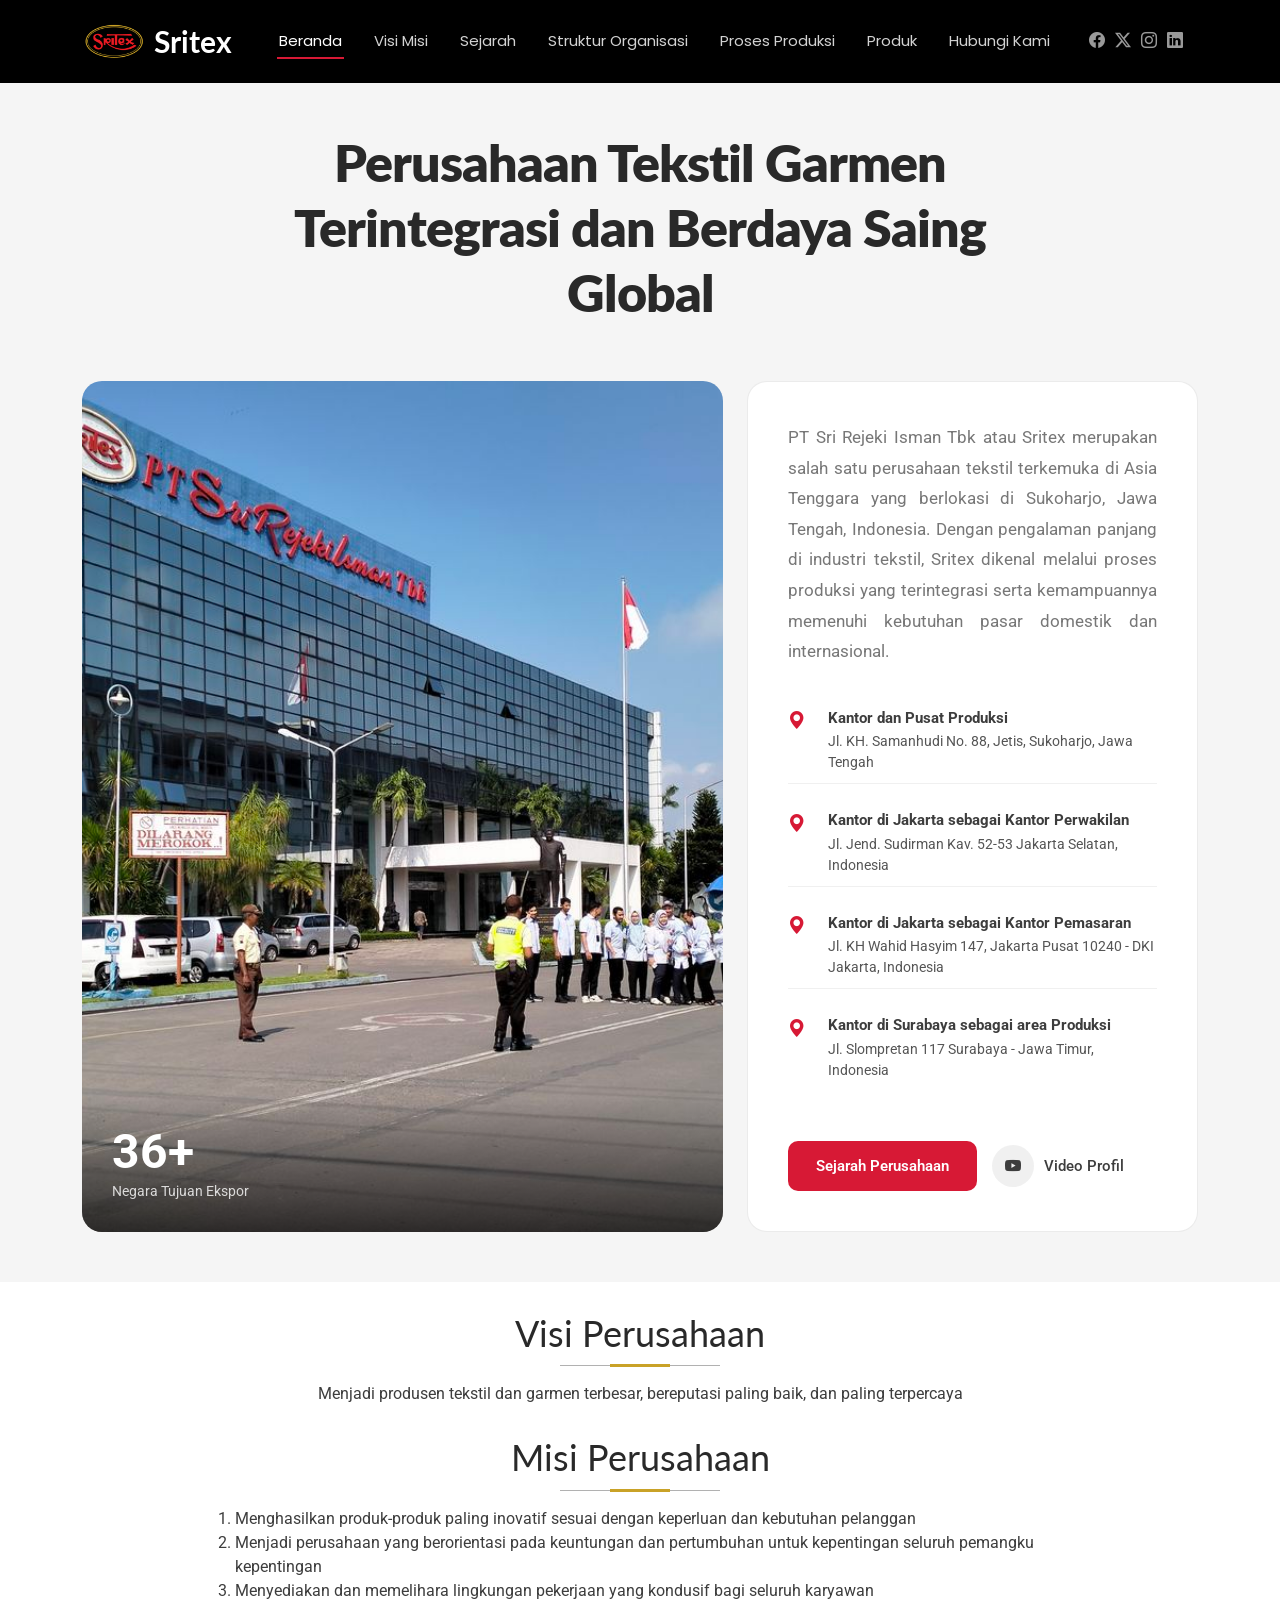
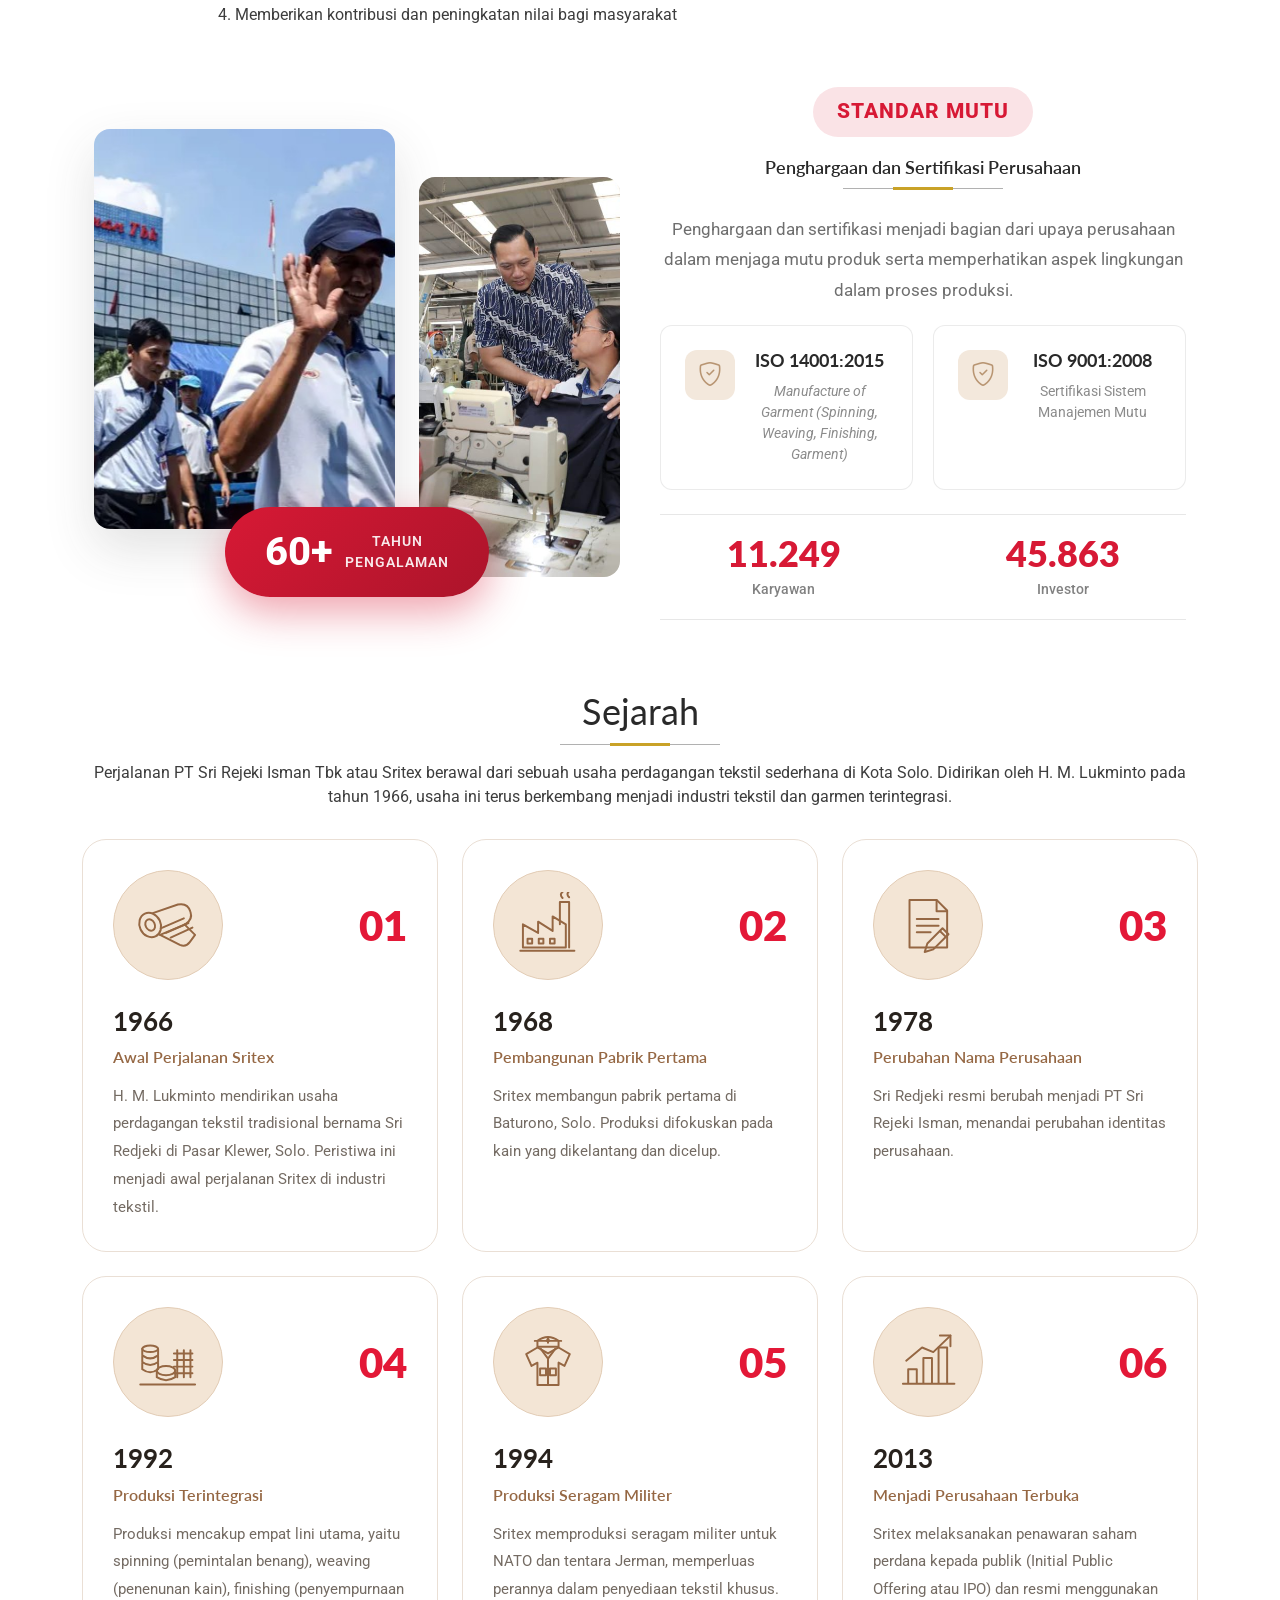
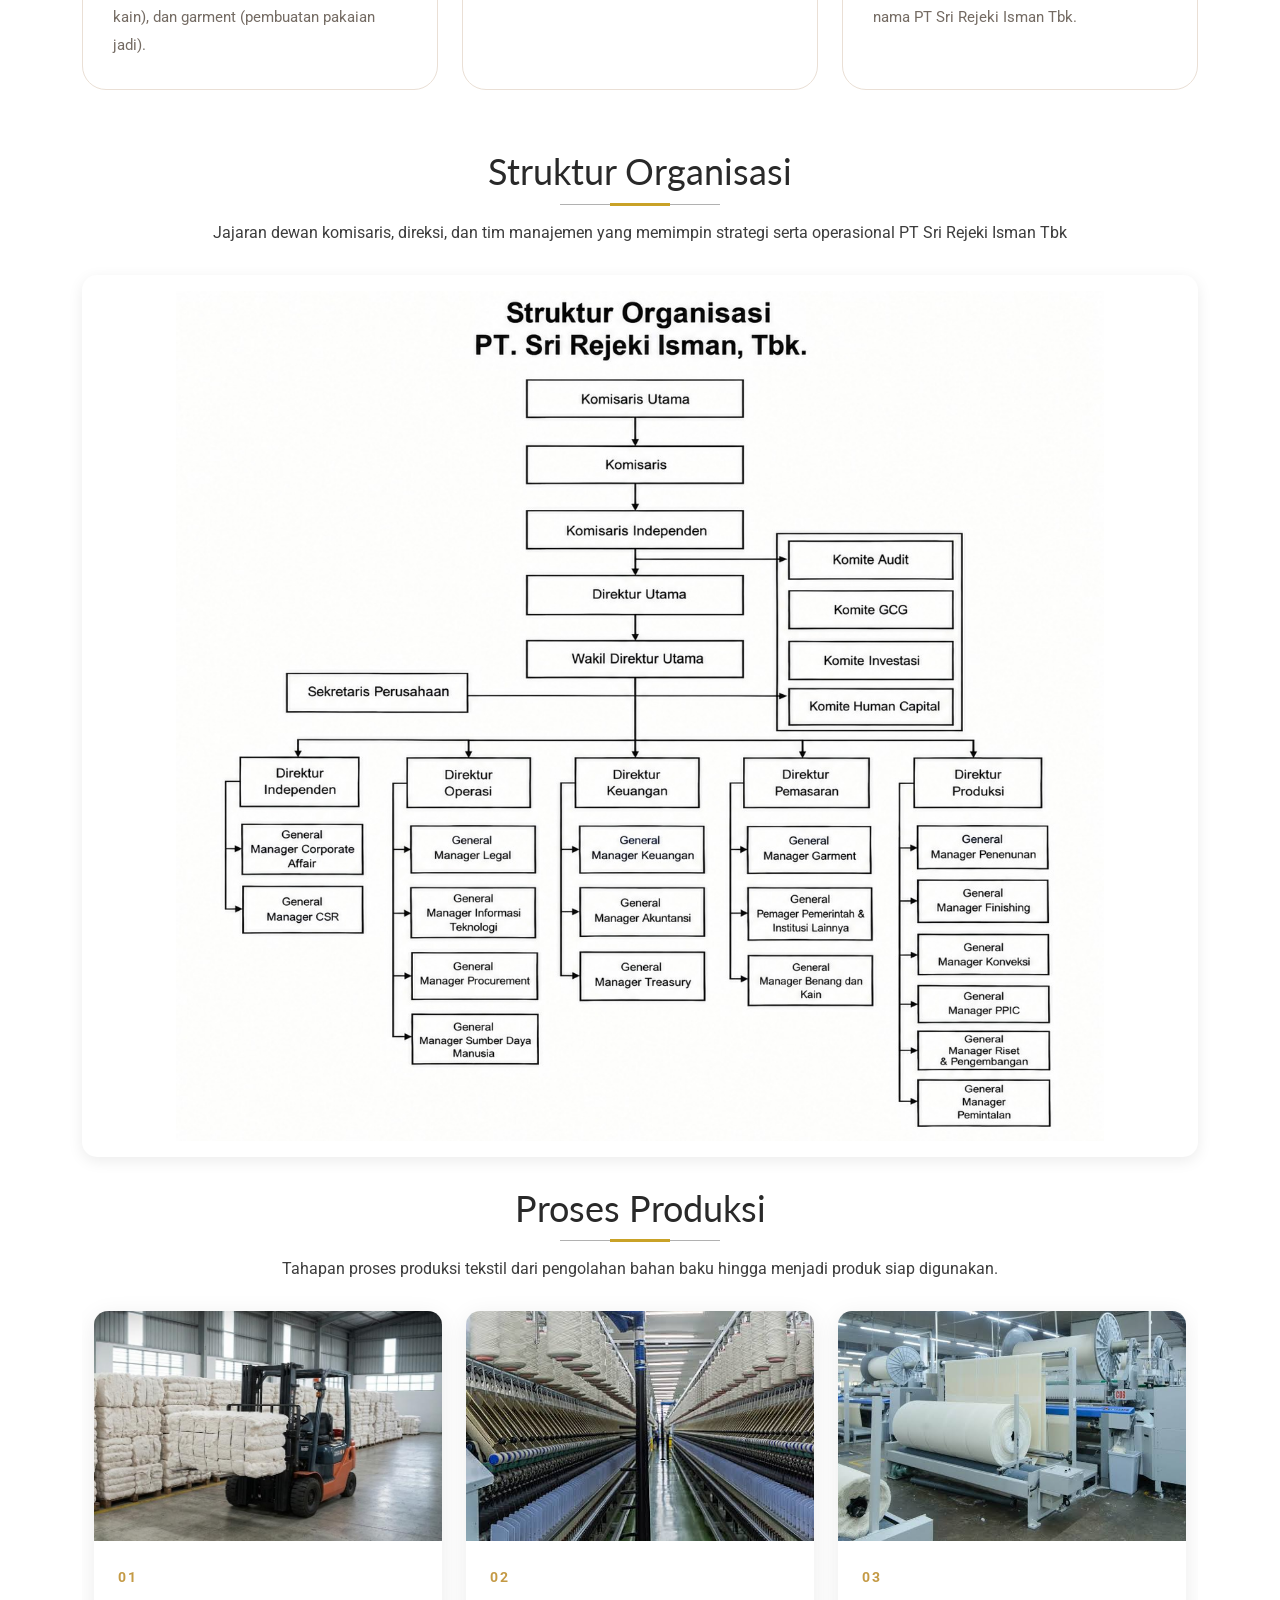
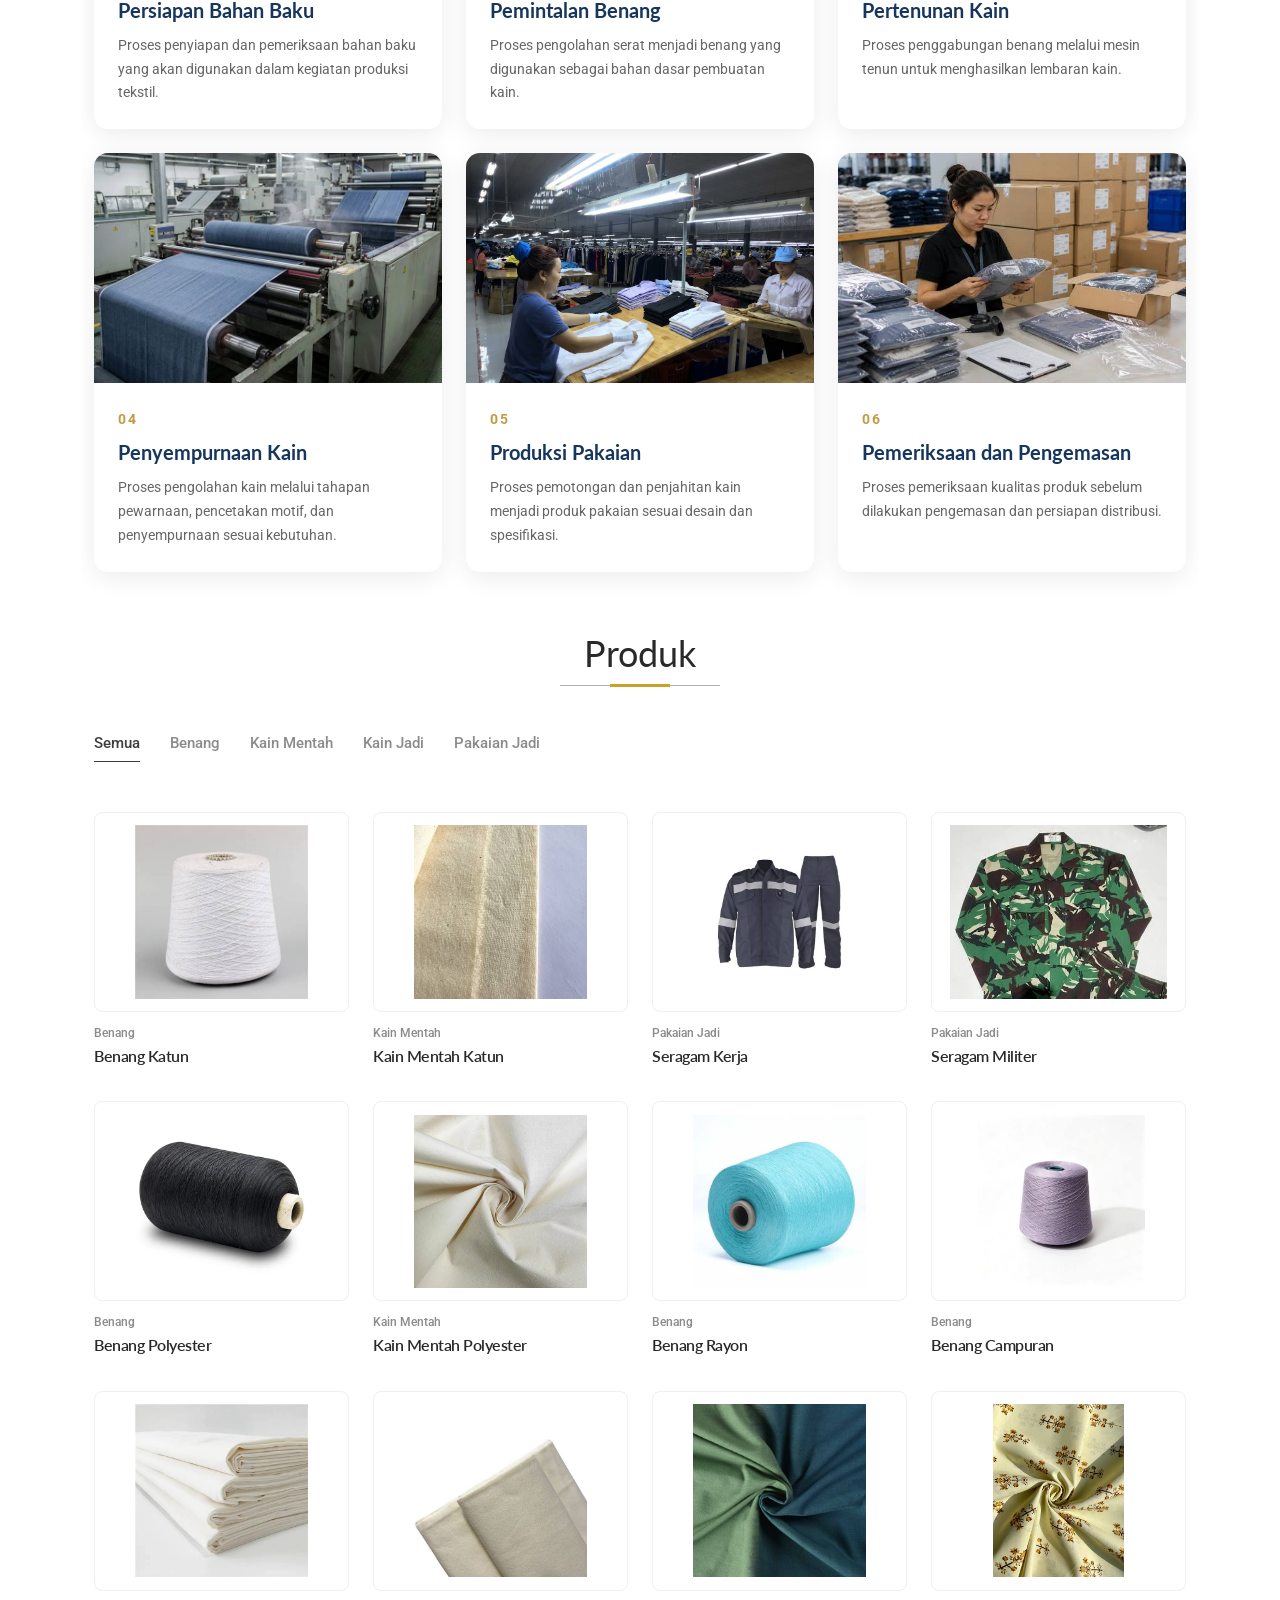
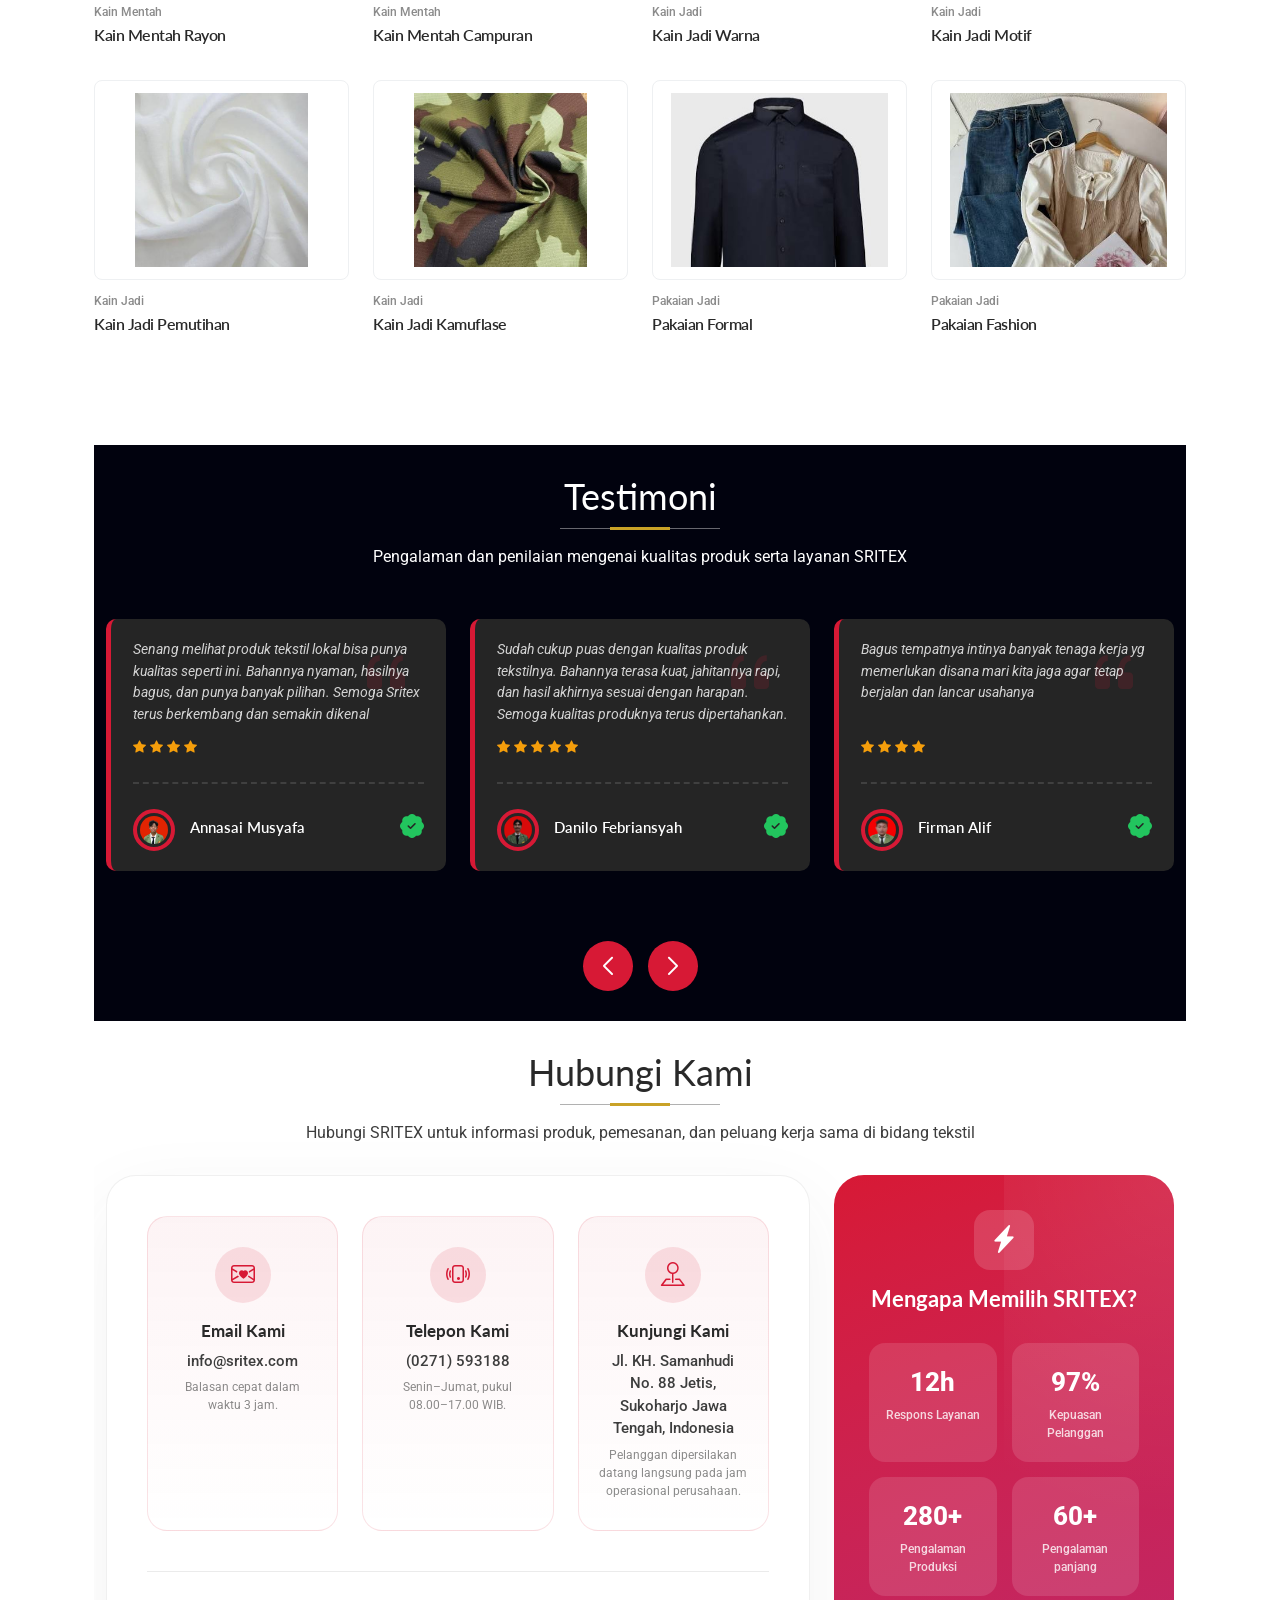
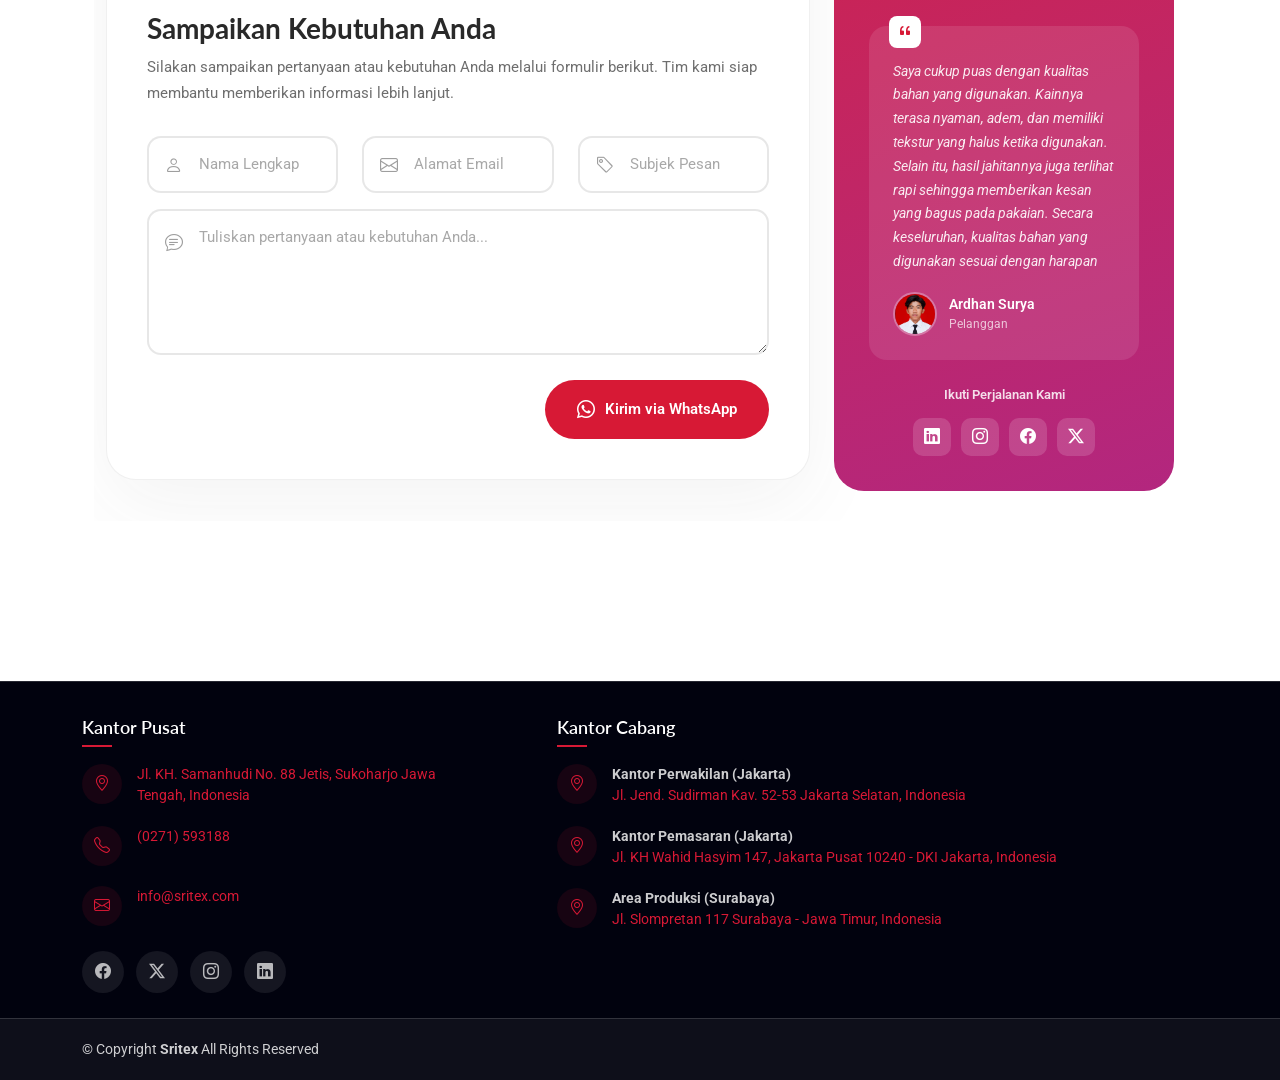
<file: index.html>
<!DOCTYPE html>
<html lang="en">

<head>
  <meta charset="utf-8">
  <meta content="width=device-width, initial-scale=1.0" name="viewport">
  <title>PT Sri Rejeki Isman Tbk | Profil Perusahaan</title>
  <meta name="description" content="">
  <meta name="keywords" content="">

  <!-- Favicons -->
  <link href="assets/img/LOGO SRITEX.png" rel="icon">
  <link href="assets/img/LOGO SRITEX.png" rel="apple-touch-icon">

  <!-- Fonts -->
  <link href="https://fonts.googleapis.com" rel="preconnect">
  <link href="https://fonts.gstatic.com" rel="preconnect" crossorigin>
  <link href="https://fonts.googleapis.com/css2?family=Roboto:ital,wght@0,100;0,300;0,400;0,500;0,700;0,900;1,100;1,300;1,400;1,500;1,700;1,900&family=Lato:ital,wght@0,100;0,300;0,400;0,700;0,900;1,100;1,300;1,400;1,700;1,900&family=Poppins:ital,wght@0,100;0,200;0,300;0,400;0,500;0,600;0,700;0,800;0,900;1,100;1,200;1,300;1,400;1,500;1,600;1,700;1,800;1,900&display=swap" rel="stylesheet">

  <!-- Vendor CSS Files -->
  <link href="assets/vendor/bootstrap/css/bootstrap.min.css" rel="stylesheet">
  <link href="assets/vendor/bootstrap-icons/bootstrap-icons.css" rel="stylesheet">
  <link href="assets/vendor/aos/aos.css" rel="stylesheet">
  <link href="assets/vendor/glightbox/css/glightbox.min.css" rel="stylesheet">
  <link href="assets/vendor/swiper/swiper-bundle.min.css" rel="stylesheet">

  <!-- Main CSS File -->
  <link href="assets/css/main.css" rel="stylesheet">

  <!-- =======================================================
  * Template Name: Creativo
  * Template URL: https://bootstrapmade.com/creativo-bootstrap-creative-agency-template/
  * Updated: Mar 23 2026 with Bootstrap v5.3.8
  * Author: BootstrapMade.com
  * License: https://bootstrapmade.com/license/
  ======================================================== -->
</head>

<body class="index-page">

  <header id="header" class="header d-flex align-items-center fixed-top">
    <div class="container position-relative d-flex align-items-center justify-content-between">

      <a href="index.html" class="logo d-flex align-items-center me-auto me-xl-0">
  <img src="assets/img/LOGO SRITEX.png" alt="Logo Sritex">
  <h1 class="sitename">Sritex</h1>
</a>

      <nav id="navmenu" class="navmenu">
        <ul>
          <li><a href="#beranda" class="active">Beranda</a></li>
          <li><a href="#visi-misi">Visi Misi</a></li>
          <li><a href="#sejarah">Sejarah</a></li>
             <li><a href="#struktur-organisasi">Struktur Organisasi</a></li>
         <li><a href="#proses-produksi">Proses Produksi</a></li>  
         <li><a href="#produk">Produk</a></li>
          <li><a href="#Kontak">Hubungi Kami</a></li>
        </ul>
        <i class="mobile-nav-toggle d-xl-none bi bi-list"></i>
      </nav>

     
<div class="header-social-links">
 <div class="social-links">
  <a href="https://www.facebook.com/sritex.indonesia/" target="_blank" rel="noopener noreferrer" aria-label="Facebook Sritex">
    <i class="bi bi-facebook"></i>
  </a>

  <a href="https://x.com/SritexIndonesia" target="_blank" rel="noopener noreferrer" aria-label="X Sritex">
    <i class="bi bi-twitter-x"></i>
  </a>

  <a href="https://www.instagram.com/sritexindonesia/" target="_blank" rel="noopener noreferrer" aria-label="Instagram Sritex">
    <i class="bi bi-instagram"></i>
  </a>

  <a href="https://www.linkedin.com/company/sritex/" target="_blank" rel="noopener noreferrer" aria-label="LinkedIn Sritex">
    <i class="bi bi-linkedin"></i>
  </a>
</div>


    </div>
  </header>

  <main class="main">

    <!-- Beranda Section -->
    <section id="beranda" class="hero section light-background">

      <div class="container">

        <div class="row">

          <div class="col-12" data-aos="fade-down">

            <div class="hero-header">
              <h1>Perusahaan Tekstil Garmen Terintegrasi dan Berdaya Saing Global <span class="highlight"></span></h1>
            </div>

          </div><!-- End Header Column -->

        </div>

        <div class="row g-4 mt-4">

          <div class="col-lg-7" data-aos="fade-up" data-aos-delay="100">

            <div class="media-block">
              <img src="assets/img/about/img1.jpg" alt="Creative Digital Solutions" class="img-fluid">
              <div class="overlay-content">
                <div class="stats-item">
                  <span class="number">36+</span>
                  <span class="label">Negara Tujuan Ekspor</span>
                </div>
              </div>
            </div>

          </div><!-- End Media Column -->

          <div class="col-lg-5" data-aos="fade-up" data-aos-delay="200">

            <div class="info-block">
              <p class="lead-text">PT Sri Rejeki Isman Tbk atau Sritex merupakan salah satu perusahaan tekstil terkemuka di Asia Tenggara yang berlokasi di Sukoharjo, Jawa Tengah, Indonesia. Dengan pengalaman panjang di industri tekstil, Sritex dikenal melalui proses produksi yang terintegrasi serta kemampuannya memenuhi kebutuhan pasar domestik dan internasional.</p>

              <ul class="feature-list">
                <li style="display: flex; align-items: flex-start; margin-bottom: 15px;">
  <a href="https://www.google.com/maps/place/PT.+Sri+Rejeki+Isman+Tbk/@-7.6928,110.8273252,346m/data=!3m2!1e3!4b1!4m6!3m5!1s0x2e7a1687a439ba9f:0xd250127b59dade69!8m2!3d-7.6928015!4d110.8280299!16s%2Fg%2F1tz274cr" target="_blank" rel="noopener noreferrer" style="color: #ce1212; margin-right: 10px; font-size: 18px; text-decoration: none;">
    <i class="bi bi-geo-alt-fill"></i>
  </a>
  <div>
    <strong>Kantor dan Pusat Produksi</strong>
    <p style="font-weight: normal; font-size: 14px; color: #555; margin: 2px 0 0 0;">
      <a href="https://www.google.com/maps/place/PT.+Sri+Rejeki+Isman+Tbk/@-7.6928,110.8273252,346m/data=!3m2!1e3!4b1!4m6!3m5!1s0x2e7a1687a439ba9f:0xd250127b59dade69!8m2!3d-7.6928015!4d110.8280299!16s%2Fg%2F1tz274cr" target="_blank" rel="noopener noreferrer" style="color: inherit; text-decoration: none;">
        Jl. KH. Samanhudi No. 88, Jetis, Sukoharjo, Jawa Tengah
      </a>
    </p>
  </div>
</li>

<li style="display: flex; align-items: flex-start; margin-bottom: 15px;">
  <a href="https://www.google.com/maps/place/Jl.+Jend.+Sudirman+kav+52-53,+RT.5%2FRW.3,+Senayan,+Kec.+Kby.+Baru,+Kota+Jakarta+Selatan,+Daerah+Khusus+Ibukota+Jakarta+12190/@-6.2247285,106.8107518,182m/data=!3m1!1e3!4m18!1m11!3m10!1s0x2e69f1513c917d01:0x7410034730367e7f!2sJl.+Jend.+Sudirman+kav+52-53,+RT.5%2FRW.3,+Senayan,+Kec.+Kby.+Baru,+Kota+Jakarta+Selatan,+Daerah+Khusus+Ibukota+Jakarta+12190!3b1!8m2!3d-6.2247181!4d106.8106879!10e5!14m1!1BCgIgAQ!16s%2Fg%2F11fpkm5pgk!3m5!1s0x2e69f1513c917d01:0x7410034730367e7f!8m2!3d-6.2247181!4d106.8106879!16s%2Fg%2F11fpkm5pgk" target="_blank" rel="noopener noreferrer" style="color: #ce1212; margin-right: 10px; font-size: 18px; text-decoration: none;">
    <i class="bi bi-geo-alt-fill"></i>
  </a>
  <div>
    <strong>Kantor di Jakarta sebagai Kantor Perwakilan</strong>
    <p style="font-weight: normal; font-size: 14px; color: #555; margin: 2px 0 0 0;">
      <a href="https://www.google.com/maps/place/Jl.+Jend.+Sudirman+kav+52-53,+RT.5%2FRW.3,+Senayan,+Kec.+Kby.+Baru,+Kota+Jakarta+Selatan,+Daerah+Khusus+Ibukota+Jakarta+12190/@-6.2247285,106.8107518,182m/data=!3m1!1e3!4m18!1m11!3m10!1s0x2e69f1513c917d01:0x7410034730367e7f!2sJl.+Jend.+Sudirman+kav+52-53,+RT.5%2FRW.3,+Senayan,+Kec.+Kby.+Baru,+Kota+Jakarta+Selatan,+Daerah+Khusus+Ibukota+Jakarta+12190!3b1!8m2!3d-6.2247181!4d106.8106879!10e5!14m1!1BCgIgAQ!16s%2Fg%2F11fpkm5pgk!3m5!1s0x2e69f1513c917d01:0x7410034730367e7f!8m2!3d-6.2247181!4d106.8106879!16s%2Fg%2F11fpkm5pgk" target="_blank" rel="noopener noreferrer" style="color: inherit; text-decoration: none;">
        Jl. Jend. Sudirman Kav. 52-53 Jakarta Selatan, Indonesia
      </a>
    </p>
  </div>
</li>

<li style="display: flex; align-items: flex-start; margin-bottom: 15px;">
  <a href="https://www.google.com/maps/place/Jl.+K.H.+Wahid+Hasyim+No.147,+RT.10,+Kb.+Kacang,+Kecamatan+Tanah+Abang,+Kota+Jakarta+Pusat,+Daerah+Khusus+Ibukota+Jakarta+10240/@-6.1874044,106.8173322,17z/data=!3m1!4b1!4m6!3m5!1s0x2e69f427dad26f2f:0xf93ef3b245a1ddee!8m2!3d-6.1874097!4d106.8199071!16s%2Fg%2F11wb1ky9gv" target="_blank" rel="noopener noreferrer" style="color: #ce1212; margin-right: 10px; font-size: 18px; text-decoration: none;">
    <i class="bi bi-geo-alt-fill"></i>
  </a>
  <div>
    <strong>Kantor di Jakarta sebagai Kantor Pemasaran</strong>
    <p style="font-weight: normal; font-size: 14px; color: #555; margin: 2px 0 0 0;">
      <a href="https://www.google.com/maps/place/Jl.+K.H.+Wahid+Hasyim+No.147,+RT.10,+Kb.+Kacang,+Kecamatan+Tanah+Abang,+Kota+Jakarta+Pusat,+Daerah+Khusus+Ibukota+Jakarta+10240/@-6.1874044,106.8173322,17z/data=!3m1!4b1!4m6!3m5!1s0x2e69f427dad26f2f:0xf93ef3b245a1ddee!8m2!3d-6.1874097!4d106.8199071!16s%2Fg%2F11wb1ky9gv" target="_blank" rel="noopener noreferrer" style="color: inherit; text-decoration: none;">
        Jl. KH Wahid Hasyim 147, Jakarta Pusat 10240 - DKI Jakarta, Indonesia
      </a>
    </p>
  </div>
</li>

<li style="display: flex; align-items: flex-start; margin-bottom: 15px;">
  <a href="https://www.google.com/maps/place/Jl.+Slompretan+No.117,+RT.003%2FRW.01,+Bongkaran,+Kec.+Pabean+Cantian,+Surabaya,+Jawa+Timur+60161/@-7.2374794,112.738287,17z/data=!4m6!3m5!1s0x2dd7f917923de5ed:0x9c36b107b22c817d!8m2!3d-7.2374847!4d112.7408619!16s%2Fg%2F11nnks_srg" target="_blank" rel="noopener noreferrer" style="color: #ce1212; margin-right: 10px; font-size: 18px; text-decoration: none;">
    <i class="bi bi-geo-alt-fill"></i>
  </a>
  <div>
    <strong>Kantor di Surabaya sebagai area Produksi</strong>
    <p style="font-weight: normal; font-size: 14px; color: #555; margin: 2px 0 0 0;">
      <a href="https://www.google.com/maps/place/Jl.+Slompretan+No.117,+RT.003%2FRW.01,+Bongkaran,+Kec.+Pabean+Cantian,+Surabaya,+Jawa+Timur+60161/@-7.2374794,112.738287,17z/data=!4m6!3m5!1s0x2dd7f917923de5ed:0x9c36b107b22c817d!8m2!3d-7.2374847!4d112.7408619!16s%2Fg%2F11nnks_srg" target="_blank" rel="noopener noreferrer" style="color: inherit; text-decoration: none;">
        Jl. Slompretan 117 Surabaya - Jawa Timur, Indonesia
      </a>
    </p>
  </div>
</li>
              </ul>

              <div class="action-row" style="display: flex; align-items: center; gap: 15px; flex-wrap: nowrap;">
  <a href="#sejarah" class="btn-get-started">Sejarah Perusahaan</a>
  <a href="https://www.youtube.com/watch?v=KuWUPqxIbQw&t=13s" target="_blank" rel="noopener noreferrer" class="btn-contact" style="margin: 0; white-space: nowrap;">
    <i class="bi bi-youtube"></i>
    <span>Video Profil</span>
  </a>
</div>
            </div>

          </div><!-- End Info Column -->

        </div>

      </div>

    </section><!-- /Hero Section -->

    <!-- Visi Misi Section -->
    <section id="visi-misi" class="about section">

      <!-- Section Title -->
      <div class="container section-title" data-aos="fade-up">
        <h2>Visi Perusahaan</h2>
        <p>Menjadi produsen tekstil dan garmen terbesar, bereputasi paling baik, dan paling terpercaya</p>

        <h2>Misi Perusahaan</h2>
        <ol style="text-align: left; max-width: 850px; margin: 0 auto; padding-left: 20px;">
          <li>Menghasilkan produk-produk paling inovatif sesuai dengan keperluan dan kebutuhan pelanggan</li>
          <li>Menjadi perusahaan yang berorientasi pada keuntungan dan pertumbuhan untuk kepentingan seluruh pemangku kepentingan</li>
          <li>Menyediakan dan memelihara lingkungan pekerjaan yang kondusif bagi seluruh karyawan</li>
          <li>Memberikan kontribusi dan peningkatan nilai bagi masyarakat</li>
        </ol>

      <div class="container" data-aos="fade-up" data-aos-delay="100">

        <div class="about-wrapper">

          <div class="image-gallery" data-aos="zoom-in" data-aos-delay="200">
            <div class="gallery-grid">
              <div class="gallery-item main-image">
                <img src="assets/img/about/about-14.jpg" alt="Professional team collaboration" class="img-fluid" loading="lazy">
              </div>
              <div class="gallery-item side-image">
                <img src="assets/img/about/about-square-12.jpg" alt="Creative workspace environment" class="img-fluid" loading="lazy">
              </div>
            </div>
            <div class="experience-badge">
              <div class="badge-inner">
                <span class="number">60+</span>
                <span class="label">TAHUN PENGALAMAN</span>
              </div>
            </div>
          </div>

          <div class="info-panel" data-aos="fade-up" data-aos-delay="300">

            <div class="panel-header">
  <span class="tagline" style="font-size: 1.3rem; font-weight: 800; padding: 0.6rem 1.5rem;">STANDAR MUTU</span>
  <h2 style="font-size: 1.1rem; font-weight: 600;">Penghargaan dan Sertifikasi Perusahaan</h2>
</div>

            <p class="description">
              Penghargaan dan sertifikasi menjadi bagian dari upaya perusahaan dalam menjaga mutu produk serta memperhatikan aspek lingkungan dalam proses produksi.
            </p>

            <div class="highlights-row">
              <div class="highlight-box" data-aos="fade-up" data-aos-delay="350">
                <div class="icon-wrap">
                  <i class="bi bi-shield-check"></i>
                </div>
                <div class="highlight-content">
                  <h4>ISO 14001:2015</h4>
                  <p><em>Manufacture of Garment (Spinning, Weaving, Finishing, Garment)</em></p>
                </div>
              </div>
              <div class="highlight-box" data-aos="fade-up" data-aos-delay="400">
                <div class="icon-wrap">
                 <i class="bi bi-shield-check"></i>
                </div>
                <div class="highlight-content">
                  <h4>ISO 9001:2008</h4>
                  <p>Sertifikasi Sistem Manajemen Mutu</p>
                </div>
              </div>
            </div>

            <div class="stats-row" data-aos="fade-up" data-aos-delay="450">
              <div class="stat-block">
                <h3>11.249</h3>
                <span>Karyawan</span>
              </div>
              <div class="stat-block">
                <h3>45.863</h3>
                <span>Investor</span>
              </div>
              </div>
            </div>

           

          </div>

        </div>

      </div>

    </section><!-- /Tentang Section -->

    
<!-- Sejarah Section -->
<section id="sejarah" class="services section history-section">

  <div class="container section-title" data-aos="fade-up">
    <h2>Sejarah</h2>
    <p>
      Perjalanan PT Sri Rejeki Isman Tbk atau Sritex berawal dari
      sebuah usaha perdagangan tekstil sederhana di Kota Solo.
      Didirikan oleh H. M. Lukminto pada tahun 1966, usaha ini terus
      berkembang menjadi industri tekstil dan garmen terintegrasi.
    </p>
  </div>

  <div class="container">
    <div class="row g-4">

      <!-- 1966 -->
      <div class="col-lg-4 col-md-6">
        <article class="service-card history-card">
          <div class="card-header">
            <div class="history-icon">
              <svg viewBox="0 0 100 100" fill="none">
                <g stroke="currentColor" stroke-width="3"
                   stroke-linecap="round" stroke-linejoin="round">
                  <ellipse cx="23" cy="50" rx="16" ry="19"
                    transform="rotate(-25 23 50)"/>
                  <ellipse cx="23" cy="50" rx="7" ry="9"
                    transform="rotate(-25 23 50)"/>
                  <path d="M27 32 65 19Q80 16 84 30Q88 42 76 49L38 65"/>
                  <path d="M38 65 68 80Q77 84 83 76L91 65 75 49"/>
                  <path d="M39 55 74 40M47 62 81 47M54 69 87 54"/>
                </g>
              </svg>
            </div>
            <span class="service-num">01</span>
          </div>
          <div class="card-body">
            <h4>1966</h4>
            <h5>Awal Perjalanan Sritex</h5>
            <p>H. M. Lukminto mendirikan usaha perdagangan tekstil tradisional bernama Sri Redjeki di Pasar Klewer, Solo. Peristiwa ini menjadi awal perjalanan Sritex di industri tekstil.</p>
          </div>
        </article>
      </div>

      <!-- 1968 -->
      <div class="col-lg-4 col-md-6">
        <article class="service-card history-card">
          <div class="card-header">
            <div class="history-icon">
              <svg viewBox="0 0 100 100" fill="none">
                <g stroke="currentColor" stroke-width="3"
                   stroke-linecap="round" stroke-linejoin="round">
                  <path d="M12 84V49L35 62V45L57 59V37L77 49V84Z"/>
                  <path d="M68 49V15H82V84"/>
                  <path d="M19 71h7v7h-7zM36 71h7v7h-7zM53 71h7v7h-7z"/>
                  <path d="M8 89H90"/>
                  <path d="M72 9q-5-5 0-9M82 8q-5-5 0-9"/>
                </g>
              </svg>
            </div>
            <span class="service-num">02</span>
          </div>
          <div class="card-body">
            <h4>1968</h4>
            <h5>Pembangunan Pabrik Pertama</h5>
            <p>Sritex membangun pabrik pertama di Baturono, Solo. Produksi difokuskan pada kain yang dikelantang dan dicelup.</p>
          </div>
        </article>
      </div>

      <!-- 1978 -->
      <div class="col-lg-4 col-md-6">
        <article class="service-card history-card">
          <div class="card-header">
            <div class="history-icon">
              <svg viewBox="0 0 100 100" fill="none">
                <g stroke="currentColor" stroke-width="3"
                   stroke-linecap="round" stroke-linejoin="round">
                  <path d="M22 12H63L79 28V84H22Z"/>
                  <path d="M63 12V29H79"/>
                  <path d="M33 41H66M33 51H66M33 61H54"/>
                  <path d="m49 78 23-23 9 9-23 23-13 4z"/>
                  <path d="m68 59 9 9"/>
                </g>
              </svg>
            </div>
            <span class="service-num">03</span>
          </div>
          <div class="card-body">
            <h4>1978</h4>
            <h5>Perubahan Nama Perusahaan</h5>
            <p>Sri Redjeki resmi berubah menjadi PT Sri Rejeki Isman, menandai perubahan identitas perusahaan.</p>
          </div>
        </article>
      </div>

      <!-- 1992 -->
      <div class="col-lg-4 col-md-6">
        <article class="service-card history-card">
          <div class="card-header">
            <div class="history-icon">
              <svg viewBox="0 0 100 100" fill="none">
                <g stroke="currentColor" stroke-width="3"
                   stroke-linecap="round" stroke-linejoin="round">
                  <ellipse cx="23" cy="30" rx="12" ry="5"/>
                  <path d="M11 30V61Q23 70 35 61V30M11 40Q23 49 35 40M11 50Q23 59 35 50"/>
                  <ellipse cx="47" cy="63" rx="14" ry="7"/>
                  <path d="M33 63V73Q47 82 61 73V63"/>
                  <path d="M59 37H87M59 47H87M59 57H87M59 67H87"/>
                  <path d="M64 32V73M74 32V73M84 32V73M8 84H91"/>
                </g>
              </svg>
            </div>
            <span class="service-num">04</span>
          </div>
          <div class="card-body">
            <h4>1992</h4>
            <h5>Produksi Terintegrasi</h5>
            <p>Produksi mencakup empat lini utama, yaitu spinning (pemintalan benang), weaving (penenunan kain), finishing (penyempurnaan kain), dan garment (pembuatan pakaian jadi).</p>
          </div>
        </article>
      </div>

      <!-- 1994 -->
      <div class="col-lg-4 col-md-6">
        <article class="service-card history-card">
          <div class="card-header">
            <div class="history-icon">
              <svg viewBox="0 0 100 100" fill="none">
                <g stroke="currentColor" stroke-width="3"
                   stroke-linecap="round" stroke-linejoin="round">
                  <path d="m34 28 16 9 16-9 17 10-8 18-9-5v34H34V51l-9 5-8-18z"/>
                  <path d="m39 30 11 15 11-15M50 45v40"/>
                  <path d="M38 60h9v10h-9zM53 60h9v10h-9z"/>
                  <path d="M34 18q16-12 32 0v9H34zM30 18h40M50 13v8"/>
                  <path d="m50 15 2 3h-4z"/>
                </g>
              </svg>
            </div>
            <span class="service-num">05</span>
          </div>
          <div class="card-body">
            <h4>1994</h4>
            <h5>Produksi Seragam Militer</h5>
            <p>Sritex memproduksi seragam militer untuk NATO dan tentara Jerman, memperluas perannya dalam penyediaan tekstil khusus.</p>
          </div>
        </article>
      </div>

      <!-- 2013 -->
      <div class="col-lg-4 col-md-6">
        <article class="service-card history-card">
          <div class="card-header">
            <div class="history-icon">
              <svg viewBox="0 0 100 100" fill="none">
                <g stroke="currentColor" stroke-width="3"
                   stroke-linecap="round" stroke-linejoin="round">
                  <path d="M12 83H90M20 83V61H33V83M43 83V44H56V83M66 83V28H79V83"/>
                  <path d="m17 48 24-20 17 7 26-25"/>
                  <path d="M68 10H84V26"/>
                </g>
              </svg>
            </div>
            <span class="service-num">06</span>
          </div>
          <div class="card-body">
            <h4>2013</h4>
            <h5>Menjadi Perusahaan Terbuka</h5>
            <p>Sritex melaksanakan penawaran saham perdana kepada publik (Initial Public Offering atau IPO) dan resmi menggunakan nama PT Sri Rejeki Isman Tbk.</p>
          </div>
        </article>
      </div>

    </div>
  </div>
</section>
<!-- /Sejarah Section -->

    
       <!-- Struktur Organisasi Section -->
    <section id="struktur-organisasi" class="team section">

      <!-- Section Title -->
      <div class="container section-title" data-aos="fade-up">
        <h2>Struktur Organisasi</h2>
        <p>Jajaran dewan komisaris, direksi, dan tim manajemen yang memimpin strategi serta operasional PT Sri Rejeki Isman Tbk</p>
      </div><!-- End Section Title -->

      <div class="container" data-aos="fade-up" data-aos-delay="100">

        <div class="row g-4 justify-content-center">

          <div class="col-12" data-aos="fade-up">
  <div class="team-card p-3 text-center" style="background: #ffffff; border-radius: 15px; box-shadow: 0 4px 15px rgba(0,0,0,0.08);">
    <img src="assets/img/STRUKTUR ORGANISASI.jpeg" alt="Struktur Organisasi PT Sri Rejeki Isman Tbk" class="img-fluid" style="width: 100%; max-height: 850px; object-fit: contain; border-radius: 10px;">

  </div>
</div>
</div>     
<!-- Process Production Section -->
<section id="proses-produksi" class="services section">

  <!-- Section Title -->
  <div class="container section-title" data-aos="fade-up">
    <h2>Proses Produksi</h2>
    <p>Tahapan proses produksi tekstil dari pengolahan bahan baku hingga menjadi produk siap digunakan.</p>
  </div>

  <div class="container">
    <div class="row gy-4">

      <!-- Tahap 1 -->
      <div class="col-lg-4 col-md-6" data-aos="fade-up">
        <div class="process-card">
          <div class="process-image">
            <img src="assets/img/persiapan bahan baku(1).jpeg" alt="Persiapan Bahan Baku">
          </div>
          <div class="process-content">
            <span class="process-number">01</span>
            <h3>Persiapan Bahan Baku</h3>
            <p>Proses penyiapan dan pemeriksaan bahan baku yang akan digunakan dalam kegiatan produksi tekstil.</p>
          </div>
        </div>
      </div>

      <!-- Tahap 2 -->
      <div class="col-lg-4 col-md-6" data-aos="fade-up" data-aos-delay="100">
        <div class="process-card">
          <div class="process-image">
            <img src="assets/img/pemintalan benang 1.jpeg" alt="Pemintalan Benang">
          </div>
          <div class="process-content">
            <span class="process-number">02</span>
            <h3>Pemintalan Benang</h3>
            <p>Proses pengolahan serat menjadi benang yang digunakan sebagai bahan dasar pembuatan kain.</p>
          </div>
        </div>
      </div>

      <!-- Tahap 3 -->
      <div class="col-lg-4 col-md-6" data-aos="fade-up" data-aos-delay="200">
        <div class="process-card">
          <div class="process-image">
            <img src="assets/img/pertenunan kaun.jpeg" alt="Pertenunan Kain">
          </div>
          <div class="process-content">
            <span class="process-number">03</span>
            <h3>Pertenunan Kain</h3>
            <p>Proses penggabungan benang melalui mesin tenun untuk menghasilkan lembaran kain.</p>
          </div>
        </div>
      </div>

      <!-- Tahap 4 -->
      <div class="col-lg-4 col-md-6" data-aos="fade-up">
        <div class="process-card">
          <div class="process-image">
            <img src="assets/img/penyempurnaan kain 1(1).jpeg" alt="Penyempurnaan Kain">
          </div>
          <div class="process-content">
            <span class="process-number">04</span>
            <h3>Penyempurnaan Kain</h3>
            <p>Proses pengolahan kain melalui tahapan pewarnaan, pencetakan motif, dan penyempurnaan sesuai kebutuhan.</p>
          </div>
        </div>
      </div>

      <!-- Tahap 5 -->
      <div class="col-lg-4 col-md-6" data-aos="fade-up" data-aos-delay="100">
        <div class="process-card">
          <div class="process-image">
            <img src="assets/img/produksi kain.jpeg" alt="Produksi Pakaian">
          </div>
          <div class="process-content">
            <span class="process-number">05</span>
            <h3>Produksi Pakaian</h3>
            <p>Proses pemotongan dan penjahitan kain menjadi produk pakaian sesuai desain dan spesifikasi.</p>
          </div>
        </div>
      </div>

      <!-- Tahap 6 -->
      <div class="col-lg-4 col-md-6" data-aos="fade-up" data-aos-delay="200">
        <div class="process-card">
          <div class="process-image">
            <img src="assets/img/pemeriksaan dan pengemasan.jpeg" alt="Pemeriksaan dan Pengemasan">
          </div>
          <div class="process-content">
            <span class="process-number">06</span>
            <h3>Pemeriksaan dan Pengemasan</h3>
            <p>Proses pemeriksaan kualitas produk sebelum dilakukan pengemasan dan persiapan distribusi.</p>
          </div>
        </div>
      </div>

    </div>
  </div>
</section>
<!-- /Process Production Section -->

    <!-- Produk Section -->
    <section id="produk" class="portfolio section">

      <!-- Section Title -->
      <div class="container section-title" data-aos="fade-up">
        <h2>Produk</h2>
        
      </div><!-- End Section Title -->

      <div class="container">

        <div class="isotope-layout" data-default-filter="*" data-layout="masonry" data-sort="original-order">

          <div class="filter-header" data-aos="fade-up" data-aos-delay="100">
           <ul class="portfolio-filters isotope-filters">
  <li data-filter="*" class="filter-active">Semua</li>
  <li data-filter=".filter-web">Benang</li>
  <li data-filter=".filter-branding">Kain Mentah</li>
  <li data-filter=".filter-kain-jadi">Kain Jadi</li>
  <li data-filter=".filter-campaign">Pakaian Jadi</li>
</ul>
          </div><!-- End Filter Header -->

          <div class="row g-4 isotope-container" data-aos="fade-up" data-aos-delay="200">

            <div class="col-lg-6 col-md-6 portfolio-item isotope-item filter-web">
              <div class="portfolio-card">
                <div class="portfolio-image">
                  <img src="assets/img/portfolio/BENANG KATUN.jpg" class="img-fluid" alt="" loading="lazy">
                  <div class="portfolio-overlay">
                    <div class="overlay-actions">
                      <a href="assets/img/portfolio/BENANG KATUN.jpg" title="Benang Katun" data-gallery="portfolio-gallery-web" class="glightbox action-btn"><i class="bi bi-arrows-fullscreen"></i></a>
                      <a href="terms.html#benang-katun" title="Detail Produk" class="action-btn"><i class="bi bi-arrow-right"></i></a>
                    </div>
                  </div>
                </div>
                <div class="portfolio-content">
                  <span class="portfolio-category">Benang</span>
                  <h4 class="portfolio-title">Benang Katun</h4>
                </div>
              </div>
            </div><!-- End Portfolio Item -->

            <div class="col-lg-6 col-md-6 portfolio-item isotope-item filter-branding">
              <div class="portfolio-card">
                <div class="portfolio-image">
                  <img src="assets/img/portfolio/KAIN MENTAH KATUN.jpg" class="img-fluid" alt="" loading="lazy">
                  <div class="portfolio-overlay">
                    <div class="overlay-actions">
                      <a href="assets/img/portfolio/KAIN MENTAH KATUN.jpg" title="Kain Mentah Katun" data-gallery="portfolio-gallery-branding" class="glightbox action-btn"><i class="bi bi-arrows-fullscreen"></i></a>
                      <a href="terms.html#kain-mentah-katun" title="Detail Produk" class="action-btn"><i class="bi bi-arrow-right"></i></a>
                    </div>
                  </div>
                </div>
                <div class="portfolio-content">
                  <span class="portfolio-category">Kain Mentah</span>
                  <h4 class="portfolio-title">Kain Mentah Katun</h4>
                </div>
              </div>
            </div><!-- End Portfolio Item -->

           <!-- Seragam Kerja -->
<div class="col-lg-6 col-md-6 portfolio-item isotope-item filter-campaign">
  <div class="portfolio-card">
    <div class="portfolio-image">
      <img src="assets/img/portfolio/SERAGAM KERJA.jpg" class="img-fluid" alt="" loading="lazy">
      <div class="portfolio-overlay">
        <div class="overlay-actions">
          <a href="assets/img/portfolio/SERAGAM KERJA.jpg" title="Seragam Kerja" data-gallery="portfolio-gallery-campaign" class="glightbox action-btn"><i class="bi bi-arrows-fullscreen"></i></a>
          <a href="terms.html#seragam-kerja" title="Detail Produk" class="action-btn"><i class="bi bi-arrow-right"></i></a>
        </div>
      </div>
    </div>
    <div class="portfolio-content">
      <span class="portfolio-category">Pakaian Jadi</span>
      <h4 class="portfolio-title">Seragam Kerja</h4>
    </div>
  </div>
</div><!-- End Portfolio Item -->

<!-- Seragam Militer -->
<div class="col-lg-6 col-md-6 portfolio-item isotope-item filter-campaign">
  <div class="portfolio-card">
    <div class="portfolio-image">
      <img src="assets/img/portfolio/SERAGAM MILITER.jpg" class="img-fluid" alt="" loading="lazy">
      <div class="portfolio-overlay">
        <div class="overlay-actions">
          <a href="assets/img/portfolio/SERAGAM MILITER.jpg" title="Seragam Militer" data-gallery="portfolio-gallery-campaign" class="glightbox action-btn"><i class="bi bi-arrows-fullscreen"></i></a>
          <a href="terms.html#seragam-militer" title="Detail Produk" class="action-btn"><i class="bi bi-arrow-right"></i></a>
        </div>
      </div>
    </div>
    <div class="portfolio-content">
      <span class="portfolio-category">Pakaian Jadi</span>
      <h4 class="portfolio-title">Seragam Militer</h4>
    </div>
  </div>
</div><!-- End Portfolio Item -->
           

            <div class="col-lg-6 col-md-6 portfolio-item isotope-item filter-web">
              <div class="portfolio-card">
                <div class="portfolio-image">
                  <img src="assets/img/portfolio/BENANG POLIESTER.webp" class="img-fluid" alt="" loading="lazy">
                  <div class="portfolio-overlay">
                    <div class="overlay-actions">
                      <a href="assets/img/portfolio/BENANG POLIESTER.webp" title="Benang Polyester" data-gallery="portfolio-gallery-web" class="glightbox action-btn"><i class="bi bi-arrows-fullscreen"></i></a>
                      <a href="terms.html#benang-polyester" title="Detail Produk" class="action-btn"><i class="bi bi-arrow-right"></i></a>
                    </div>
                  </div>
                </div>
                <div class="portfolio-content">
                  <span class="portfolio-category">Benang</span>
                  <h4 class="portfolio-title">Benang Polyester</h4>
                </div>
              </div>
            </div><!-- End Portfolio Item -->

            <div class="col-lg-6 col-md-6 portfolio-item isotope-item filter-branding">
              <div class="portfolio-card">
                <div class="portfolio-image">
                  <img src="assets/img/portfolio/KAIN MENTAH POLYSTER.jpg" class="img-fluid" alt="" loading="lazy">
                  <div class="portfolio-overlay">
                    <div class="overlay-actions">
                      <a href="assets/img/portfolio/KAIN MENTAH POLYSTER.jpg" title="Kain Mentah Polyester" data-gallery="portfolio-gallery-branding" class="glightbox action-btn"><i class="bi bi-arrows-fullscreen"></i></a>
                      <a href="terms.html#kain-mentah-polyester" title="Detail Produk" class="action-btn"><i class="bi bi-arrow-right"></i></a>
                    </div>
                  </div>
                </div>
                <div class="portfolio-content">
                  <span class="portfolio-category">Kain Mentah</span>
                  <h4 class="portfolio-title">Kain Mentah Polyester</h4>
                </div>
              </div>
            </div><!-- End Portfolio Item -->


<!-- BENANG 3 -->
<div class="col-lg-6 col-md-6 portfolio-item isotope-item filter-web">
  <div class="portfolio-card">
    <div class="portfolio-image">
      <img src="assets/img/portfolio/BENANG RAYON.jpg" class="img-fluid" alt="">
      <div class="portfolio-overlay">
        <div class="overlay-actions">
          <a href="assets/img/portfolio/BENANG RAYON.jpg" title="Benang Rayon" data-gallery="portfolio-gallery-web" class="glightbox action-btn"><i class="bi bi-arrows-fullscreen"></i></a>
         <a href="terms.html#benang-rayon" title="Detail Produk" class="action-btn"><i class="bi bi-arrow-right"></i></a>
        </div>
      </div>
    </div>
    <div class="portfolio-content">
      <span class="portfolio-category">Benang</span>
      <h4 class="portfolio-title">Benang Rayon</h4>
    </div>
  </div>
</div><!-- End Portfolio Item -->

<!-- BENANG 4 -->
<div class="col-lg-6 col-md-6 portfolio-item isotope-item filter-web">
  <div class="portfolio-card">
    <div class="portfolio-image">
      <img src="assets/img/portfolio/BENANG CAMPURAN.jpg" class="img-fluid" alt="">
      <div class="portfolio-overlay">
        <div class="overlay-actions">
          <a href="assets/img/portfolio/BENANG CAMPURAN.jpg" title="Benang Campuran" data-gallery="portfolio-gallery-web" class="glightbox action-btn"><i class="bi bi-arrows-fullscreen"></i></a>
         <a href="terms.html#benang-campuran" title="Detail Produk" class="action-btn"><i class="bi bi-arrow-right"></i></a>
        </div>
      </div>
    </div>
    <div class="portfolio-content">
      <span class="portfolio-category">Benang</span>
      <h4 class="portfolio-title">Benang Campuran</h4>
    </div>
  </div>
</div><!-- End Portfolio Item -->

<!-- KAIN MENTAH 3 -->
<div class="col-lg-6 col-md-6 portfolio-item isotope-item filter-branding">
  <div class="portfolio-card">
    <div class="portfolio-image">
      <img src="assets/img/portfolio/KAIN MENTAH RAYON.jpg" class="img-fluid" alt="">
      <div class="portfolio-overlay">
        <div class="overlay-actions">
          <a href="assets/img/portfolio/KAIN MENTAH RAYON.jpg" title="Kain Mentah Rayon" data-gallery="portfolio-gallery-branding" class="glightbox action-btn"><i class="bi bi-arrows-fullscreen"></i></a>
        <a href="terms.html#kain-mentah-rayon" title="Detail Produk" class="action-btn"><i class="bi bi-arrow-right"></i></a>
        </div>
      </div>
    </div>
    <div class="portfolio-content">
      <span class="portfolio-category">Kain Mentah</span>
      <h4 class="portfolio-title">Kain Mentah Rayon</h4>
    </div>
  </div>
</div><!-- End Portfolio Item -->

<!-- KAIN MENTAH 4 -->
<div class="col-lg-6 col-md-6 portfolio-item isotope-item filter-branding">
  <div class="portfolio-card">
    <div class="portfolio-image">
      <img src="assets/img/portfolio/KAIN MENTAH CAMPURAN.jpg" class="img-fluid" alt="">
      <div class="portfolio-overlay">
        <div class="overlay-actions">
          <a href="assets/img/portfolio/KAIN MENTAH CAMPURAN.jpg" title="Kain Mentah Campuran" data-gallery="portfolio-gallery-branding" class="glightbox action-btn"><i class="bi bi-arrows-fullscreen"></i></a>
        <a href="terms.html#kain-mentah-campuran" title="Detail Produk" class="action-btn"><i class="bi bi-arrow-right"></i></a>
        </div>
      </div>
    </div>
    <div class="portfolio-content">
      <span class="portfolio-category">Kain Mentah</span>
      <h4 class="portfolio-title">Kain Mentah Campuran</h4>
    </div>
  </div>
</div><!-- End Portfolio Item -->

<!-- KAIN JADI 1 -->
<div class="col-lg-6 col-md-6 portfolio-item isotope-item filter-kain-jadi">
  <div class="portfolio-card">
    <div class="portfolio-image">
      <img src="assets/img/portfolio/KAIN JADI WARNA.jpg" class="img-fluid" alt="">
      <div class="portfolio-overlay">
        <div class="overlay-actions">
          <a href="assets/img/portfolio/KAIN JADI WARNA.jpg" title="Kain Jadi Warna" data-gallery="portfolio-gallery-kain-jadi" class="glightbox action-btn"><i class="bi bi-arrows-fullscreen"></i></a>
       <a href="terms.html#kain-jadi-warna" title="Detail Produk" class="action-btn"><i class="bi bi-arrow-right"></i></a>
        </div>
      </div>
    </div>
    <div class="portfolio-content">
      <span class="portfolio-category">Kain Jadi</span>
      <h4 class="portfolio-title">Kain Jadi Warna</h4>
    </div>
  </div>
</div><!-- End Portfolio Item -->

<!-- KAIN JADI 2 -->
<div class="col-lg-6 col-md-6 portfolio-item isotope-item filter-kain-jadi">
  <div class="portfolio-card">
    <div class="portfolio-image">
      <img src="assets/img/portfolio/KAIN JADI MOTIF.jpg" class="img-fluid" alt="">
      <div class="portfolio-overlay">
        <div class="overlay-actions">
          <a href="assets/img/portfolio/KAIN JADI MOTIF.jpg" title="Kain Jadi Motif" data-gallery="portfolio-gallery-kain-jadi" class="glightbox action-btn"><i class="bi bi-arrows-fullscreen"></i></a>
        <a href="terms.html#kain-jadi-motif" title="Detail Produk" class="action-btn"><i class="bi bi-arrow-right"></i></a>
        </div>
      </div>
    </div>
    <div class="portfolio-content">
      <span class="portfolio-category">Kain Jadi</span>
      <h4 class="portfolio-title">Kain Jadi Motif</h4>
    </div>
  </div>
</div><!-- End Portfolio Item -->

<!-- KAIN JADI 3 -->
<div class="col-lg-6 col-md-6 portfolio-item isotope-item filter-kain-jadi">
  <div class="portfolio-card">
    <div class="portfolio-image">
      <img src="assets/img/portfolio/KAIN JADI PEMUTIHAN.jpg" class="img-fluid" alt="">
      <div class="portfolio-overlay">
        <div class="overlay-actions">
          <a href="assets/img/portfolio/KAIN JADI PEMUTIHAN.jpg" title="Kain Jadi Pemutihan" data-gallery="portfolio-gallery-kain-jadi" class="glightbox action-btn"><i class="bi bi-arrows-fullscreen"></i></a>
        <a href="terms.html#kain-jadi-pemutihan" title="Detail Produk" class="action-btn"><i class="bi bi-arrow-right"></i></a>
        </div>
      </div>
    </div>
    <div class="portfolio-content">
      <span class="portfolio-category">Kain Jadi</span>
      <h4 class="portfolio-title">Kain Jadi Pemutihan</h4>
    </div>
  </div>
</div><!-- End Portfolio Item -->

<!-- KAIN JADI 4 -->
<div class="col-lg-6 col-md-6 portfolio-item isotope-item filter-kain-jadi">
  <div class="portfolio-card">
    <div class="portfolio-image">
      <img src="assets/img/portfolio/KAIN JADI KAMUFLASE.jpg" class="img-fluid" alt="">
      <div class="portfolio-overlay">
        <div class="overlay-actions">
          <a href="assets/img/portfolio/KAIN JADI KAMUFLASE.jpg" title="Kain Jadi Kamuflase" data-gallery="portfolio-gallery-kain-jadi" class="glightbox action-btn"><i class="bi bi-arrows-fullscreen"></i></a>
        <a href="terms.html#kain-jadi-kamuflase" title="Detail Produk" class="action-btn"><i class="bi bi-arrow-right"></i></a>
        </div>
      </div>
    </div>
    <div class="portfolio-content">
      <span class="portfolio-category">Kain Jadi</span>
      <h4 class="portfolio-title">Kain Jadi Kamuflase</h4>
    </div>
  </div>
</div><!-- End Portfolio Item -->

<!-- PAKAIAN JADI 3 -->
<div class="col-lg-6 col-md-6 portfolio-item isotope-item filter-campaign">
  <div class="portfolio-card">
    <div class="portfolio-image">
      <img src="assets/img/portfolio/PAKAIAN FORMAL.jpg" class="img-fluid" alt="">
      <div class="portfolio-overlay">
        <div class="overlay-actions">
          <a href="assets/img/portfolio/PAKAIAN FORMAL.jpg" title="Pakaian Formal" data-gallery="portfolio-gallery-campaign" class="glightbox action-btn"><i class="bi bi-arrows-fullscreen"></i></a>
       <a href="terms.html#pakaian-formal" title="Detail Produk" class="action-btn"><i class="bi bi-arrow-right"></i></a>
        </div>
      </div>
    </div>
    <div class="portfolio-content">
      <span class="portfolio-category">Pakaian Jadi</span>
      <h4 class="portfolio-title">Pakaian Formal</h4>
    </div>
  </div>
</div><!-- End Portfolio Item -->

<!-- PAKAIAN JADI 4 -->
<div class="col-lg-6 col-md-6 portfolio-item isotope-item filter-campaign">
  <div class="portfolio-card">
    <div class="portfolio-image">
      <img src="assets/img/portfolio/PAKAIAN FASHION.jpg" class="img-fluid" alt="">
      <div class="portfolio-overlay">
        <div class="overlay-actions">
          <a href="assets/img/portfolio/PAKAIAN FASHION.jpg" title="Pakaian Fashion" data-gallery="portfolio-gallery-campaign" class="glightbox action-btn"><i class="bi bi-arrows-fullscreen"></i></a>
       <a href="terms.html#pakaian-fashion" title="Detail Produk" class="action-btn"><i class="bi bi-arrow-right"></i></a>
        </div>
      </div>
    </div>
    <div class="portfolio-content">
      <span class="portfolio-category">Pakaian Jadi</span>
      <h4 class="portfolio-title">Pakaian Fashion</h4>
    </div>
  </div>
</div><!-- End Portfolio Item -->

            

          </div><!-- End Portfolio Container -->

    <!-- Testimoni Section -->
<section id="testimoni" class="testimonials section dark-background">

  <!-- Section Title -->
  <div class="container section-title" data-aos="fade-up">
    <h2>Testimoni</h2>
    <p>Pengalaman dan penilaian mengenai kualitas produk serta layanan SRITEX</p>
  </div><!-- End Section Title -->

  <div class="container" data-aos="fade-up" data-aos-delay="100">

    <div class="testimonials-slider swiper init-swiper">
      <script type="application/json" class="swiper-config">
  {
    "loop": true,
    "speed": 600,
    "autoplay": false,
    "slidesPerView": 1,
    "spaceBetween": 20,
    "navigation": {
      "nextEl": ".swiper-button-next",
      "prevEl": ".swiper-button-prev"
    },
    "breakpoints": {
      "768": {
        "slidesPerView": 2,
        "spaceBetween": 20
      },
      "1200": {
        "slidesPerView": 3,
        "spaceBetween": 24
      }
    }
  }
</script>
      <div class="swiper-wrapper">

        <!-- Testimoni 1 -->
        <div class="swiper-slide">
          <div class="testimonial-item" data-aos="fade-up" data-aos-delay="100">
            <div class="testimonial-quote">
              <i class="bi bi-quote"></i>
            </div>
            <p class="testimonial-text">Senang melihat produk tekstil lokal bisa punya kualitas seperti ini. Bahannya nyaman, hasilnya bagus, dan punya banyak pilihan. Semoga Sritex terus berkembang dan semakin dikenal</p>
            <div class="stars-rating">
              <i class="bi bi-star-fill"></i>
              <i class="bi bi-star-fill"></i>
              <i class="bi bi-star-fill"></i>
              <i class="bi bi-star-fill"></i>
                      </div>
            <div class="testimonial-author">
              <div class="author-image">
                <img src="assets/img/person/orang4.png" alt="Profile Image">
              </div>
              <div class="author-details">
                <h4>Annasai Musyafa</h4>
              
              </div>
              <div class="verified-icon">
                <i class="bi bi-patch-check-fill"></i>
              </div>
            </div>
          </div>
        </div><!-- End testimonial item -->

        <!-- Testimoni 2 -->
        <div class="swiper-slide">
          <div class="testimonial-item" data-aos="fade-up" data-aos-delay="200">
            <div class="testimonial-quote">
              <i class="bi bi-quote"></i>
            </div>
            <p class="testimonial-text">Sudah cukup puas dengan kualitas produk tekstilnya. Bahannya terasa kuat, jahitannya rapi, dan hasil akhirnya sesuai dengan harapan. Semoga kualitas produknya terus dipertahankan.</p>
            <div class="stars-rating">
              <i class="bi bi-star-fill"></i>
              <i class="bi bi-star-fill"></i>
              <i class="bi bi-star-fill"></i>
              <i class="bi bi-star-fill"></i>
              <i class="bi bi-star-fill"></i>
            </div>
            <div class="testimonial-author">
              <div class="author-image">
                <img src="assets/img/person/orang3.png" alt="Profile Image">
              </div>
              <div class="author-details">
                <h4>Danilo Febriansyah</h4>
                
              </div>
              <div class="verified-icon">
                <i class="bi bi-patch-check-fill"></i>
              </div>
            </div>
          </div>
        </div><!-- End testimonial item -->

        <!-- Testimoni 3 -->
        <div class="swiper-slide">
          <div class="testimonial-item" data-aos="fade-up" data-aos-delay="300">
            <div class="testimonial-quote">
              <i class="bi bi-quote"></i>
            </div>
            <p class="testimonial-text">Bagus tempatnya intinya banyak tenaga kerja yg memerlukan disana mari kita jaga agar tetap berjalan dan lancar usahanya</p>
            <div class="stars-rating">
              <i class="bi bi-star-fill"></i>
              <i class="bi bi-star-fill"></i>
              <i class="bi bi-star-fill"></i>
              <i class="bi bi-star-fill"></i>
            </div>
            <div class="testimonial-author">
              <div class="author-image">
                <img src="assets/img/person/orang2.png" alt="Profile Image">
              </div>
              <div class="author-details">
                <h4>Firman Alif</h4>
                
              </div>
              <div class="verified-icon">
                <i class="bi bi-patch-check-fill"></i>
              </div>
            </div>
          </div>
        </div><!-- End testimonial item -->

        <!-- Testimoni 4 -->
        <div class="swiper-slide">
          <div class="testimonial-item" data-aos="fade-up" data-aos-delay="100">
            <div class="testimonial-quote">
              <i class="bi bi-quote"></i>
            </div>
            <p class="testimonial-text">Udah pernah pakai produknya dan sejauh ini puas banget. Bahannya bagus, nyaman dipakai, dan kualitasnya juga terasa. Semoga Sritex terus bisa menghasilkan produk sebagus ini</p>
            <div class="stars-rating">
              <i class="bi bi-star-fill"></i>
              <i class="bi bi-star-fill"></i>
              <i class="bi bi-star-fill"></i>
              <i class="bi bi-star-fill"></i>
              <i class="bi bi-star-fill"></i>
            </div>
            <div class="testimonial-author">
              <div class="author-image">
                <img src="assets/img/person/orang1.png" alt="Profile Image">
              </div>
              <div class="author-details">
                <h4>Hasbi Assidqi</h4>
               
              </div>
              <div class="verified-icon">
                <i class="bi bi-patch-check-fill"></i>
              </div>
            </div>
          </div>
        </div><!-- End testimonial item -->

        <!-- 
     
        <!-- Testimoni 11 -->
        <div class="swiper-slide">
          <div class="testimonial-item" data-aos="fade-up" data-aos-delay="300">
            <div class="testimonial-quote">
              <i class="bi bi-quote"></i>
            </div>
            <p class="testimonial-text">Menurut saya kualitas produknya sudah bagus. Bahannya kuat dan hasil kainnya rapi. Semoga ke depannya pilihan produk dan pelayanannya semakin baik lagi</p>
            <div class="stars-rating">
              <i class="bi bi-star-fill"></i>
              <i class="bi bi-star-fill"></i>
              <i class="bi bi-star-fill"></i>
              <i class="bi bi-star-fill"></i>
              <i class="bi bi-star-fill"></i>
            </div>
            <div class="testimonial-author">
              <div class="author-image">
                <img src="assets/img/person/orang5.png" alt="Profile Image">
              </div>
              <div class="author-details">
                <h4>Kholidin</h4>
               
              </div>
              <div class="verified-icon">
                <i class="bi bi-patch-check-fill"></i>
              </div>
            </div>
          </div>
        </div><!-- End testimonial item -->

      </div>

      <div class="swiper-navigation-wrapper">
        <div class="swiper-button-prev"></div>
        <div class="swiper-button-next"></div>
      </div>
    </div>

  </div>

    </section><!-- /Testimoni Section -->

   
    <!-- Kontak Section -->
    <section id="Kontak" class="contact section">

      <!-- Section Title -->
      <div class="container section-title" data-aos="fade-up">
        <h2>Hubungi Kami</h2>
        <p>Hubungi SRITEX untuk informasi produk, pemesanan, dan peluang kerja sama di bidang tekstil</p>
      </div><!-- End Section Title -->

      <div class="container" data-aos="fade-up" data-aos-delay="100">
        <div class="row gy-5">
          <div class="col-lg-8" data-aos="fade-up" data-aos-delay="150">
            <div class="main-contact-wrapper">
              <div class="row gy-4">
                <div class="col-md-4" data-aos="zoom-in" data-aos-delay="200">
                  <div class="info-box">
                    <div class="icon-wrap">
                      <i class="bi bi-envelope-heart"></i>
                    </div>
                    <h5>Email Kami</h5>
                    <p>info@sritex.com</p>
                    <span class="availability">Balasan cepat dalam waktu 3 jam.</span>
                  </div>
                </div>

                <div class="col-md-4" data-aos="zoom-in" data-aos-delay="250">
                  <div class="info-box">
                    <div class="icon-wrap">
                      <i class="bi bi-phone-vibrate"></i>
                    </div>
                    <h5>Telepon Kami</h5>
                    <p>(0271) 593188</p>
                    <span class="availability">Senin–Jumat, pukul 08.00–17.00 WIB.</span>
                  </div>
                </div>

                <div class="col-md-4" data-aos="zoom-in" data-aos-delay="300">
                  <div class="info-box">
                    <div class="icon-wrap">
                      <i class="bi bi-pin-map"></i>
                    </div>
                    <h5>Kunjungi Kami</h5>
                    <p>Jl. KH. Samanhudi No. 88 Jetis, Sukoharjo Jawa Tengah, Indonesia</p>
                    <span class="availability">Pelanggan dipersilakan datang langsung pada jam operasional perusahaan.</span>
                  </div>
                </div>
              </div>

              <div class="form-section" data-aos="fade-up" data-aos-delay="350">
                <div class="form-intro">
                  <h3>Sampaikan Kebutuhan Anda</h3>
                  <p>Silakan sampaikan pertanyaan atau kebutuhan Anda melalui formulir berikut. Tim kami siap membantu memberikan informasi lebih lanjut.</p>
                </div>

           <form id="whatsapp-contact-form" class="php-email-form" novalidate>

  <div class="row gy-3">

    <div class="col-md-4">
      <div class="input-group-custom">
        <i class="bi bi-person"></i>
        <input type="text" name="name" class="form-control"
          placeholder="Nama Lengkap" required autocomplete="name">
      </div>
    </div>

    <div class="col-md-4">
      <div class="input-group-custom">
        <i class="bi bi-envelope"></i>
        <input type="email" name="email" class="form-control"
          placeholder="Alamat Email" required autocomplete="email">
      </div>
    </div>

    <div class="col-md-4">
      <div class="input-group-custom">
        <i class="bi bi-tag"></i>
        <input type="text" name="subject" class="form-control"
          placeholder="Subjek Pesan" required>
      </div>
    </div>

    <div class="col-12">
      <div class="input-group-custom textarea-group">
        <i class="bi bi-chat-text"></i>
        <textarea name="message" class="form-control" rows="5"
          placeholder="Tuliskan pertanyaan atau kebutuhan Anda..."
          required></textarea>
      </div>
    </div>

  </div>

  <div class="form-footer">

    <div class="form-messages">
      <div class="loading">Membuka WhatsApp...</div>
      <div class="error-message"></div>
      <div class="sent-message"></div>
    </div>

    <button type="submit" class="btn-submit">
      <i class="bi bi-whatsapp"></i>
      <span>Kirim via WhatsApp</span>
    </button>

  </div>

</form>
              </div>
            </div>
          </div>

          <div class="col-lg-4" data-aos="fade-left" data-aos-delay="200">
            <div class="sidebar-panel">
              <div class="panel-header">
                <div class="header-badge">
                  <i class="bi bi-lightning-charge-fill"></i>
                </div>
                <h4>Mengapa Memilih SRITEX?</h4>
              </div>

              <div class="metrics-grid">
                <div class="metric-item" data-aos="fade-up" data-aos-delay="250">
                  <div class="metric-value">12h</div>
                  <div class="metric-desc">	Respons Layanan</div>
                </div>
                <div class="metric-item" data-aos="fade-up" data-aos-delay="300">
                  <div class="metric-value">97%</div>
                  <div class="metric-desc">Kepuasan Pelanggan</div>
                </div>
                <div class="metric-item" data-aos="fade-up" data-aos-delay="350">
                  <div class="metric-value">280+</div>
                  <div class="metric-desc">Pengalaman Produksi</div>
                </div>
                <div class="metric-item" data-aos="fade-up" data-aos-delay="400">
                  <div class="metric-value">60+</div>
                  <div class="metric-desc">Pengalaman panjang</div>
                </div>
              </div>

              <div class="testimonial-mini" data-aos="fade-up" data-aos-delay="450">
                <div class="quote-icon">
                  <i class="bi bi-quote"></i>
                </div>
                <p>Saya cukup puas dengan kualitas bahan yang digunakan. Kainnya terasa nyaman, adem, dan memiliki tekstur yang halus ketika digunakan. Selain itu, hasil jahitannya juga terlihat rapi sehingga memberikan kesan yang bagus pada pakaian. Secara keseluruhan, kualitas bahan yang digunakan sesuai dengan harapan</p>
                <div class="client-info">
                  <img src="assets/img/person/orang6.png
                  " alt="Client" class="client-avatar">
                  <div class="client-details">
                    <span class="client-name">Ardhan Surya</span>
                    <span class="client-role">Pelanggan</span>
                  </div>
                </div>
              </div>

              <div class="social-bar" data-aos="fade-up" data-aos-delay="500">
                <span class="social-label">Ikuti Perjalanan Kami</span>
               
<div class="social-icons">

  <a href="https://www.linkedin.com/company/sritex/" target="_blank" rel="noopener noreferrer" aria-label="LinkedIn Sritex"><i class="bi bi-linkedin"></i></a>
  <a href="https://www.instagram.com/sritexindonesia/" target="_blank" rel="noopener noreferrer" aria-label="Instagram Sritex"><i class="bi bi-instagram"></i></a>
  <a href="https://www.facebook.com/sritex.indonesia/" target="_blank" rel="noopener noreferrer" aria-label="Facebook Sritex"><i class="bi bi-facebook"></i></a>
  <a href="https://x.com/SritexIndonesia" target="_blank" rel="noopener noreferrer" aria-label="X Sritex"><i class="bi bi-twitter-x"></i></a>
</div>

              </div>
            </div>
          </div>
        </div>
      </div>

    </section><!-- /Contact Section -->

  </main>

  <footer id="footer" class="footer dark-background">

  <div class="container">
    <!-- Tambahkan justify-content-between agar kolom kiri dan kanan saling memberi jarak otomatis -->
    <div class="row gy-5 justify-content-between">

      <!-- KANTOR PUSAT (KIRI) -->
      <div class="col-lg-4">
        <div class="footer-contact">
          <h4>Kantor Pusat</h4>
          <div class="contact-item">
            <div class="contact-icon">
              <i class="bi bi-geo-alt"></i>
            </div>
            <div class="contact-info">
              <p>
                <a href="https://www.google.com/maps/search/?api=1&query=ALAMAT+SRITEX" target="_blank">
                  Jl. KH. Samanhudi No. 88
Jetis, Sukoharjo
Jawa Tengah, Indonesia
                </a>
              </p>
            </div>
          </div>

          <div class="contact-item">
            <div class="contact-icon">
              <i class="bi bi-telephone"></i>
            </div>
            <div class="contact-info">
              <p><a href="tel:NOMOR_TELEPON">(0271) 593188</a></p>
            </div>
          </div>

          <div class="contact-item">
            <div class="contact-icon">
              <i class="bi bi-envelope"></i>
            </div>
            <div class="contact-info">
              <p><a href="mailto:EMAIL_SRITEX">info@sritex.com</a></p>
            </div>
          </div>

          <div class="social-links">
            <a href="https://www.facebook.com/sritex.indonesia/" target="_blank" rel="noopener noreferrer" aria-label="Facebook Sritex">
              <i class="bi bi-facebook"></i>
            </a>
            <a href="https://x.com/SritexIndonesia" target="_blank" rel="noopener noreferrer" aria-label="X Sritex">
              <i class="bi bi-twitter-x"></i>
            </a>
            <a href="https://www.instagram.com/sritexindonesia/" target="_blank" rel="noopener noreferrer" aria-label="Instagram Sritex">
              <i class="bi bi-instagram"></i>
            </a>
            <a href="https://www.linkedin.com/company/sritex/" target="_blank" rel="noopener noreferrer" aria-label="LinkedIn Sritex">
              <i class="bi bi-linkedin"></i>
            </a>
          </div>
        </div>
      </div>

      <!-- KANTOR CABANG (DIPESAN LEBIH KE KANAN DENGAN offset-lg-1 ATAU col-lg-7) -->
      <div class="col-lg-7 offset-lg-1">
        <div class="footer-contact">
          <h4>Kantor Cabang</h4>

          <!-- 1. Kantor Perwakilan Jakarta -->
          <div class="contact-item">
            <div class="contact-icon">
              <i class="bi bi-geo-alt"></i>
            </div>
            <div class="contact-info">
              <p>
                <strong>Kantor Perwakilan (Jakarta)</strong><br>
                <a href="https://www.google.com/maps/search/?api=1&query=Jl.+Jend.+Sudirman+Kav.+52-53+Jakarta+Selatan" target="_blank">
                  Jl. Jend. Sudirman Kav. 52-53 Jakarta Selatan, Indonesia
                </a>
              </p>
            </div>
          </div>

          <!-- 2. Kantor Pemasaran Jakarta -->
          <div class="contact-item">
            <div class="contact-icon">
              <i class="bi bi-geo-alt"></i>
            </div>
            <div class="contact-info">
              <p>
                <strong>Kantor Pemasaran (Jakarta)</strong><br>
                <a href="https://www.google.com/maps/search/?api=1&query=Jl.+KH+Wahid+Hasyim+147+Jakarta+Pusat" target="_blank">
                  Jl. KH Wahid Hasyim 147, Jakarta Pusat 10240 - DKI Jakarta, Indonesia
                </a>
              </p>
            </div>
          </div>

          <!-- 3. Area Produksi Surabaya -->
          <div class="contact-item">
            <div class="contact-icon">
              <i class="bi bi-geo-alt"></i>
            </div>
            <div class="contact-info">
              <p>
                <strong>Area Produksi (Surabaya)</strong><br>
                <a href="https://www.google.com/maps/search/?api=1&query=Jl.+Slompretan+117+Surabaya" target="_blank">
                  Jl. Slompretan 117 Surabaya - Jawa Timur, Indonesia
                </a>
              </p>
            </div>
          </div>

        </div>
      </div>

    </div>
  </div>

  <!-- Copyright Bawah (Latar Belakang Penuh) -->
  <div class="footer-bottom mt-5">
    <div class="container">
      <div class="row gy-3 align-items-center">
        <div class="col-md-6 copyright text-center text-md-start">
          <p>© Copyright <strong>Sritex</strong> All Rights Reserved</p>
        </div>
        <div class="col-md-6 footer-bottom-links text-center text-md-end">
         
        </div>
      </div>
    </div>
  </div>

</footer>

  <!-- Scroll Top -->
  <a href="#" id="scroll-top" class="scroll-top d-flex align-items-center justify-content-center"><i class="bi bi-arrow-up-short"></i></a>

  <!-- Preloader -->
  <div id="preloader"></div>

  <!-- Vendor JS Files -->
  <script src="assets/vendor/bootstrap/js/bootstrap.bundle.min.js"></script>
 
  <script src="assets/vendor/aos/aos.js"></script>
  <script src="assets/vendor/purecounter/purecounter_vanilla.js"></script>
  <script src="assets/vendor/imagesloaded/imagesloaded.pkgd.min.js"></script>
  <script src="assets/vendor/isotope-layout/isotope.pkgd.min.js"></script>
  <script src="assets/vendor/glightbox/js/glightbox.min.js"></script>
  <script src="assets/vendor/swiper/swiper-bundle.min.js"></script>

  <!-- Main JS File -->
  <script src="assets/js/main.js"></script>
<script>
document.addEventListener('DOMContentLoaded', function () {
  const form = document.getElementById('whatsapp-contact-form');

  if (!form) return;

  const nama = form.querySelector('[name="name"]');
  const email = form.querySelector('[name="email"]');
  const subjek = form.querySelector('[name="subject"]');
  const pesan = form.querySelector('[name="message"]');

  // Hapus pesan kesalahan saat pengguna mulai mengetik
  [nama, email, subjek, pesan].forEach(function (field) {
    field.addEventListener('input', function () {
      field.setCustomValidity('');
    });
  });

  form.addEventListener('submit', function (e) {
    e.preventDefault();
    e.stopImmediatePropagation();

    // Bersihkan validasi sebelumnya
    [nama, email, subjek, pesan].forEach(function (field) {
      field.setCustomValidity('');
    });

    // Validasi nama
    if (!nama.value.trim()) {
      nama.setCustomValidity('Nama lengkap wajib diisi.');
    }

    // Validasi email
    else if (!email.value.trim()) {
      email.setCustomValidity('Alamat email wajib diisi.');
    } else if (email.validity.typeMismatch) {
      email.setCustomValidity('Masukkan alamat email yang valid.');
    }

    // Validasi subjek
    if (!subjek.value.trim()) {
      subjek.setCustomValidity('Subjek pesan wajib diisi.');
    }

    // Validasi pesan
    if (!pesan.value.trim()) {
      pesan.setCustomValidity('Pesan wajib diisi.');
    }

    // Tampilkan notifikasi validasi berbahasa Indonesia
    if (!form.reportValidity()) {
      return;
    }

    const nomorWhatsApp = '6281390285037';

    const isiPesan =
      `Halo, saya ingin menghubungi PT Sri Rejeki Isman Tbk.\n\n` +
      `Nama: ${nama.value.trim()}\n` +
      `Email: ${email.value.trim()}\n` +
      `Subjek: ${subjek.value.trim()}\n\n` +
      `Pesan:\n${pesan.value.trim()}`;

    const linkWhatsApp =
      `https://wa.me/${nomorWhatsApp}?text=${encodeURIComponent(isiPesan)}`;

    window.open(linkWhatsApp, '_blank');

    // Kosongkan formulir
    form.reset();
  }, true);
});
</script>
  <!-- Script Simulasi Kirim Pesan Berhasil -->
<script>
  document.addEventListener('DOMContentLoaded', function() {
    const emailForms = document.querySelectorAll('.php-email-form');
    
    emailForms.forEach(function(form) {
      form.addEventListener('submit', function(e) {
        e.preventDefault();
        e.stopImmediatePropagation(); // Menghentikan script fetch bawaan yang memicu error

        const loading = form.querySelector('.loading');
        const errorMsg = form.querySelector('.error-message');
        const sentMsg = form.querySelector('.sent-message');

        // Tampilkan loading sebentar
        if (loading) loading.style.display = 'block';
        if (errorMsg) errorMsg.style.display = 'none';
        if (sentMsg) sentMsg.style.display = 'none';

        setTimeout(function() {
          if (loading) loading.style.display = 'none';
          if (sentMsg) {
            sentMsg.style.display = 'block';
            sentMsg.innerHTML = 'Pesan Anda telah berhasil dikirim. Terima kasih!';
          }
          form.reset(); // Mengosongkan form setelah berhasil
        }, 500);
      }, true);
    });
  });
</script>
</body>

</html>
</file>
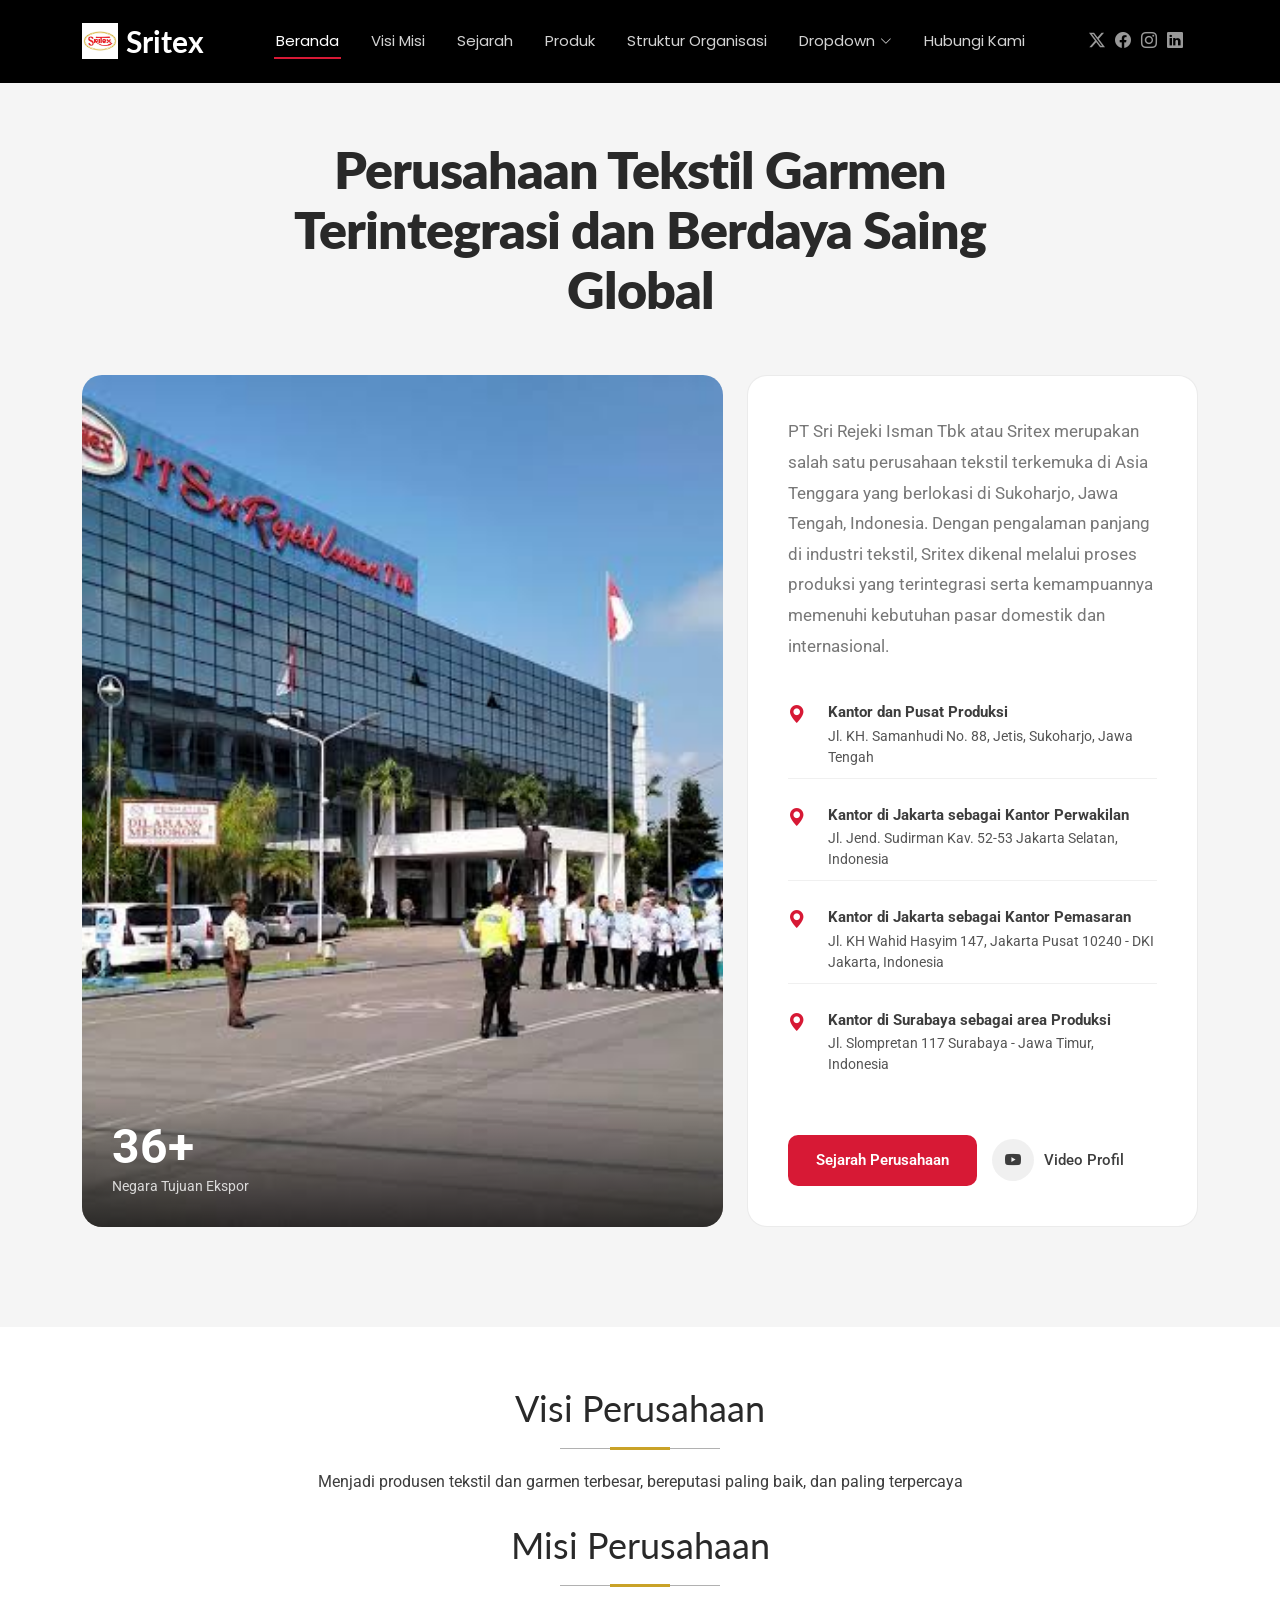
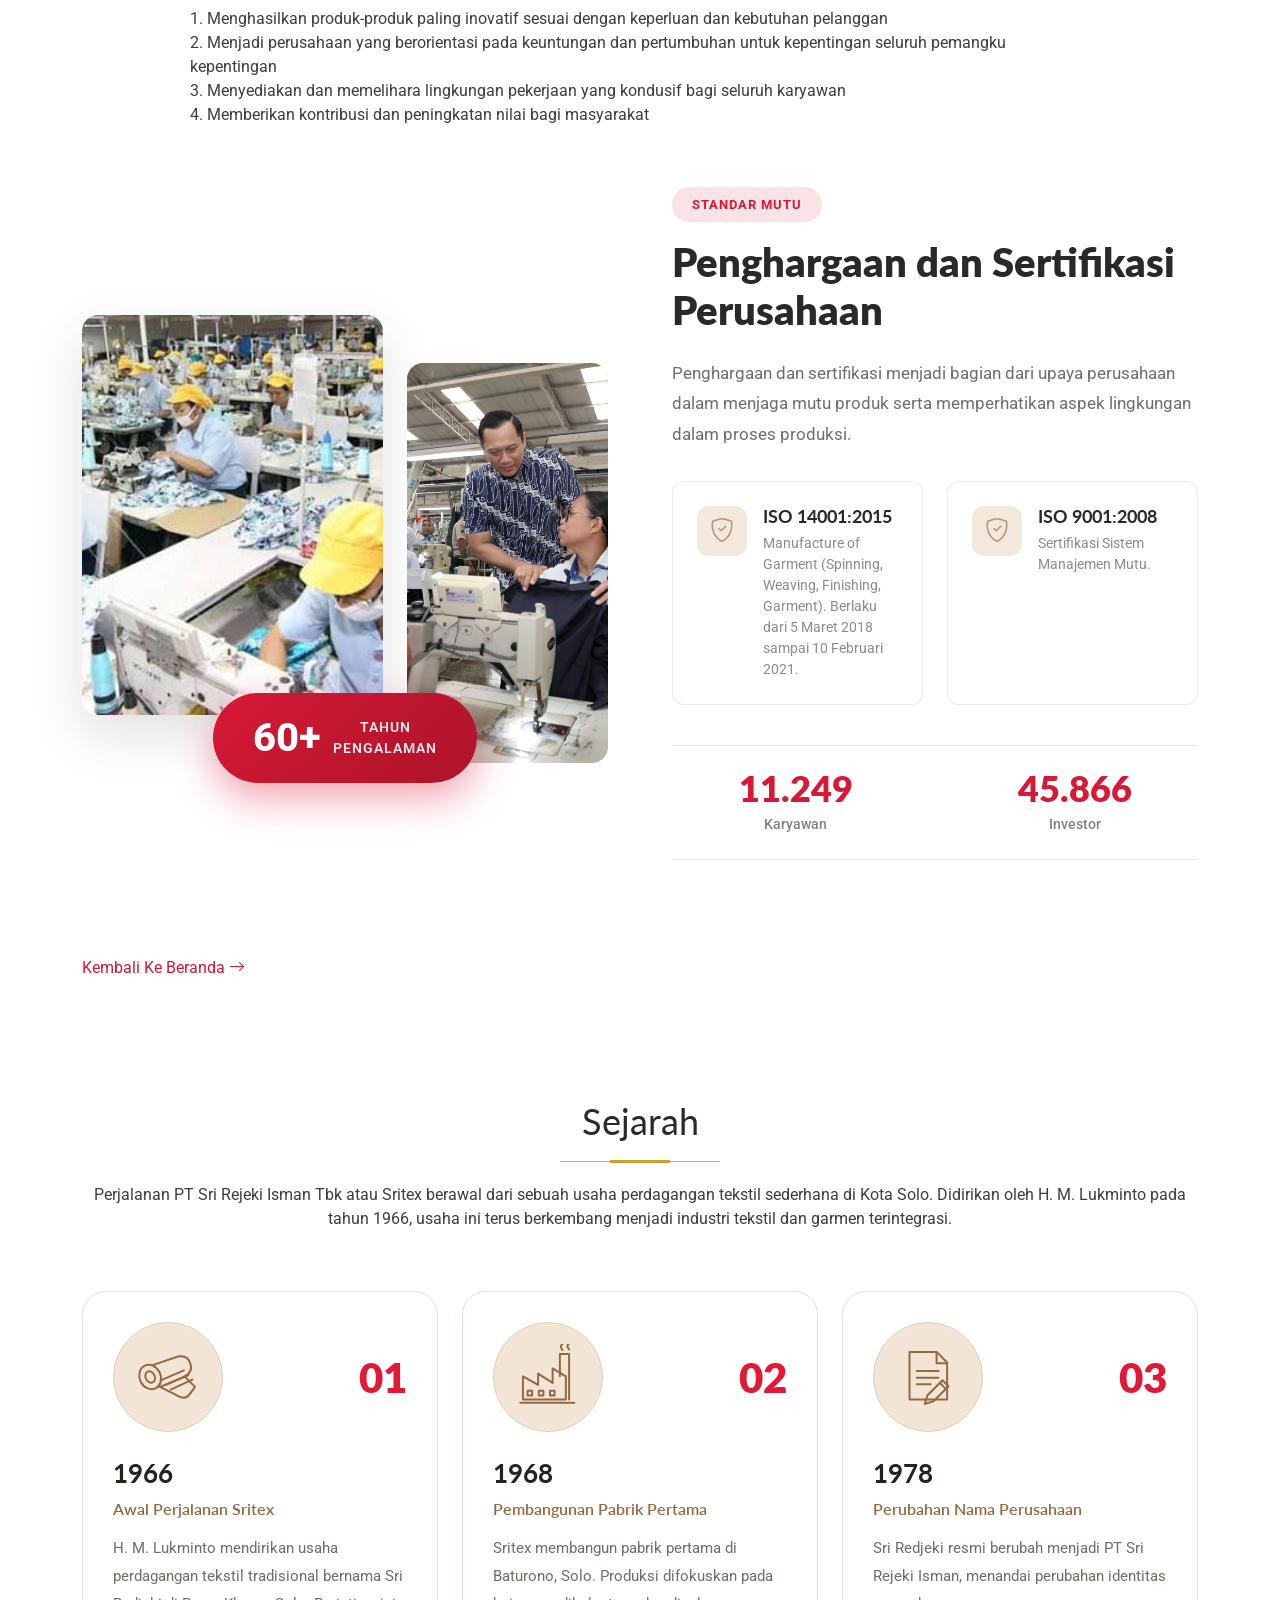
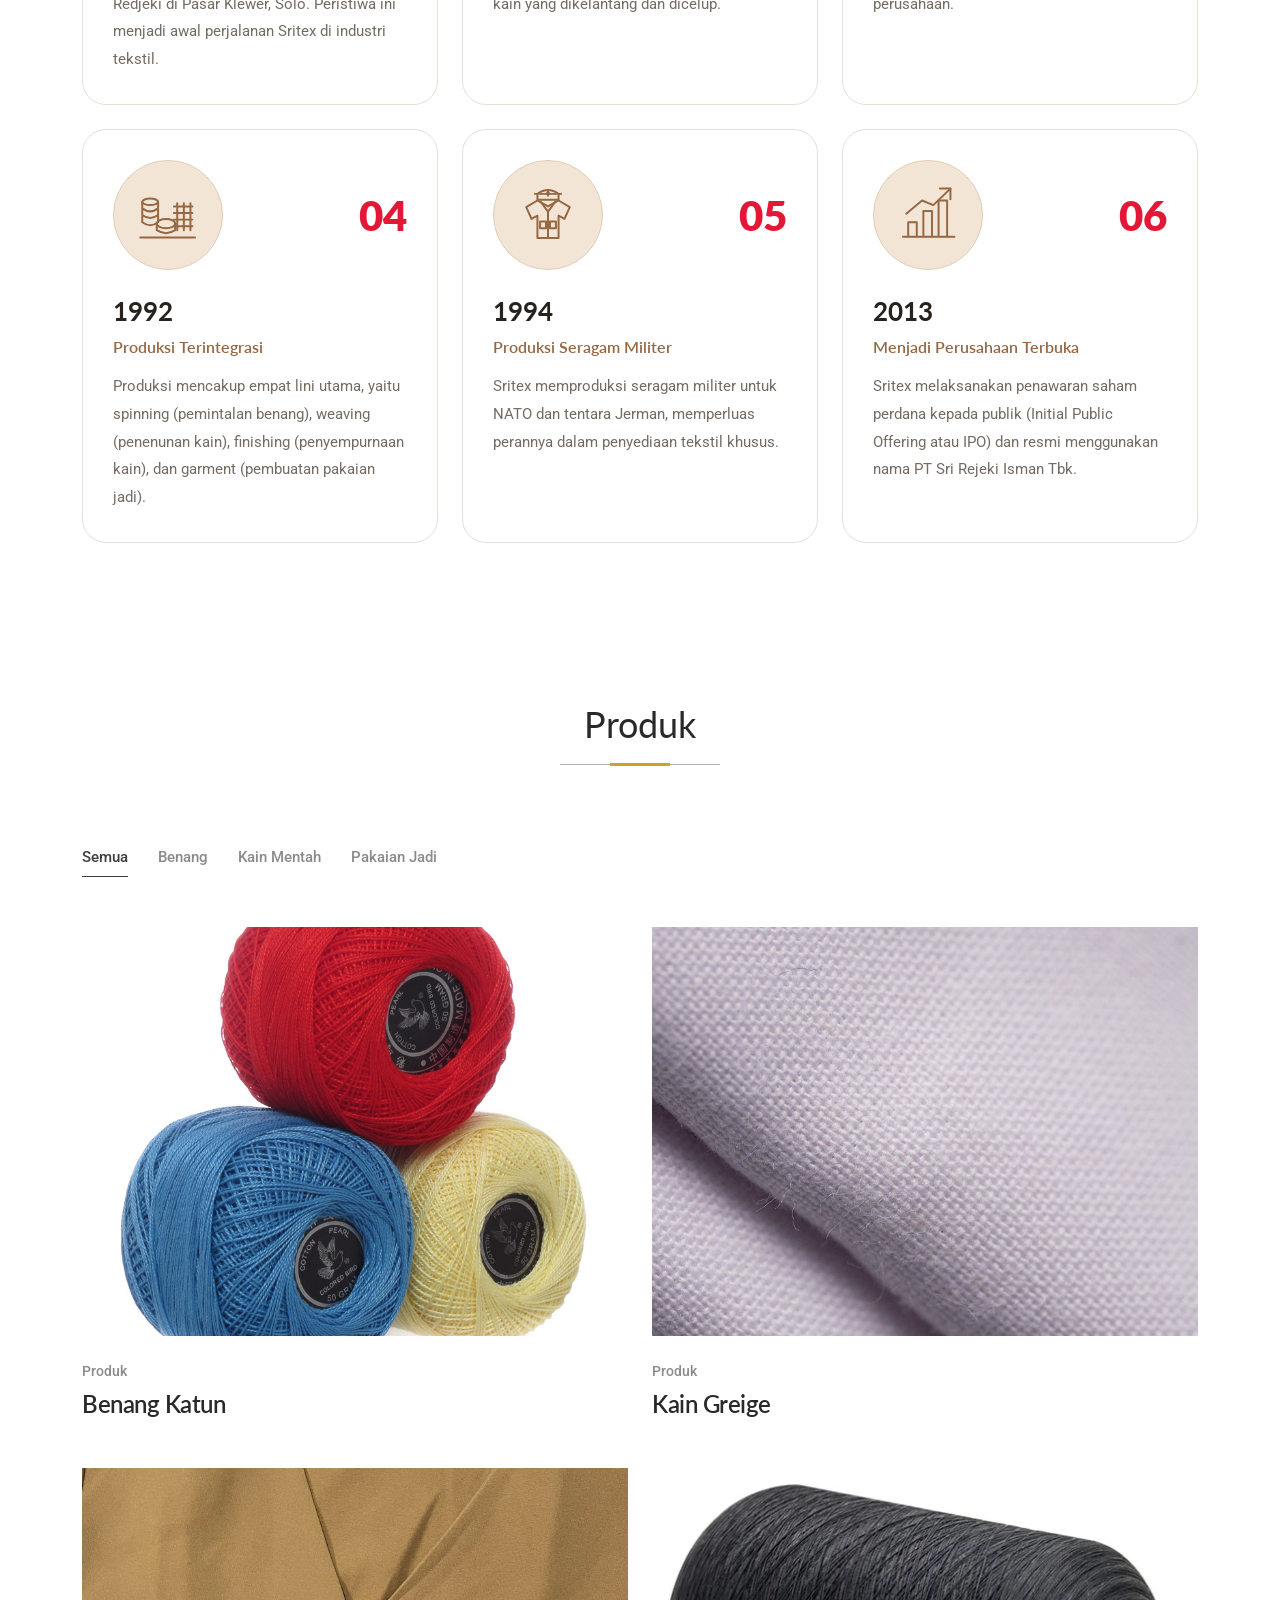
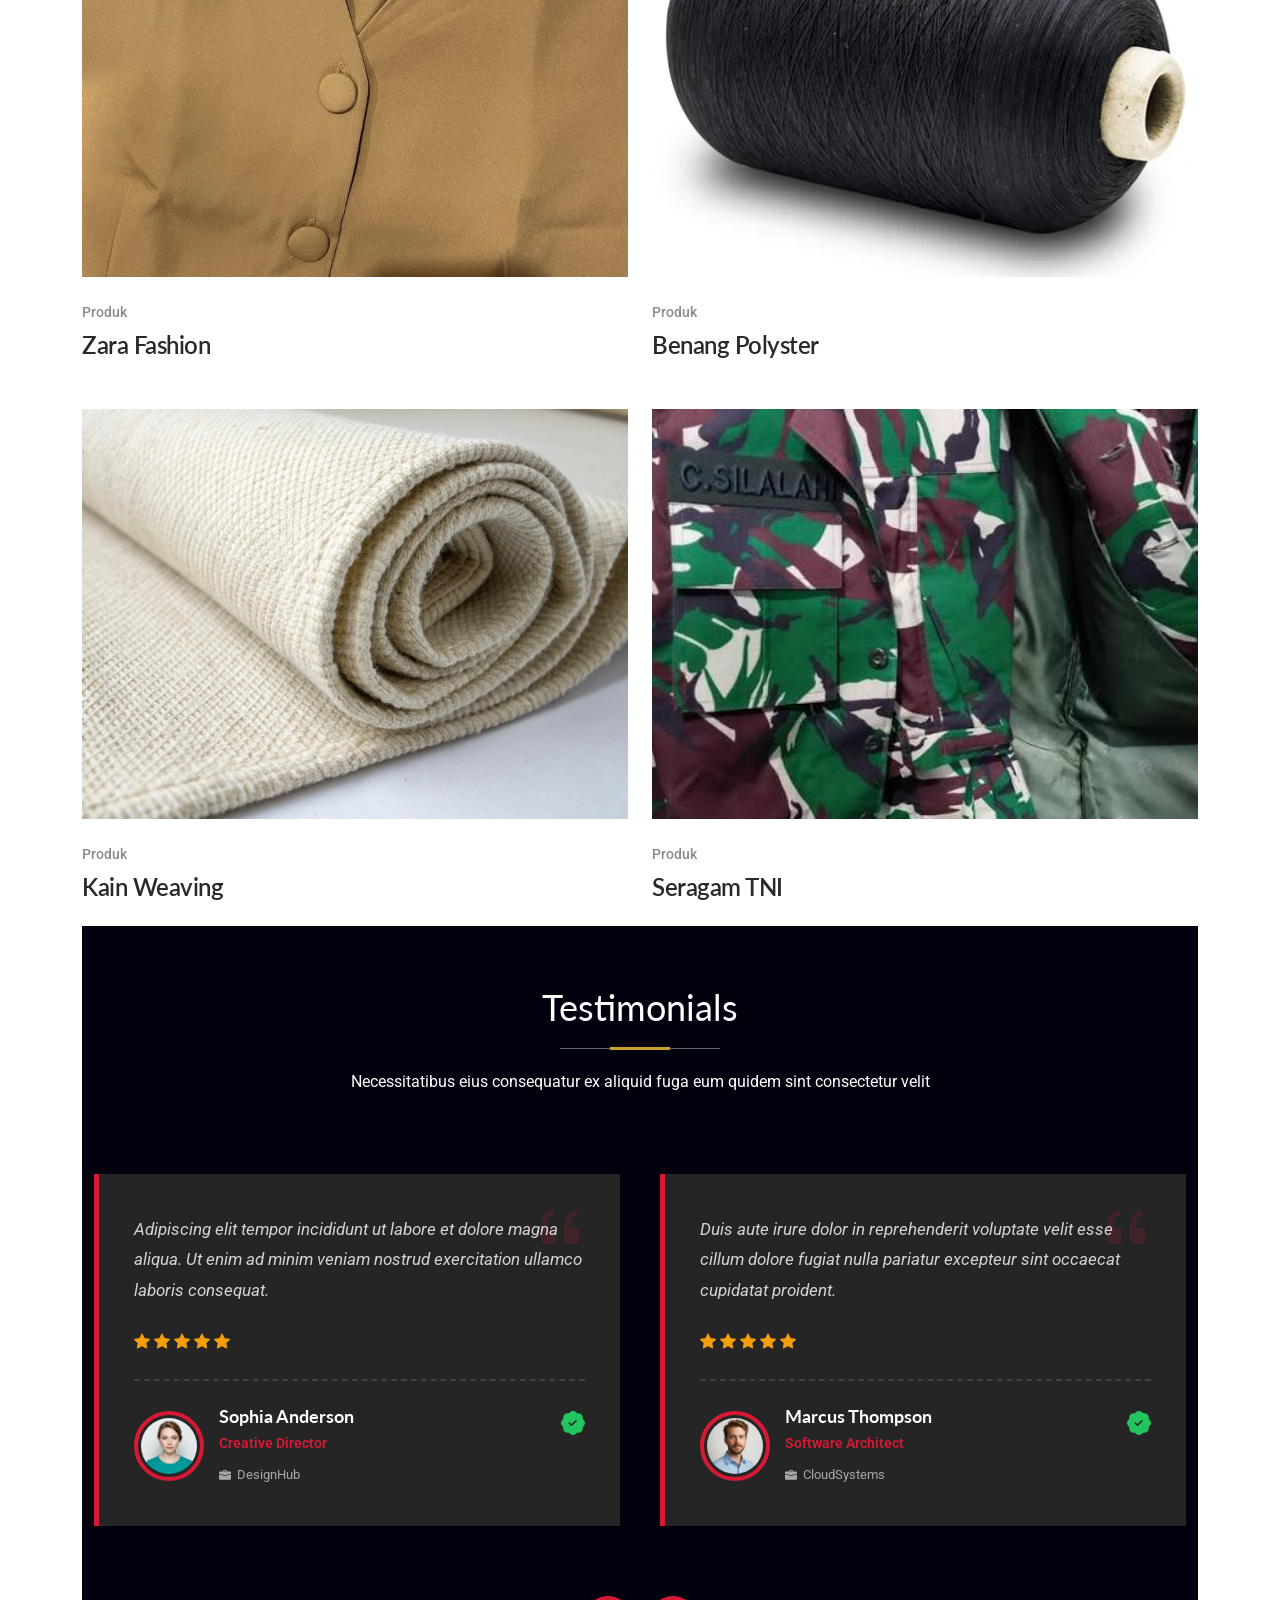
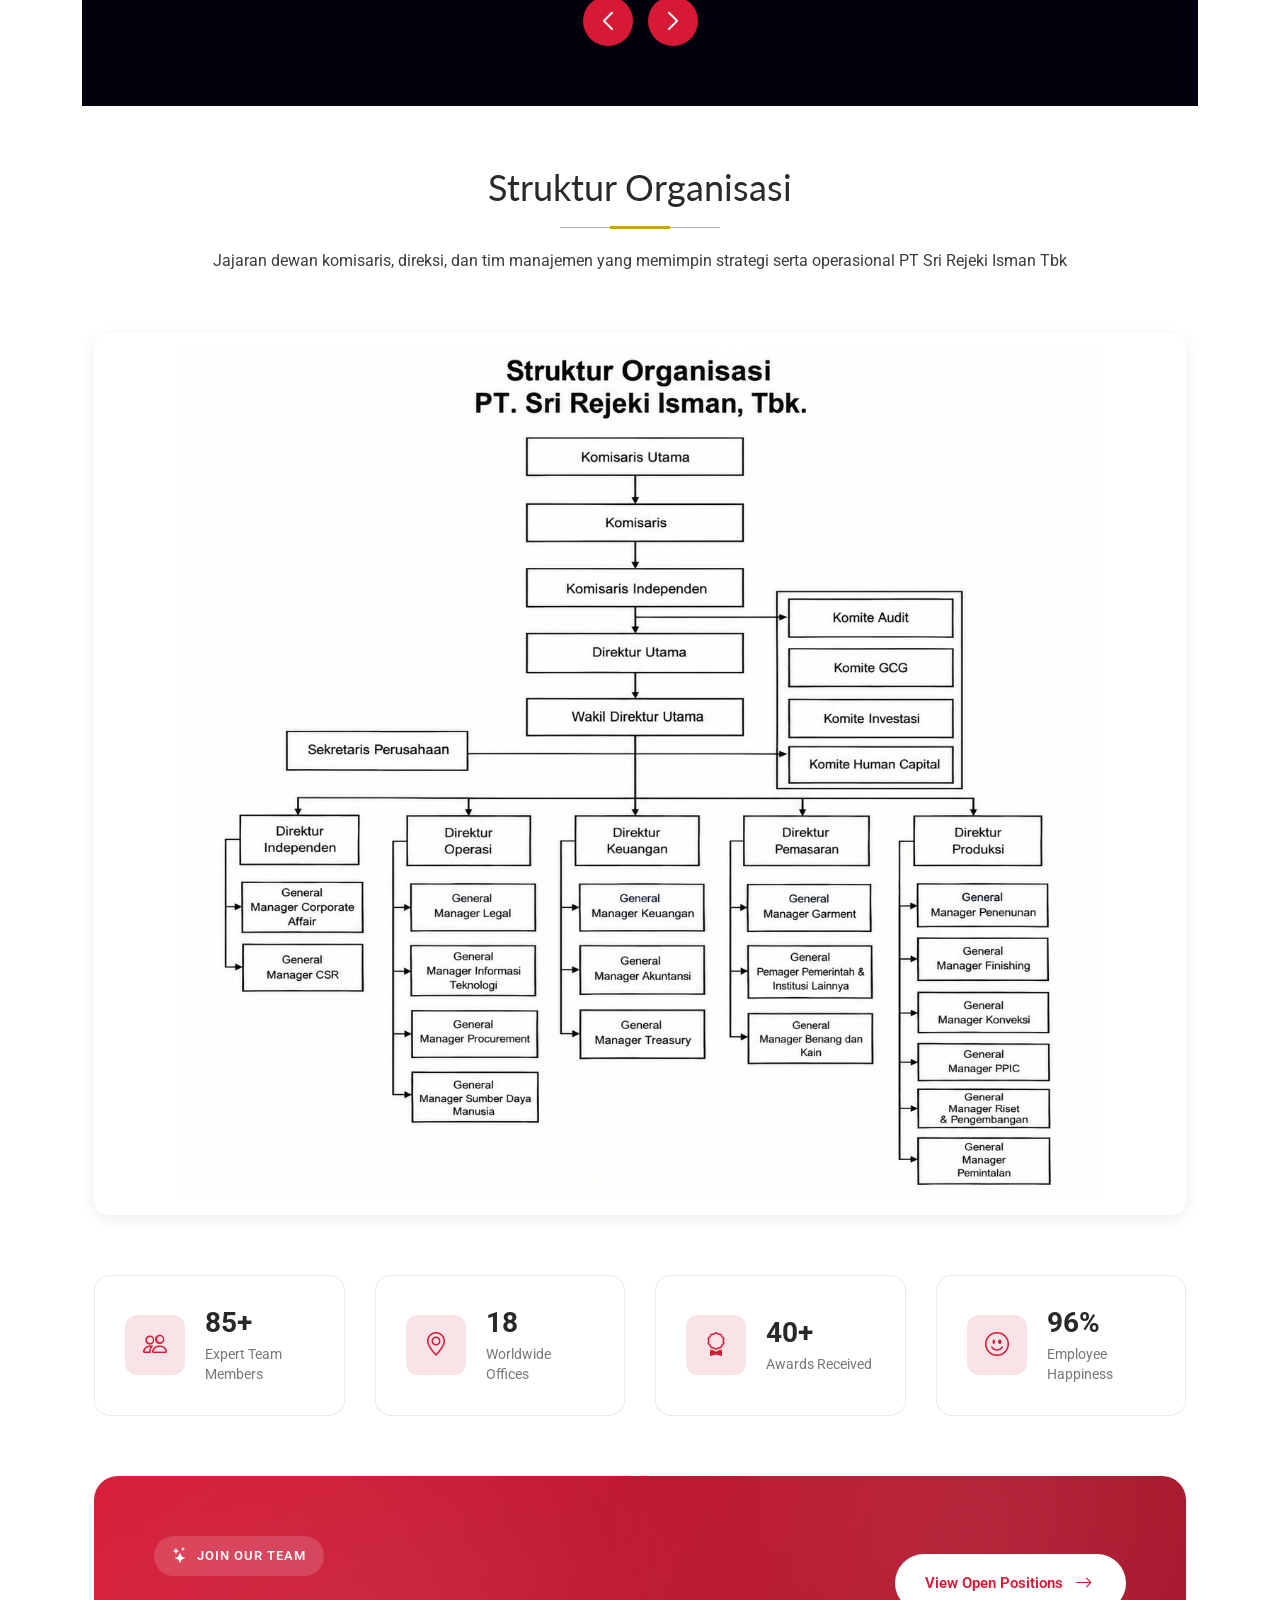
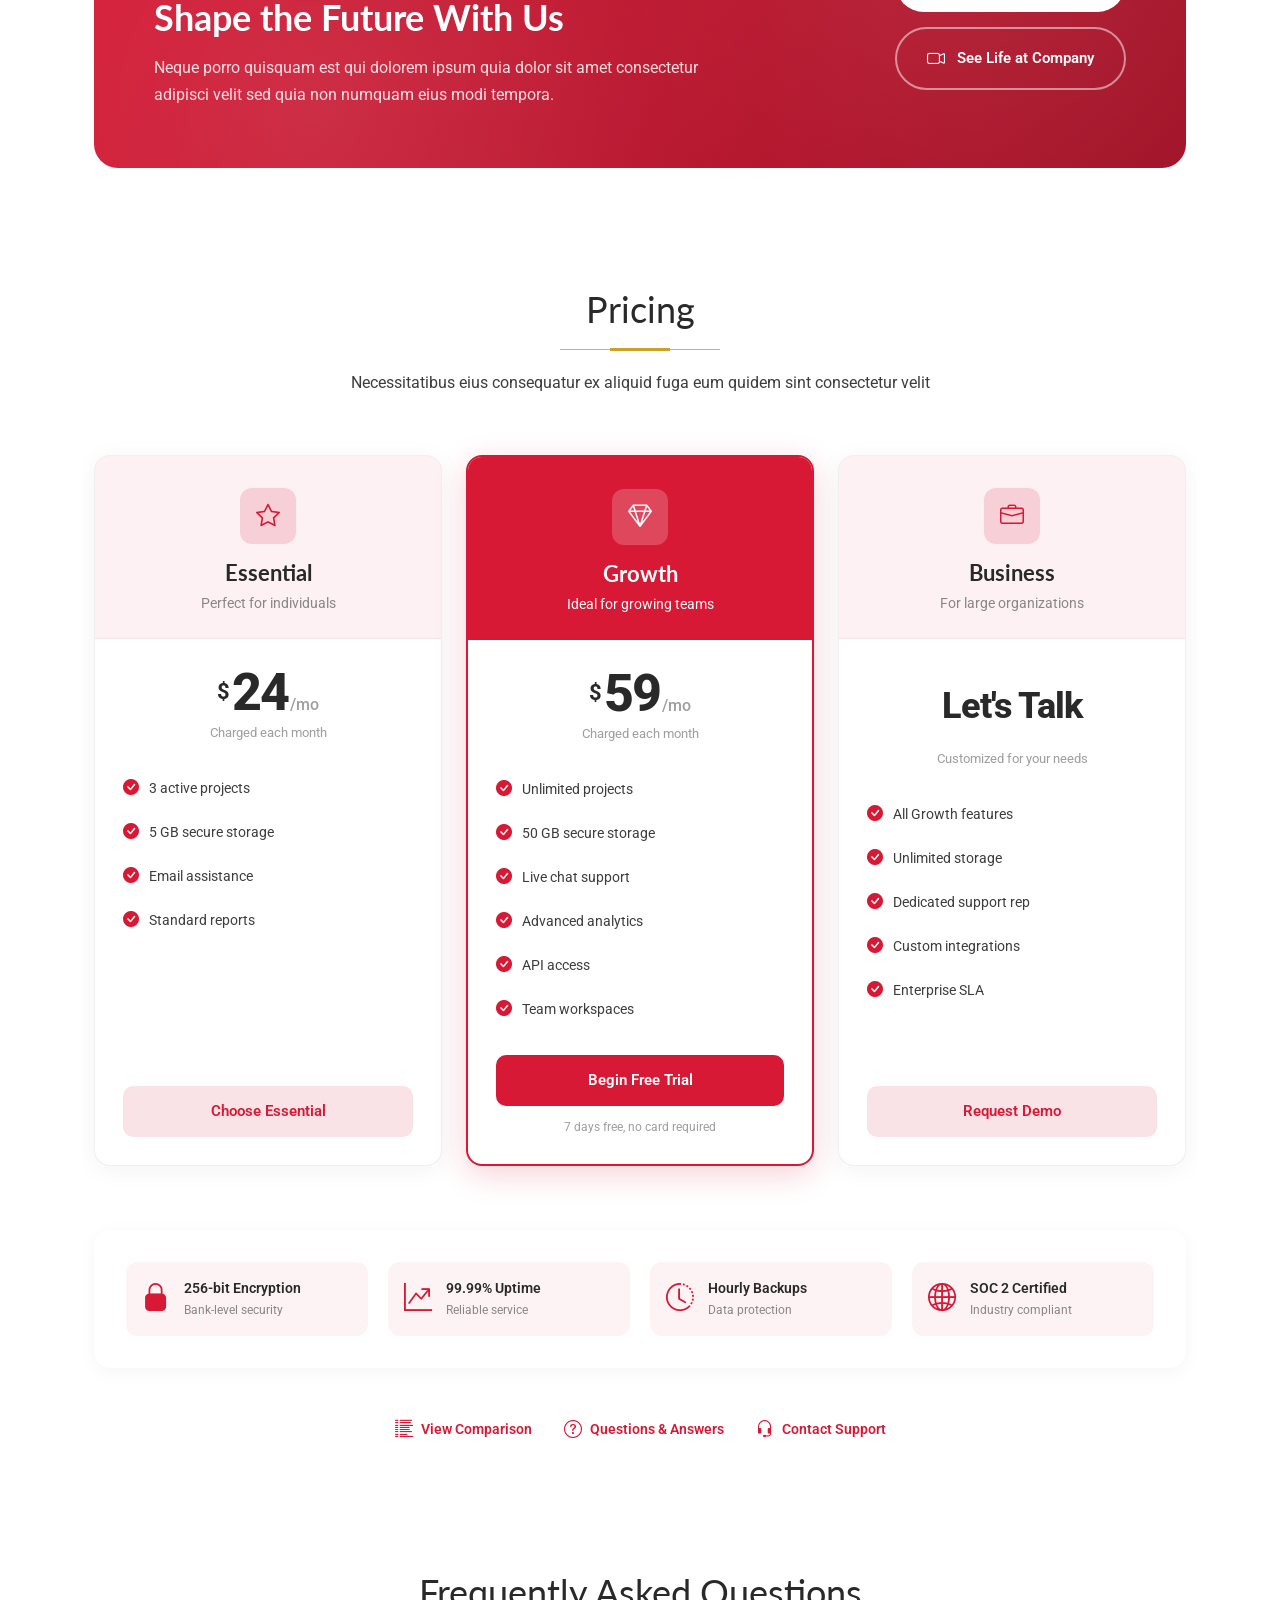
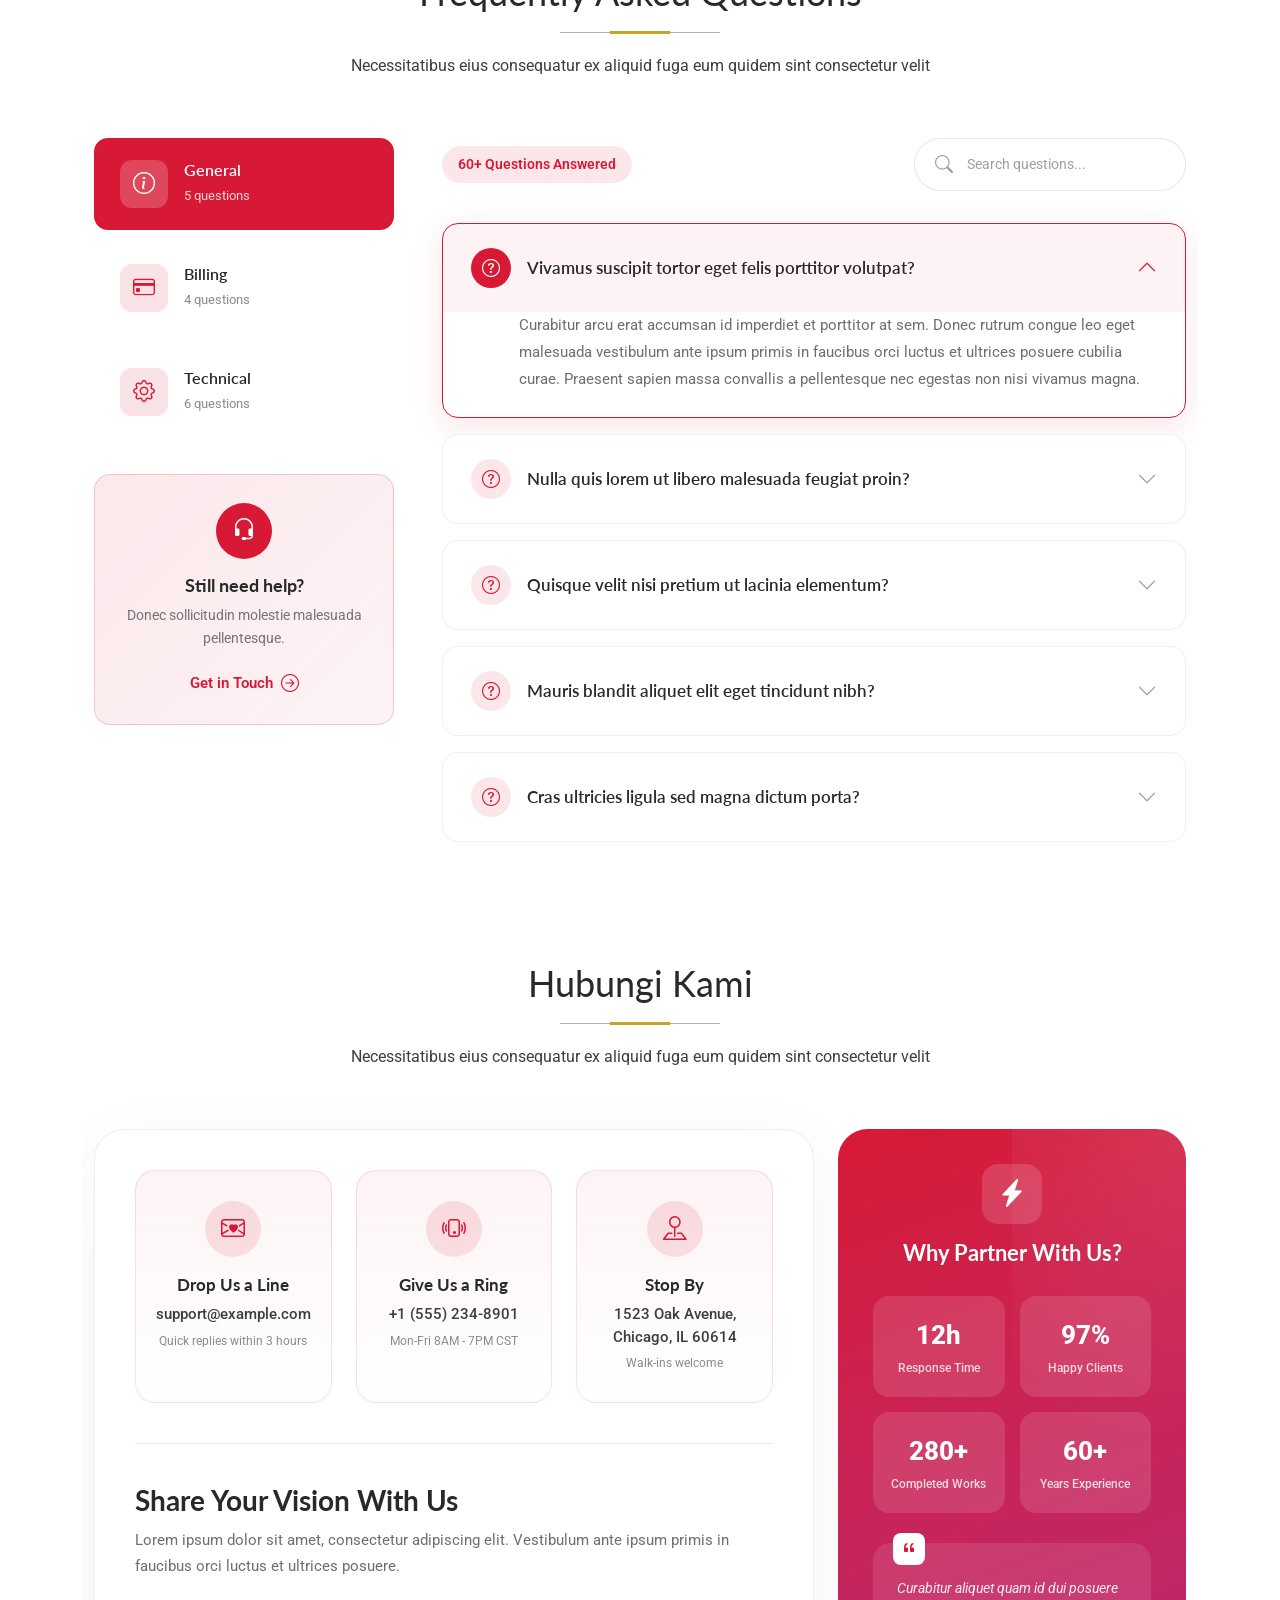
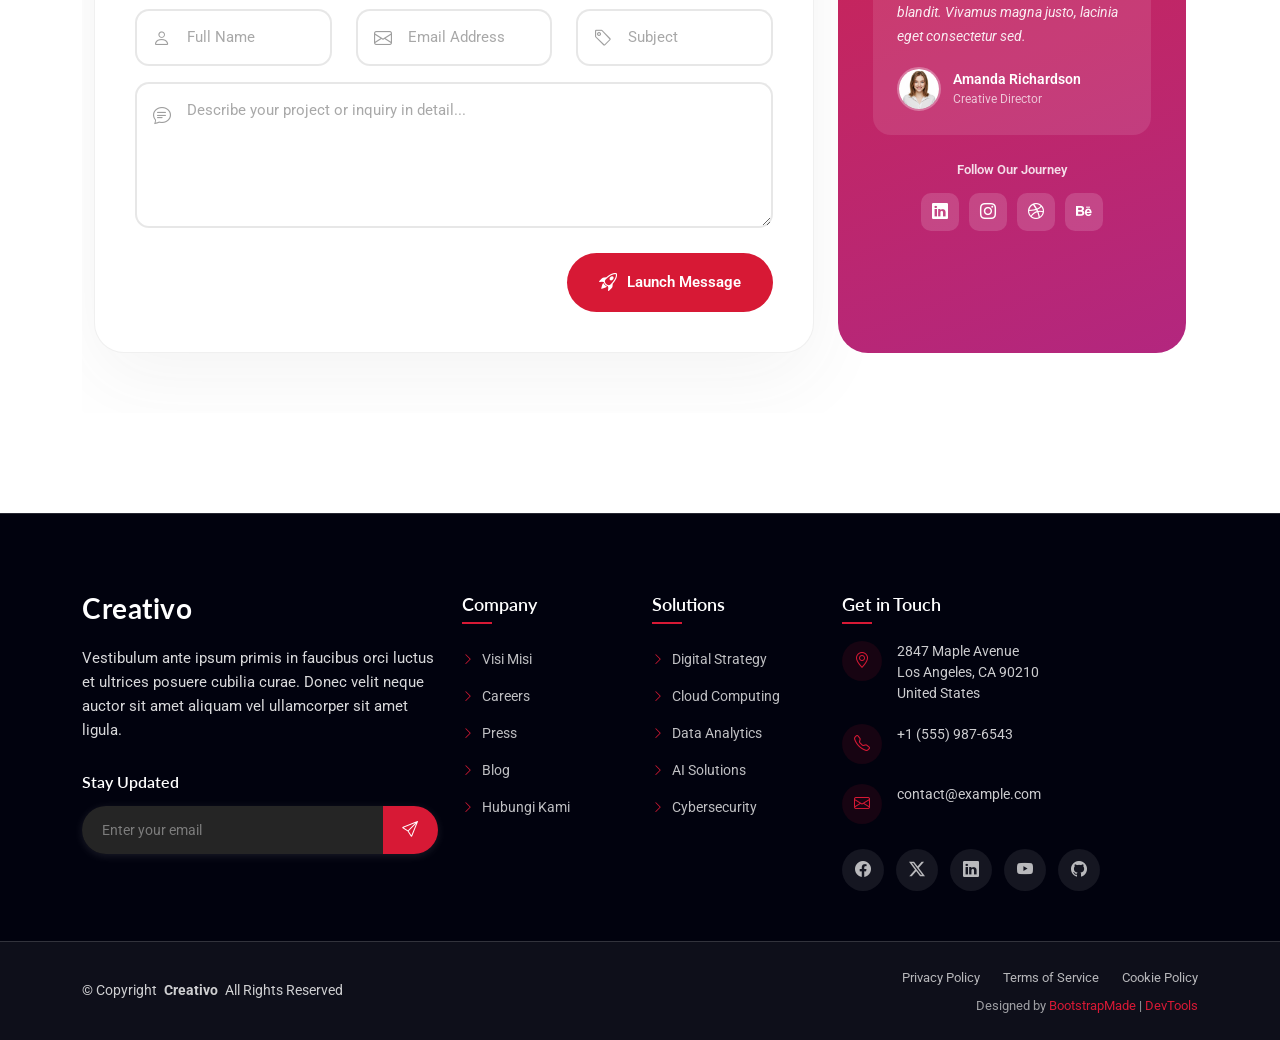
<file: Creativo/index.html>
<!DOCTYPE html>
<html lang="en">

<head>
  <meta charset="utf-8">
  <meta content="width=device-width, initial-scale=1.0" name="viewport">
  <title>Index - Creativo Bootstrap Template</title>
  <meta name="description" content="">
  <meta name="keywords" content="">

  <!-- Favicons -->
  <link href="assets/img/favicon.png" rel="icon">
  <link href="assets/img/apple-touch-icon.png" rel="apple-touch-icon">

  <!-- Fonts -->
  <link href="https://fonts.googleapis.com" rel="preconnect">
  <link href="https://fonts.gstatic.com" rel="preconnect" crossorigin>
  <link href="https://fonts.googleapis.com/css2?family=Roboto:ital,wght@0,100;0,300;0,400;0,500;0,700;0,900;1,100;1,300;1,400;1,500;1,700;1,900&family=Lato:ital,wght@0,100;0,300;0,400;0,700;0,900;1,100;1,300;1,400;1,700;1,900&family=Poppins:ital,wght@0,100;0,200;0,300;0,400;0,500;0,600;0,700;0,800;0,900;1,100;1,200;1,300;1,400;1,500;1,600;1,700;1,800;1,900&display=swap" rel="stylesheet">

  <!-- Vendor CSS Files -->
  <link href="assets/vendor/bootstrap/css/bootstrap.min.css" rel="stylesheet">
  <link href="assets/vendor/bootstrap-icons/bootstrap-icons.css" rel="stylesheet">
  <link href="assets/vendor/aos/aos.css" rel="stylesheet">
  <link href="assets/vendor/glightbox/css/glightbox.min.css" rel="stylesheet">
  <link href="assets/vendor/swiper/swiper-bundle.min.css" rel="stylesheet">

  <!-- Main CSS File -->
  <link href="assets/css/main.css" rel="stylesheet">

  <!-- =======================================================
  * Template Name: Creativo
  * Template URL: https://bootstrapmade.com/creativo-bootstrap-creative-agency-template/
  * Updated: Mar 23 2026 with Bootstrap v5.3.8
  * Author: BootstrapMade.com
  * License: https://bootstrapmade.com/license/
  ======================================================== -->
</head>

<body class="index-page">

  <header id="header" class="header d-flex align-items-center fixed-top">
    <div class="container position-relative d-flex align-items-center justify-content-between">

      <a href="index.html" class="logo d-flex align-items-center me-auto me-xl-0">
  <img src="assets/img/LOGO SRITEX.jpeg" alt="Logo Sritex">
  <h1 class="sitename">Sritex</h1>
</a>

      <nav id="navmenu" class="navmenu">
        <ul>
          <li><a href="#hero" class="active">Beranda</a></li>
          <li><a href="#about">Visi Misi</a></li>
          <li><a href="#services">Sejarah</a></li>
          <li><a href="#portfolio">Produk</a></li>
          <li><a href="#team">Struktur Organisasi</a></li>
          <li class="dropdown"><a href="#"><span>Dropdown</span> <i class="bi bi-chevron-down toggle-dropdown"></i></a>
            <ul>
              <li><a href="#">Dropdown 1</a></li>
              <li class="dropdown"><a href="#"><span>Deep Dropdown</span> <i class="bi bi-chevron-down toggle-dropdown"></i></a>
                <ul>
                  <li><a href="#">Deep Dropdown 1</a></li>
                  <li><a href="#">Deep Dropdown 2</a></li>
                  <li><a href="#">Deep Dropdown 3</a></li>
                  <li><a href="#">Deep Dropdown 4</a></li>
                  <li><a href="#">Deep Dropdown 5</a></li>
                </ul>
              </li>
              <li><a href="#">Dropdown 2</a></li>
              <li><a href="#">Dropdown 3</a></li>
              <li><a href="#">Dropdown 4</a></li>
            </ul>
          </li>
          <li><a href="#contact">Hubungi Kami</a></li>
        </ul>
        <i class="mobile-nav-toggle d-xl-none bi bi-list"></i>
      </nav>

      <div class="header-social-links">
        <a href="#" class="twitter"><i class="bi bi-twitter-x"></i></a>
        <a href="#" class="facebook"><i class="bi bi-facebook"></i></a>
        <a href="#" class="instagram"><i class="bi bi-instagram"></i></a>
        <a href="#" class="linkedin"><i class="bi bi-linkedin"></i></a>
      </div>

    </div>
  </header>

  <main class="main">

    <!-- Hero Section -->
    <section id="hero" class="hero section light-background">

      <div class="container">

        <div class="row">

          <div class="col-12" data-aos="fade-down">

            <div class="hero-header">
              <h1>Perusahaan Tekstil Garmen Terintegrasi dan Berdaya Saing Global <span class="highlight"></span></h1>
            </div>

          </div><!-- End Header Column -->

        </div>

        <div class="row g-4 mt-4">

          <div class="col-lg-7" data-aos="fade-up" data-aos-delay="100">

            <div class="media-block">
              <img src="assets/img/about/img1.jpg" alt="Creative Digital Solutions" class="img-fluid">
              <div class="overlay-content">
                <div class="stats-item">
                  <span class="number">36+</span>
                  <span class="label">Negara Tujuan Ekspor</span>
                </div>
              </div>
            </div>

          </div><!-- End Media Column -->

          <div class="col-lg-5" data-aos="fade-up" data-aos-delay="200">

            <div class="info-block">
              <p class="lead-text">PT Sri Rejeki Isman Tbk atau Sritex merupakan salah satu perusahaan tekstil terkemuka di Asia Tenggara yang berlokasi di Sukoharjo, Jawa Tengah, Indonesia. Dengan pengalaman panjang di industri tekstil, Sritex dikenal melalui proses produksi yang terintegrasi serta kemampuannya memenuhi kebutuhan pasar domestik dan internasional.</p>

              <ul class="feature-list">
                <li style="display: flex; align-items: flex-start; margin-bottom: 15px;">
  <a href="https://www.google.com/maps/place/PT.+Sri+Rejeki+Isman+Tbk/@-7.6928,110.8273252,346m/data=!3m2!1e3!4b1!4m6!3m5!1s0x2e7a1687a439ba9f:0xd250127b59dade69!8m2!3d-7.6928015!4d110.8280299!16s%2Fg%2F1tz274cr" target="_blank" rel="noopener noreferrer" style="color: #ce1212; margin-right: 10px; font-size: 18px; text-decoration: none;">
    <i class="bi bi-geo-alt-fill"></i>
  </a>
  <div>
    <strong>Kantor dan Pusat Produksi</strong>
    <p style="font-weight: normal; font-size: 14px; color: #555; margin: 2px 0 0 0;">
      <a href="https://www.google.com/maps/place/PT.+Sri+Rejeki+Isman+Tbk/@-7.6928,110.8273252,346m/data=!3m2!1e3!4b1!4m6!3m5!1s0x2e7a1687a439ba9f:0xd250127b59dade69!8m2!3d-7.6928015!4d110.8280299!16s%2Fg%2F1tz274cr" target="_blank" rel="noopener noreferrer" style="color: inherit; text-decoration: none;">
        Jl. KH. Samanhudi No. 88, Jetis, Sukoharjo, Jawa Tengah
      </a>
    </p>
  </div>
</li>

<li style="display: flex; align-items: flex-start; margin-bottom: 15px;">
  <a href="https://www.google.com/maps/place/Jl.+Jend.+Sudirman+kav+52-53,+RT.5%2FRW.3,+Senayan,+Kec.+Kby.+Baru,+Kota+Jakarta+Selatan,+Daerah+Khusus+Ibukota+Jakarta+12190/@-6.2247285,106.8107518,182m/data=!3m1!1e3!4m18!1m11!3m10!1s0x2e69f1513c917d01:0x7410034730367e7f!2sJl.+Jend.+Sudirman+kav+52-53,+RT.5%2FRW.3,+Senayan,+Kec.+Kby.+Baru,+Kota+Jakarta+Selatan,+Daerah+Khusus+Ibukota+Jakarta+12190!3b1!8m2!3d-6.2247181!4d106.8106879!10e5!14m1!1BCgIgAQ!16s%2Fg%2F11fpkm5pgk!3m5!1s0x2e69f1513c917d01:0x7410034730367e7f!8m2!3d-6.2247181!4d106.8106879!16s%2Fg%2F11fpkm5pgk" target="_blank" rel="noopener noreferrer" style="color: #ce1212; margin-right: 10px; font-size: 18px; text-decoration: none;">
    <i class="bi bi-geo-alt-fill"></i>
  </a>
  <div>
    <strong>Kantor di Jakarta sebagai Kantor Perwakilan</strong>
    <p style="font-weight: normal; font-size: 14px; color: #555; margin: 2px 0 0 0;">
      <a href="https://www.google.com/maps/place/Jl.+Jend.+Sudirman+kav+52-53,+RT.5%2FRW.3,+Senayan,+Kec.+Kby.+Baru,+Kota+Jakarta+Selatan,+Daerah+Khusus+Ibukota+Jakarta+12190/@-6.2247285,106.8107518,182m/data=!3m1!1e3!4m18!1m11!3m10!1s0x2e69f1513c917d01:0x7410034730367e7f!2sJl.+Jend.+Sudirman+kav+52-53,+RT.5%2FRW.3,+Senayan,+Kec.+Kby.+Baru,+Kota+Jakarta+Selatan,+Daerah+Khusus+Ibukota+Jakarta+12190!3b1!8m2!3d-6.2247181!4d106.8106879!10e5!14m1!1BCgIgAQ!16s%2Fg%2F11fpkm5pgk!3m5!1s0x2e69f1513c917d01:0x7410034730367e7f!8m2!3d-6.2247181!4d106.8106879!16s%2Fg%2F11fpkm5pgk" target="_blank" rel="noopener noreferrer" style="color: inherit; text-decoration: none;">
        Jl. Jend. Sudirman Kav. 52-53 Jakarta Selatan, Indonesia
      </a>
    </p>
  </div>
</li>

<li style="display: flex; align-items: flex-start; margin-bottom: 15px;">
  <a href="https://www.google.com/maps/place/Jl.+K.H.+Wahid+Hasyim+No.147,+RT.10,+Kb.+Kacang,+Kecamatan+Tanah+Abang,+Kota+Jakarta+Pusat,+Daerah+Khusus+Ibukota+Jakarta+10240/@-6.1874044,106.8173322,17z/data=!3m1!4b1!4m6!3m5!1s0x2e69f427dad26f2f:0xf93ef3b245a1ddee!8m2!3d-6.1874097!4d106.8199071!16s%2Fg%2F11wb1ky9gv" target="_blank" rel="noopener noreferrer" style="color: #ce1212; margin-right: 10px; font-size: 18px; text-decoration: none;">
    <i class="bi bi-geo-alt-fill"></i>
  </a>
  <div>
    <strong>Kantor di Jakarta sebagai Kantor Pemasaran</strong>
    <p style="font-weight: normal; font-size: 14px; color: #555; margin: 2px 0 0 0;">
      <a href="https://www.google.com/maps/place/Jl.+K.H.+Wahid+Hasyim+No.147,+RT.10,+Kb.+Kacang,+Kecamatan+Tanah+Abang,+Kota+Jakarta+Pusat,+Daerah+Khusus+Ibukota+Jakarta+10240/@-6.1874044,106.8173322,17z/data=!3m1!4b1!4m6!3m5!1s0x2e69f427dad26f2f:0xf93ef3b245a1ddee!8m2!3d-6.1874097!4d106.8199071!16s%2Fg%2F11wb1ky9gv" target="_blank" rel="noopener noreferrer" style="color: inherit; text-decoration: none;">
        Jl. KH Wahid Hasyim 147, Jakarta Pusat 10240 - DKI Jakarta, Indonesia
      </a>
    </p>
  </div>
</li>

<li style="display: flex; align-items: flex-start; margin-bottom: 15px;">
  <a href="https://www.google.com/maps/place/Jl.+Slompretan+No.117,+RT.003%2FRW.01,+Bongkaran,+Kec.+Pabean+Cantian,+Surabaya,+Jawa+Timur+60161/@-7.2374794,112.738287,17z/data=!4m6!3m5!1s0x2dd7f917923de5ed:0x9c36b107b22c817d!8m2!3d-7.2374847!4d112.7408619!16s%2Fg%2F11nnks_srg" target="_blank" rel="noopener noreferrer" style="color: #ce1212; margin-right: 10px; font-size: 18px; text-decoration: none;">
    <i class="bi bi-geo-alt-fill"></i>
  </a>
  <div>
    <strong>Kantor di Surabaya sebagai area Produksi</strong>
    <p style="font-weight: normal; font-size: 14px; color: #555; margin: 2px 0 0 0;">
      <a href="https://www.google.com/maps/place/Jl.+Slompretan+No.117,+RT.003%2FRW.01,+Bongkaran,+Kec.+Pabean+Cantian,+Surabaya,+Jawa+Timur+60161/@-7.2374794,112.738287,17z/data=!4m6!3m5!1s0x2dd7f917923de5ed:0x9c36b107b22c817d!8m2!3d-7.2374847!4d112.7408619!16s%2Fg%2F11nnks_srg" target="_blank" rel="noopener noreferrer" style="color: inherit; text-decoration: none;">
        Jl. Slompretan 117 Surabaya - Jawa Timur, Indonesia
      </a>
    </p>
  </div>
</li>
              </ul>

              <div class="action-row" style="display: flex; align-items: center; gap: 15px; flex-wrap: nowrap;">
  <a href="#services" class="btn-get-started">Sejarah Perusahaan</a>
  <a href="https://www.youtube.com/watch?v=KuWUPqxIbQw&t=13s" target="_blank" rel="noopener noreferrer" class="btn-contact" style="margin: 0; white-space: nowrap;">
    <i class="bi bi-youtube"></i>
    <span>Video Profil</span>
  </a>
</div>
            </div>

          </div><!-- End Info Column -->

        </div>

      </div>

    </section><!-- /Hero Section -->

    <!-- Visi Misi Section -->
    <section id="about" class="about section">

      <!-- Section Title -->
      <div class="container section-title" data-aos="fade-up">
        <h2>Visi Perusahaan</h2>
        <p>Menjadi produsen tekstil dan garmen terbesar, bereputasi paling baik, dan paling terpercaya</p>

        <h2>Misi Perusahaan</h2>
        <p>1. Menghasilkan produk-produk paling inovatif sesuai dengan keperluan dan kebutuhan pelanggan</p>
        <p>2. Menjadi perusahaan yang berorientasi pada keuntungan dan pertumbuhan untuk kepentingan seluruh pemangku kepentingan</p>
        <p>3. Menyediakan dan memelihara lingkungan pekerjaan yang kondusif bagi seluruh karyawan</p>
        <p>4. Memberikan kontribusi dan peningkatan nilai bagi masyarakat</p>
      </div><!-- End Section Title -->

      <div class="container" data-aos="fade-up" data-aos-delay="100">

        <div class="about-wrapper">

          <div class="image-gallery" data-aos="zoom-in" data-aos-delay="200">
            <div class="gallery-grid">
              <div class="gallery-item main-image">
                <img src="assets/img/about/sritex 3.jpeg" alt="Professional team collaboration" class="img-fluid" loading="lazy">
              </div>
              <div class="gallery-item side-image">
                <img src="assets/img/about/about-square-12.jpg" alt="Creative workspace environment" class="img-fluid" loading="lazy">
              </div>
            </div>
            <div class="experience-badge">
              <div class="badge-inner">
                <span class="number">60+</span>
                <span class="label">TAHUN PENGALAMAN</span>
              </div>
            </div>
          </div>

          <div class="info-panel" data-aos="fade-up" data-aos-delay="300">

            <div class="panel-header">
              <span class="tagline">STANDAR MUTU</span>
              <h2>Penghargaan dan Sertifikasi Perusahaan</h2>
            </div>

            <p class="description">
              Penghargaan dan sertifikasi menjadi bagian dari upaya perusahaan dalam menjaga mutu produk serta memperhatikan aspek lingkungan dalam proses produksi.
            </p>

            <div class="highlights-row">
              <div class="highlight-box" data-aos="fade-up" data-aos-delay="350">
                <div class="icon-wrap">
                  <i class="bi bi-shield-check"></i>
                </div>
                <div class="highlight-content">
                  <h4>ISO 14001:2015</h4>
                  <p>Manufacture of Garment (Spinning, Weaving, Finishing, Garment). Berlaku dari 5 Maret 2018 sampai 10 Februari 2021.</p>
                </div>
              </div>
              <div class="highlight-box" data-aos="fade-up" data-aos-delay="400">
                <div class="icon-wrap">
                 <i class="bi bi-shield-check"></i>
                </div>
                <div class="highlight-content">
                  <h4>ISO 9001:2008</h4>
                  <p>Sertifikasi Sistem Manajemen Mutu.</p>
                </div>
              </div>
            </div>

            <div class="stats-row" data-aos="fade-up" data-aos-delay="450">
              <div class="stat-block">
                <h3>11.249</h3>
                <span>Karyawan</span>
              </div>
              <div class="stat-block">
                <h3>45.866</h3>
                <span>Investor</span>
              </div>
              </div>
            </div>

            <a href="#" class="cta-button">Kembali Ke Beranda <i class="bi bi-arrow-right"></i></a>

          </div>

        </div>

      </div>

    </section><!-- /Tentang Section -->

    
<!-- Sejarah Section -->
<section id="services" class="services section history-section">

  <div class="container section-title" data-aos="fade-up">
    <h2>Sejarah</h2>
    <p>
      Perjalanan PT Sri Rejeki Isman Tbk atau Sritex berawal dari
      sebuah usaha perdagangan tekstil sederhana di Kota Solo.
      Didirikan oleh H. M. Lukminto pada tahun 1966, usaha ini terus
      berkembang menjadi industri tekstil dan garmen terintegrasi.
    </p>
  </div>

  <div class="container">
    <div class="row g-4">

      <!-- 1966 -->
      <div class="col-lg-4 col-md-6">
        <article class="service-card history-card">
          <div class="card-header">
            <div class="history-icon">
              <svg viewBox="0 0 100 100" fill="none">
                <g stroke="currentColor" stroke-width="3"
                   stroke-linecap="round" stroke-linejoin="round">
                  <ellipse cx="23" cy="50" rx="16" ry="19"
                    transform="rotate(-25 23 50)"/>
                  <ellipse cx="23" cy="50" rx="7" ry="9"
                    transform="rotate(-25 23 50)"/>
                  <path d="M27 32 65 19Q80 16 84 30Q88 42 76 49L38 65"/>
                  <path d="M38 65 68 80Q77 84 83 76L91 65 75 49"/>
                  <path d="M39 55 74 40M47 62 81 47M54 69 87 54"/>
                </g>
              </svg>
            </div>
            <span class="service-num">01</span>
          </div>
          <div class="card-body">
            <h4>1966</h4>
            <h5>Awal Perjalanan Sritex</h5>
            <p>H. M. Lukminto mendirikan usaha perdagangan tekstil tradisional bernama Sri Redjeki di Pasar Klewer, Solo. Peristiwa ini menjadi awal perjalanan Sritex di industri tekstil.</p>
          </div>
        </article>
      </div>

      <!-- 1968 -->
      <div class="col-lg-4 col-md-6">
        <article class="service-card history-card">
          <div class="card-header">
            <div class="history-icon">
              <svg viewBox="0 0 100 100" fill="none">
                <g stroke="currentColor" stroke-width="3"
                   stroke-linecap="round" stroke-linejoin="round">
                  <path d="M12 84V49L35 62V45L57 59V37L77 49V84Z"/>
                  <path d="M68 49V15H82V84"/>
                  <path d="M19 71h7v7h-7zM36 71h7v7h-7zM53 71h7v7h-7z"/>
                  <path d="M8 89H90"/>
                  <path d="M72 9q-5-5 0-9M82 8q-5-5 0-9"/>
                </g>
              </svg>
            </div>
            <span class="service-num">02</span>
          </div>
          <div class="card-body">
            <h4>1968</h4>
            <h5>Pembangunan Pabrik Pertama</h5>
            <p>Sritex membangun pabrik pertama di Baturono, Solo. Produksi difokuskan pada kain yang dikelantang dan dicelup.</p>
          </div>
        </article>
      </div>

      <!-- 1978 -->
      <div class="col-lg-4 col-md-6">
        <article class="service-card history-card">
          <div class="card-header">
            <div class="history-icon">
              <svg viewBox="0 0 100 100" fill="none">
                <g stroke="currentColor" stroke-width="3"
                   stroke-linecap="round" stroke-linejoin="round">
                  <path d="M22 12H63L79 28V84H22Z"/>
                  <path d="M63 12V29H79"/>
                  <path d="M33 41H66M33 51H66M33 61H54"/>
                  <path d="m49 78 23-23 9 9-23 23-13 4z"/>
                  <path d="m68 59 9 9"/>
                </g>
              </svg>
            </div>
            <span class="service-num">03</span>
          </div>
          <div class="card-body">
            <h4>1978</h4>
            <h5>Perubahan Nama Perusahaan</h5>
            <p>Sri Redjeki resmi berubah menjadi PT Sri Rejeki Isman, menandai perubahan identitas perusahaan.</p>
          </div>
        </article>
      </div>

      <!-- 1992 -->
      <div class="col-lg-4 col-md-6">
        <article class="service-card history-card">
          <div class="card-header">
            <div class="history-icon">
              <svg viewBox="0 0 100 100" fill="none">
                <g stroke="currentColor" stroke-width="3"
                   stroke-linecap="round" stroke-linejoin="round">
                  <ellipse cx="23" cy="30" rx="12" ry="5"/>
                  <path d="M11 30V61Q23 70 35 61V30M11 40Q23 49 35 40M11 50Q23 59 35 50"/>
                  <ellipse cx="47" cy="63" rx="14" ry="7"/>
                  <path d="M33 63V73Q47 82 61 73V63"/>
                  <path d="M59 37H87M59 47H87M59 57H87M59 67H87"/>
                  <path d="M64 32V73M74 32V73M84 32V73M8 84H91"/>
                </g>
              </svg>
            </div>
            <span class="service-num">04</span>
          </div>
          <div class="card-body">
            <h4>1992</h4>
            <h5>Produksi Terintegrasi</h5>
            <p>Produksi mencakup empat lini utama, yaitu spinning (pemintalan benang), weaving (penenunan kain), finishing (penyempurnaan kain), dan garment (pembuatan pakaian jadi).</p>
          </div>
        </article>
      </div>

      <!-- 1994 -->
      <div class="col-lg-4 col-md-6">
        <article class="service-card history-card">
          <div class="card-header">
            <div class="history-icon">
              <svg viewBox="0 0 100 100" fill="none">
                <g stroke="currentColor" stroke-width="3"
                   stroke-linecap="round" stroke-linejoin="round">
                  <path d="m34 28 16 9 16-9 17 10-8 18-9-5v34H34V51l-9 5-8-18z"/>
                  <path d="m39 30 11 15 11-15M50 45v40"/>
                  <path d="M38 60h9v10h-9zM53 60h9v10h-9z"/>
                  <path d="M34 18q16-12 32 0v9H34zM30 18h40M50 13v8"/>
                  <path d="m50 15 2 3h-4z"/>
                </g>
              </svg>
            </div>
            <span class="service-num">05</span>
          </div>
          <div class="card-body">
            <h4>1994</h4>
            <h5>Produksi Seragam Militer</h5>
            <p>Sritex memproduksi seragam militer untuk NATO dan tentara Jerman, memperluas perannya dalam penyediaan tekstil khusus.</p>
          </div>
        </article>
      </div>

      <!-- 2013 -->
      <div class="col-lg-4 col-md-6">
        <article class="service-card history-card">
          <div class="card-header">
            <div class="history-icon">
              <svg viewBox="0 0 100 100" fill="none">
                <g stroke="currentColor" stroke-width="3"
                   stroke-linecap="round" stroke-linejoin="round">
                  <path d="M12 83H90M20 83V61H33V83M43 83V44H56V83M66 83V28H79V83"/>
                  <path d="m17 48 24-20 17 7 26-25"/>
                  <path d="M68 10H84V26"/>
                </g>
              </svg>
            </div>
            <span class="service-num">06</span>
          </div>
          <div class="card-body">
            <h4>2013</h4>
            <h5>Menjadi Perusahaan Terbuka</h5>
            <p>Sritex melaksanakan penawaran saham perdana kepada publik (Initial Public Offering atau IPO) dan resmi menggunakan nama PT Sri Rejeki Isman Tbk.</p>
          </div>
        </article>
      </div>

    </div>
  </div>
</section>
<!-- /Sejarah Section -->

    
           

    <!-- Portfolio Section -->
    <section id="portfolio" class="portfolio section">

      <!-- Section Title -->
      <div class="container section-title" data-aos="fade-up">
        <h2>Produk</h2>
        
      </div><!-- End Section Title -->

      <div class="container">

        <div class="isotope-layout" data-default-filter="*" data-layout="masonry" data-sort="original-order">

          <div class="filter-header" data-aos="fade-up" data-aos-delay="100">
            <ul class="portfolio-filters isotope-filters">
              <li data-filter="*" class="filter-active">Semua</li>
              <li data-filter=".filter-web">Benang</li>
              <li data-filter=".filter-branding">Kain Mentah</li>
              <li data-filter=".filter-campaign">Pakaian Jadi</li>
            </ul>
          </div><!-- End Filter Header -->

          <div class="row g-4 isotope-container" data-aos="fade-up" data-aos-delay="200">

            <div class="col-lg-6 col-md-6 portfolio-item isotope-item filter-web">
              <div class="portfolio-card">
                <div class="portfolio-image">
                  <img src="assets/img/portfolio/BENANG KATUN.jpg" class="img-fluid" alt="" loading="lazy">
                  <div class="portfolio-overlay">
                    <div class="overlay-actions">
                      <a href="assets/img/portfolio/BENANG KATUN.jpg" title="Kain Greige" data-gallery="portfolio-gallery-web" class="glightbox action-btn"><i class="bi bi-arrows-fullscreen"></i></a>
                      <a href="portfolio-details.html" title="View Project" class="action-btn"><i class="bi bi-arrow-right"></i></a>
                    </div>
                  </div>
                </div>
                <div class="portfolio-content">
                  <span class="portfolio-category">Produk</span>
                  <h4 class="portfolio-title">Benang Katun</h4>
                </div>
              </div>
            </div><!-- End Portfolio Item -->

            <div class="col-lg-6 col-md-6 portfolio-item isotope-item filter-branding">
              <div class="portfolio-card">
                <div class="portfolio-image">
                  <img src="assets/img/portfolio/KAIN GREIGE.jpg" class="img-fluid" alt="" loading="lazy">
                  <div class="portfolio-overlay">
                    <div class="overlay-actions">
                      <a href="assets/img/portfolio/KAIN GREIGE.jpg" title="Kain Greige" data-gallery="portfolio-gallery-branding" class="glightbox action-btn"><i class="bi bi-arrows-fullscreen"></i></a>
                      <a href="portfolio-details.html" title="View Project" class="action-btn"><i class="bi bi-arrow-right"></i></a>
                    </div>
                  </div>
                </div>
                <div class="portfolio-content">
                  <span class="portfolio-category">Produk</span>
                  <h4 class="portfolio-title">Kain Greige</h4>
                </div>
              </div>
            </div><!-- End Portfolio Item -->

            <div class="col-lg-6 col-md-6 portfolio-item isotope-item filter-campaign">
              <div class="portfolio-card">
                <div class="portfolio-image">
                  <img src="assets/img/portfolio/PAKAIAN JADI ZARA.jpg" class="img-fluid" alt="" loading="lazy">
                  <div class="portfolio-overlay">
                    <div class="overlay-actions">
                      <a href="assets/img/portfolio/PAKAIAN JADI TNI.jpeg" title="Seragam TNI" data-gallery="portfolio-gallery-campaign" class="glightbox action-btn"><i class="bi bi-arrows-fullscreen"></i></a>
                      <a href="portfolio-details.html" title="View Project" class="action-btn"><i class="bi bi-arrow-right"></i></a>
                    </div>
                  </div>
                </div>
                <div class="portfolio-content">
                  <span class="portfolio-category">Produk</span>
                  <h4 class="portfolio-title">Zara Fashion</h4>
                </div>
              </div>
            </div><!-- End Portfolio Item -->

           

            <div class="col-lg-6 col-md-6 portfolio-item isotope-item filter-web">
              <div class="portfolio-card">
                <div class="portfolio-image">
                  <img src="assets/img/portfolio/BENANG POLIESTER.webp" class="img-fluid" alt="" loading="lazy">
                  <div class="portfolio-overlay">
                    <div class="overlay-actions">
                      <a href="assets/img/portfolio/BENANG POLIESTER.webp" title="Benang Polyster" data-gallery="portfolio-gallery-web" class="glightbox action-btn"><i class="bi bi-arrows-fullscreen"></i></a>
                      <a href="portfolio-details.html" title="View Project" class="action-btn"><i class="bi bi-arrow-right"></i></a>
                    </div>
                  </div>
                </div>
                <div class="portfolio-content">
                  <span class="portfolio-category">Produk</span>
                  <h4 class="portfolio-title">Benang Polyster</h4>
                </div>
              </div>
            </div><!-- End Portfolio Item -->

            <div class="col-lg-6 col-md-6 portfolio-item isotope-item filter-branding">
              <div class="portfolio-card">
                <div class="portfolio-image">
                  <img src="assets/img/portfolio/KAIN WEAVING.webp" class="img-fluid" alt="" loading="lazy">
                  <div class="portfolio-overlay">
                    <div class="overlay-actions">
                      <a href="assets/img/portfolio/KAIN WEAVING.webp" title="Kain Weaving" data-gallery="portfolio-gallery-branding" class="glightbox action-btn"><i class="bi bi-arrows-fullscreen"></i></a>
                      <a href="portfolio-details.html" title="View Project" class="action-btn"><i class="bi bi-arrow-right"></i></a>
                    </div>
                  </div>
                </div>
                <div class="portfolio-content">
                  <span class="portfolio-category">Produk</span>
                  <h4 class="portfolio-title">Kain Weaving</h4>
                </div>
              </div>
            </div><!-- End Portfolio Item -->

            <div class="col-lg-6 col-md-6 portfolio-item isotope-item filter-campaign">
              <div class="portfolio-card">
                <div class="portfolio-image">
                  <img src="assets/img/portfolio/PAKAIAN JADI TNI.jpeg" class="img-fluid" alt="" loading="lazy">
                  <div class="portfolio-overlay">
                    <div class="overlay-actions">
                      <a href="assets/img/portfolio/PAKAIAN JADI TNI.jpeg" title="Seragam TNI" data-gallery="portfolio-gallery-campaign" class="glightbox action-btn"><i class="bi bi-arrows-fullscreen"></i></a>
                      <a href="portfolio-details.html" title="View Project" class="action-btn"><i class="bi bi-arrow-right"></i></a>
                    </div>
                  </div>
                </div>
                <div class="portfolio-content">
                  <span class="portfolio-category">Produk</span>
                  <h4 class="portfolio-title">Seragam TNI</h4>
                </div>
              </div>
            </div><!-- End Portfolio Item -->

            

          </div><!-- End Portfolio Container -->

         

    <!-- Testimonials Section -->
    <section id="testimonials" class="testimonials section dark-background">

      <!-- Section Title -->
      <div class="container section-title" data-aos="fade-up">
        <h2>Testimonials</h2>
        <p>Necessitatibus eius consequatur ex aliquid fuga eum quidem sint consectetur velit</p>
      </div><!-- End Section Title -->

      <div class="container" data-aos="fade-up" data-aos-delay="100">

        <div class="testimonials-slider swiper init-swiper">
          <script type="application/json" class="swiper-config">
            {
              "loop": true,
              "speed": 600,
              "autoplay": {
                "delay": 5000
              },
              "slidesPerView": 1,
              "spaceBetween": 30,
              "navigation": {
                "nextEl": ".swiper-button-next",
                "prevEl": ".swiper-button-prev"
              },
              "breakpoints": {
                "768": {
                  "slidesPerView": 2,
                  "spaceBetween": 30
                },
                "1200": {
                  "slidesPerView": 2,
                  "spaceBetween": 40
                }
              }
            }
          </script>
          <div class="swiper-wrapper">
            <div class="swiper-slide">
              <div class="testimonial-item" data-aos="fade-up" data-aos-delay="100">
                <div class="testimonial-quote">
                  <i class="bi bi-quote"></i>
                </div>
                <p class="testimonial-text">Adipiscing elit tempor incididunt ut labore et dolore magna aliqua. Ut enim ad minim veniam nostrud exercitation ullamco laboris consequat.</p>
                <div class="stars-rating">
                  <i class="bi bi-star-fill"></i>
                  <i class="bi bi-star-fill"></i>
                  <i class="bi bi-star-fill"></i>
                  <i class="bi bi-star-fill"></i>
                  <i class="bi bi-star-fill"></i>
                </div>
                <div class="testimonial-author">
                  <div class="author-image">
                    <img src="assets/img/person/person-f-3.webp" alt="Profile Image">
                  </div>
                  <div class="author-details">
                    <h4>Sophia Anderson</h4>
                    <span>Creative Director</span>
                    <div class="company-info">
                      <i class="bi bi-briefcase-fill"></i>
                      <span>DesignHub</span>
                    </div>
                  </div>
                  <div class="verified-icon">
                    <i class="bi bi-patch-check-fill"></i>
                  </div>
                </div>
              </div>
            </div><!-- End testimonial item -->

            <div class="swiper-slide">
              <div class="testimonial-item" data-aos="fade-up" data-aos-delay="200">
                <div class="testimonial-quote">
                  <i class="bi bi-quote"></i>
                </div>
                <p class="testimonial-text">Duis aute irure dolor in reprehenderit voluptate velit esse cillum dolore fugiat nulla pariatur excepteur sint occaecat cupidatat proident.</p>
                <div class="stars-rating">
                  <i class="bi bi-star-fill"></i>
                  <i class="bi bi-star-fill"></i>
                  <i class="bi bi-star-fill"></i>
                  <i class="bi bi-star-fill"></i>
                  <i class="bi bi-star-fill"></i>
                </div>
                <div class="testimonial-author">
                  <div class="author-image">
                    <img src="assets/img/person/person-m-7.webp" alt="Profile Image">
                  </div>
                  <div class="author-details">
                    <h4>Marcus Thompson</h4>
                    <span>Software Architect</span>
                    <div class="company-info">
                      <i class="bi bi-briefcase-fill"></i>
                      <span>CloudSystems</span>
                    </div>
                  </div>
                  <div class="verified-icon">
                    <i class="bi bi-patch-check-fill"></i>
                  </div>
                </div>
              </div>
            </div><!-- End testimonial item -->

            <div class="swiper-slide">
              <div class="testimonial-item" data-aos="fade-up" data-aos-delay="300">
                <div class="testimonial-quote">
                  <i class="bi bi-quote"></i>
                </div>
                <p class="testimonial-text">Consectetur adipiscing elit sed eiusmod tempor incididunt labore dolore magna aliqua enim veniam quis nostrud exercitation ullamco laboris.</p>
                <div class="stars-rating">
                  <i class="bi bi-star-fill"></i>
                  <i class="bi bi-star-fill"></i>
                  <i class="bi bi-star-fill"></i>
                  <i class="bi bi-star-fill"></i>
                  <i class="bi bi-star-fill"></i>
                </div>
                <div class="testimonial-author">
                  <div class="author-image">
                    <img src="assets/img/person/person-f-9.webp" alt="Profile Image">
                  </div>
                  <div class="author-details">
                    <h4>Elena Kowalski</h4>
                    <span>Brand Strategist</span>
                    <div class="company-info">
                      <i class="bi bi-briefcase-fill"></i>
                      <span>MediaPulse</span>
                    </div>
                  </div>
                  <div class="verified-icon">
                    <i class="bi bi-patch-check-fill"></i>
                  </div>
                </div>
              </div>
            </div><!-- End testimonial item -->

            <div class="swiper-slide">
              <div class="testimonial-item" data-aos="fade-up" data-aos-delay="100">
                <div class="testimonial-quote">
                  <i class="bi bi-quote"></i>
                </div>
                <p class="testimonial-text">Lorem ipsum dolor sit amet elit sed tempor incididunt labore dolore magna aliqua enim minim veniam nostrud exercitation commodo.</p>
                <div class="stars-rating">
                  <i class="bi bi-star-fill"></i>
                  <i class="bi bi-star-fill"></i>
                  <i class="bi bi-star-fill"></i>
                  <i class="bi bi-star-fill"></i>
                  <i class="bi bi-star-fill"></i>
                </div>
                <div class="testimonial-author">
                  <div class="author-image">
                    <img src="assets/img/person/person-m-4.webp" alt="Profile Image">
                  </div>
                  <div class="author-details">
                    <h4>Daniel Okonkwo</h4>
                    <span>Data Analyst</span>
                    <div class="company-info">
                      <i class="bi bi-briefcase-fill"></i>
                      <span>InsightFlow</span>
                    </div>
                  </div>
                  <div class="verified-icon">
                    <i class="bi bi-patch-check-fill"></i>
                  </div>
                </div>
              </div>
            </div><!-- End testimonial item -->

            <div class="swiper-slide">
              <div class="testimonial-item" data-aos="fade-up" data-aos-delay="200">
                <div class="testimonial-quote">
                  <i class="bi bi-quote"></i>
                </div>
                <p class="testimonial-text">Ullamco laboris nisi aliquip commodo consequat duis aute irure dolor reprehenderit voluptate velit esse cillum dolore fugiat nulla.</p>
                <div class="stars-rating">
                  <i class="bi bi-star-fill"></i>
                  <i class="bi bi-star-fill"></i>
                  <i class="bi bi-star-fill"></i>
                  <i class="bi bi-star-fill"></i>
                  <i class="bi bi-star-fill"></i>
                </div>
                <div class="testimonial-author">
                  <div class="author-image">
                    <img src="assets/img/person/person-f-14.webp" alt="Profile Image">
                  </div>
                  <div class="author-details">
                    <h4>Victoria Nguyen</h4>
                    <span>Operations Manager</span>
                    <div class="company-info">
                      <i class="bi bi-briefcase-fill"></i>
                      <span>ScalePro</span>
                    </div>
                  </div>
                  <div class="verified-icon">
                    <i class="bi bi-patch-check-fill"></i>
                  </div>
                </div>
              </div>
            </div><!-- End testimonial item -->
          </div>
          <div class="swiper-navigation-wrapper">
            <div class="swiper-button-prev"></div>
            <div class="swiper-button-next"></div>
          </div>
        </div>

      </div>

    </section><!-- /Testimonials Section -->

    <!-- Team Section -->
    <section id="team" class="team section">

      <!-- Section Title -->
      <div class="container section-title" data-aos="fade-up">
        <h2>Struktur Organisasi</h2>
        <p>Jajaran dewan komisaris, direksi, dan tim manajemen yang memimpin strategi serta operasional PT Sri Rejeki Isman Tbk</p>
      </div><!-- End Section Title -->

      <div class="container" data-aos="fade-up" data-aos-delay="100">

        <div class="row g-4 justify-content-center">

          <div class="col-12" data-aos="fade-up">
  <div class="team-card p-3 text-center" style="background: #ffffff; border-radius: 15px; box-shadow: 0 4px 15px rgba(0,0,0,0.08);">
    <img src="assets/img/STRUKTUR ORGANISASI.jpeg" alt="Struktur Organisasi PT Sri Rejeki Isman Tbk" class="img-fluid" style="width: 100%; max-height: 850px; object-fit: contain; border-radius: 10px;">

  </div>
</div>

                  </div>

        <div class="stats-row" data-aos="fade-up" data-aos-delay="200">
          <div class="stat-item">
            <div class="stat-icon">
              <i class="bi bi-people"></i>
            </div>
            <div class="stat-data">
              <span class="stat-value">85+</span>
              <span class="stat-label">Expert Team Members</span>
            </div>
          </div>
          <div class="stat-item">
            <div class="stat-icon">
              <i class="bi bi-geo-alt"></i>
            </div>
            <div class="stat-data">
              <span class="stat-value">18</span>
              <span class="stat-label">Worldwide Offices</span>
            </div>
          </div>
          <div class="stat-item">
            <div class="stat-icon">
              <i class="bi bi-award"></i>
            </div>
            <div class="stat-data">
              <span class="stat-value">40+</span>
              <span class="stat-label">Awards Received</span>
            </div>
          </div>
          <div class="stat-item">
            <div class="stat-icon">
              <i class="bi bi-emoji-smile"></i>
            </div>
            <div class="stat-data">
              <span class="stat-value">96%</span>
              <span class="stat-label">Employee Happiness</span>
            </div>
          </div>
        </div>

        <div class="join-team-banner" data-aos="fade-up" data-aos-delay="250">
          <div class="banner-bg-pattern"></div>
          <div class="banner-content">
            <div class="banner-text">
              <span class="badge-label"><i class="bi bi-stars"></i> Join Our Team</span>
              <h3>Shape the Future With Us</h3>
              <p>Neque porro quisquam est qui dolorem ipsum quia dolor sit amet consectetur adipisci velit sed quia non numquam eius modi tempora.</p>
            </div>
            <div class="banner-actions">
              <a href="#" class="btn-primary-action">
                <span>View Open Positions</span>
                <i class="bi bi-arrow-right"></i>
              </a>
              <a href="#" class="btn-secondary-action">
                <i class="bi bi-camera-video"></i>
                <span>See Life at Company</span>
              </a>
            </div>
          </div>
        </div>

      </div>

    </section><!-- /Team Section -->

    <!-- Pricing Section -->
    <section id="pricing" class="pricing section">

      <!-- Section Title -->
      <div class="container section-title" data-aos="fade-up">
        <h2>Pricing</h2>
        <p>Necessitatibus eius consequatur ex aliquid fuga eum quidem sint consectetur velit</p>
      </div><!-- End Section Title -->

      <div class="container" data-aos="fade-up" data-aos-delay="100">

        <div class="row g-4 justify-content-center">

          <!-- Essential Plan -->
          <div class="col-lg-4 col-md-6" data-aos="fade-right" data-aos-delay="150">
            <div class="pricing-card">
              <div class="card-header">
                <span class="plan-icon"><i class="bi bi-star"></i></span>
                <h3 class="plan-title">Essential</h3>
                <p class="plan-subtitle">Perfect for individuals</p>
              </div>
              <div class="card-body">
                <div class="price-wrapper">
                  <span class="currency">$</span>
                  <span class="amount monthly-price">24</span>
                  <span class="amount annual-price">19</span>
                  <span class="period">/mo</span>
                </div>
                <p class="billing-info monthly-billing">Charged each month</p>
                <p class="billing-info annual-billing">$228 billed annually</p>
                <ul class="feature-list">
                  <li><i class="bi bi-check-circle-fill"></i> 3 active projects</li>
                  <li><i class="bi bi-check-circle-fill"></i> 5 GB secure storage</li>
                  <li><i class="bi bi-check-circle-fill"></i> Email assistance</li>
                  <li><i class="bi bi-check-circle-fill"></i> Standard reports</li>
                </ul>
                <a href="#" class="btn-pricing">Choose Essential</a>
              </div>
            </div>
          </div><!-- End Essential Plan -->

          <!-- Growth Plan (Highlighted) -->
          <div class="col-lg-4 col-md-6" data-aos="fade-up" data-aos-delay="200">
            <div class="pricing-card highlighted">
              <div class="card-header">
                <span class="plan-icon"><i class="bi bi-gem"></i></span>
                <h3 class="plan-title">Growth</h3>
                <p class="plan-subtitle">Ideal for growing teams</p>
              </div>
              <div class="card-body">
                <div class="price-wrapper">
                  <span class="currency">$</span>
                  <span class="amount monthly-price">59</span>
                  <span class="amount annual-price">47</span>
                  <span class="period">/mo</span>
                </div>
                <p class="billing-info monthly-billing">Charged each month</p>
                <p class="billing-info annual-billing">$564 billed annually</p>
                <ul class="feature-list">
                  <li><i class="bi bi-check-circle-fill"></i> Unlimited projects</li>
                  <li><i class="bi bi-check-circle-fill"></i> 50 GB secure storage</li>
                  <li><i class="bi bi-check-circle-fill"></i> Live chat support</li>
                  <li><i class="bi bi-check-circle-fill"></i> Advanced analytics</li>
                  <li><i class="bi bi-check-circle-fill"></i> API access</li>
                  <li><i class="bi bi-check-circle-fill"></i> Team workspaces</li>
                </ul>
                <a href="#" class="btn-pricing">Begin Free Trial</a>
                <span class="trial-note">7 days free, no card required</span>
              </div>
            </div>
          </div><!-- End Growth Plan -->

          <!-- Business Plan -->
          <div class="col-lg-4 col-md-6" data-aos="fade-left" data-aos-delay="250">
            <div class="pricing-card">
              <div class="card-header">
                <span class="plan-icon"><i class="bi bi-briefcase"></i></span>
                <h3 class="plan-title">Business</h3>
                <p class="plan-subtitle">For large organizations</p>
              </div>
              <div class="card-body">
                <div class="price-wrapper custom-pricing">
                  <span class="custom-text">Let's Talk</span>
                </div>
                <p class="billing-info">Customized for your needs</p>
                <ul class="feature-list">
                  <li><i class="bi bi-check-circle-fill"></i> All Growth features</li>
                  <li><i class="bi bi-check-circle-fill"></i> Unlimited storage</li>
                  <li><i class="bi bi-check-circle-fill"></i> Dedicated support rep</li>
                  <li><i class="bi bi-check-circle-fill"></i> Custom integrations</li>
                  <li><i class="bi bi-check-circle-fill"></i> Enterprise SLA</li>
                </ul>
                <a href="#" class="btn-pricing">Request Demo</a>
              </div>
            </div>
          </div><!-- End Business Plan -->

        </div>

        <div class="security-badges" data-aos="zoom-in" data-aos-delay="300">
          <div class="badge-item">
            <i class="bi bi-lock-fill"></i>
            <div class="badge-content">
              <strong>256-bit Encryption</strong>
              <span>Bank-level security</span>
            </div>
          </div>
          <div class="badge-item">
            <i class="bi bi-graph-up-arrow"></i>
            <div class="badge-content">
              <strong>99.99% Uptime</strong>
              <span>Reliable service</span>
            </div>
          </div>
          <div class="badge-item">
            <i class="bi bi-clock-history"></i>
            <div class="badge-content">
              <strong>Hourly Backups</strong>
              <span>Data protection</span>
            </div>
          </div>
          <div class="badge-item">
            <i class="bi bi-globe2"></i>
            <div class="badge-content">
              <strong>SOC 2 Certified</strong>
              <span>Industry compliant</span>
            </div>
          </div>
        </div>

        <div class="help-links" data-aos="fade-up" data-aos-delay="350">
          <a href="#"><i class="bi bi-list-columns-reverse"></i> View Comparison</a>
          <a href="#"><i class="bi bi-question-circle"></i> Questions &amp; Answers</a>
          <a href="#"><i class="bi bi-headset"></i> Contact Support</a>
        </div>

      </div>

    </section><!-- /Pricing Section -->

    <!-- Faq Section -->
    <section id="faq" class="faq section">

      <!-- Section Title -->
      <div class="container section-title" data-aos="fade-up">
        <h2>Frequently Asked Questions</h2>
        <p>Necessitatibus eius consequatur ex aliquid fuga eum quidem sint consectetur velit</p>
      </div><!-- End Section Title -->

      <div class="container" data-aos="fade-up" data-aos-delay="100">

        <div class="faq-wrapper">
          <div class="faq-categories" data-aos="fade-right" data-aos-delay="150">
            <ul class="nav nav-tabs" role="tablist">
              <li class="nav-item" role="presentation">
                <button class="category-card active" data-bs-toggle="tab" data-bs-target="#faq-general" type="button" role="tab" aria-selected="true">
                  <div class="category-icon">
                    <i class="bi bi-info-circle"></i>
                  </div>
                  <div class="category-info">
                    <h5>General</h5>
                    <span>5 questions</span>
                  </div>
                </button>
              </li>
              <li class="nav-item" role="presentation">
                <button class="category-card" data-bs-toggle="tab" data-bs-target="#faq-billing" type="button" role="tab" aria-selected="false">
                  <div class="category-icon">
                    <i class="bi bi-credit-card"></i>
                  </div>
                  <div class="category-info">
                    <h5>Billing</h5>
                    <span>4 questions</span>
                  </div>
                </button>
              </li>
              <li class="nav-item" role="presentation">
                <button class="category-card" data-bs-toggle="tab" data-bs-target="#faq-technical" type="button" role="tab" aria-selected="false">
                  <div class="category-icon">
                    <i class="bi bi-gear"></i>
                  </div>
                  <div class="category-info">
                    <h5>Technical</h5>
                    <span>6 questions</span>
                  </div>
                </button>
              </li>
            </ul>
            <div class="help-box">
              <div class="help-icon">
                <i class="bi bi-headset"></i>
              </div>
              <h4>Still need help?</h4>
              <p>Donec sollicitudin molestie malesuada pellentesque.</p>
              <a href="#contact" class="help-link">
                Get in Touch
                <i class="bi bi-arrow-right-circle"></i>
              </a>
            </div>
          </div>

          <div class="faq-content-area" data-aos="fade-left" data-aos-delay="200">
            <div class="faq-header-info">
              <span class="questions-count">60+ Questions Answered</span>
              <div class="search-box">
                <i class="bi bi-search"></i>
                <input type="text" placeholder="Search questions...">
              </div>
            </div>

            <div class="tab-content">
              <!-- General Tab -->
              <div class="tab-pane fade show active" id="faq-general" role="tabpanel">
                <div class="faq-list">
                  <div class="faq-item faq-active" data-aos="zoom-in" data-aos-delay="250">
                    <h3 class="faq-question">
                      <span class="question-icon"><i class="bi bi-question-circle"></i></span>
                      Vivamus suscipit tortor eget felis porttitor volutpat?
                      <span class="toggle-icon"><i class="bi bi-chevron-down"></i></span>
                    </h3>
                    <div class="faq-answer">
                      <p>Curabitur arcu erat accumsan id imperdiet et porttitor at sem. Donec rutrum congue leo eget malesuada vestibulum ante ipsum primis in faucibus orci luctus et ultrices posuere cubilia curae. Praesent sapien massa convallis a pellentesque nec egestas non nisi vivamus magna.</p>
                    </div>
                  </div><!-- End FAQ Item -->

                  <div class="faq-item" data-aos="zoom-in" data-aos-delay="300">
                    <h3 class="faq-question">
                      <span class="question-icon"><i class="bi bi-question-circle"></i></span>
                      Nulla quis lorem ut libero malesuada feugiat proin?
                      <span class="toggle-icon"><i class="bi bi-chevron-down"></i></span>
                    </h3>
                    <div class="faq-answer">
                      <p>Nulla porttitor accumsan tincidunt mauris blandit aliquet elit eget tincidunt nibh pulvinar a cras ultricies ligula sed magna dictum porta. Vivamus suscipit tortor eget felis porttitor volutpat sed porttitor lectus nibh.</p>
                    </div>
                  </div><!-- End FAQ Item -->

                  <div class="faq-item" data-aos="zoom-in" data-aos-delay="350">
                    <h3 class="faq-question">
                      <span class="question-icon"><i class="bi bi-question-circle"></i></span>
                      Quisque velit nisi pretium ut lacinia elementum?
                      <span class="toggle-icon"><i class="bi bi-chevron-down"></i></span>
                    </h3>
                    <div class="faq-answer">
                      <p>Quisque velit nisi pretium ut lacinia in elementum id enim vestibulum ac diam sit amet quam vehicula elementum sed sit amet dui. Donec sollicitudin molestie malesuada pellentesque in ipsum id orci porta dapibus.</p>
                    </div>
                  </div><!-- End FAQ Item -->

                  <div class="faq-item" data-aos="zoom-in" data-aos-delay="400">
                    <h3 class="faq-question">
                      <span class="question-icon"><i class="bi bi-question-circle"></i></span>
                      Mauris blandit aliquet elit eget tincidunt nibh?
                      <span class="toggle-icon"><i class="bi bi-chevron-down"></i></span>
                    </h3>
                    <div class="faq-answer">
                      <p>Sed ut perspiciatis unde omnis iste natus error sit voluptatem accusantium doloremque laudantium totam rem aperiam eaque ipsa quae ab illo inventore veritatis et quasi architecto. Nemo enim ipsam voluptatem quia voluptas sit aspernatur.</p>
                    </div>
                  </div><!-- End FAQ Item -->

                  <div class="faq-item" data-aos="zoom-in" data-aos-delay="450">
                    <h3 class="faq-question">
                      <span class="question-icon"><i class="bi bi-question-circle"></i></span>
                      Cras ultricies ligula sed magna dictum porta?
                      <span class="toggle-icon"><i class="bi bi-chevron-down"></i></span>
                    </h3>
                    <div class="faq-answer">
                      <p>At vero eos et accusamus et iusto odio dignissimos ducimus qui blanditiis praesentium voluptatum deleniti atque corrupti quos dolores et quas molestias excepturi sint occaecati cupiditate non provident similique sunt in culpa.</p>
                    </div>
                  </div><!-- End FAQ Item -->
                </div>
              </div><!-- End General Tab -->

              <!-- Billing Tab -->
              <div class="tab-pane fade" id="faq-billing" role="tabpanel">
                <div class="faq-list">
                  <div class="faq-item faq-active" data-aos="zoom-in" data-aos-delay="250">
                    <h3 class="faq-question">
                      <span class="question-icon"><i class="bi bi-question-circle"></i></span>
                      Pellentesque habitant morbi tristique senectus?
                      <span class="toggle-icon"><i class="bi bi-chevron-down"></i></span>
                    </h3>
                    <div class="faq-answer">
                      <p>Lorem ipsum dolor sit amet consectetur adipiscing elit. Proin ac nunc at felis tristique condimentum sit amet vel risus. Morbi vestibulum sapien nec magna ultrices lacinia sed vitae mauris convallis pretium.</p>
                    </div>
                  </div><!-- End FAQ Item -->

                  <div class="faq-item" data-aos="zoom-in" data-aos-delay="300">
                    <h3 class="faq-question">
                      <span class="question-icon"><i class="bi bi-question-circle"></i></span>
                      Aenean commodo ligula eget dolor massa?
                      <span class="toggle-icon"><i class="bi bi-chevron-down"></i></span>
                    </h3>
                    <div class="faq-answer">
                      <p>Donec quam felis ultricies nec pellentesque eu pretium quis sem. Nulla consequat massa quis enim vestibulum ante ipsum primis in faucibus orci luctus et ultrices posuere cubilia curae sed cursus mauris.</p>
                    </div>
                  </div><!-- End FAQ Item -->

                  <div class="faq-item" data-aos="zoom-in" data-aos-delay="350">
                    <h3 class="faq-question">
                      <span class="question-icon"><i class="bi bi-question-circle"></i></span>
                      Etiam ultricies nisi vel augue curabitur?
                      <span class="toggle-icon"><i class="bi bi-chevron-down"></i></span>
                    </h3>
                    <div class="faq-answer">
                      <p>Maecenas tempus tellus eget condimentum rhoncus sem quam semper libero sit amet adipiscing sem neque sed ipsum. Nam quam nunc blandit vel luctus pulvinar hendrerit id lorem praesent.</p>
                    </div>
                  </div><!-- End FAQ Item -->

                  <div class="faq-item" data-aos="zoom-in" data-aos-delay="400">
                    <h3 class="faq-question">
                      <span class="question-icon"><i class="bi bi-question-circle"></i></span>
                      Integer tincidunt cras dapibus vivamus elementum?
                      <span class="toggle-icon"><i class="bi bi-chevron-down"></i></span>
                    </h3>
                    <div class="faq-answer">
                      <p>Phasellus viverra nulla ut metus varius laoreet. Quisque rutrum aenean imperdiet etiam ultricies nisi vel augue curabitur ullamcorper ultricies nisi nam eget dui etiam rhoncus maecenas tempus.</p>
                    </div>
                  </div><!-- End FAQ Item -->
                </div>
              </div><!-- End Billing Tab -->

              <!-- Technical Tab -->
              <div class="tab-pane fade" id="faq-technical" role="tabpanel">
                <div class="faq-list">
                  <div class="faq-item faq-active" data-aos="zoom-in" data-aos-delay="250">
                    <h3 class="faq-question">
                      <span class="question-icon"><i class="bi bi-question-circle"></i></span>
                      Fusce vulputate eleifend sapien vestibulum purus?
                      <span class="toggle-icon"><i class="bi bi-chevron-down"></i></span>
                    </h3>
                    <div class="faq-answer">
                      <p>Aenean leo ligula porttitor eu consequat vitae eleifend ac enim. Aliquam lorem ante dapibus in viverra quis feugiat a tellus phasellus viverra nulla ut metus varius laoreet quisque rutrum.</p>
                    </div>
                  </div><!-- End FAQ Item -->

                  <div class="faq-item" data-aos="zoom-in" data-aos-delay="300">
                    <h3 class="faq-question">
                      <span class="question-icon"><i class="bi bi-question-circle"></i></span>
                      Nam eget dui etiam rhoncus maecenas tempus?
                      <span class="toggle-icon"><i class="bi bi-chevron-down"></i></span>
                    </h3>
                    <div class="faq-answer">
                      <p>Nullam dictum felis eu pede mollis pretium integer tincidunt cras dapibus. Vivamus elementum semper nisi aenean vulputate eleifend tellus aenean leo ligula porttitor eu consequat vitae eleifend.</p>
                    </div>
                  </div><!-- End FAQ Item -->

                  <div class="faq-item" data-aos="zoom-in" data-aos-delay="350">
                    <h3 class="faq-question">
                      <span class="question-icon"><i class="bi bi-question-circle"></i></span>
                      Donec vitae sapien ut libero venenatis faucibus?
                      <span class="toggle-icon"><i class="bi bi-chevron-down"></i></span>
                    </h3>
                    <div class="faq-answer">
                      <p>Nullam quis ante etiam sit amet orci eget eros faucibus tincidunt duis leo sed fringilla mauris sit amet nibh. Donec sodales sagittis magna sed consequat leo eget bibendum sodales.</p>
                    </div>
                  </div><!-- End FAQ Item -->

                  <div class="faq-item" data-aos="zoom-in" data-aos-delay="400">
                    <h3 class="faq-question">
                      <span class="question-icon"><i class="bi bi-question-circle"></i></span>
                      Suspendisse potenti in eleifend quam adipiscing?
                      <span class="toggle-icon"><i class="bi bi-chevron-down"></i></span>
                    </h3>
                    <div class="faq-answer">
                      <p>In enim justo rhoncus ut imperdiet a venenatis vitae justo. Nullam dictum felis eu pede mollis pretium integer tincidunt cras dapibus vivamus elementum semper nisi aenean vulputate eleifend tellus.</p>
                    </div>
                  </div><!-- End FAQ Item -->

                  <div class="faq-item" data-aos="zoom-in" data-aos-delay="450">
                    <h3 class="faq-question">
                      <span class="question-icon"><i class="bi bi-question-circle"></i></span>
                      Praesent porttitor metus sit amet congue interdum?
                      <span class="toggle-icon"><i class="bi bi-chevron-down"></i></span>
                    </h3>
                    <div class="faq-answer">
                      <p>Sed consequat leo eget bibendum sodales augue velit cursus nunc quis gravida magna mi a libero. Fusce vulputate eleifend sapien vestibulum purus quam scelerisque ut mollis sed.</p>
                    </div>
                  </div><!-- End FAQ Item -->

                  <div class="faq-item" data-aos="zoom-in" data-aos-delay="500">
                    <h3 class="faq-question">
                      <span class="question-icon"><i class="bi bi-question-circle"></i></span>
                      Morbi nec metus phasellus blandit leo ut odio?
                      <span class="toggle-icon"><i class="bi bi-chevron-down"></i></span>
                    </h3>
                    <div class="faq-answer">
                      <p>Maecenas nec odio et ante tincidunt tempus donec vitae sapien ut libero venenatis faucibus. Nullam quis ante etiam sit amet orci eget eros faucibus tincidunt duis leo sed fringilla mauris.</p>
                    </div>
                  </div><!-- End FAQ Item -->
                </div>
              </div><!-- End Technical Tab -->
            </div>
          </div>
        </div>

      </div>

    </section><!-- /Faq Section -->

    <!-- Contact Section -->
    <section id="contact" class="contact section">

      <!-- Section Title -->
      <div class="container section-title" data-aos="fade-up">
        <h2>Hubungi Kami</h2>
        <p>Necessitatibus eius consequatur ex aliquid fuga eum quidem sint consectetur velit</p>
      </div><!-- End Section Title -->

      <div class="container" data-aos="fade-up" data-aos-delay="100">
        <div class="row gy-5">
          <div class="col-lg-8" data-aos="fade-up" data-aos-delay="150">
            <div class="main-contact-wrapper">
              <div class="row gy-4">
                <div class="col-md-4" data-aos="zoom-in" data-aos-delay="200">
                  <div class="info-box">
                    <div class="icon-wrap">
                      <i class="bi bi-envelope-heart"></i>
                    </div>
                    <h5>Drop Us a Line</h5>
                    <p>support@example.com</p>
                    <span class="availability">Quick replies within 3 hours</span>
                  </div>
                </div>

                <div class="col-md-4" data-aos="zoom-in" data-aos-delay="250">
                  <div class="info-box">
                    <div class="icon-wrap">
                      <i class="bi bi-phone-vibrate"></i>
                    </div>
                    <h5>Give Us a Ring</h5>
                    <p>+1 (555) 234-8901</p>
                    <span class="availability">Mon-Fri 8AM - 7PM CST</span>
                  </div>
                </div>

                <div class="col-md-4" data-aos="zoom-in" data-aos-delay="300">
                  <div class="info-box">
                    <div class="icon-wrap">
                      <i class="bi bi-pin-map"></i>
                    </div>
                    <h5>Stop By</h5>
                    <p>1523 Oak Avenue, Chicago, IL 60614</p>
                    <span class="availability">Walk-ins welcome</span>
                  </div>
                </div>
              </div>

              <div class="form-section" data-aos="fade-up" data-aos-delay="350">
                <div class="form-intro">
                  <h3>Share Your Vision With Us</h3>
                  <p>Lorem ipsum dolor sit amet, consectetur adipiscing elit. Vestibulum ante ipsum primis in faucibus orci luctus et ultrices posuere.</p>
                </div>

                <form action="forms/contact.php" method="post" class="php-email-form">
                  <div class="row gy-3">
                    <div class="col-md-4">
                      <div class="input-group-custom">
                        <i class="bi bi-person"></i>
                        <input type="text" name="name" class="form-control" placeholder="Full Name" required="" autocomplete="name">
                      </div>
                    </div>
                    <div class="col-md-4">
                      <div class="input-group-custom">
                        <i class="bi bi-envelope"></i>
                        <input type="email" name="email" class="form-control" placeholder="Email Address" required="" autocomplete="email">
                      </div>
                    </div>
                    <div class="col-md-4">
                      <div class="input-group-custom">
                        <i class="bi bi-tag"></i>
                        <input type="text" name="subject" class="form-control" placeholder="Subject" required="">
                      </div>
                    </div>
                    <div class="col-12">
                      <div class="input-group-custom textarea-group">
                        <i class="bi bi-chat-text"></i>
                        <textarea name="message" class="form-control" rows="5" placeholder="Describe your project or inquiry in detail..." required=""></textarea>
                      </div>
                    </div>
                  </div>

                  <div class="form-footer">
                    <div class="form-messages">
                      <div class="loading">Loading</div>
                      <div class="error-message"></div>
                      <div class="sent-message">Your message has been sent. Thank you!</div>
                    </div>
                    <button type="submit" class="btn-submit">
                      <i class="bi bi-rocket-takeoff"></i>
                      <span>Launch Message</span>
                    </button>
                  </div>
                </form>
              </div>
            </div>
          </div>

          <div class="col-lg-4" data-aos="fade-left" data-aos-delay="200">
            <div class="sidebar-panel">
              <div class="panel-header">
                <div class="header-badge">
                  <i class="bi bi-lightning-charge-fill"></i>
                </div>
                <h4>Why Partner With Us?</h4>
              </div>

              <div class="metrics-grid">
                <div class="metric-item" data-aos="fade-up" data-aos-delay="250">
                  <div class="metric-value">12h</div>
                  <div class="metric-desc">Response Time</div>
                </div>
                <div class="metric-item" data-aos="fade-up" data-aos-delay="300">
                  <div class="metric-value">97%</div>
                  <div class="metric-desc">Happy Clients</div>
                </div>
                <div class="metric-item" data-aos="fade-up" data-aos-delay="350">
                  <div class="metric-value">280+</div>
                  <div class="metric-desc">Completed Works</div>
                </div>
                <div class="metric-item" data-aos="fade-up" data-aos-delay="400">
                  <div class="metric-value">60+</div>
                  <div class="metric-desc">Years Experience</div>
                </div>
              </div>

              <div class="testimonial-mini" data-aos="fade-up" data-aos-delay="450">
                <div class="quote-icon">
                  <i class="bi bi-quote"></i>
                </div>
                <p>Curabitur aliquet quam id dui posuere blandit. Vivamus magna justo, lacinia eget consectetur sed.</p>
                <div class="client-info">
                  <img src="assets/img/person/person-f-7.webp" alt="Client" class="client-avatar">
                  <div class="client-details">
                    <span class="client-name">Amanda Richardson</span>
                    <span class="client-role">Creative Director</span>
                  </div>
                </div>
              </div>

              <div class="social-bar" data-aos="fade-up" data-aos-delay="500">
                <span class="social-label">Follow Our Journey</span>
                <div class="social-icons">
                  <a href="#" aria-label="LinkedIn"><i class="bi bi-linkedin"></i></a>
                  <a href="#" aria-label="Instagram"><i class="bi bi-instagram"></i></a>
                  <a href="#" aria-label="Dribbble"><i class="bi bi-dribbble"></i></a>
                  <a href="#" aria-label="Behance"><i class="bi bi-behance"></i></a>
                </div>
              </div>
            </div>
          </div>
        </div>
      </div>

    </section><!-- /Contact Section -->

  </main>

  <footer id="footer" class="footer dark-background">

    <div class="container">
      <div class="row gy-5">

        <div class="col-lg-4">
          <div class="footer-content">
            <a href="index.html" class="logo d-flex align-items-center mb-4">
              <span class="sitename">Creativo</span>
            </a>
            <p class="mb-4">Vestibulum ante ipsum primis in faucibus orci luctus et ultrices posuere cubilia curae. Donec velit neque auctor sit amet aliquam vel ullamcorper sit amet ligula.</p>

            <div class="newsletter-form">
              <h5>Stay Updated</h5>
              <form action="forms/newsletter.php" method="post" class="php-email-form">
                <div class="input-group">
                  <input type="email" name="email" class="form-control" placeholder="Enter your email" required="">
                  <button type="submit" class="btn-subscribe">
                    <i class="bi bi-send"></i>
                  </button>
                </div>
                <div class="loading">Loading</div>
                <div class="error-message"></div>
                <div class="sent-message">Thank you for subscribing!</div>
              </form>
            </div>
          </div>
        </div>

        <div class="col-lg-2 col-6">
          <div class="footer-links">
            <h4>Company</h4>
            <ul>
              <li><a href="#"><i class="bi bi-chevron-right"></i> Visi Misi</a></li>
              <li><a href="#"><i class="bi bi-chevron-right"></i> Careers</a></li>
              <li><a href="#"><i class="bi bi-chevron-right"></i> Press</a></li>
              <li><a href="#"><i class="bi bi-chevron-right"></i> Blog</a></li>
              <li><a href="#"><i class="bi bi-chevron-right"></i> Hubungi Kami</a></li>
            </ul>
          </div>
        </div>

        <div class="col-lg-2 col-6">
          <div class="footer-links">
            <h4>Solutions</h4>
            <ul>
              <li><a href="#"><i class="bi bi-chevron-right"></i> Digital Strategy</a></li>
              <li><a href="#"><i class="bi bi-chevron-right"></i> Cloud Computing</a></li>
              <li><a href="#"><i class="bi bi-chevron-right"></i> Data Analytics</a></li>
              <li><a href="#"><i class="bi bi-chevron-right"></i> AI Solutions</a></li>
              <li><a href="#"><i class="bi bi-chevron-right"></i> Cybersecurity</a></li>
            </ul>
          </div>
        </div>

        <div class="col-lg-4">
          <div class="footer-contact">
            <h4>Get in Touch</h4>
            <div class="contact-item">
              <div class="contact-icon">
                <i class="bi bi-geo-alt"></i>
              </div>
              <div class="contact-info">
                <p>2847 Maple Avenue<br>Los Angeles, CA 90210<br>United States</p>
              </div>
            </div>

            <div class="contact-item">
              <div class="contact-icon">
                <i class="bi bi-telephone"></i>
              </div>
              <div class="contact-info">
                <p>+1 (555) 987-6543</p>
              </div>
            </div>

            <div class="contact-item">
              <div class="contact-icon">
                <i class="bi bi-envelope"></i>
              </div>
              <div class="contact-info">
                <p>contact@example.com</p>
              </div>
            </div>

            <div class="social-links">
              <a href="#"><i class="bi bi-facebook"></i></a>
              <a href="#"><i class="bi bi-twitter-x"></i></a>
              <a href="#"><i class="bi bi-linkedin"></i></a>
              <a href="#"><i class="bi bi-youtube"></i></a>
              <a href="#"><i class="bi bi-github"></i></a>
            </div>
          </div>
        </div>

      </div>
    </div>

    <div class="footer-bottom">
      <div class="container">
        <div class="row align-items-center">
          <div class="col-lg-6">
            <div class="copyright">
              <p>© <span>Copyright</span> <strong class="px-1 sitename">Creativo</strong> <span>All Rights Reserved</span></p>
            </div>
          </div>
          <div class="col-lg-6">
            <div class="footer-bottom-links">
              <a href="#">Privacy Policy</a>
              <a href="#">Terms of Service</a>
              <a href="#">Cookie Policy</a>
            </div>
            <div class="credits">
              <!-- All the links in the footer should remain intact. -->
              <!-- You can delete the links only if you've purchased the pro version. -->
              <!-- Licensing information: https://bootstrapmade.com/license/ -->
              <!-- Purchase the pro version with working PHP/AJAX contact form: [buy-url] -->
              Designed by <a href="https://bootstrapmade.com/">BootstrapMade</a> | <a href="https://bootstrapmade.com/tools/">DevTools</a>
            </div>
          </div>
        </div>
      </div>
    </div>

  </footer>

  <!-- Scroll Top -->
  <a href="#" id="scroll-top" class="scroll-top d-flex align-items-center justify-content-center"><i class="bi bi-arrow-up-short"></i></a>

  <!-- Preloader -->
  <div id="preloader"></div>

  <!-- Vendor JS Files -->
  <script src="assets/vendor/bootstrap/js/bootstrap.bundle.min.js"></script>
  <script src="assets/vendor/php-email-form/validate.js"></script>
  <script src="assets/vendor/aos/aos.js"></script>
  <script src="assets/vendor/purecounter/purecounter_vanilla.js"></script>
  <script src="assets/vendor/imagesloaded/imagesloaded.pkgd.min.js"></script>
  <script src="assets/vendor/isotope-layout/isotope.pkgd.min.js"></script>
  <script src="assets/vendor/glightbox/js/glightbox.min.js"></script>
  <script src="assets/vendor/swiper/swiper-bundle.min.js"></script>

  <!-- Main JS File -->
  <script src="assets/js/main.js"></script>

</body>

</html>
</file>
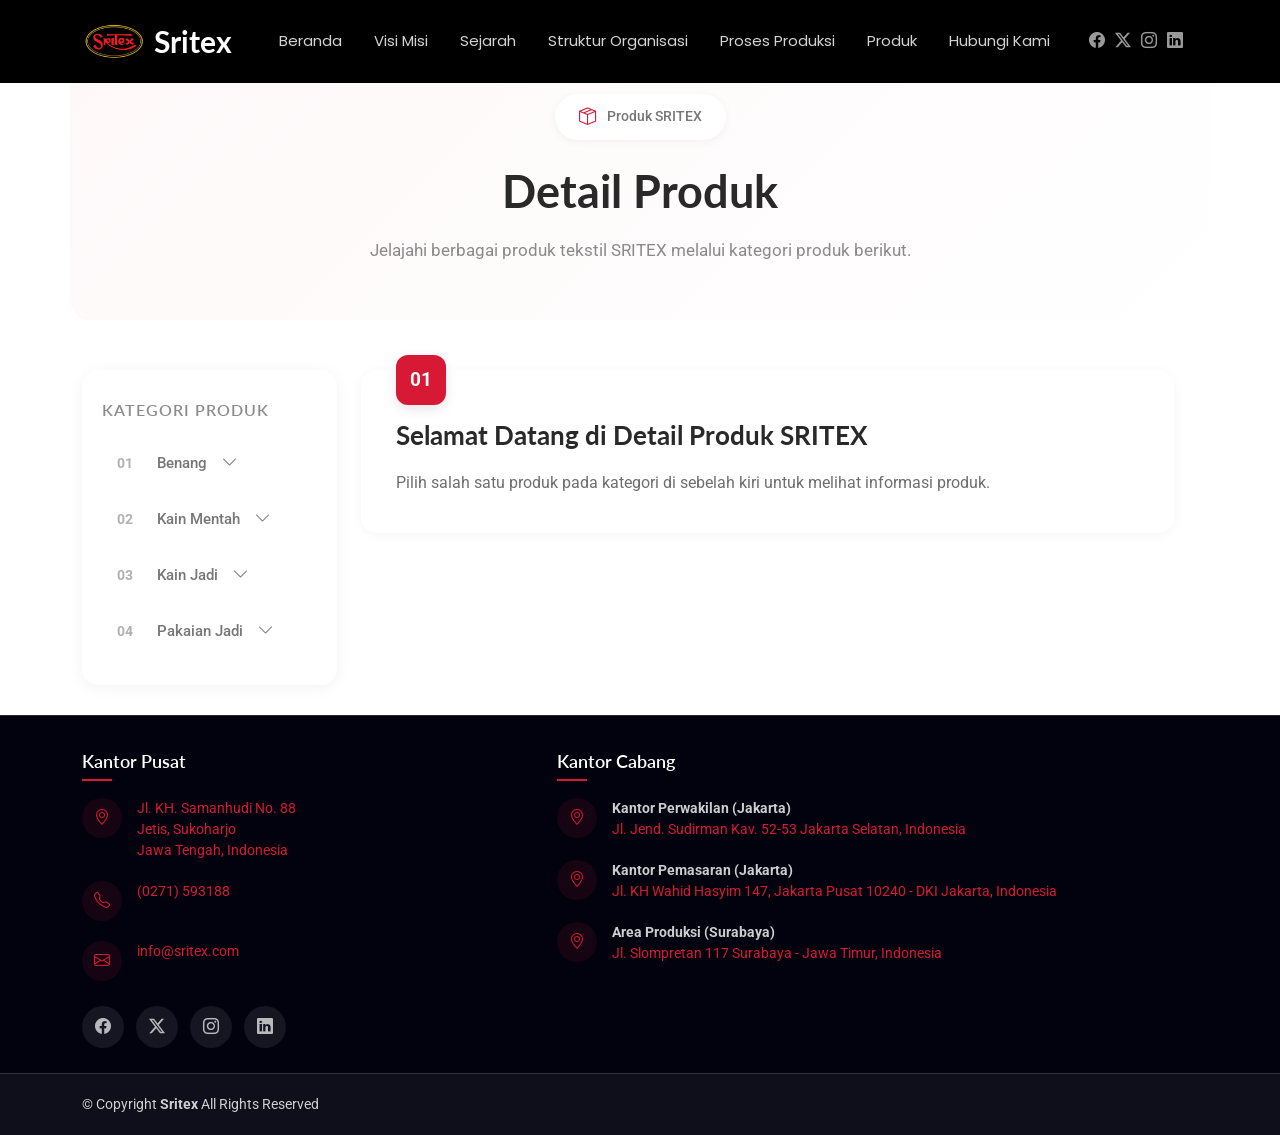
<file: terms.html>
<!DOCTYPE html>
<html lang="en">

<head>
  <meta charset="utf-8">
  <meta content="width=device-width, initial-scale=1.0" name="viewport">
  <title>Detail Produk - PT Sri Rejeki Isman Tbk</title>
  <meta name="description" content="">
  <meta name="keywords" content="">

  <!-- Favicons -->
  <link href="assets/img/LOGO SRITEX.png" rel="icon">
  <link href="assets/img/LOGO SRITEX.png" rel="apple-touch-icon">

  <!-- Fonts -->
  <link href="https://fonts.googleapis.com" rel="preconnect">
  <link href="https://fonts.gstatic.com" rel="preconnect" crossorigin>
  <link href="https://fonts.googleapis.com/css2?family=Roboto:ital,wght@0,100;0,300;0,400;0,500;0,700;0,900;1,100;1,300;1,400;1,500;1,700;1,900&family=Lato:ital,wght@0,100;0,300;0,400;0,700;0,900;1,100;1,300;1,400;1,700;1,900&family=Poppins:ital,wght@0,100;0,200;0,300;0,400;0,500;0,600;0,700;0,800;0,900;1,100;1,200;1,300;1,400;1,500;1,600;1,700;1,800;1,900&display=swap" rel="stylesheet">

  <!-- Vendor CSS Files -->
  <link href="assets/vendor/bootstrap/css/bootstrap.min.css" rel="stylesheet">
  <link href="assets/vendor/bootstrap-icons/bootstrap-icons.css" rel="stylesheet">
  <link href="assets/vendor/aos/aos.css" rel="stylesheet">
  <link href="assets/vendor/glightbox/css/glightbox.min.css" rel="stylesheet">
  <link href="assets/vendor/swiper/swiper-bundle.min.css" rel="stylesheet">

  <!-- Main CSS File -->
  <link href="assets/css/main.css" rel="stylesheet">

  <!-- =======================================================
  * Template Name: Creativo
  * Template URL: https://bootstrapmade.com/creativo-bootstrap-creative-agency-template/
  * Updated: Mar 23 2026 with Bootstrap v5.3.8
  * Author: BootstrapMade.com
  * License: https://bootstrapmade.com/license/
  ======================================================== -->
</head>

<body class="terms-page">

  ```html
<header id="header" class="header d-flex align-items-center fixed-top">
  <div class="container position-relative d-flex align-items-center justify-content-between">

    <a href="index.html" class="logo d-flex align-items-center me-auto me-xl-0">
      <img src="assets/img/LOGO SRITEX.png" alt="Logo Sritex">
      <h1 class="sitename">Sritex</h1>
    </a>

    <nav id="navmenu" class="navmenu">
      <ul>
  <li><a href="index.html#beranda">Beranda</a></li>
  <li><a href="index.html#visi-misi">Visi Misi</a></li>
  <li><a href="index.html#sejarah">Sejarah</a></li>
  <li><a href="index.html#struktur-organisasi">Struktur Organisasi</a></li>
  <li><a href="index.html#proses-produksi">Proses Produksi</a></li>
  <li><a href="index.html#produk">Produk</a></li>
  <li><a href="index.html#Kontak">Hubungi Kami</a></li>
</ul>

      <i class="mobile-nav-toggle d-xl-none bi bi-list"></i>
    </nav>

    <div class="header-social-links">
      <div class="social-links">

        <a href="https://www.facebook.com/sritex.indonesia/" target="_blank" rel="noopener noreferrer" aria-label="Facebook Sritex">
          <i class="bi bi-facebook"></i>
        </a>

        <a href="https://x.com/SritexIndonesia" target="_blank" rel="noopener noreferrer" aria-label="X Sritex">
          <i class="bi bi-twitter-x"></i>
        </a>

        <a href="https://www.instagram.com/sritexindonesia/" target="_blank" rel="noopener noreferrer" aria-label="Instagram Sritex">
          <i class="bi bi-instagram"></i>
        </a>

        <a href="https://www.linkedin.com/company/sritex/" target="_blank" rel="noopener noreferrer" aria-label="LinkedIn Sritex">
          <i class="bi bi-linkedin"></i>
        </a>

      </div>
    </div>

  </div>
</header>
```

  <main class="main">

    <!-- Detail Produk Section -->
    <section id="terms-of-service" class="terms-of-service section">

      <div class="container" data-aos="fade-up">
    

        <div class="row">
        

      
<!-- Page Header -->
<div class="tos-header" data-aos="fade-up">
  <div class="header-content">
    <div class="badge-wrapper">
      <i class="bi bi-box-seam"></i>
      <span class="last-updated">Produk SRITEX</span>
    </div>
    <h2>Detail Produk</h2>
    <p>Jelajahi berbagai produk tekstil SRITEX melalui kategori produk berikut.</p>
  </div>
</div>

<div class="row">

  <!-- Sidebar Kategori Produk -->
  <div class="col-lg-3" data-aos="fade-right" data-aos-delay="100">
    <div class="tos-sidebar">
      <h5>Kategori Produk</h5>

      <nav class="terms-nav">

        <div class="category-group">
          <a href="#" class="nav-item category-toggle" data-category="benang">
            <span class="number">01</span>
            <span class="text">Benang</span>
            <i class="bi bi-chevron-down"></i>
          </a>
          <div class="category-submenu" id="benang">
            <a href="#benang-katun" data-product="benang-katun">Benang Katun</a>
            <a href="#benang-polyester" data-product="benang-polyester">Benang Polyester</a>
            <a href="#benang-rayon" data-product="benang-rayon">Benang Rayon</a>
            <a href="#benang-campuran" data-product="benang-campuran">Benang Campuran</a>
          </div>
        </div>

        <div class="category-group">
          <a href="#" class="nav-item category-toggle" data-category="kain-mentah">
            <span class="number">02</span>
            <span class="text">Kain Mentah</span>
            <i class="bi bi-chevron-down"></i>
          </a>
          <div class="category-submenu" id="kain-mentah">
            <a href="#kain-mentah-katun" data-product="kain-mentah-katun">Kain Mentah Katun</a>
            <a href="#kain-mentah-polyester" data-product="kain-mentah-polyester">Kain Mentah Polyester</a>
            <a href="#kain-mentah-rayon" data-product="kain-mentah-rayon">Kain Mentah Rayon</a>
            <a href="#kain-mentah-campuran" data-product="kain-mentah-campuran">Kain Mentah Campuran</a>
          </div>
        </div>

        <div class="category-group">
          <a href="#" class="nav-item category-toggle" data-category="kain-jadi">
            <span class="number">03</span>
            <span class="text">Kain Jadi</span>
            <i class="bi bi-chevron-down"></i>
          </a>
          <div class="category-submenu" id="kain-jadi">
            <a href="#kain-jadi-warna" data-product="kain-jadi-warna">Kain Jadi Warna</a>
            <a href="#kain-jadi-motif" data-product="kain-jadi-motif">Kain Jadi Motif</a>
            <a href="#kain-jadi-pemutihan" data-product="kain-jadi-pemutihan">Kain Jadi Pemutihan</a>
            <a href="#kain-jadi-kamuflase" data-product="kain-jadi-kamuflase">Kain Jadi Kamuflase</a>
          </div>
        </div>

        <div class="category-group">
          <a href="#" class="nav-item category-toggle" data-category="pakaian-jadi">
            <span class="number">04</span>
            <span class="text">Pakaian Jadi</span>
            <i class="bi bi-chevron-down"></i>
          </a>
          <div class="category-submenu" id="pakaian-jadi">
            <a href="#seragam-kerja" data-product="seragam-kerja">Seragam Kerja</a>
            <a href="#seragam-militer" data-product="seragam-militer">Seragam Militer</a>
            <a href="#pakaian-formal" data-product="pakaian-formal">Pakaian Formal</a>
            <a href="#pakaian-fashion" data-product="pakaian-fashion">Pakaian Fashion</a>
          </div>
        </div>

      </nav>
    </div>
  </div>

  <!-- Konten Detail Produk -->
  <div class="col-lg-9" data-aos="fade-left" data-aos-delay="100">
    <div class="tos-content" id="product-detail">
      <div class="content-section">
        <div class="section-number">01</div>
        <h3>Selamat Datang di Detail Produk SRITEX</h3>
        <p>Pilih salah satu produk pada kategori di sebelah kiri untuk melihat informasi produk.</p>
      </div>
    </div>
  </div>

</div>

        </div>
      </div>

    </section><!-- /Terms Of Service Section -->

  </main>

 <!-- ==========================================
     FOOTER
     ========================================== -->
<footer id="footer" class="footer dark-background">

  <div class="container">
    <div class="row gy-5 justify-content-between">

      <!-- KANTOR PUSAT -->
      <div class="col-lg-4">
        <div class="footer-contact">
          <h4>Kantor Pusat</h4>
          <div class="contact-item">
            <div class="contact-icon">
              <i class="bi bi-geo-alt"></i>
            </div>
            <div class="contact-info">
              <p>
                <a href="https://www.google.com/maps/search/?api=1&query=ALAMAT+SRITEX" target="_blank">
                  Jl. KH. Samanhudi No. 88<br>
                  Jetis, Sukoharjo<br>
                  Jawa Tengah, Indonesia
                </a>
              </p>
            </div>
          </div>

          <div class="contact-item">
            <div class="contact-icon">
              <i class="bi bi-telephone"></i>
            </div>
            <div class="contact-info">
              <p><a href="tel:NOMOR_TELEPON">(0271) 593188</a></p>
            </div>
          </div>

          <div class="contact-item">
            <div class="contact-icon">
              <i class="bi bi-envelope"></i>
            </div>
            <div class="contact-info">
              <p><a href="mailto:EMAIL_SRITEX">info@sritex.com</a></p>
            </div>
          </div>

          <div class="social-links">
            <a href="https://www.facebook.com/sritex.indonesia/" target="_blank" rel="noopener noreferrer" aria-label="Facebook Sritex">
              <i class="bi bi-facebook"></i>
            </a>
            <a href="https://x.com/SritexIndonesia" target="_blank" rel="noopener noreferrer" aria-label="X Sritex">
              <i class="bi bi-twitter-x"></i>
            </a>
            <a href="https://www.instagram.com/sritexindonesia/" target="_blank" rel="noopener noreferrer" aria-label="Instagram Sritex">
              <i class="bi bi-instagram"></i>
            </a>
            <a href="https://www.linkedin.com/company/sritex/" target="_blank" rel="noopener noreferrer" aria-label="LinkedIn Sritex">
              <i class="bi bi-linkedin"></i>
            </a>
          </div>
        </div>
      </div>

      <!-- KANTOR CABANG -->
      <div class="col-lg-7 offset-lg-1">
        <div class="footer-contact">
          <h4>Kantor Cabang</h4>

          <!-- 1. Kantor Perwakilan Jakarta -->
          <div class="contact-item">
            <div class="contact-icon">
              <i class="bi bi-geo-alt"></i>
            </div>
            <div class="contact-info">
              <p>
                <strong>Kantor Perwakilan (Jakarta)</strong><br>
                <a href="https://www.google.com/maps/search/?api=1&query=Jl.+Jend.+Sudirman+Kav.+52-53+Jakarta+Selatan" target="_blank">
                  Jl. Jend. Sudirman Kav. 52-53 Jakarta Selatan, Indonesia
                </a>
              </p>
            </div>
          </div>

          <!-- 2. Kantor Pemasaran Jakarta -->
          <div class="contact-item">
            <div class="contact-icon">
              <i class="bi bi-geo-alt"></i>
            </div>
            <div class="contact-info">
              <p>
                <strong>Kantor Pemasaran (Jakarta)</strong><br>
                <a href="https://www.google.com/maps/search/?api=1&query=Jl.+KH+Wahid+Hasyim+147+Jakarta+Pusat" target="_blank">
                  Jl. KH Wahid Hasyim 147, Jakarta Pusat 10240 - DKI Jakarta, Indonesia
                </a>
              </p>
            </div>
          </div>

          <!-- 3. Area Produksi Surabaya -->
          <div class="contact-item">
            <div class="contact-icon">
              <i class="bi bi-geo-alt"></i>
            </div>
            <div class="contact-info">
              <p>
                <strong>Area Produksi (Surabaya)</strong><br>
                <a href="https://www.google.com/maps/search/?api=1&query=Jl.+Slompretan+117+Surabaya" target="_blank">
                  Jl. Slompretan 117 Surabaya - Jawa Timur, Indonesia
                </a>
              </p>
            </div>
          </div>

        </div>
      </div>

    </div>
  </div>

  <!-- COPYRIGHT (BACKGROUND MELEBAR FULL KE SAMPING) -->
  <div class="footer-bottom mt-5">
    <div class="container">
      <div class="row gy-3 align-items-center">
        <div class="col-md-6 copyright text-center text-md-start">
          <p>© Copyright <strong>Sritex</strong> All Rights Reserved</p>
        </div>
        <div class="col-md-6 footer-bottom-links text-center text-md-end">
         
        </div>
      </div>
    </div>
  </div>

</footer>

  <!-- Scroll Top -->
  <a href="#" id="scroll-top" class="scroll-top d-flex align-items-center justify-content-center"><i class="bi bi-arrow-up-short"></i></a>

  <!-- Preloader -->
  <div id="preloader"></div>

  <!-- Vendor JS Files -->
  <script src="assets/vendor/bootstrap/js/bootstrap.bundle.min.js"></script>
  <script src="assets/vendor/php-email-form/validate.js"></script>
  <script src="assets/vendor/aos/aos.js"></script>
  <script src="assets/vendor/purecounter/purecounter_vanilla.js"></script>
  <script src="assets/vendor/imagesloaded/imagesloaded.pkgd.min.js"></script>
  <script src="assets/vendor/isotope-layout/isotope.pkgd.min.js"></script>
  <script src="assets/vendor/glightbox/js/glightbox.min.js"></script>
  <script src="assets/vendor/swiper/swiper-bundle.min.js"></script>

  <!-- Main JS File -->
   
<script>
// Data seluruh produk SRITEX
const productDetails = {
  "benang-katun": {
    name: "Benang Katun",
    image: "assets/img/portfolio/BENANG KATUN.jpg",
    description: "Benang katun merupakan benang yang dibuat dari serat kapas dan digunakan sebagai bahan baku dalam pembuatan berbagai produk tekstil.",
    characteristics: [
      "Bahan dasar: Serat kapas.",
      "Tekstur: Lembut dan nyaman.",
      "Daya serap: Baik dalam menyerap kelembapan.",
      "Sifat: Memiliki sirkulasi udara yang baik."
    ],
    usage: "Digunakan sebagai bahan baku pembuatan kain, pakaian, dan berbagai produk tekstil berbahan katun."
  },

  "benang-polyester": {
    name: "Benang Polyester",
    image: "assets/img/portfolio/BENANG POLIESTER.webp",
    description: "Benang polyester merupakan benang sintetis yang dibuat dari serat polyester dan banyak digunakan dalam industri tekstil.",
    characteristics: [
      "Bahan dasar: Serat polyester.",
      "Kekuatan: Memiliki daya tahan yang baik.",
      "Ketahanan: Tidak mudah kusut.",
      "Sifat: Relatif cepat kering."
    ],
    usage: "Digunakan untuk pembuatan kain, pakaian, bahan pelapis, dan berbagai produk tekstil lainnya."
  },

  "benang-rayon": {
    name: "Benang Rayon",
    image: "assets/img/portfolio/BENANG RAYON.jpg",
    description: "Benang rayon merupakan benang yang berasal dari serat selulosa hasil pengolahan bahan alami dan digunakan dalam proses pembuatan tekstil.",
    characteristics: [
      "Bahan dasar: Selulosa hasil regenerasi.",
      "Tekstur: Lembut dan halus.",
      "Daya serap: Baik dalam menyerap kelembapan.",
      "Tampilan: Memiliki kesan jatuh dan menyerupai serat alami."
    ],
    usage: "Digunakan sebagai bahan baku kain dan pakaian yang membutuhkan tekstur lembut serta tampilan yang nyaman."
  },

  "benang-campuran": {
    name: "Benang Campuran",
    image: "assets/img/portfolio/BENANG CAMPURAN.jpg",
    description: "Benang campuran merupakan benang yang dibuat dengan menggabungkan dua atau lebih jenis serat untuk memperoleh karakteristik tertentu.",
    characteristics: [
      "Bahan dasar: Kombinasi beberapa jenis serat.",
      "Karakteristik: Menggabungkan sifat dari serat penyusunnya.",
      "Tekstur: Bergantung pada komposisi bahan.",
      "Kegunaan: Dapat disesuaikan dengan kebutuhan produksi."
    ],
    usage: "Digunakan dalam pembuatan kain dan pakaian yang membutuhkan kombinasi karakteristik dari beberapa jenis serat."
  },

  "kain-mentah-katun": {
    name: "Kain Mentah Katun",
    image: "assets/img/portfolio/KAIN MENTAH KATUN.jpg",
    description: "Kain mentah katun merupakan kain yang dibuat dari benang berbahan serat kapas dan belum melalui proses penyempurnaan akhir.",
    characteristics: [
      "Bahan dasar: Benang katun.",
      "Tekstur: Cenderung lembut.",
      "Daya serap: Baik.",
      "Kondisi: Belum melalui proses pewarnaan atau penyempurnaan akhir."
    ],
    usage: "Digunakan sebagai bahan dasar untuk proses lanjutan seperti pemutihan, pewarnaan, pencetakan motif, dan pembuatan pakaian."
  },

  "kain-mentah-polyester": {
    name: "Kain Mentah Polyester",
    image: "assets/img/portfolio/KAIN MENTAH POLYSTER.jpg",
    description: "Kain mentah polyester merupakan kain yang dibuat dari benang polyester dan belum melalui proses penyempurnaan akhir.",
    characteristics: [
      "Bahan dasar: Serat polyester.",
      "Kekuatan: Memiliki daya tahan yang baik.",
      "Ketahanan: Relatif tidak mudah kusut.",
      "Kondisi: Belum melalui proses penyempurnaan akhir."
    ],
    usage: "Digunakan sebagai bahan dasar untuk proses pewarnaan, pencetakan, dan pengolahan kain menjadi produk tekstil jadi."
  },

  "kain-mentah-rayon": {
    name: "Kain Mentah Rayon",
    image: "assets/img/portfolio/KAIN MENTAH RAYON.jpg",
    description: "Kain mentah rayon merupakan kain yang dibuat menggunakan benang rayon dan belum melalui tahapan penyempurnaan akhir.",
    characteristics: [
      "Bahan dasar: Serat rayon.",
      "Tekstur: Relatif lembut.",
      "Daya serap: Baik.",
      "Kondisi: Memerlukan proses pengolahan lanjutan."
    ],
    usage: "Digunakan sebagai bahan dasar dalam proses pemutihan, pewarnaan, pencetakan motif, dan pembuatan produk tekstil."
  },

  "kain-mentah-campuran": {
    name: "Kain Mentah Campuran",
    image: "assets/img/portfolio/KAIN MENTAH CAMPURAN.jpg",
    description: "Kain mentah campuran merupakan kain yang dibuat dari kombinasi beberapa jenis serat dan belum melalui proses penyempurnaan akhir.",
    characteristics: [
      "Bahan dasar: Kombinasi beberapa jenis serat.",
      "Tekstur: Bergantung pada komposisi serat.",
      "Sifat: Menggabungkan karakteristik bahan penyusunnya.",
      "Kondisi: Belum melalui proses penyempurnaan akhir."
    ],
    usage: "Digunakan sebagai bahan dasar untuk proses pengolahan lanjutan menjadi kain dengan karakteristik sesuai kebutuhan."
  },

  "kain-jadi-warna": {
    name: "Kain Jadi Warna",
    image: "assets/img/portfolio/KAIN JADI WARNA.jpg",
    description: "Kain jadi warna merupakan kain yang telah melalui proses pewarnaan sehingga memiliki warna tertentu sesuai kebutuhan produksi.",
    characteristics: [
      "Bahan dasar: Kain hasil proses tekstil sebelumnya.",
      "Warna: Memiliki warna sesuai proses pewarnaan.",
      "Tampilan: Warna tersebar pada permukaan kain.",
      "Kondisi: Telah melalui proses pewarnaan."
    ],
    usage: "Digunakan sebagai bahan baku pembuatan pakaian, seragam, dan berbagai produk tekstil berwarna."
  },

  "kain-jadi-motif": {
    name: "Kain Jadi Motif",
    image: "assets/img/portfolio/KAIN JADI MOTIF.jpg",
    description: "Kain jadi motif merupakan kain yang telah melalui proses pemberian motif atau pola pada permukaannya.",
    characteristics: [
      "Bahan dasar: Kain hasil proses tekstil sebelumnya.",
      "Tampilan: Memiliki motif atau pola tertentu.",
      "Variasi: Motif dapat disesuaikan dengan kebutuhan.",
      "Kondisi: Telah melalui proses pencetakan atau pembentukan motif."
    ],
    usage: "Digunakan untuk pembuatan pakaian, perlengkapan rumah tangga, dan produk tekstil bermotif lainnya."
  },

  "kain-jadi-pemutihan": {
    name: "Kain Jadi Pemutihan",
    image: "assets/img/portfolio/KAIN JADI PEMUTIHAN.jpg",
    description: "Kain jadi pemutihan merupakan kain yang telah melalui proses pemutihan untuk menghasilkan tampilan yang lebih putih dan bersih.",
    characteristics: [
      "Bahan dasar: Kain hasil proses tekstil sebelumnya.",
      "Warna: Memiliki tampilan putih atau lebih cerah.",
      "Permukaan: Telah melalui proses pengolahan.",
      "Kondisi: Disiapkan untuk penggunaan atau proses lanjutan."
    ],
    usage: "Digunakan sebagai bahan dasar pembuatan produk tekstil berwarna putih atau sebagai bahan untuk proses pewarnaan selanjutnya."
  },

  "kain-jadi-kamuflase": {
    name: "Kain Jadi Kamuflase",
    image: "assets/img/portfolio/KAIN JADI KAMUFLASE.jpg",
    description: "Kain jadi kamuflase merupakan kain yang memiliki pola visual tertentu untuk menghasilkan tampilan kamuflase.",
    characteristics: [
      "Bahan dasar: Kain tekstil yang telah melalui proses pengolahan.",
      "Motif: Memiliki pola kamuflase.",
      "Tampilan: Menggunakan kombinasi warna dan pola tertentu.",
      "Penggunaan: Disesuaikan dengan kebutuhan pakaian atau perlengkapan."
    ],
    usage: "Digunakan sebagai bahan pembuatan seragam, pakaian, dan perlengkapan bermotif kamuflase."
  },

  "seragam-kerja": {
    name: "Seragam Kerja",
    image: "assets/img/portfolio/SERAGAM KERJA.jpg",
    description: "Seragam kerja merupakan pakaian yang digunakan oleh pekerja sebagai identitas serta perlengkapan dalam menjalankan aktivitas pekerjaan.",
    characteristics: [
      "Bahan: Disesuaikan dengan kebutuhan aktivitas kerja.",
      "Desain: Dapat disesuaikan dengan identitas perusahaan.",
      "Fungsi: Mendukung kenyamanan dan aktivitas kerja.",
      "Tampilan: Memiliki model dan ukuran sesuai kebutuhan pengguna."
    ],
    usage: "Digunakan oleh karyawan atau tenaga kerja dalam kegiatan operasional perusahaan maupun lingkungan kerja lainnya."
  },

  "seragam-militer": {
    name: "Seragam Militer",
    image: "assets/img/portfolio/SERAGAM MILITER.jpg",
    description: "Seragam militer merupakan pakaian khusus yang digunakan oleh personel militer sebagai identitas dan perlengkapan dalam menjalankan tugas.",
    characteristics: [
      "Bahan: Disesuaikan dengan kebutuhan aktivitas lapangan.",
      "Motif: Dapat menggunakan pola kamuflase.",
      "Desain: Disesuaikan dengan ketentuan seragam.",
      "Fungsi: Mendukung aktivitas dan identitas personel."
    ],
    usage: "Digunakan sebagai pakaian dinas dan perlengkapan personel militer dalam menjalankan tugas."
  },

  "pakaian-formal": {
    name: "Pakaian Formal",
    image: "assets/img/portfolio/PAKAIAN FORMAL.jpg",
    description: "Pakaian formal merupakan jenis pakaian yang dirancang untuk digunakan dalam kegiatan resmi dan acara dengan ketentuan berpakaian tertentu.",
    characteristics: [
      "Desain: Memiliki tampilan rapi dan formal.",
      "Bahan: Disesuaikan dengan model pakaian.",
      "Potongan: Umumnya memiliki bentuk yang terstruktur.",
      "Penggunaan: Disesuaikan dengan kegiatan resmi."
    ],
    usage: "Digunakan untuk kegiatan perkantoran, acara resmi, pertemuan, dan kegiatan formal lainnya."
  },

  "pakaian-fashion": {
    name: "Pakaian Fashion",
    image: "assets/img/portfolio/PAKAIAN FASHION.jpg",
    description: "Pakaian fashion merupakan produk pakaian yang dirancang dengan memperhatikan model, desain, dan perkembangan tren busana.",
    characteristics: [
      "Desain: Memiliki variasi model dan gaya.",
      "Bahan: Beragam sesuai jenis pakaian.",
      "Tampilan: Memperhatikan nilai estetika.",
      "Variasi: Dapat disesuaikan dengan kebutuhan dan tren."
    ],
    usage: "Digunakan sebagai pakaian sehari-hari maupun untuk kebutuhan gaya dan penampilan."
  }
};

// Nama produk digunakan untuk membaca tautan produk
const productNames = {};

Object.keys(productDetails).forEach(id => {
  productNames[id] = productDetails[id].name;
});

// Membuka dan menutup kategori
document.querySelectorAll(".category-toggle").forEach(toggle => {
  toggle.addEventListener("click", function(event) {
    event.preventDefault();

    const categoryId = this.dataset.category;
    const submenu = document.getElementById(categoryId);

    if (submenu) {
      submenu.classList.toggle("show");
    }
  });
});

// Menampilkan detail produk
function showProduct(productId) {
  const product = productDetails[productId];

  if (!product) return;

  const categoryId = productId.startsWith("kain-mentah-")
    ? "kain-mentah"
    : productId.startsWith("kain-jadi-")
    ? "kain-jadi"
    : productId.startsWith("benang-")
    ? "benang"
    : "pakaian-jadi";

  // Membuka kategori produk yang dipilih
  document.querySelectorAll(".category-submenu").forEach(menu => {
    menu.classList.remove("show");
  });

  document.getElementById(categoryId)?.classList.add("show");

  // Memberikan tanda pada produk yang sedang dipilih
  document.querySelectorAll(".category-submenu a").forEach(link => {
    link.classList.remove("active");
  });

  document.querySelector(`[data-product="${productId}"]`)?.classList.add("active");

  // Menampilkan gambar dan informasi produk
  document.getElementById("product-detail").innerHTML = `
    <div class="content-section product-detail-section">
      <div class="section-number">01</div>
      <h3>${product.name}</h3>

      <div class="product-detail-image-wrapper">
        <img
          src="${product.image}"
          alt="${product.name}"
          class="product-detail-image"
          loading="lazy"
        >
      </div>

      <div class="product-information">
        <h4>Deskripsi Produk</h4>
        <p>${product.description}</p>

        <h4>Karakteristik Produk</h4>
        <ul class="product-characteristics">
          ${product.characteristics.map(item => `<li>${item}</li>`).join("")}
        </ul>

        <h4>Kegunaan Produk</h4>
        <p>${product.usage}</p>
      </div>
    </div>
  `;
}

// Klik produk pada sidebar
document.querySelectorAll("[data-product]").forEach(link => {
  link.addEventListener("click", function(event) {
    event.preventDefault();

    const productId = this.dataset.product;

    history.replaceState(null, "", "#" + productId);
    showProduct(productId);
  });
});

// Membaca produk dari URL
const initialProduct = window.location.hash.substring(1);

if (productNames[initialProduct]) {
  showProduct(initialProduct);
}

</script>

  <script src="assets/js/main.js"></script>

</body>

</html>
</file>
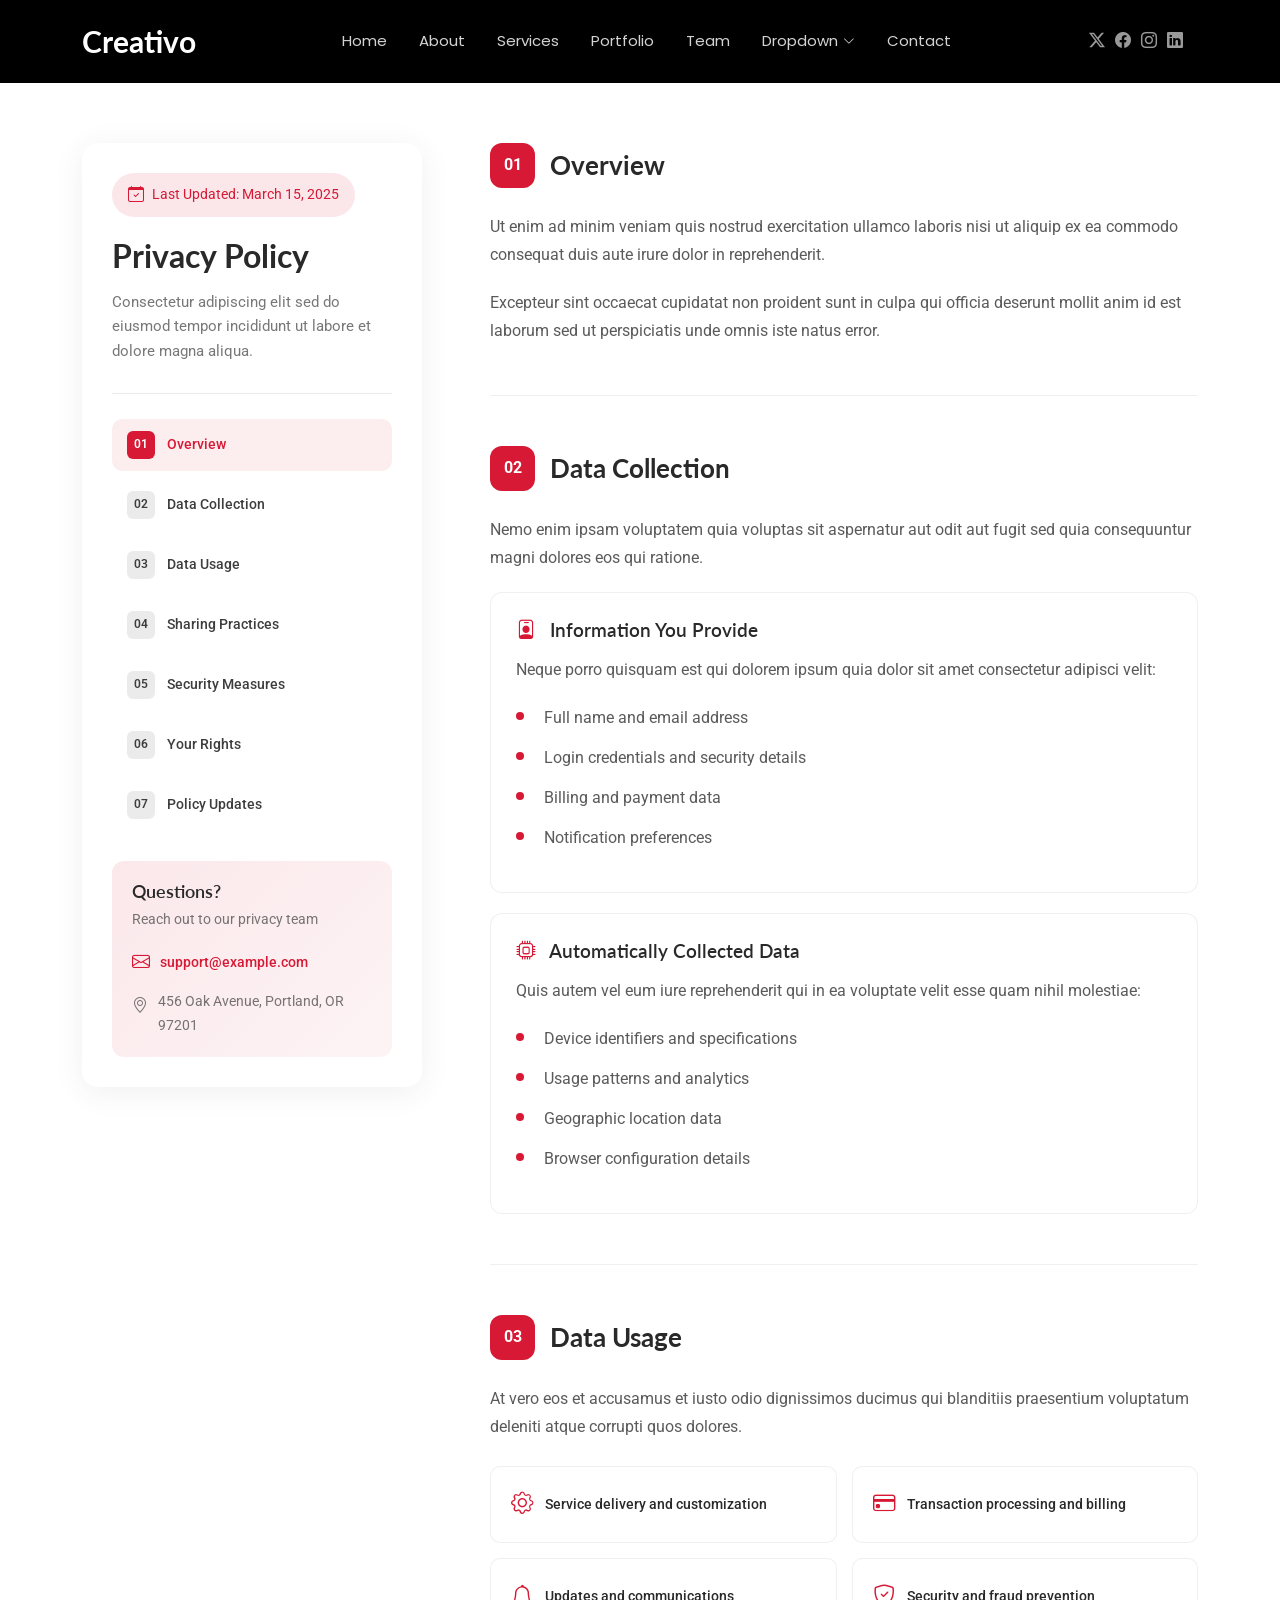
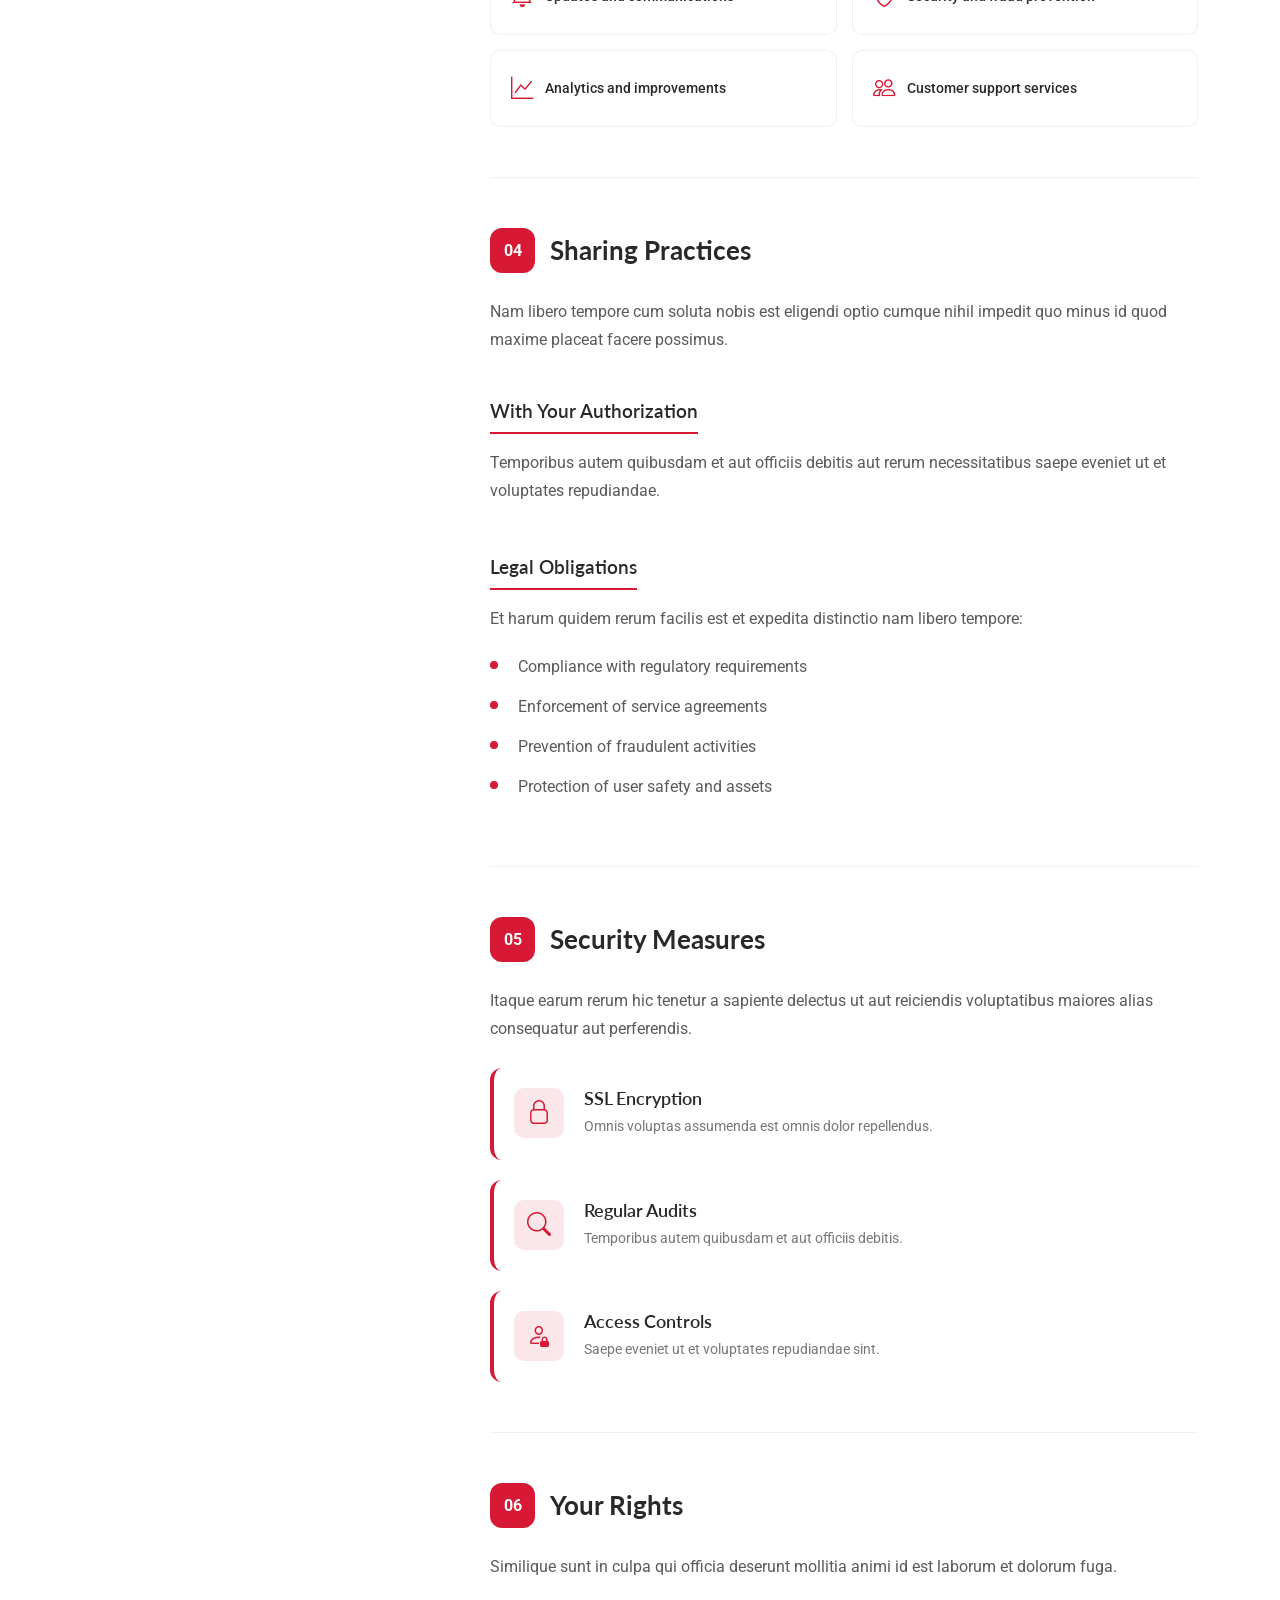
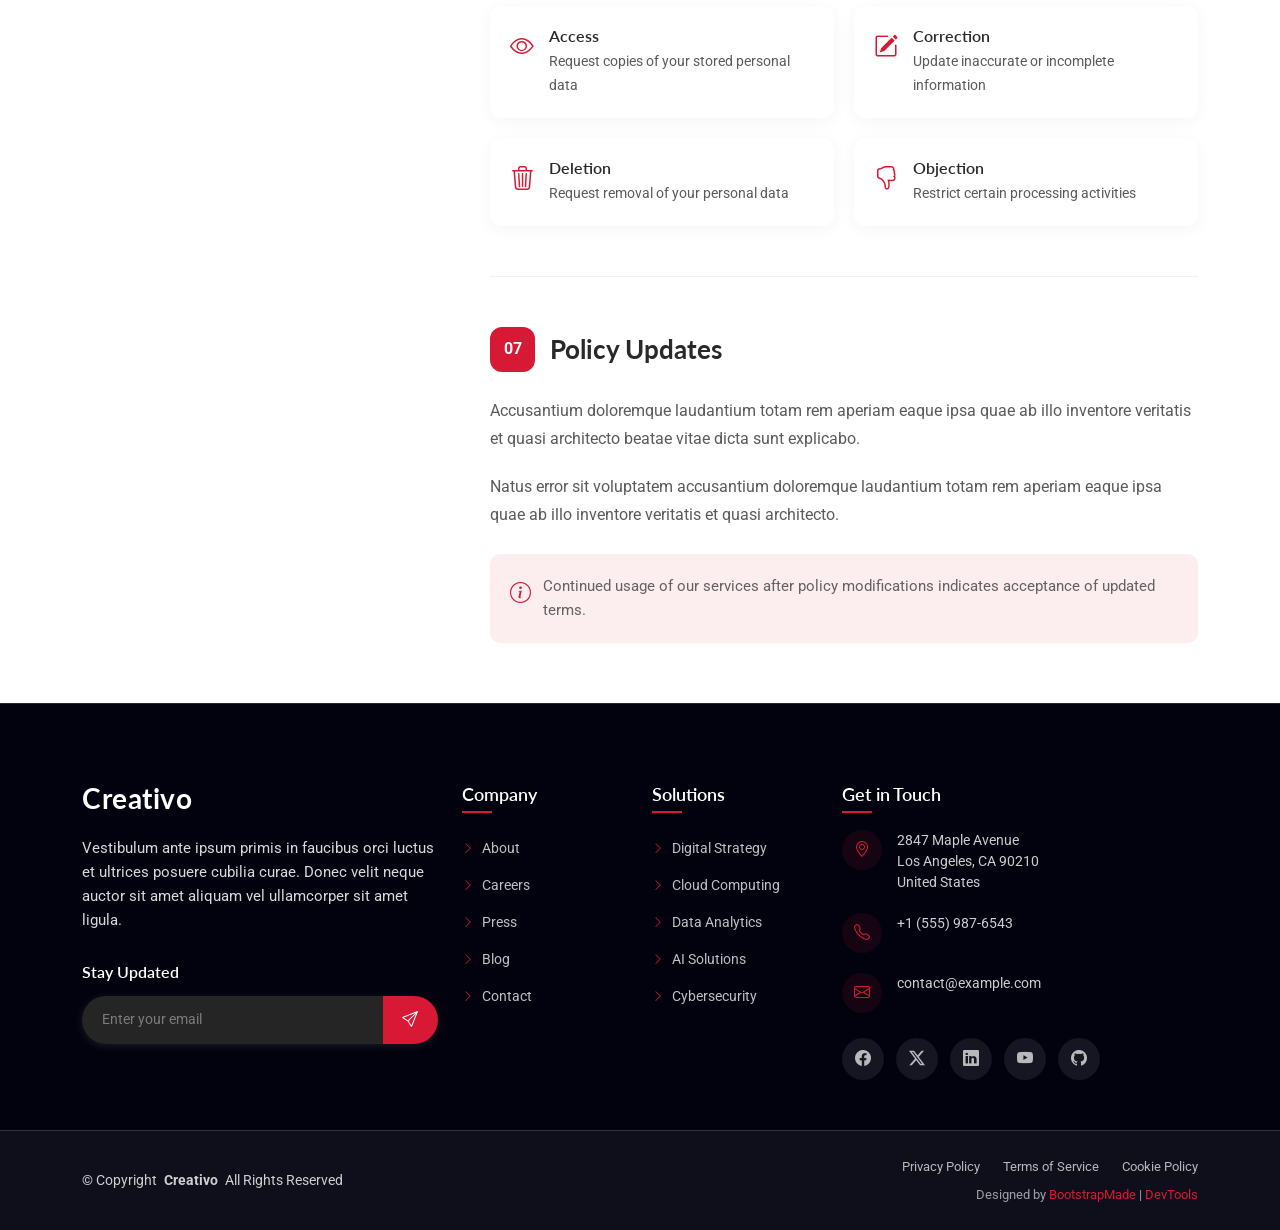
<file: Creativo/privacy.html>
<!DOCTYPE html>
<html lang="en">

<head>
  <meta charset="utf-8">
  <meta content="width=device-width, initial-scale=1.0" name="viewport">
  <title>Privacy - Creativo Bootstrap Template</title>
  <meta name="description" content="">
  <meta name="keywords" content="">

  <!-- Favicons -->
  <link href="assets/img/favicon.png" rel="icon">
  <link href="assets/img/apple-touch-icon.png" rel="apple-touch-icon">

  <!-- Fonts -->
  <link href="https://fonts.googleapis.com" rel="preconnect">
  <link href="https://fonts.gstatic.com" rel="preconnect" crossorigin>
  <link href="https://fonts.googleapis.com/css2?family=Roboto:ital,wght@0,100;0,300;0,400;0,500;0,700;0,900;1,100;1,300;1,400;1,500;1,700;1,900&family=Lato:ital,wght@0,100;0,300;0,400;0,700;0,900;1,100;1,300;1,400;1,700;1,900&family=Poppins:ital,wght@0,100;0,200;0,300;0,400;0,500;0,600;0,700;0,800;0,900;1,100;1,200;1,300;1,400;1,500;1,600;1,700;1,800;1,900&display=swap" rel="stylesheet">

  <!-- Vendor CSS Files -->
  <link href="assets/vendor/bootstrap/css/bootstrap.min.css" rel="stylesheet">
  <link href="assets/vendor/bootstrap-icons/bootstrap-icons.css" rel="stylesheet">
  <link href="assets/vendor/aos/aos.css" rel="stylesheet">
  <link href="assets/vendor/glightbox/css/glightbox.min.css" rel="stylesheet">
  <link href="assets/vendor/swiper/swiper-bundle.min.css" rel="stylesheet">

  <!-- Main CSS File -->
  <link href="assets/css/main.css" rel="stylesheet">

  <!-- =======================================================
  * Template Name: Creativo
  * Template URL: https://bootstrapmade.com/creativo-bootstrap-creative-agency-template/
  * Updated: Mar 23 2026 with Bootstrap v5.3.8
  * Author: BootstrapMade.com
  * License: https://bootstrapmade.com/license/
  ======================================================== -->
</head>

<body class="privacy-page">

  <header id="header" class="header d-flex align-items-center sticky-top">
    <div class="container position-relative d-flex align-items-center justify-content-between">

      <a href="index.html" class="logo d-flex align-items-center me-auto me-xl-0">
        <!-- Uncomment the line below if you also wish to use an image logo -->
        <!-- <img src="assets/img/logo.webp" alt=""> -->
        <h1 class="sitename">Creativo</h1>
      </a>

      <nav id="navmenu" class="navmenu">
        <ul>
          <li><a href="#hero">Home</a></li>
          <li><a href="#about">About</a></li>
          <li><a href="#services">Services</a></li>
          <li><a href="#portfolio">Portfolio</a></li>
          <li><a href="#team">Team</a></li>
          <li class="dropdown"><a href="#"><span>Dropdown</span> <i class="bi bi-chevron-down toggle-dropdown"></i></a>
            <ul>
              <li><a href="#">Dropdown 1</a></li>
              <li class="dropdown"><a href="#"><span>Deep Dropdown</span> <i class="bi bi-chevron-down toggle-dropdown"></i></a>
                <ul>
                  <li><a href="#">Deep Dropdown 1</a></li>
                  <li><a href="#">Deep Dropdown 2</a></li>
                  <li><a href="#">Deep Dropdown 3</a></li>
                  <li><a href="#">Deep Dropdown 4</a></li>
                  <li><a href="#">Deep Dropdown 5</a></li>
                </ul>
              </li>
              <li><a href="#">Dropdown 2</a></li>
              <li><a href="#">Dropdown 3</a></li>
              <li><a href="#">Dropdown 4</a></li>
            </ul>
          </li>
          <li><a href="#contact">Contact</a></li>
        </ul>
        <i class="mobile-nav-toggle d-xl-none bi bi-list"></i>
      </nav>

      <div class="header-social-links">
        <a href="#" class="twitter"><i class="bi bi-twitter-x"></i></a>
        <a href="#" class="facebook"><i class="bi bi-facebook"></i></a>
        <a href="#" class="instagram"><i class="bi bi-instagram"></i></a>
        <a href="#" class="linkedin"><i class="bi bi-linkedin"></i></a>
      </div>

    </div>
  </header>

  <main class="main">

    <!-- Privacy Section -->
    <section id="privacy" class="privacy section">

      <div class="container" data-aos="fade-up" data-aos-delay="100">

        <!-- Two Column Layout -->
        <div class="row g-5">

          <!-- Sidebar Navigation -->
          <div class="col-lg-4" data-aos="fade-right" data-aos-delay="150">
            <div class="policy-sidebar">
              <div class="effective-badge">
                <i class="bi bi-calendar-check"></i>
                <span>Last Updated: March 15, 2025</span>
              </div>
              <h1>Privacy Policy</h1>
              <p class="sidebar-intro">Consectetur adipiscing elit sed do eiusmod tempor incididunt ut labore et dolore magna aliqua.</p>

              <nav class="policy-nav">
                <a href="#overview" class="nav-link active">
                  <span class="nav-number">01</span>
                  <span class="nav-text">Overview</span>
                </a>
                <a href="#data-collection" class="nav-link">
                  <span class="nav-number">02</span>
                  <span class="nav-text">Data Collection</span>
                </a>
                <a href="#usage" class="nav-link">
                  <span class="nav-number">03</span>
                  <span class="nav-text">Data Usage</span>
                </a>
                <a href="#sharing" class="nav-link">
                  <span class="nav-number">04</span>
                  <span class="nav-text">Sharing Practices</span>
                </a>
                <a href="#security" class="nav-link">
                  <span class="nav-number">05</span>
                  <span class="nav-text">Security Measures</span>
                </a>
                <a href="#rights" class="nav-link">
                  <span class="nav-number">06</span>
                  <span class="nav-text">Your Rights</span>
                </a>
                <a href="#updates" class="nav-link">
                  <span class="nav-number">07</span>
                  <span class="nav-text">Policy Updates</span>
                </a>
              </nav>

              <div class="contact-card">
                <h4>Questions?</h4>
                <p>Reach out to our privacy team</p>
                <a href="mailto:support@example.com" class="contact-email">
                  <i class="bi bi-envelope"></i>
                  support@example.com
                </a>
                <div class="contact-address">
                  <i class="bi bi-geo-alt"></i>
                  <span>456 Oak Avenue, Portland, OR 97201</span>
                </div>
              </div>
            </div>
          </div><!-- End Sidebar -->

          <!-- Main Content -->
          <div class="col-lg-8" data-aos="fade-left" data-aos-delay="200">
            <div class="policy-content">

              <!-- Overview Section -->
              <article id="overview" class="policy-section">
                <div class="section-header">
                  <span class="section-number">01</span>
                  <h2>Overview</h2>
                </div>
                <div class="section-body">
                  <p>Ut enim ad minim veniam quis nostrud exercitation ullamco laboris nisi ut aliquip ex ea commodo consequat duis aute irure dolor in reprehenderit.</p>
                  <p>Excepteur sint occaecat cupidatat non proident sunt in culpa qui officia deserunt mollit anim id est laborum sed ut perspiciatis unde omnis iste natus error.</p>
                </div>
              </article><!-- End Overview Section -->

              <!-- Data Collection Section -->
              <article id="data-collection" class="policy-section">
                <div class="section-header">
                  <span class="section-number">02</span>
                  <h2>Data Collection</h2>
                </div>
                <div class="section-body">
                  <p>Nemo enim ipsam voluptatem quia voluptas sit aspernatur aut odit aut fugit sed quia consequuntur magni dolores eos qui ratione.</p>

                  <div class="info-card">
                    <h3><i class="bi bi-person-badge"></i> Information You Provide</h3>
                    <p>Neque porro quisquam est qui dolorem ipsum quia dolor sit amet consectetur adipisci velit:</p>
                    <ul>
                      <li>Full name and email address</li>
                      <li>Login credentials and security details</li>
                      <li>Billing and payment data</li>
                      <li>Notification preferences</li>
                    </ul>
                  </div>

                  <div class="info-card">
                    <h3><i class="bi bi-cpu"></i> Automatically Collected Data</h3>
                    <p>Quis autem vel eum iure reprehenderit qui in ea voluptate velit esse quam nihil molestiae:</p>
                    <ul>
                      <li>Device identifiers and specifications</li>
                      <li>Usage patterns and analytics</li>
                      <li>Geographic location data</li>
                      <li>Browser configuration details</li>
                    </ul>
                  </div>
                </div>
              </article><!-- End Data Collection Section -->

              <!-- Data Usage Section -->
              <article id="usage" class="policy-section">
                <div class="section-header">
                  <span class="section-number">03</span>
                  <h2>Data Usage</h2>
                </div>
                <div class="section-body">
                  <p>At vero eos et accusamus et iusto odio dignissimos ducimus qui blanditiis praesentium voluptatum deleniti atque corrupti quos dolores.</p>

                  <div class="usage-grid">
                    <div class="usage-item">
                      <i class="bi bi-gear"></i>
                      <span>Service delivery and customization</span>
                    </div>
                    <div class="usage-item">
                      <i class="bi bi-credit-card"></i>
                      <span>Transaction processing and billing</span>
                    </div>
                    <div class="usage-item">
                      <i class="bi bi-bell"></i>
                      <span>Updates and communications</span>
                    </div>
                    <div class="usage-item">
                      <i class="bi bi-shield-check"></i>
                      <span>Security and fraud prevention</span>
                    </div>
                    <div class="usage-item">
                      <i class="bi bi-graph-up"></i>
                      <span>Analytics and improvements</span>
                    </div>
                    <div class="usage-item">
                      <i class="bi bi-people"></i>
                      <span>Customer support services</span>
                    </div>
                  </div>
                </div>
              </article><!-- End Data Usage Section -->

              <!-- Sharing Section -->
              <article id="sharing" class="policy-section">
                <div class="section-header">
                  <span class="section-number">04</span>
                  <h2>Sharing Practices</h2>
                </div>
                <div class="section-body">
                  <p>Nam libero tempore cum soluta nobis est eligendi optio cumque nihil impedit quo minus id quod maxime placeat facere possimus.</p>

                  <div class="sharing-item">
                    <h3>With Your Authorization</h3>
                    <p>Temporibus autem quibusdam et aut officiis debitis aut rerum necessitatibus saepe eveniet ut et voluptates repudiandae.</p>
                  </div>

                  <div class="sharing-item">
                    <h3>Legal Obligations</h3>
                    <p>Et harum quidem rerum facilis est et expedita distinctio nam libero tempore:</p>
                    <ul>
                      <li>Compliance with regulatory requirements</li>
                      <li>Enforcement of service agreements</li>
                      <li>Prevention of fraudulent activities</li>
                      <li>Protection of user safety and assets</li>
                    </ul>
                  </div>
                </div>
              </article><!-- End Sharing Section -->

              <!-- Security Section -->
              <article id="security" class="policy-section">
                <div class="section-header">
                  <span class="section-number">05</span>
                  <h2>Security Measures</h2>
                </div>
                <div class="section-body">
                  <p>Itaque earum rerum hic tenetur a sapiente delectus ut aut reiciendis voluptatibus maiores alias consequatur aut perferendis.</p>

                  <div class="security-features">
                    <div class="feature">
                      <div class="feature-icon">
                        <i class="bi bi-lock"></i>
                      </div>
                      <div class="feature-content">
                        <h4>SSL Encryption</h4>
                        <p>Omnis voluptas assumenda est omnis dolor repellendus.</p>
                      </div>
                    </div>
                    <div class="feature">
                      <div class="feature-icon">
                        <i class="bi bi-search"></i>
                      </div>
                      <div class="feature-content">
                        <h4>Regular Audits</h4>
                        <p>Temporibus autem quibusdam et aut officiis debitis.</p>
                      </div>
                    </div>
                    <div class="feature">
                      <div class="feature-icon">
                        <i class="bi bi-person-lock"></i>
                      </div>
                      <div class="feature-content">
                        <h4>Access Controls</h4>
                        <p>Saepe eveniet ut et voluptates repudiandae sint.</p>
                      </div>
                    </div>
                  </div>
                </div>
              </article><!-- End Security Section -->

              <!-- Rights Section -->
              <article id="rights" class="policy-section">
                <div class="section-header">
                  <span class="section-number">06</span>
                  <h2>Your Rights</h2>
                </div>
                <div class="section-body">
                  <p>Similique sunt in culpa qui officia deserunt mollitia animi id est laborum et dolorum fuga.</p>

                  <div class="rights-list">
                    <div class="right-item">
                      <i class="bi bi-eye"></i>
                      <div>
                        <h4>Access</h4>
                        <p>Request copies of your stored personal data</p>
                      </div>
                    </div>
                    <div class="right-item">
                      <i class="bi bi-pencil-square"></i>
                      <div>
                        <h4>Correction</h4>
                        <p>Update inaccurate or incomplete information</p>
                      </div>
                    </div>
                    <div class="right-item">
                      <i class="bi bi-trash3"></i>
                      <div>
                        <h4>Deletion</h4>
                        <p>Request removal of your personal data</p>
                      </div>
                    </div>
                    <div class="right-item">
                      <i class="bi bi-hand-thumbs-down"></i>
                      <div>
                        <h4>Objection</h4>
                        <p>Restrict certain processing activities</p>
                      </div>
                    </div>
                  </div>
                </div>
              </article><!-- End Rights Section -->

              <!-- Updates Section -->
              <article id="updates" class="policy-section">
                <div class="section-header">
                  <span class="section-number">07</span>
                  <h2>Policy Updates</h2>
                </div>
                <div class="section-body">
                  <p>Accusantium doloremque laudantium totam rem aperiam eaque ipsa quae ab illo inventore veritatis et quasi architecto beatae vitae dicta sunt explicabo.</p>
                  <p>Natus error sit voluptatem accusantium doloremque laudantium totam rem aperiam eaque ipsa quae ab illo inventore veritatis et quasi architecto.</p>

                  <div class="update-notice">
                    <i class="bi bi-info-circle"></i>
                    <span>Continued usage of our services after policy modifications indicates acceptance of updated terms.</span>
                  </div>
                </div>
              </article><!-- End Updates Section -->

            </div>
          </div><!-- End Main Content -->

        </div>

      </div>

    </section><!-- /Privacy Section -->

  </main>

  <footer id="footer" class="footer dark-background">

    <div class="container">
      <div class="row gy-5">

        <div class="col-lg-4">
          <div class="footer-content">
            <a href="index.html" class="logo d-flex align-items-center mb-4">
              <span class="sitename">Creativo</span>
            </a>
            <p class="mb-4">Vestibulum ante ipsum primis in faucibus orci luctus et ultrices posuere cubilia curae. Donec velit neque auctor sit amet aliquam vel ullamcorper sit amet ligula.</p>

            <div class="newsletter-form">
              <h5>Stay Updated</h5>
              <form action="forms/newsletter.php" method="post" class="php-email-form">
                <div class="input-group">
                  <input type="email" name="email" class="form-control" placeholder="Enter your email" required="">
                  <button type="submit" class="btn-subscribe">
                    <i class="bi bi-send"></i>
                  </button>
                </div>
                <div class="loading">Loading</div>
                <div class="error-message"></div>
                <div class="sent-message">Thank you for subscribing!</div>
              </form>
            </div>
          </div>
        </div>

        <div class="col-lg-2 col-6">
          <div class="footer-links">
            <h4>Company</h4>
            <ul>
              <li><a href="#"><i class="bi bi-chevron-right"></i> About</a></li>
              <li><a href="#"><i class="bi bi-chevron-right"></i> Careers</a></li>
              <li><a href="#"><i class="bi bi-chevron-right"></i> Press</a></li>
              <li><a href="#"><i class="bi bi-chevron-right"></i> Blog</a></li>
              <li><a href="#"><i class="bi bi-chevron-right"></i> Contact</a></li>
            </ul>
          </div>
        </div>

        <div class="col-lg-2 col-6">
          <div class="footer-links">
            <h4>Solutions</h4>
            <ul>
              <li><a href="#"><i class="bi bi-chevron-right"></i> Digital Strategy</a></li>
              <li><a href="#"><i class="bi bi-chevron-right"></i> Cloud Computing</a></li>
              <li><a href="#"><i class="bi bi-chevron-right"></i> Data Analytics</a></li>
              <li><a href="#"><i class="bi bi-chevron-right"></i> AI Solutions</a></li>
              <li><a href="#"><i class="bi bi-chevron-right"></i> Cybersecurity</a></li>
            </ul>
          </div>
        </div>

        <div class="col-lg-4">
          <div class="footer-contact">
            <h4>Get in Touch</h4>
            <div class="contact-item">
              <div class="contact-icon">
                <i class="bi bi-geo-alt"></i>
              </div>
              <div class="contact-info">
                <p>2847 Maple Avenue<br>Los Angeles, CA 90210<br>United States</p>
              </div>
            </div>

            <div class="contact-item">
              <div class="contact-icon">
                <i class="bi bi-telephone"></i>
              </div>
              <div class="contact-info">
                <p>+1 (555) 987-6543</p>
              </div>
            </div>

            <div class="contact-item">
              <div class="contact-icon">
                <i class="bi bi-envelope"></i>
              </div>
              <div class="contact-info">
                <p>contact@example.com</p>
              </div>
            </div>

            <div class="social-links">
              <a href="#"><i class="bi bi-facebook"></i></a>
              <a href="#"><i class="bi bi-twitter-x"></i></a>
              <a href="#"><i class="bi bi-linkedin"></i></a>
              <a href="#"><i class="bi bi-youtube"></i></a>
              <a href="#"><i class="bi bi-github"></i></a>
            </div>
          </div>
        </div>

      </div>
    </div>

    <div class="footer-bottom">
      <div class="container">
        <div class="row align-items-center">
          <div class="col-lg-6">
            <div class="copyright">
              <p>© <span>Copyright</span> <strong class="px-1 sitename">Creativo</strong> <span>All Rights Reserved</span></p>
            </div>
          </div>
          <div class="col-lg-6">
            <div class="footer-bottom-links">
              <a href="#">Privacy Policy</a>
              <a href="#">Terms of Service</a>
              <a href="#">Cookie Policy</a>
            </div>
            <div class="credits">
              <!-- All the links in the footer should remain intact. -->
              <!-- You can delete the links only if you've purchased the pro version. -->
              <!-- Licensing information: https://bootstrapmade.com/license/ -->
              <!-- Purchase the pro version with working PHP/AJAX contact form: [buy-url] -->
              Designed by <a href="https://bootstrapmade.com/">BootstrapMade</a> | <a href="https://bootstrapmade.com/tools/">DevTools</a>
            </div>
          </div>
        </div>
      </div>
    </div>

  </footer>

  <!-- Scroll Top -->
  <a href="#" id="scroll-top" class="scroll-top d-flex align-items-center justify-content-center"><i class="bi bi-arrow-up-short"></i></a>

  <!-- Preloader -->
  <div id="preloader"></div>

  <!-- Vendor JS Files -->
  <script src="assets/vendor/bootstrap/js/bootstrap.bundle.min.js"></script>
  <script src="assets/vendor/php-email-form/validate.js"></script>
  <script src="assets/vendor/aos/aos.js"></script>
  <script src="assets/vendor/purecounter/purecounter_vanilla.js"></script>
  <script src="assets/vendor/imagesloaded/imagesloaded.pkgd.min.js"></script>
  <script src="assets/vendor/isotope-layout/isotope.pkgd.min.js"></script>
  <script src="assets/vendor/glightbox/js/glightbox.min.js"></script>
  <script src="assets/vendor/swiper/swiper-bundle.min.js"></script>

  <!-- Main JS File -->
  <script src="assets/js/main.js"></script>

</body>

</html>
</file>
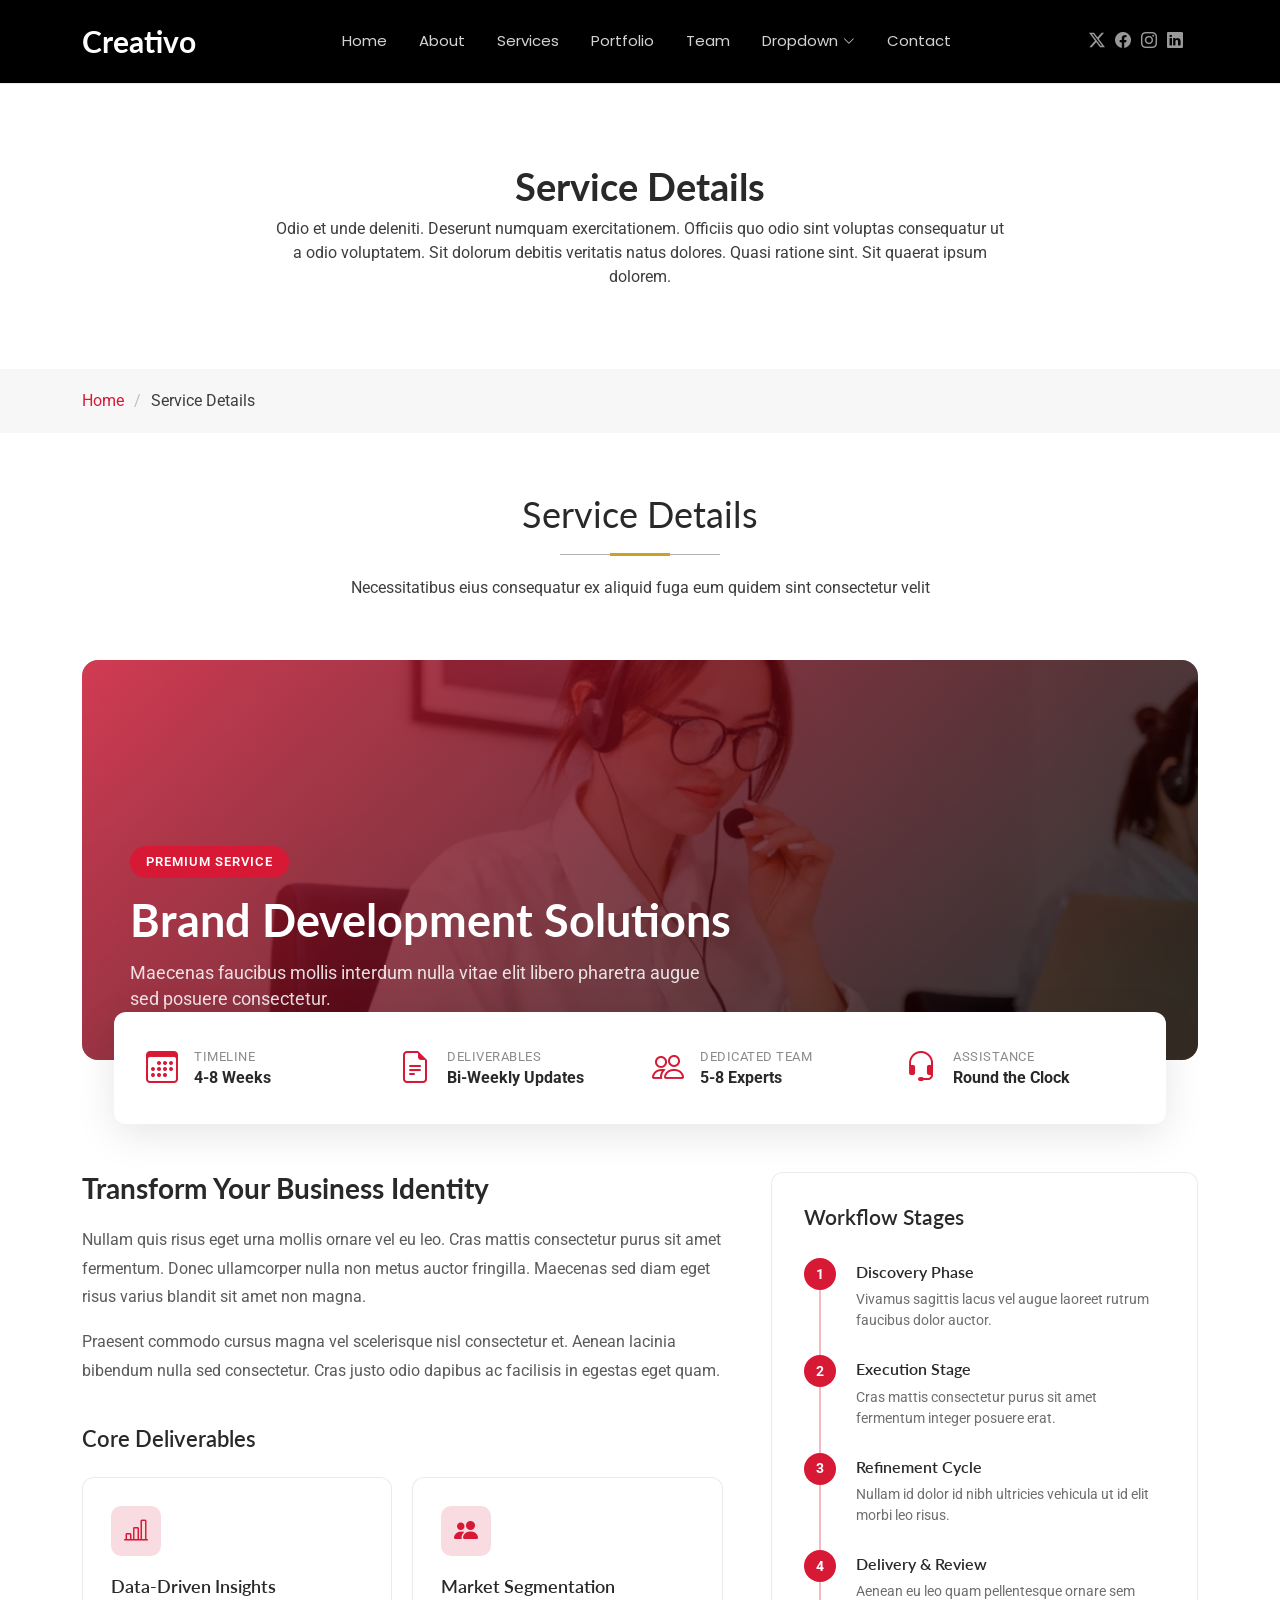
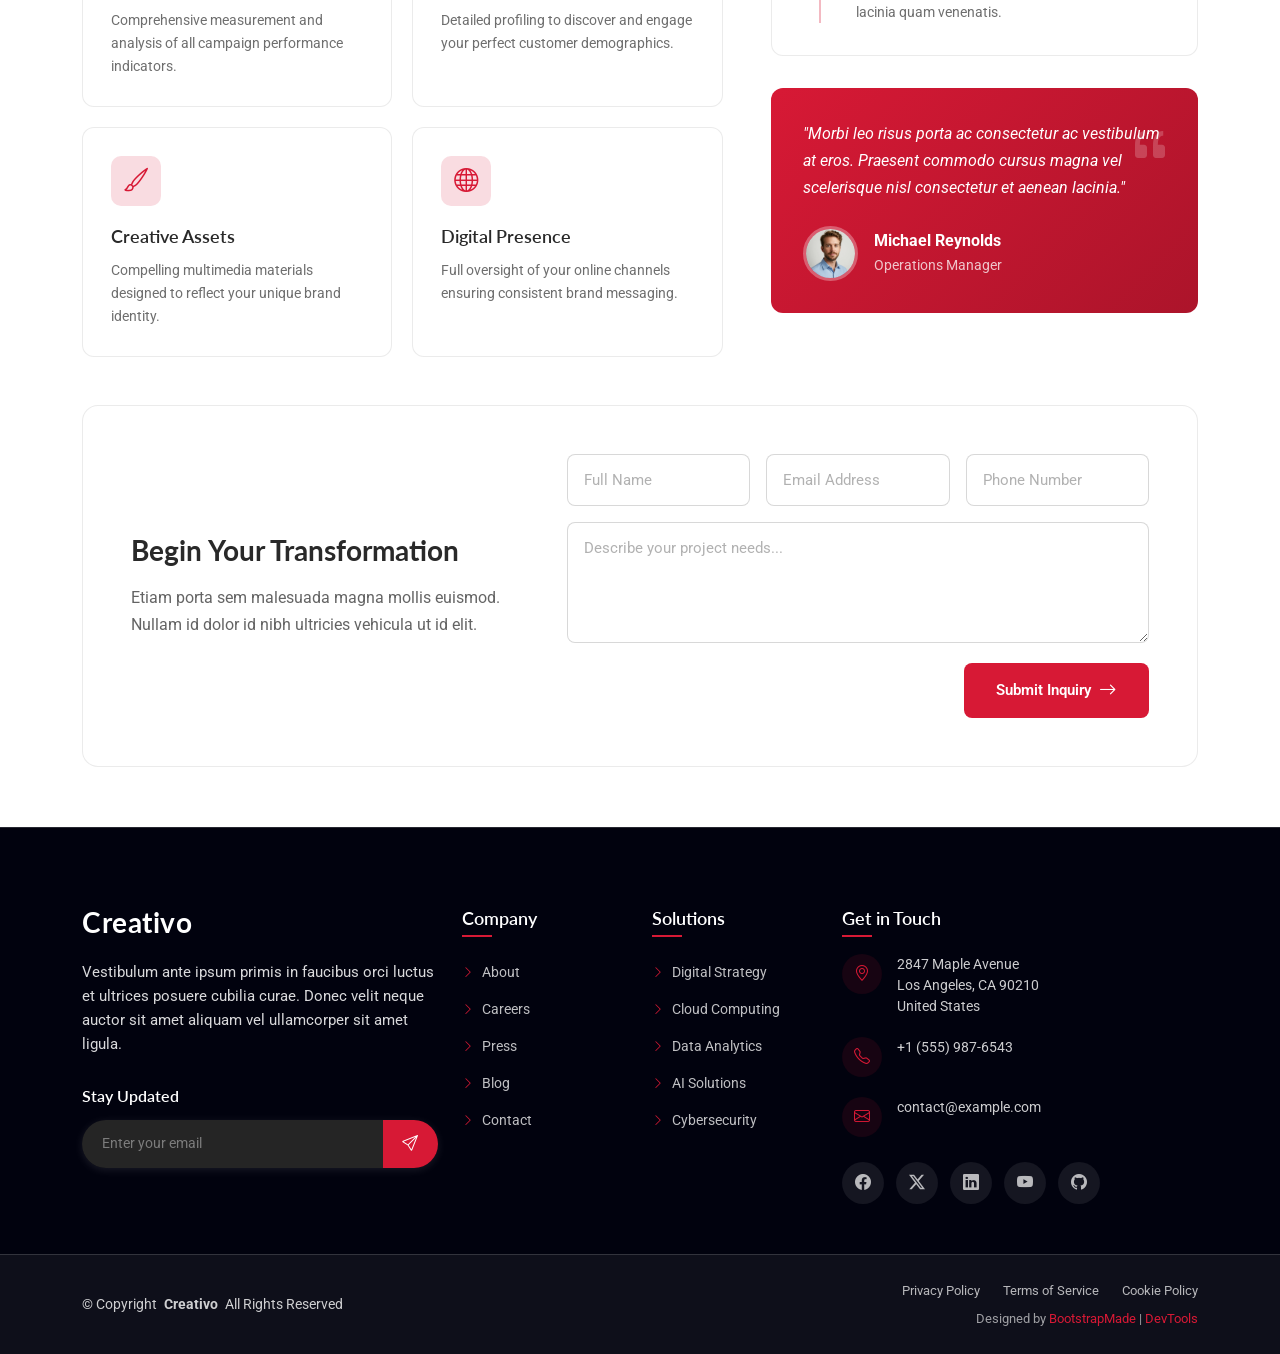
<file: Creativo/service-details.html>
<!DOCTYPE html>
<html lang="en">

<head>
  <meta charset="utf-8">
  <meta content="width=device-width, initial-scale=1.0" name="viewport">
  <title>Service Details - Creativo Bootstrap Template</title>
  <meta name="description" content="">
  <meta name="keywords" content="">

  <!-- Favicons -->
  <link href="assets/img/favicon.png" rel="icon">
  <link href="assets/img/apple-touch-icon.png" rel="apple-touch-icon">

  <!-- Fonts -->
  <link href="https://fonts.googleapis.com" rel="preconnect">
  <link href="https://fonts.gstatic.com" rel="preconnect" crossorigin>
  <link href="https://fonts.googleapis.com/css2?family=Roboto:ital,wght@0,100;0,300;0,400;0,500;0,700;0,900;1,100;1,300;1,400;1,500;1,700;1,900&family=Lato:ital,wght@0,100;0,300;0,400;0,700;0,900;1,100;1,300;1,400;1,700;1,900&family=Poppins:ital,wght@0,100;0,200;0,300;0,400;0,500;0,600;0,700;0,800;0,900;1,100;1,200;1,300;1,400;1,500;1,600;1,700;1,800;1,900&display=swap" rel="stylesheet">

  <!-- Vendor CSS Files -->
  <link href="assets/vendor/bootstrap/css/bootstrap.min.css" rel="stylesheet">
  <link href="assets/vendor/bootstrap-icons/bootstrap-icons.css" rel="stylesheet">
  <link href="assets/vendor/aos/aos.css" rel="stylesheet">
  <link href="assets/vendor/glightbox/css/glightbox.min.css" rel="stylesheet">
  <link href="assets/vendor/swiper/swiper-bundle.min.css" rel="stylesheet">

  <!-- Main CSS File -->
  <link href="assets/css/main.css" rel="stylesheet">

  <!-- =======================================================
  * Template Name: Creativo
  * Template URL: https://bootstrapmade.com/creativo-bootstrap-creative-agency-template/
  * Updated: Mar 23 2026 with Bootstrap v5.3.8
  * Author: BootstrapMade.com
  * License: https://bootstrapmade.com/license/
  ======================================================== -->
</head>

<body class="service-details-page">

  <header id="header" class="header d-flex align-items-center sticky-top">
    <div class="container position-relative d-flex align-items-center justify-content-between">

      <a href="index.html" class="logo d-flex align-items-center me-auto me-xl-0">
        <!-- Uncomment the line below if you also wish to use an image logo -->
        <!-- <img src="assets/img/logo.webp" alt=""> -->
        <h1 class="sitename">Creativo</h1>
      </a>

      <nav id="navmenu" class="navmenu">
        <ul>
          <li><a href="#hero">Home</a></li>
          <li><a href="#about">About</a></li>
          <li><a href="#services">Services</a></li>
          <li><a href="#portfolio">Portfolio</a></li>
          <li><a href="#team">Team</a></li>
          <li class="dropdown"><a href="#"><span>Dropdown</span> <i class="bi bi-chevron-down toggle-dropdown"></i></a>
            <ul>
              <li><a href="#">Dropdown 1</a></li>
              <li class="dropdown"><a href="#"><span>Deep Dropdown</span> <i class="bi bi-chevron-down toggle-dropdown"></i></a>
                <ul>
                  <li><a href="#">Deep Dropdown 1</a></li>
                  <li><a href="#">Deep Dropdown 2</a></li>
                  <li><a href="#">Deep Dropdown 3</a></li>
                  <li><a href="#">Deep Dropdown 4</a></li>
                  <li><a href="#">Deep Dropdown 5</a></li>
                </ul>
              </li>
              <li><a href="#">Dropdown 2</a></li>
              <li><a href="#">Dropdown 3</a></li>
              <li><a href="#">Dropdown 4</a></li>
            </ul>
          </li>
          <li><a href="#contact">Contact</a></li>
        </ul>
        <i class="mobile-nav-toggle d-xl-none bi bi-list"></i>
      </nav>

      <div class="header-social-links">
        <a href="#" class="twitter"><i class="bi bi-twitter-x"></i></a>
        <a href="#" class="facebook"><i class="bi bi-facebook"></i></a>
        <a href="#" class="instagram"><i class="bi bi-instagram"></i></a>
        <a href="#" class="linkedin"><i class="bi bi-linkedin"></i></a>
      </div>

    </div>
  </header>

  <main class="main">

    <!-- Page Title -->
    <div class="page-title">
      <div class="heading">
        <div class="container">
          <div class="row d-flex justify-content-center text-center">
            <div class="col-lg-8">
              <h1 class="heading-title">Service Details</h1>
              <p class="mb-0">
                Odio et unde deleniti. Deserunt numquam exercitationem. Officiis quo
                odio sint voluptas consequatur ut a odio voluptatem. Sit dolorum
                debitis veritatis natus dolores. Quasi ratione sint. Sit quaerat
                ipsum dolorem.
              </p>
            </div>
          </div>
        </div>
      </div>
      <nav class="breadcrumbs">
        <div class="container">
          <ol>
            <li><a href="index.html">Home</a></li>
            <li class="current">Service Details</li>
          </ol>
        </div>
      </nav>
    </div><!-- End Page Title -->

    <!-- Service Details Section -->
    <section id="service-details" class="service-details section">

      <!-- Section Title -->
      <div class="container section-title" data-aos="fade-up">
        <h2>Service Details</h2>
        <p>Necessitatibus eius consequatur ex aliquid fuga eum quidem sint consectetur velit</p>
      </div><!-- End Section Title -->

      <div class="container" data-aos="fade-up" data-aos-delay="100">

        <!-- Hero Banner -->
        <div class="service-hero" data-aos="zoom-in" data-aos-delay="150">
          <div class="hero-overlay"></div>
          <img src="assets/img/services/services-7.webp" alt="Brand Development Solutions" class="img-fluid">
          <div class="hero-content">
            <span class="service-badge">Premium Service</span>
            <h2>Brand Development Solutions</h2>
            <p>Maecenas faucibus mollis interdum nulla vitae elit libero pharetra augue sed posuere consectetur.</p>
          </div>
        </div>

        <!-- Quick Facts Strip -->
        <div class="facts-strip" data-aos="fade-up" data-aos-delay="200">
          <div class="fact-box">
            <i class="bi bi-calendar3"></i>
            <div class="fact-info">
              <span class="label">Timeline</span>
              <strong>4-8 Weeks</strong>
            </div>
          </div>
          <div class="fact-box">
            <i class="bi bi-file-earmark-text"></i>
            <div class="fact-info">
              <span class="label">Deliverables</span>
              <strong>Bi-Weekly Updates</strong>
            </div>
          </div>
          <div class="fact-box">
            <i class="bi bi-people"></i>
            <div class="fact-info">
              <span class="label">Dedicated Team</span>
              <strong>5-8 Experts</strong>
            </div>
          </div>
          <div class="fact-box">
            <i class="bi bi-headset"></i>
            <div class="fact-info">
              <span class="label">Assistance</span>
              <strong>Round the Clock</strong>
            </div>
          </div>
        </div>

        <!-- Main Content Grid -->
        <div class="content-grid">

          <!-- Left Column -->
          <div class="main-column">

            <!-- Description Block -->
            <div class="description-block" data-aos="fade-up" data-aos-delay="100">
              <h3>Transform Your Business Identity</h3>
              <p>Nullam quis risus eget urna mollis ornare vel eu leo. Cras mattis consectetur purus sit amet fermentum. Donec ullamcorper nulla non metus auctor fringilla. Maecenas sed diam eget risus varius blandit sit amet non magna.</p>
              <p>Praesent commodo cursus magna vel scelerisque nisl consectetur et. Aenean lacinia bibendum nulla sed consectetur. Cras justo odio dapibus ac facilisis in egestas eget quam.</p>
            </div>

            <!-- Features Cards -->
            <div class="features-grid" data-aos="fade-up" data-aos-delay="150">
              <h4>Core Deliverables</h4>
              <div class="features-wrapper">
                <div class="feature-card">
                  <div class="card-icon">
                    <i class="bi bi-bar-chart-line"></i>
                  </div>
                  <h5>Data-Driven Insights</h5>
                  <p>Comprehensive measurement and analysis of all campaign performance indicators.</p>
                </div>
                <div class="feature-card">
                  <div class="card-icon">
                    <i class="bi bi-people-fill"></i>
                  </div>
                  <h5>Market Segmentation</h5>
                  <p>Detailed profiling to discover and engage your perfect customer demographics.</p>
                </div>
                <div class="feature-card">
                  <div class="card-icon">
                    <i class="bi bi-brush"></i>
                  </div>
                  <h5>Creative Assets</h5>
                  <p>Compelling multimedia materials designed to reflect your unique brand identity.</p>
                </div>
                <div class="feature-card">
                  <div class="card-icon">
                    <i class="bi bi-globe"></i>
                  </div>
                  <h5>Digital Presence</h5>
                  <p>Full oversight of your online channels ensuring consistent brand messaging.</p>
                </div>
              </div>
            </div>

          </div><!-- End Left Column -->

          <!-- Right Column -->
          <div class="side-column">

            <!-- Process Timeline -->
            <div class="process-timeline" data-aos="fade-left" data-aos-delay="200">
              <h4>Workflow Stages</h4>
              <div class="timeline-items">
                <div class="timeline-item">
                  <div class="timeline-marker">
                    <span>1</span>
                  </div>
                  <div class="timeline-content">
                    <h6>Discovery Phase</h6>
                    <p>Vivamus sagittis lacus vel augue laoreet rutrum faucibus dolor auctor.</p>
                  </div>
                </div>
                <div class="timeline-item">
                  <div class="timeline-marker">
                    <span>2</span>
                  </div>
                  <div class="timeline-content">
                    <h6>Execution Stage</h6>
                    <p>Cras mattis consectetur purus sit amet fermentum integer posuere erat.</p>
                  </div>
                </div>
                <div class="timeline-item">
                  <div class="timeline-marker">
                    <span>3</span>
                  </div>
                  <div class="timeline-content">
                    <h6>Refinement Cycle</h6>
                    <p>Nullam id dolor id nibh ultricies vehicula ut id elit morbi leo risus.</p>
                  </div>
                </div>
                <div class="timeline-item">
                  <div class="timeline-marker">
                    <span>4</span>
                  </div>
                  <div class="timeline-content">
                    <h6>Delivery &amp; Review</h6>
                    <p>Aenean eu leo quam pellentesque ornare sem lacinia quam venenatis.</p>
                  </div>
                </div>
              </div>
            </div>

            <!-- Client Feedback -->
            <div class="client-feedback" data-aos="fade-left" data-aos-delay="250">
              <div class="quote-icon">
                <i class="bi bi-quote"></i>
              </div>
              <blockquote>
                "Morbi leo risus porta ac consectetur ac vestibulum at eros. Praesent commodo cursus magna vel scelerisque nisl consectetur et aenean lacinia."
              </blockquote>
              <div class="client-profile">
                <img src="assets/img/person/person-m-7.webp" alt="Michael Reynolds" class="client-avatar">
                <div class="client-details">
                  <strong>Michael Reynolds</strong>
                  <span>Operations Manager</span>
                </div>
              </div>
            </div>

          </div><!-- End Right Column -->

        </div><!-- End Content Grid -->

        <!-- Inquiry Section -->
        <div class="inquiry-section" data-aos="fade-up" data-aos-delay="300">
          <div class="inquiry-content">
            <h3>Begin Your Transformation</h3>
            <p>Etiam porta sem malesuada magna mollis euismod. Nullam id dolor id nibh ultricies vehicula ut id elit.</p>
          </div>
          <div class="inquiry-form-wrapper">
            <form action="forms/get-a-quote.php" method="post" class="php-email-form">
              <div class="form-row">
                <div class="form-group">
                  <input type="text" name="name" class="form-control" placeholder="Full Name" required="" autocomplete="name">
                </div>
                <div class="form-group">
                  <input type="email" name="email" class="form-control" placeholder="Email Address" required="" autocomplete="email">
                </div>
                <div class="form-group">
                  <input type="tel" name="phone" class="form-control" placeholder="Phone Number" autocomplete="tel">
                </div>
                <input type="hidden" name="subject" value="Service Inquiry Request">
                <div class="form-group message-group">
                  <textarea class="form-control" name="message" rows="4" placeholder="Describe your project needs..." required=""></textarea>
                </div>
              </div>
              <div class="form-actions">
                <div class="loading">Loading</div>
                <div class="error-message"></div>
                <div class="sent-message">Your message has been sent. Thank you!</div>
                <button type="submit" class="btn-request">Submit Inquiry <i class="bi bi-arrow-right"></i></button>
              </div>
            </form>
          </div>
        </div>

      </div>

    </section><!-- /Service Details Section -->

  </main>

  <footer id="footer" class="footer dark-background">

    <div class="container">
      <div class="row gy-5">

        <div class="col-lg-4">
          <div class="footer-content">
            <a href="index.html" class="logo d-flex align-items-center mb-4">
              <span class="sitename">Creativo</span>
            </a>
            <p class="mb-4">Vestibulum ante ipsum primis in faucibus orci luctus et ultrices posuere cubilia curae. Donec velit neque auctor sit amet aliquam vel ullamcorper sit amet ligula.</p>

            <div class="newsletter-form">
              <h5>Stay Updated</h5>
              <form action="forms/newsletter.php" method="post" class="php-email-form">
                <div class="input-group">
                  <input type="email" name="email" class="form-control" placeholder="Enter your email" required="">
                  <button type="submit" class="btn-subscribe">
                    <i class="bi bi-send"></i>
                  </button>
                </div>
                <div class="loading">Loading</div>
                <div class="error-message"></div>
                <div class="sent-message">Thank you for subscribing!</div>
              </form>
            </div>
          </div>
        </div>

        <div class="col-lg-2 col-6">
          <div class="footer-links">
            <h4>Company</h4>
            <ul>
              <li><a href="#"><i class="bi bi-chevron-right"></i> About</a></li>
              <li><a href="#"><i class="bi bi-chevron-right"></i> Careers</a></li>
              <li><a href="#"><i class="bi bi-chevron-right"></i> Press</a></li>
              <li><a href="#"><i class="bi bi-chevron-right"></i> Blog</a></li>
              <li><a href="#"><i class="bi bi-chevron-right"></i> Contact</a></li>
            </ul>
          </div>
        </div>

        <div class="col-lg-2 col-6">
          <div class="footer-links">
            <h4>Solutions</h4>
            <ul>
              <li><a href="#"><i class="bi bi-chevron-right"></i> Digital Strategy</a></li>
              <li><a href="#"><i class="bi bi-chevron-right"></i> Cloud Computing</a></li>
              <li><a href="#"><i class="bi bi-chevron-right"></i> Data Analytics</a></li>
              <li><a href="#"><i class="bi bi-chevron-right"></i> AI Solutions</a></li>
              <li><a href="#"><i class="bi bi-chevron-right"></i> Cybersecurity</a></li>
            </ul>
          </div>
        </div>

        <div class="col-lg-4">
          <div class="footer-contact">
            <h4>Get in Touch</h4>
            <div class="contact-item">
              <div class="contact-icon">
                <i class="bi bi-geo-alt"></i>
              </div>
              <div class="contact-info">
                <p>2847 Maple Avenue<br>Los Angeles, CA 90210<br>United States</p>
              </div>
            </div>

            <div class="contact-item">
              <div class="contact-icon">
                <i class="bi bi-telephone"></i>
              </div>
              <div class="contact-info">
                <p>+1 (555) 987-6543</p>
              </div>
            </div>

            <div class="contact-item">
              <div class="contact-icon">
                <i class="bi bi-envelope"></i>
              </div>
              <div class="contact-info">
                <p>contact@example.com</p>
              </div>
            </div>

            <div class="social-links">
              <a href="#"><i class="bi bi-facebook"></i></a>
              <a href="#"><i class="bi bi-twitter-x"></i></a>
              <a href="#"><i class="bi bi-linkedin"></i></a>
              <a href="#"><i class="bi bi-youtube"></i></a>
              <a href="#"><i class="bi bi-github"></i></a>
            </div>
          </div>
        </div>

      </div>
    </div>

    <div class="footer-bottom">
      <div class="container">
        <div class="row align-items-center">
          <div class="col-lg-6">
            <div class="copyright">
              <p>© <span>Copyright</span> <strong class="px-1 sitename">Creativo</strong> <span>All Rights Reserved</span></p>
            </div>
          </div>
          <div class="col-lg-6">
            <div class="footer-bottom-links">
              <a href="#">Privacy Policy</a>
              <a href="#">Terms of Service</a>
              <a href="#">Cookie Policy</a>
            </div>
            <div class="credits">
              <!-- All the links in the footer should remain intact. -->
              <!-- You can delete the links only if you've purchased the pro version. -->
              <!-- Licensing information: https://bootstrapmade.com/license/ -->
              <!-- Purchase the pro version with working PHP/AJAX contact form: [buy-url] -->
              Designed by <a href="https://bootstrapmade.com/">BootstrapMade</a> | <a href="https://bootstrapmade.com/tools/">DevTools</a>
            </div>
          </div>
        </div>
      </div>
    </div>

  </footer>

  <!-- Scroll Top -->
  <a href="#" id="scroll-top" class="scroll-top d-flex align-items-center justify-content-center"><i class="bi bi-arrow-up-short"></i></a>

  <!-- Preloader -->
  <div id="preloader"></div>

  <!-- Vendor JS Files -->
  <script src="assets/vendor/bootstrap/js/bootstrap.bundle.min.js"></script>
  <script src="assets/vendor/php-email-form/validate.js"></script>
  <script src="assets/vendor/aos/aos.js"></script>
  <script src="assets/vendor/purecounter/purecounter_vanilla.js"></script>
  <script src="assets/vendor/imagesloaded/imagesloaded.pkgd.min.js"></script>
  <script src="assets/vendor/isotope-layout/isotope.pkgd.min.js"></script>
  <script src="assets/vendor/glightbox/js/glightbox.min.js"></script>
  <script src="assets/vendor/swiper/swiper-bundle.min.js"></script>

  <!-- Main JS File -->
  <script src="assets/js/main.js"></script>

</body>

</html>
</file>
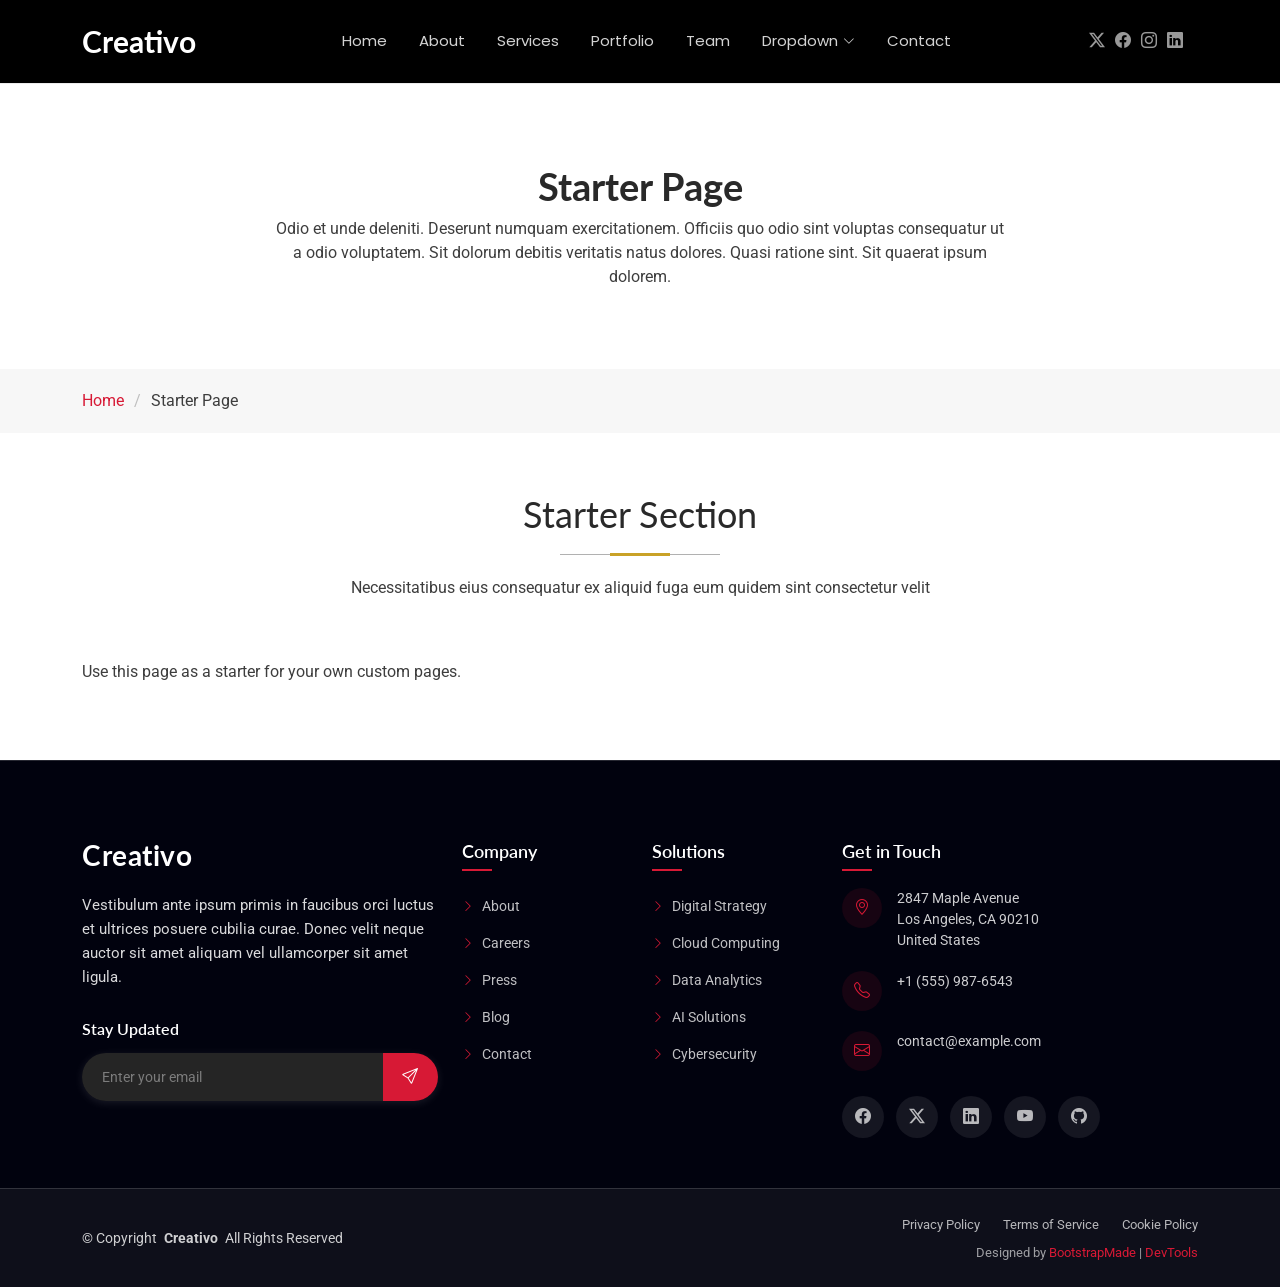
<file: Creativo/starter-page.html>
<!DOCTYPE html>
<html lang="en">

<head>
  <meta charset="utf-8">
  <meta content="width=device-width, initial-scale=1.0" name="viewport">
  <title>Starter Page - Creativo Bootstrap Template</title>
  <meta name="description" content="">
  <meta name="keywords" content="">

  <!-- Favicons -->
  <link href="assets/img/favicon.png" rel="icon">
  <link href="assets/img/apple-touch-icon.png" rel="apple-touch-icon">

  <!-- Fonts -->
  <link href="https://fonts.googleapis.com" rel="preconnect">
  <link href="https://fonts.gstatic.com" rel="preconnect" crossorigin>
  <link href="https://fonts.googleapis.com/css2?family=Roboto:ital,wght@0,100;0,300;0,400;0,500;0,700;0,900;1,100;1,300;1,400;1,500;1,700;1,900&family=Lato:ital,wght@0,100;0,300;0,400;0,700;0,900;1,100;1,300;1,400;1,700;1,900&family=Poppins:ital,wght@0,100;0,200;0,300;0,400;0,500;0,600;0,700;0,800;0,900;1,100;1,200;1,300;1,400;1,500;1,600;1,700;1,800;1,900&display=swap" rel="stylesheet">

  <!-- Vendor CSS Files -->
  <link href="assets/vendor/bootstrap/css/bootstrap.min.css" rel="stylesheet">
  <link href="assets/vendor/bootstrap-icons/bootstrap-icons.css" rel="stylesheet">
  <link href="assets/vendor/aos/aos.css" rel="stylesheet">
  <link href="assets/vendor/glightbox/css/glightbox.min.css" rel="stylesheet">
  <link href="assets/vendor/swiper/swiper-bundle.min.css" rel="stylesheet">

  <!-- Main CSS File -->
  <link href="assets/css/main.css" rel="stylesheet">

  <!-- =======================================================
  * Template Name: Creativo
  * Template URL: https://bootstrapmade.com/creativo-bootstrap-creative-agency-template/
  * Updated: Mar 23 2026 with Bootstrap v5.3.8
  * Author: BootstrapMade.com
  * License: https://bootstrapmade.com/license/
  ======================================================== -->
</head>

<body class="starter-page-page">

  <header id="header" class="header d-flex align-items-center sticky-top">
    <div class="container position-relative d-flex align-items-center justify-content-between">

      <a href="index.html" class="logo d-flex align-items-center me-auto me-xl-0">
        <!-- Uncomment the line below if you also wish to use an image logo -->
        <!-- <img src="assets/img/logo.webp" alt=""> -->
        <h1 class="sitename">Creativo</h1>
      </a>

      <nav id="navmenu" class="navmenu">
        <ul>
          <li><a href="#hero">Home</a></li>
          <li><a href="#about">About</a></li>
          <li><a href="#services">Services</a></li>
          <li><a href="#portfolio">Portfolio</a></li>
          <li><a href="#team">Team</a></li>
          <li class="dropdown"><a href="#"><span>Dropdown</span> <i class="bi bi-chevron-down toggle-dropdown"></i></a>
            <ul>
              <li><a href="#">Dropdown 1</a></li>
              <li class="dropdown"><a href="#"><span>Deep Dropdown</span> <i class="bi bi-chevron-down toggle-dropdown"></i></a>
                <ul>
                  <li><a href="#">Deep Dropdown 1</a></li>
                  <li><a href="#">Deep Dropdown 2</a></li>
                  <li><a href="#">Deep Dropdown 3</a></li>
                  <li><a href="#">Deep Dropdown 4</a></li>
                  <li><a href="#">Deep Dropdown 5</a></li>
                </ul>
              </li>
              <li><a href="#">Dropdown 2</a></li>
              <li><a href="#">Dropdown 3</a></li>
              <li><a href="#">Dropdown 4</a></li>
            </ul>
          </li>
          <li><a href="#contact">Contact</a></li>
        </ul>
        <i class="mobile-nav-toggle d-xl-none bi bi-list"></i>
      </nav>

      <div class="header-social-links">
        <a href="#" class="twitter"><i class="bi bi-twitter-x"></i></a>
        <a href="#" class="facebook"><i class="bi bi-facebook"></i></a>
        <a href="#" class="instagram"><i class="bi bi-instagram"></i></a>
        <a href="#" class="linkedin"><i class="bi bi-linkedin"></i></a>
      </div>

    </div>
  </header>

  <main class="main">

    <!-- Page Title -->
    <div class="page-title">
      <div class="heading">
        <div class="container">
          <div class="row d-flex justify-content-center text-center">
            <div class="col-lg-8">
              <h1 class="heading-title">Starter Page</h1>
              <p class="mb-0">
                Odio et unde deleniti. Deserunt numquam exercitationem. Officiis quo
                odio sint voluptas consequatur ut a odio voluptatem. Sit dolorum
                debitis veritatis natus dolores. Quasi ratione sint. Sit quaerat
                ipsum dolorem.
              </p>
            </div>
          </div>
        </div>
      </div>
      <nav class="breadcrumbs">
        <div class="container">
          <ol>
            <li><a href="index.html">Home</a></li>
            <li class="current">Starter Page</li>
          </ol>
        </div>
      </nav>
    </div><!-- End Page Title -->

    <!-- Starter Section Section -->
    <section id="starter-section" class="starter-section section">

      <!-- Section Title -->
      <div class="container section-title" data-aos="fade-up">
        <h2>Starter Section</h2>
        <p>Necessitatibus eius consequatur ex aliquid fuga eum quidem sint consectetur velit</p>
      </div><!-- End Section Title -->

      <div class="container" data-aos="fade-up">
        <p>Use this page as a starter for your own custom pages.</p>
      </div>

    </section><!-- /Starter Section Section -->

  </main>

  <footer id="footer" class="footer dark-background">

    <div class="container">
      <div class="row gy-5">

        <div class="col-lg-4">
          <div class="footer-content">
            <a href="index.html" class="logo d-flex align-items-center mb-4">
              <span class="sitename">Creativo</span>
            </a>
            <p class="mb-4">Vestibulum ante ipsum primis in faucibus orci luctus et ultrices posuere cubilia curae. Donec velit neque auctor sit amet aliquam vel ullamcorper sit amet ligula.</p>

            <div class="newsletter-form">
              <h5>Stay Updated</h5>
              <form action="forms/newsletter.php" method="post" class="php-email-form">
                <div class="input-group">
                  <input type="email" name="email" class="form-control" placeholder="Enter your email" required="">
                  <button type="submit" class="btn-subscribe">
                    <i class="bi bi-send"></i>
                  </button>
                </div>
                <div class="loading">Loading</div>
                <div class="error-message"></div>
                <div class="sent-message">Thank you for subscribing!</div>
              </form>
            </div>
          </div>
        </div>

        <div class="col-lg-2 col-6">
          <div class="footer-links">
            <h4>Company</h4>
            <ul>
              <li><a href="#"><i class="bi bi-chevron-right"></i> About</a></li>
              <li><a href="#"><i class="bi bi-chevron-right"></i> Careers</a></li>
              <li><a href="#"><i class="bi bi-chevron-right"></i> Press</a></li>
              <li><a href="#"><i class="bi bi-chevron-right"></i> Blog</a></li>
              <li><a href="#"><i class="bi bi-chevron-right"></i> Contact</a></li>
            </ul>
          </div>
        </div>

        <div class="col-lg-2 col-6">
          <div class="footer-links">
            <h4>Solutions</h4>
            <ul>
              <li><a href="#"><i class="bi bi-chevron-right"></i> Digital Strategy</a></li>
              <li><a href="#"><i class="bi bi-chevron-right"></i> Cloud Computing</a></li>
              <li><a href="#"><i class="bi bi-chevron-right"></i> Data Analytics</a></li>
              <li><a href="#"><i class="bi bi-chevron-right"></i> AI Solutions</a></li>
              <li><a href="#"><i class="bi bi-chevron-right"></i> Cybersecurity</a></li>
            </ul>
          </div>
        </div>

        <div class="col-lg-4">
          <div class="footer-contact">
            <h4>Get in Touch</h4>
            <div class="contact-item">
              <div class="contact-icon">
                <i class="bi bi-geo-alt"></i>
              </div>
              <div class="contact-info">
                <p>2847 Maple Avenue<br>Los Angeles, CA 90210<br>United States</p>
              </div>
            </div>

            <div class="contact-item">
              <div class="contact-icon">
                <i class="bi bi-telephone"></i>
              </div>
              <div class="contact-info">
                <p>+1 (555) 987-6543</p>
              </div>
            </div>

            <div class="contact-item">
              <div class="contact-icon">
                <i class="bi bi-envelope"></i>
              </div>
              <div class="contact-info">
                <p>contact@example.com</p>
              </div>
            </div>

            <div class="social-links">
              <a href="#"><i class="bi bi-facebook"></i></a>
              <a href="#"><i class="bi bi-twitter-x"></i></a>
              <a href="#"><i class="bi bi-linkedin"></i></a>
              <a href="#"><i class="bi bi-youtube"></i></a>
              <a href="#"><i class="bi bi-github"></i></a>
            </div>
          </div>
        </div>

      </div>
    </div>

    <div class="footer-bottom">
      <div class="container">
        <div class="row align-items-center">
          <div class="col-lg-6">
            <div class="copyright">
              <p>© <span>Copyright</span> <strong class="px-1 sitename">Creativo</strong> <span>All Rights Reserved</span></p>
            </div>
          </div>
          <div class="col-lg-6">
            <div class="footer-bottom-links">
              <a href="#">Privacy Policy</a>
              <a href="#">Terms of Service</a>
              <a href="#">Cookie Policy</a>
            </div>
            <div class="credits">
              <!-- All the links in the footer should remain intact. -->
              <!-- You can delete the links only if you've purchased the pro version. -->
              <!-- Licensing information: https://bootstrapmade.com/license/ -->
              <!-- Purchase the pro version with working PHP/AJAX contact form: [buy-url] -->
              Designed by <a href="https://bootstrapmade.com/">BootstrapMade</a> | <a href="https://bootstrapmade.com/tools/">DevTools</a>
            </div>
          </div>
        </div>
      </div>
    </div>

  </footer>

  <!-- Scroll Top -->
  <a href="#" id="scroll-top" class="scroll-top d-flex align-items-center justify-content-center"><i class="bi bi-arrow-up-short"></i></a>

  <!-- Preloader -->
  <div id="preloader"></div>

  <!-- Vendor JS Files -->
  <script src="assets/vendor/bootstrap/js/bootstrap.bundle.min.js"></script>
  <script src="assets/vendor/php-email-form/validate.js"></script>
  <script src="assets/vendor/aos/aos.js"></script>
  <script src="assets/vendor/purecounter/purecounter_vanilla.js"></script>
  <script src="assets/vendor/imagesloaded/imagesloaded.pkgd.min.js"></script>
  <script src="assets/vendor/isotope-layout/isotope.pkgd.min.js"></script>
  <script src="assets/vendor/glightbox/js/glightbox.min.js"></script>
  <script src="assets/vendor/swiper/swiper-bundle.min.js"></script>

  <!-- Main JS File -->
  <script src="assets/js/main.js"></script>

</body>

</html>
</file>
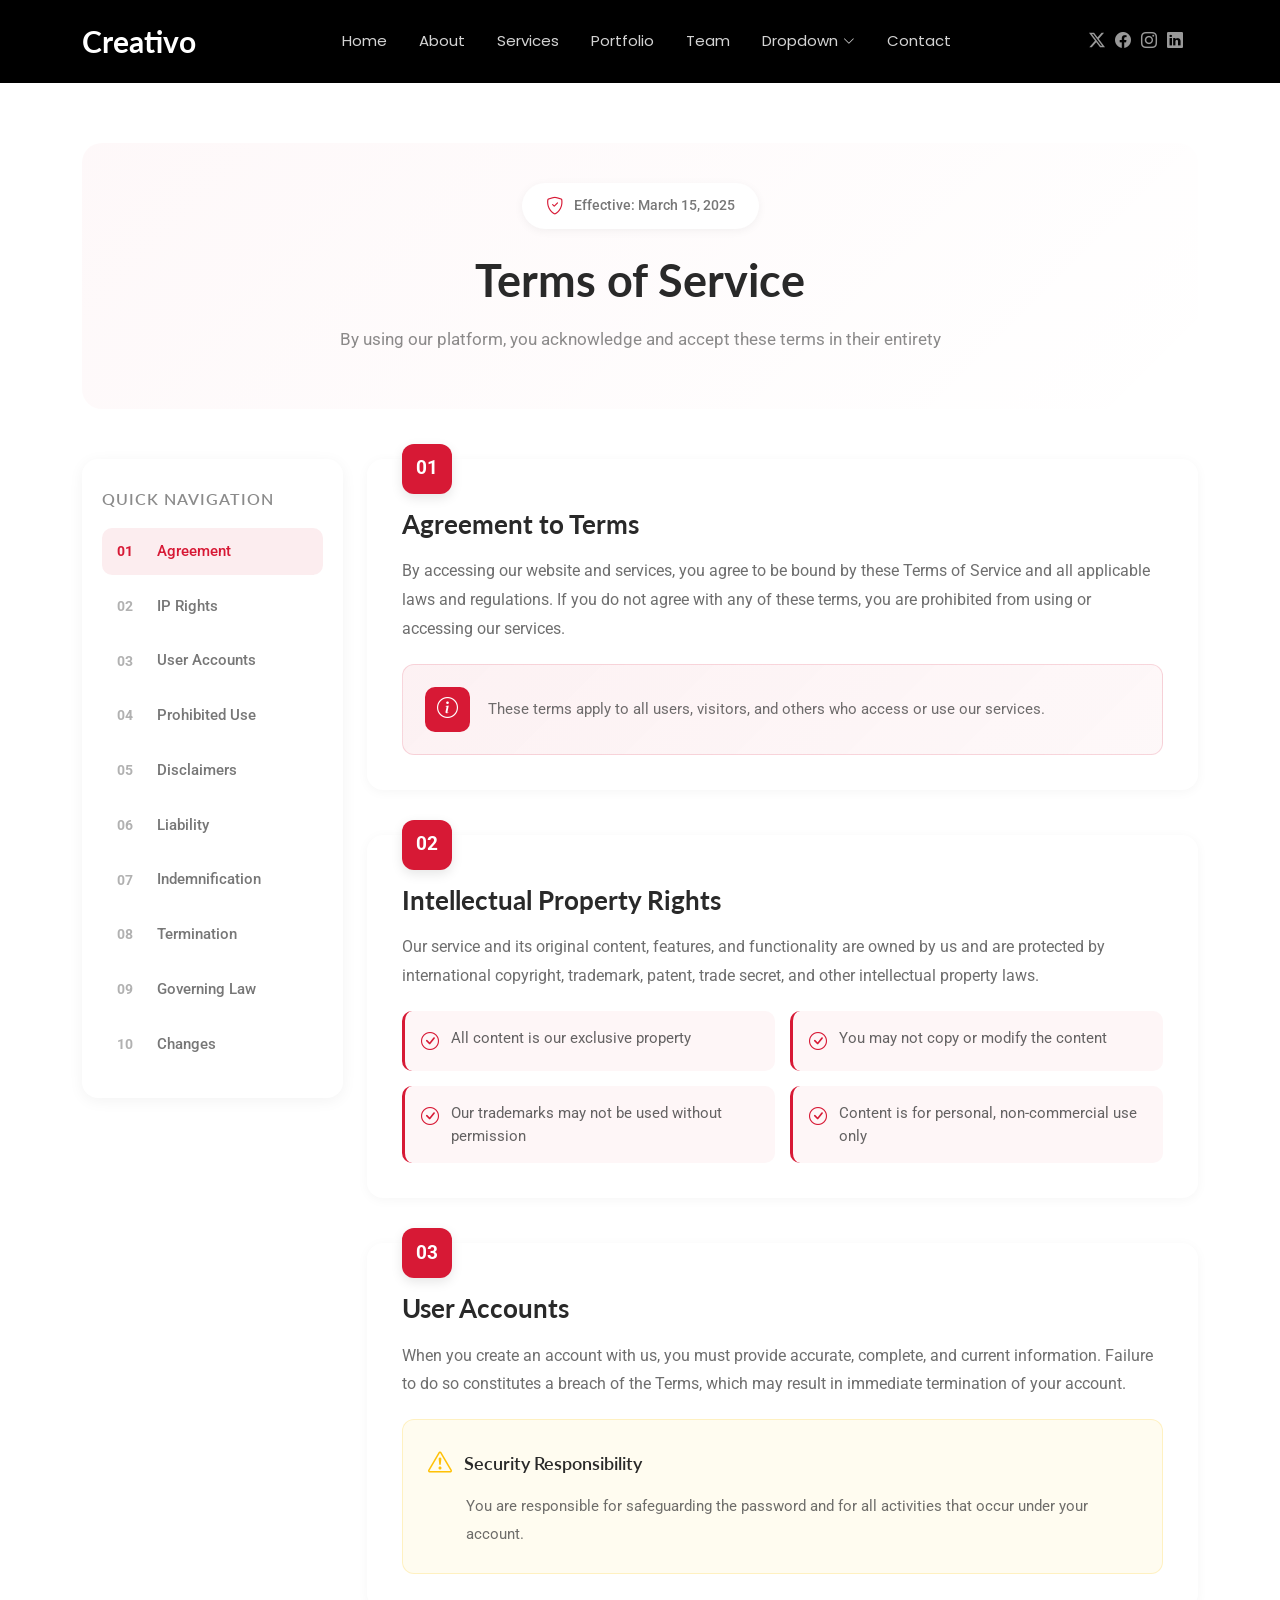
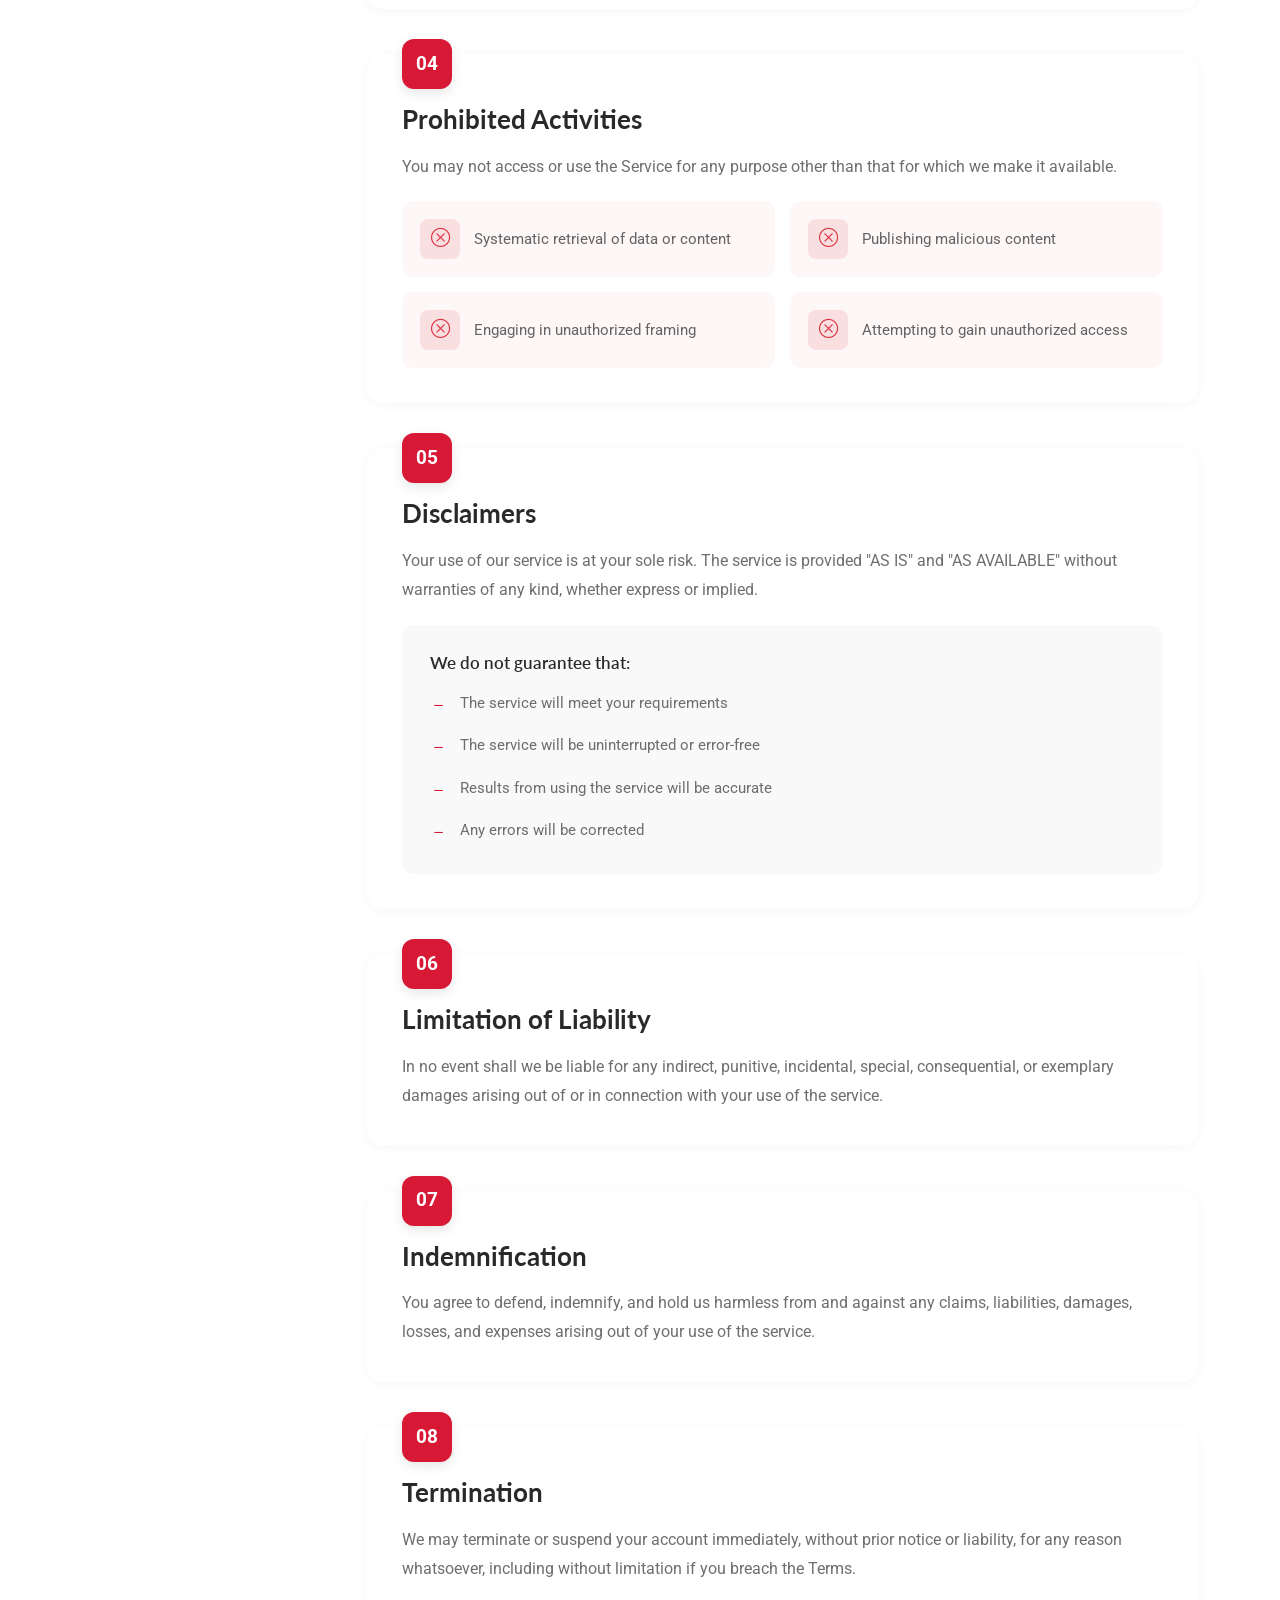
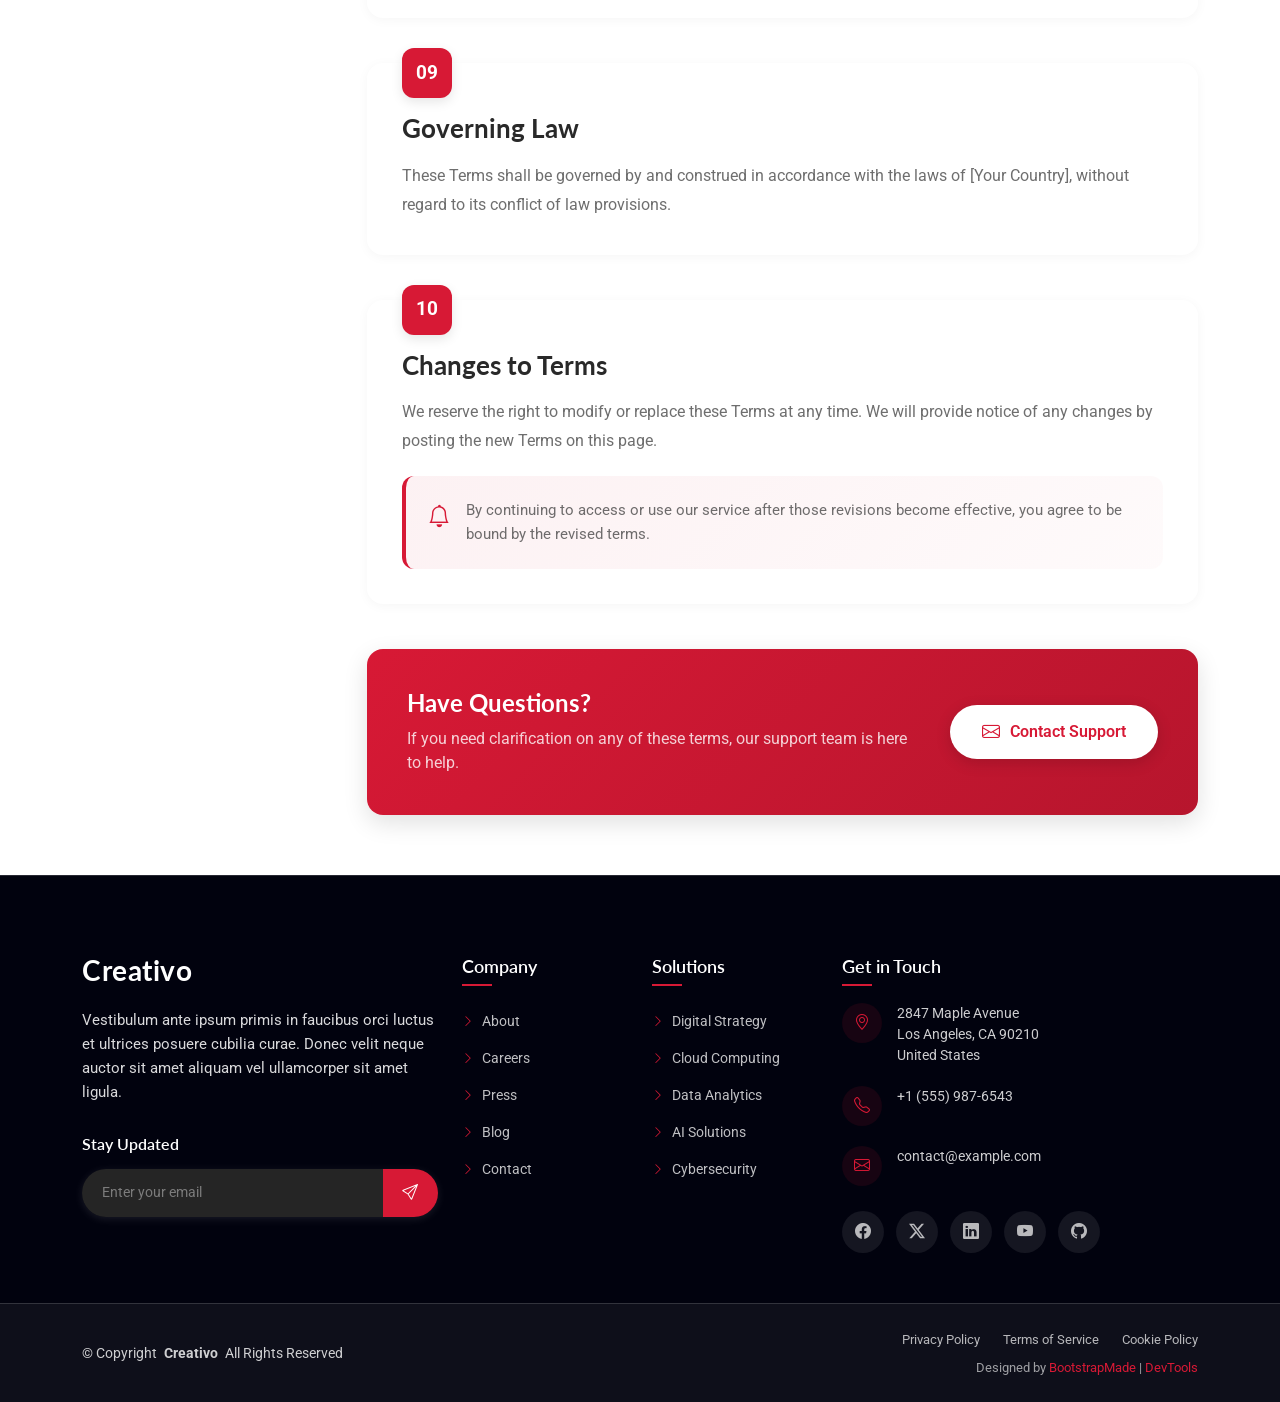
<file: Creativo/terms.html>
<!DOCTYPE html>
<html lang="en">

<head>
  <meta charset="utf-8">
  <meta content="width=device-width, initial-scale=1.0" name="viewport">
  <title>Terms - Creativo Bootstrap Template</title>
  <meta name="description" content="">
  <meta name="keywords" content="">

  <!-- Favicons -->
  <link href="assets/img/favicon.png" rel="icon">
  <link href="assets/img/apple-touch-icon.png" rel="apple-touch-icon">

  <!-- Fonts -->
  <link href="https://fonts.googleapis.com" rel="preconnect">
  <link href="https://fonts.gstatic.com" rel="preconnect" crossorigin>
  <link href="https://fonts.googleapis.com/css2?family=Roboto:ital,wght@0,100;0,300;0,400;0,500;0,700;0,900;1,100;1,300;1,400;1,500;1,700;1,900&family=Lato:ital,wght@0,100;0,300;0,400;0,700;0,900;1,100;1,300;1,400;1,700;1,900&family=Poppins:ital,wght@0,100;0,200;0,300;0,400;0,500;0,600;0,700;0,800;0,900;1,100;1,200;1,300;1,400;1,500;1,600;1,700;1,800;1,900&display=swap" rel="stylesheet">

  <!-- Vendor CSS Files -->
  <link href="assets/vendor/bootstrap/css/bootstrap.min.css" rel="stylesheet">
  <link href="assets/vendor/bootstrap-icons/bootstrap-icons.css" rel="stylesheet">
  <link href="assets/vendor/aos/aos.css" rel="stylesheet">
  <link href="assets/vendor/glightbox/css/glightbox.min.css" rel="stylesheet">
  <link href="assets/vendor/swiper/swiper-bundle.min.css" rel="stylesheet">

  <!-- Main CSS File -->
  <link href="assets/css/main.css" rel="stylesheet">

  <!-- =======================================================
  * Template Name: Creativo
  * Template URL: https://bootstrapmade.com/creativo-bootstrap-creative-agency-template/
  * Updated: Mar 23 2026 with Bootstrap v5.3.8
  * Author: BootstrapMade.com
  * License: https://bootstrapmade.com/license/
  ======================================================== -->
</head>

<body class="terms-page">

  <header id="header" class="header d-flex align-items-center sticky-top">
    <div class="container position-relative d-flex align-items-center justify-content-between">

      <a href="index.html" class="logo d-flex align-items-center me-auto me-xl-0">
        <!-- Uncomment the line below if you also wish to use an image logo -->
        <!-- <img src="assets/img/logo.webp" alt=""> -->
        <h1 class="sitename">Creativo</h1>
      </a>

      <nav id="navmenu" class="navmenu">
        <ul>
          <li><a href="#hero">Home</a></li>
          <li><a href="#about">About</a></li>
          <li><a href="#services">Services</a></li>
          <li><a href="#portfolio">Portfolio</a></li>
          <li><a href="#team">Team</a></li>
          <li class="dropdown"><a href="#"><span>Dropdown</span> <i class="bi bi-chevron-down toggle-dropdown"></i></a>
            <ul>
              <li><a href="#">Dropdown 1</a></li>
              <li class="dropdown"><a href="#"><span>Deep Dropdown</span> <i class="bi bi-chevron-down toggle-dropdown"></i></a>
                <ul>
                  <li><a href="#">Deep Dropdown 1</a></li>
                  <li><a href="#">Deep Dropdown 2</a></li>
                  <li><a href="#">Deep Dropdown 3</a></li>
                  <li><a href="#">Deep Dropdown 4</a></li>
                  <li><a href="#">Deep Dropdown 5</a></li>
                </ul>
              </li>
              <li><a href="#">Dropdown 2</a></li>
              <li><a href="#">Dropdown 3</a></li>
              <li><a href="#">Dropdown 4</a></li>
            </ul>
          </li>
          <li><a href="#contact">Contact</a></li>
        </ul>
        <i class="mobile-nav-toggle d-xl-none bi bi-list"></i>
      </nav>

      <div class="header-social-links">
        <a href="#" class="twitter"><i class="bi bi-twitter-x"></i></a>
        <a href="#" class="facebook"><i class="bi bi-facebook"></i></a>
        <a href="#" class="instagram"><i class="bi bi-instagram"></i></a>
        <a href="#" class="linkedin"><i class="bi bi-linkedin"></i></a>
      </div>

    </div>
  </header>

  <main class="main">

    <!-- Terms Of Service Section -->
    <section id="terms-of-service" class="terms-of-service section">

      <div class="container" data-aos="fade-up">
        <!-- Page Header -->
        <div class="tos-header" data-aos="fade-up">
          <div class="header-content">
            <div class="badge-wrapper">
              <i class="bi bi-shield-check"></i>
              <span class="last-updated">Effective: March 15, 2025</span>
            </div>
            <h2>Terms of Service</h2>
            <p>By using our platform, you acknowledge and accept these terms in their entirety</p>
          </div>
        </div>

        <div class="row">
          <!-- Sidebar Navigation -->
          <div class="col-lg-3" data-aos="fade-right" data-aos-delay="100">
            <div class="tos-sidebar">
              <h5>Quick Navigation</h5>
              <nav class="terms-nav">
                <a href="#agreement" class="nav-item active">
                  <span class="number">01</span>
                  <span class="text">Agreement</span>
                </a>
                <a href="#intellectual-property" class="nav-item">
                  <span class="number">02</span>
                  <span class="text">IP Rights</span>
                </a>
                <a href="#user-accounts" class="nav-item">
                  <span class="number">03</span>
                  <span class="text">User Accounts</span>
                </a>
                <a href="#prohibited" class="nav-item">
                  <span class="number">04</span>
                  <span class="text">Prohibited Use</span>
                </a>
                <a href="#disclaimer" class="nav-item">
                  <span class="number">05</span>
                  <span class="text">Disclaimers</span>
                </a>
                <a href="#limitation" class="nav-item">
                  <span class="number">06</span>
                  <span class="text">Liability</span>
                </a>
                <a href="#indemnification" class="nav-item">
                  <span class="number">07</span>
                  <span class="text">Indemnification</span>
                </a>
                <a href="#termination" class="nav-item">
                  <span class="number">08</span>
                  <span class="text">Termination</span>
                </a>
                <a href="#governing-law" class="nav-item">
                  <span class="number">09</span>
                  <span class="text">Governing Law</span>
                </a>
                <a href="#changes" class="nav-item">
                  <span class="number">10</span>
                  <span class="text">Changes</span>
                </a>
              </nav>
            </div>
          </div>

          <!-- Main Content -->
          <div class="col-lg-9" data-aos="fade-left" data-aos-delay="100">
            <div class="tos-content">
              <!-- Agreement Section -->
              <div id="agreement" class="content-section">
                <div class="section-number">01</div>
                <h3>Agreement to Terms</h3>
                <p>By accessing our website and services, you agree to be bound by these Terms of Service and all applicable laws and regulations. If you do not agree with any of these terms, you are prohibited from using or accessing our services.</p>
                <div class="highlight-card">
                  <div class="card-icon">
                    <i class="bi bi-info-circle"></i>
                  </div>
                  <div class="card-text">
                    <p>These terms apply to all users, visitors, and others who access or use our services.</p>
                  </div>
                </div>
              </div>

              <!-- Intellectual Property -->
              <div id="intellectual-property" class="content-section">
                <div class="section-number">02</div>
                <h3>Intellectual Property Rights</h3>
                <p>Our service and its original content, features, and functionality are owned by us and are protected by international copyright, trademark, patent, trade secret, and other intellectual property laws.</p>
                <div class="list-grid">
                  <div class="list-card">
                    <i class="bi bi-check-circle"></i>
                    <span>All content is our exclusive property</span>
                  </div>
                  <div class="list-card">
                    <i class="bi bi-check-circle"></i>
                    <span>You may not copy or modify the content</span>
                  </div>
                  <div class="list-card">
                    <i class="bi bi-check-circle"></i>
                    <span>Our trademarks may not be used without permission</span>
                  </div>
                  <div class="list-card">
                    <i class="bi bi-check-circle"></i>
                    <span>Content is for personal, non-commercial use only</span>
                  </div>
                </div>
              </div>

              <!-- User Accounts -->
              <div id="user-accounts" class="content-section">
                <div class="section-number">03</div>
                <h3>User Accounts</h3>
                <p>When you create an account with us, you must provide accurate, complete, and current information. Failure to do so constitutes a breach of the Terms, which may result in immediate termination of your account.</p>
                <div class="warning-card">
                  <div class="warning-header">
                    <i class="bi bi-exclamation-triangle"></i>
                    <h5>Security Responsibility</h5>
                  </div>
                  <p>You are responsible for safeguarding the password and for all activities that occur under your account.</p>
                </div>
              </div>

              <!-- Prohibited Activities -->
              <div id="prohibited" class="content-section">
                <div class="section-number">04</div>
                <h3>Prohibited Activities</h3>
                <p>You may not access or use the Service for any purpose other than that for which we make it available.</p>
                <div class="prohibited-grid">
                  <div class="prohibited-card">
                    <div class="prohibited-icon">
                      <i class="bi bi-x-circle"></i>
                    </div>
                    <p>Systematic retrieval of data or content</p>
                  </div>
                  <div class="prohibited-card">
                    <div class="prohibited-icon">
                      <i class="bi bi-x-circle"></i>
                    </div>
                    <p>Publishing malicious content</p>
                  </div>
                  <div class="prohibited-card">
                    <div class="prohibited-icon">
                      <i class="bi bi-x-circle"></i>
                    </div>
                    <p>Engaging in unauthorized framing</p>
                  </div>
                  <div class="prohibited-card">
                    <div class="prohibited-icon">
                      <i class="bi bi-x-circle"></i>
                    </div>
                    <p>Attempting to gain unauthorized access</p>
                  </div>
                </div>
              </div>

              <!-- Disclaimers -->
              <div id="disclaimer" class="content-section">
                <div class="section-number">05</div>
                <h3>Disclaimers</h3>
                <p>Your use of our service is at your sole risk. The service is provided "AS IS" and "AS AVAILABLE" without warranties of any kind, whether express or implied.</p>
                <div class="disclaimer-card">
                  <h6>We do not guarantee that:</h6>
                  <ul class="disclaimer-list">
                    <li>
                      <i class="bi bi-dash"></i>
                      <span>The service will meet your requirements</span>
                    </li>
                    <li>
                      <i class="bi bi-dash"></i>
                      <span>The service will be uninterrupted or error-free</span>
                    </li>
                    <li>
                      <i class="bi bi-dash"></i>
                      <span>Results from using the service will be accurate</span>
                    </li>
                    <li>
                      <i class="bi bi-dash"></i>
                      <span>Any errors will be corrected</span>
                    </li>
                  </ul>
                </div>
              </div>

              <!-- Limitation of Liability -->
              <div id="limitation" class="content-section">
                <div class="section-number">06</div>
                <h3>Limitation of Liability</h3>
                <p>In no event shall we be liable for any indirect, punitive, incidental, special, consequential, or exemplary damages arising out of or in connection with your use of the service.</p>
              </div>

              <!-- Indemnification -->
              <div id="indemnification" class="content-section">
                <div class="section-number">07</div>
                <h3>Indemnification</h3>
                <p>You agree to defend, indemnify, and hold us harmless from and against any claims, liabilities, damages, losses, and expenses arising out of your use of the service.</p>
              </div>

              <!-- Termination -->
              <div id="termination" class="content-section">
                <div class="section-number">08</div>
                <h3>Termination</h3>
                <p>We may terminate or suspend your account immediately, without prior notice or liability, for any reason whatsoever, including without limitation if you breach the Terms.</p>
              </div>

              <!-- Governing Law -->
              <div id="governing-law" class="content-section">
                <div class="section-number">09</div>
                <h3>Governing Law</h3>
                <p>These Terms shall be governed by and construed in accordance with the laws of [Your Country], without regard to its conflict of law provisions.</p>
              </div>

              <!-- Changes -->
              <div id="changes" class="content-section">
                <div class="section-number">10</div>
                <h3>Changes to Terms</h3>
                <p>We reserve the right to modify or replace these Terms at any time. We will provide notice of any changes by posting the new Terms on this page.</p>
                <div class="notice-card">
                  <i class="bi bi-bell"></i>
                  <p>By continuing to access or use our service after those revisions become effective, you agree to be bound by the revised terms.</p>
                </div>
              </div>

              <!-- Contact Section -->
              <div class="tos-contact" data-aos="fade-up" data-aos-delay="200">
                <div class="contact-wrapper">
                  <div class="contact-info">
                    <h4>Have Questions?</h4>
                    <p>If you need clarification on any of these terms, our support team is here to help.</p>
                  </div>
                  <a href="#" class="contact-btn">
                    <i class="bi bi-envelope"></i>
                    <span>Contact Support</span>
                  </a>
                </div>
              </div>

            </div>
          </div>

        </div>
      </div>

    </section><!-- /Terms Of Service Section -->

  </main>

  <footer id="footer" class="footer dark-background">

    <div class="container">
      <div class="row gy-5">

        <div class="col-lg-4">
          <div class="footer-content">
            <a href="index.html" class="logo d-flex align-items-center mb-4">
              <span class="sitename">Creativo</span>
            </a>
            <p class="mb-4">Vestibulum ante ipsum primis in faucibus orci luctus et ultrices posuere cubilia curae. Donec velit neque auctor sit amet aliquam vel ullamcorper sit amet ligula.</p>

            <div class="newsletter-form">
              <h5>Stay Updated</h5>
              <form action="forms/newsletter.php" method="post" class="php-email-form">
                <div class="input-group">
                  <input type="email" name="email" class="form-control" placeholder="Enter your email" required="">
                  <button type="submit" class="btn-subscribe">
                    <i class="bi bi-send"></i>
                  </button>
                </div>
                <div class="loading">Loading</div>
                <div class="error-message"></div>
                <div class="sent-message">Thank you for subscribing!</div>
              </form>
            </div>
          </div>
        </div>

        <div class="col-lg-2 col-6">
          <div class="footer-links">
            <h4>Company</h4>
            <ul>
              <li><a href="#"><i class="bi bi-chevron-right"></i> About</a></li>
              <li><a href="#"><i class="bi bi-chevron-right"></i> Careers</a></li>
              <li><a href="#"><i class="bi bi-chevron-right"></i> Press</a></li>
              <li><a href="#"><i class="bi bi-chevron-right"></i> Blog</a></li>
              <li><a href="#"><i class="bi bi-chevron-right"></i> Contact</a></li>
            </ul>
          </div>
        </div>

        <div class="col-lg-2 col-6">
          <div class="footer-links">
            <h4>Solutions</h4>
            <ul>
              <li><a href="#"><i class="bi bi-chevron-right"></i> Digital Strategy</a></li>
              <li><a href="#"><i class="bi bi-chevron-right"></i> Cloud Computing</a></li>
              <li><a href="#"><i class="bi bi-chevron-right"></i> Data Analytics</a></li>
              <li><a href="#"><i class="bi bi-chevron-right"></i> AI Solutions</a></li>
              <li><a href="#"><i class="bi bi-chevron-right"></i> Cybersecurity</a></li>
            </ul>
          </div>
        </div>

        <div class="col-lg-4">
          <div class="footer-contact">
            <h4>Get in Touch</h4>
            <div class="contact-item">
              <div class="contact-icon">
                <i class="bi bi-geo-alt"></i>
              </div>
              <div class="contact-info">
                <p>2847 Maple Avenue<br>Los Angeles, CA 90210<br>United States</p>
              </div>
            </div>

            <div class="contact-item">
              <div class="contact-icon">
                <i class="bi bi-telephone"></i>
              </div>
              <div class="contact-info">
                <p>+1 (555) 987-6543</p>
              </div>
            </div>

            <div class="contact-item">
              <div class="contact-icon">
                <i class="bi bi-envelope"></i>
              </div>
              <div class="contact-info">
                <p>contact@example.com</p>
              </div>
            </div>

            <div class="social-links">
              <a href="#"><i class="bi bi-facebook"></i></a>
              <a href="#"><i class="bi bi-twitter-x"></i></a>
              <a href="#"><i class="bi bi-linkedin"></i></a>
              <a href="#"><i class="bi bi-youtube"></i></a>
              <a href="#"><i class="bi bi-github"></i></a>
            </div>
          </div>
        </div>

      </div>
    </div>

    <div class="footer-bottom">
      <div class="container">
        <div class="row align-items-center">
          <div class="col-lg-6">
            <div class="copyright">
              <p>© <span>Copyright</span> <strong class="px-1 sitename">Creativo</strong> <span>All Rights Reserved</span></p>
            </div>
          </div>
          <div class="col-lg-6">
            <div class="footer-bottom-links">
              <a href="#">Privacy Policy</a>
              <a href="#">Terms of Service</a>
              <a href="#">Cookie Policy</a>
            </div>
            <div class="credits">
              <!-- All the links in the footer should remain intact. -->
              <!-- You can delete the links only if you've purchased the pro version. -->
              <!-- Licensing information: https://bootstrapmade.com/license/ -->
              <!-- Purchase the pro version with working PHP/AJAX contact form: [buy-url] -->
              Designed by <a href="https://bootstrapmade.com/">BootstrapMade</a> | <a href="https://bootstrapmade.com/tools/">DevTools</a>
            </div>
          </div>
        </div>
      </div>
    </div>

  </footer>

  <!-- Scroll Top -->
  <a href="#" id="scroll-top" class="scroll-top d-flex align-items-center justify-content-center"><i class="bi bi-arrow-up-short"></i></a>

  <!-- Preloader -->
  <div id="preloader"></div>

  <!-- Vendor JS Files -->
  <script src="assets/vendor/bootstrap/js/bootstrap.bundle.min.js"></script>
  <script src="assets/vendor/php-email-form/validate.js"></script>
  <script src="assets/vendor/aos/aos.js"></script>
  <script src="assets/vendor/purecounter/purecounter_vanilla.js"></script>
  <script src="assets/vendor/imagesloaded/imagesloaded.pkgd.min.js"></script>
  <script src="assets/vendor/isotope-layout/isotope.pkgd.min.js"></script>
  <script src="assets/vendor/glightbox/js/glightbox.min.js"></script>
  <script src="assets/vendor/swiper/swiper-bundle.min.js"></script>

  <!-- Main JS File -->
  <script src="assets/js/main.js"></script>

</body>

</html>
</file>
<file: assets/css/main.css>
/**
* Template Name: Creativo
* Template URL: https://bootstrapmade.com/creativo-bootstrap-creative-agency-template/
* Updated: Mar 23 2026 with Bootstrap v5.3.8
* Author: BootstrapMade.com
* License: https://bootstrapmade.com/license/
*/

/*--------------------------------------------------------------
# Font & Color Variables
# Help: https://bootstrapmade.com/color-system/
--------------------------------------------------------------*/
/* Fonts */
:root {
  --default-font: "Roboto",  system-ui, -apple-system, "Segoe UI", Roboto, "Helvetica Neue", Arial, "Noto Sans", "Liberation Sans", sans-serif, "Apple Color Emoji", "Segoe UI Emoji", "Segoe UI Symbol", "Noto Color Emoji";
  --heading-font: "Lato",  sans-serif;
  --nav-font: "Poppins",  sans-serif;
}

/* Global Colors - The following color variables are used throughout the website. Updating them here will change the color scheme of the entire website */
:root { 
  --background-color: #ffffff; /* Background color for the entire website, including individual sections */
  --default-color: #3d3d3d; /* Default color used for the majority of the text content across the entire website */
  --heading-color: #292929; /* Color for headings, subheadings and title throughout the website */
  --accent-color: #379c0c; /* Accent color that represents your brand on the website. It's used for buttons, links, and other elements that need to stand out */
  --surface-color: #ffffff; /* The surface color is used as a background of boxed elements within sections, such as cards, icon boxes, or other elements that require a visual separation from the global background. */
  --contrast-color: #ffffff; /* Contrast color for text, ensuring readability against backgrounds of accent, heading, or default colors. */
}

/* Nav Menu Colors - The following color variables are used specifically for the navigation menu. They are separate from the global colors to allow for more customization options */
:root {
  --nav-color: #d3d3d3;  /* The default color of the main navmenu links */
  --nav-hover-color: #ffffff; /* Applied to main navmenu links when they are hovered over or active */
  --nav-mobile-background-color: #ffffff; /* Used as the background color for mobile navigation menu */
  --nav-dropdown-background-color: #ffffff; /* Used as the background color for dropdown items that appear when hovering over primary navigation items */
  --nav-dropdown-color: #3d3d3d; /* Used for navigation links of the dropdown items in the navigation menu. */
  --nav-dropdown-hover-color: #379c0c; /* Similar to --nav-hover-color, this color is applied to dropdown navigation links when they are hovered over. */
}

/* Color Presets - These classes override global colors when applied to any section or element, providing reuse of the sam color scheme. */

.light-background {
  --background-color: #f8f8f8;
  --surface-color: #ffffff;
}

.dark-background {
  --background-color: #01020e;
  --default-color: #ffffff;
  --heading-color: #ffffff;
  --surface-color: #252525;
  --contrast-color: #ffffff;
}

/* Smooth scroll */
:root {
  scroll-behavior: smooth;
}

/*--------------------------------------------------------------
# General Styling & Shared Classes
--------------------------------------------------------------*/
body {
  color: var(--default-color);
  background-color: var(--background-color);
  font-family: var(--default-font);
}

a {
  color: var(--accent-color);
  text-decoration: none;
  transition: 0.3s;
}

a:hover {
  color: color-mix(in srgb, var(--accent-color), transparent 25%);
  text-decoration: none;
}

h1,
h2,
h3,
h4,
h5,
h6 {
  color: var(--heading-color);
  font-family: var(--heading-font);
}

/* PHP Email Form Messages
------------------------------*/
.php-email-form .error-message {
  display: none;
  background: #df1529;
  color: #ffffff;
  text-align: left;
  padding: 15px;
  margin-bottom: 24px;
  font-weight: 600;
}

.php-email-form .sent-message {
  display: none;
  color: #ffffff;
  background: #059652;
  text-align: center;
  padding: 15px;
  margin-bottom: 24px;
  font-weight: 600;
}

.php-email-form .loading {
  display: none;
  background: var(--surface-color);
  text-align: center;
  padding: 15px;
  margin-bottom: 24px;
}

.php-email-form .loading:before {
  content: "";
  display: inline-block;
  border-radius: 50%;
  width: 24px;
  height: 24px;
  margin: 0 10px -6px 0;
  border: 3px solid var(--accent-color);
  border-top-color: var(--surface-color);
  animation: php-email-form-loading 1s linear infinite;
}

@keyframes php-email-form-loading {
  0% {
    transform: rotate(0deg);
  }

  100% {
    transform: rotate(360deg);
  }
}

/*--------------------------------------------------------------
# Global Header
--------------------------------------------------------------*/
.header {
  --background-color: #000000;
  --default-color: #ffffff;
  --heading-color: #ffffff;
  --surface-color: #1b1933;
  color: var(--default-color);
  background-color: var(--background-color);
  padding: 15px 0;
  transition: all 0.5s;
  z-index: 997;
}

.header .logo {
  line-height: 1;
}

.header .logo img {
  max-height: 36px;
  margin-right: 8px;
}

.header .logo h1 {
  font-size: 30px;
  margin: 0;
  font-weight: 700;
  color: var(--heading-color);
}

.header .header-social-links {
  padding-right: 15px;
}

.header .header-social-links a {
  color: color-mix(in srgb, var(--default-color), transparent 40%);
  padding-left: 6px;
  display: inline-block;
  transition: 0.3s;
  font-size: 16px;
}

.header .header-social-links a:hover {
  color: var(--accent-color);
}

.header .header-social-links a i {
  line-height: 0px;
}

@media (max-width: 1200px) {
  .header .logo {
    order: 1;
  }

  .header .header-social-links {
    order: 2;
  }

  .header .navmenu {
    order: 3;
  }
}

.scrolled .header {
  box-shadow: 0px 0 18px rgba(0, 0, 0, 0.1);
}

/*--------------------------------------------------------------
# Navigation Menu
--------------------------------------------------------------*/
/* Desktop Navigation */
@media (min-width: 1200px) {
  .navmenu {
    padding: 0;
  }

  .navmenu ul {
    margin: 0;
    padding: 0;
    display: flex;
    list-style: none;
    align-items: center;
  }

  .navmenu li {
    position: relative;
  }

  .navmenu>ul>li {
    white-space: nowrap;
    padding: 15px 14px;
  }

  .navmenu>ul>li:last-child {
    padding-right: 0;
  }

  .navmenu a,
  .navmenu a:focus {
    color: var(--nav-color);
    font-size: 15px;
    padding: 0 2px;
    font-family: var(--nav-font);
    font-weight: 400;
    display: flex;
    align-items: center;
    justify-content: space-between;
    white-space: nowrap;
    transition: 0.3s;
    position: relative;
  }

  .navmenu a i,
  .navmenu a:focus i {
    font-size: 12px;
    line-height: 0;
    margin-left: 5px;
    transition: 0.3s;
  }

  .navmenu>ul>li>a:before {
    content: "";
    position: absolute;
    width: 100%;
    height: 2px;
    bottom: -6px;
    left: 0;
    background-color: var(--accent-color);
    visibility: hidden;
    width: 0px;
    transition: all 0.3s ease-in-out 0s;
  }

  .navmenu a:hover:before,
  .navmenu li:hover>a:before,
  .navmenu .active:before {
    visibility: visible;
    width: 100%;
  }

  .navmenu li:hover>a,
  .navmenu .active,
  .navmenu .active:focus {
    color: var(--nav-hover-color);
  }

  .navmenu .dropdown ul {
    margin: 0;
    padding: 10px 0;
    background: var(--nav-dropdown-background-color);
    display: block;
    position: absolute;
    visibility: hidden;
    left: 14px;
    top: 130%;
    opacity: 0;
    transition: 0.3s;
    border-radius: 4px;
    z-index: 99;
    box-shadow: 0px 0px 30px rgba(0, 0, 0, 0.1);
  }

  .navmenu .dropdown ul li {
    min-width: 200px;
  }

  .navmenu .dropdown ul a {
    padding: 10px 20px;
    font-size: 15px;
    text-transform: none;
    color: var(--nav-dropdown-color);
  }

  .navmenu .dropdown ul a i {
    font-size: 12px;
  }

  .navmenu .dropdown ul a:hover,
  .navmenu .dropdown ul .active:hover,
  .navmenu .dropdown ul li:hover>a {
    color: var(--nav-dropdown-hover-color);
  }

  .navmenu .dropdown:hover>ul {
    opacity: 1;
    top: 100%;
    visibility: visible;
  }

  .navmenu .dropdown .dropdown ul {
    top: 0;
    left: -90%;
    visibility: hidden;
  }

  .navmenu .dropdown .dropdown:hover>ul {
    opacity: 1;
    top: 0;
    left: -100%;
    visibility: visible;
  }
}

/* Mobile Navigation */
@media (max-width: 1199px) {
  .mobile-nav-toggle {
    color: var(--nav-color);
    font-size: 28px;
    line-height: 0;
    margin-right: 10px;
    cursor: pointer;
    transition: color 0.3s;
  }

  .navmenu {
    padding: 0;
    z-index: 9997;
  }

  .navmenu ul {
    display: none;
    list-style: none;
    position: absolute;
    inset: 60px 20px 20px 20px;
    padding: 10px 0;
    margin: 0;
    border-radius: 6px;
    background-color: var(--nav-mobile-background-color);
    border: 1px solid color-mix(in srgb, var(--default-color), transparent 90%);
    box-shadow: none;
    overflow-y: auto;
    transition: 0.3s;
    z-index: 9998;
  }

  .navmenu a,
  .navmenu a:focus {
    color: var(--nav-dropdown-color);
    padding: 10px 20px;
    font-family: var(--nav-font);
    font-size: 17px;
    font-weight: 500;
    display: flex;
    align-items: center;
    justify-content: space-between;
    white-space: nowrap;
    transition: 0.3s;
  }

  .navmenu a i,
  .navmenu a:focus i {
    font-size: 12px;
    line-height: 0;
    margin-left: 5px;
    width: 30px;
    height: 30px;
    display: flex;
    align-items: center;
    justify-content: center;
    border-radius: 50%;
    transition: 0.3s;
    background-color: color-mix(in srgb, var(--accent-color), transparent 90%);
  }

  .navmenu a i:hover,
  .navmenu a:focus i:hover {
    background-color: var(--accent-color);
    color: var(--contrast-color);
  }

  .navmenu a:hover,
  .navmenu .active,
  .navmenu .active:focus {
    color: var(--nav-dropdown-hover-color);
  }

  .navmenu .active i,
  .navmenu .active:focus i {
    background-color: var(--accent-color);
    color: var(--contrast-color);
    transform: rotate(180deg);
  }

  .navmenu .dropdown ul {
    position: static;
    display: none;
    z-index: 99;
    padding: 10px 0;
    margin: 10px 20px;
    background-color: var(--nav-dropdown-background-color);
    transition: all 0.5s ease-in-out;
  }

  .navmenu .dropdown ul ul {
    background-color: rgba(33, 37, 41, 0.1);
  }

  .navmenu .dropdown>.dropdown-active {
    display: block;
    background-color: rgba(33, 37, 41, 0.03);
  }

  .mobile-nav-active {
    overflow: hidden;
  }

  .mobile-nav-active .mobile-nav-toggle {
    color: #fff;
    position: absolute;
    font-size: 32px;
    top: 15px;
    right: 15px;
    margin-right: 0;
    z-index: 9999;
  }

  .mobile-nav-active .navmenu {
    position: fixed;
    overflow: hidden;
    inset: 0;
    background: rgba(33, 37, 41, 0.8);
    transition: 0.3s;
  }

  .mobile-nav-active .navmenu>ul {
    display: block;
  }
}

/*--------------------------------------------------------------
# Global Footer
--------------------------------------------------------------*/
.footer {
  color: var(--default-color);
  background: var(--background-color);
  font-size: 14px;
  padding: 80px 0 0;
  position: relative;
  border-top: 1px solid color-mix(in srgb, var(--default-color), transparent 85%);
}

.footer .footer-content .logo {
  line-height: 1;
}

.footer .footer-content .logo span {
  color: var(--heading-color);
  font-size: 28px;
  font-weight: 700;
  letter-spacing: 0.5px;
  font-family: var(--heading-font);
}

.footer .footer-content p {
  font-size: 15px;
  line-height: 1.6;
  color: color-mix(in srgb, var(--default-color), transparent 15%);
}

.footer .newsletter-form {
  margin-top: 30px;
}

.footer .newsletter-form h5 {
  color: var(--heading-color);
  font-size: 16px;
  font-weight: 600;
  margin-bottom: 15px;
  font-family: var(--heading-font);
}

.footer .newsletter-form .input-group {
  position: relative;
  display: flex;
  border-radius: 50px;
  overflow: hidden;
  box-shadow: 0 2px 10px color-mix(in srgb, var(--default-color), transparent 90%);
}

.footer .newsletter-form input[type=email] {
  flex: 1;
  padding: 12px 20px;
  border: none;
  background-color: var(--surface-color);
  color: var(--default-color);
  font-size: 14px;
}

.footer .newsletter-form input[type=email]:focus {
  outline: none;
  box-shadow: none;
}

.footer .newsletter-form input[type=email]::placeholder {
  color: color-mix(in srgb, var(--default-color), transparent 60%);
}

.footer .newsletter-form .btn-subscribe {
  background-color: var(--accent-color);
  color: var(--contrast-color);
  border: none;
  padding: 12px 20px;
  cursor: pointer;
  transition: 0.3s;
}

.footer .newsletter-form .btn-subscribe:hover {
  background-color: color-mix(in srgb, var(--accent-color), black 10%);
}

.footer .newsletter-form .btn-subscribe i {
  font-size: 16px;
}

.footer .newsletter-form .loading,
.footer .newsletter-form .error-message,
.footer .newsletter-form .sent-message {
  font-size: 13px;
  margin-top: 8px;
}

.footer h4 {
  color: var(--heading-color);
  font-size: 18px;
  font-weight: 600;
  margin-bottom: 25px;
  position: relative;
  font-family: var(--heading-font);
}

.footer h4:after {
  content: "";
  position: absolute;
  left: 0;
  bottom: -8px;
  width: 30px;
  height: 2px;
  background-color: var(--accent-color);
}

.footer .footer-links ul {
  list-style: none;
  padding: 0;
  margin: 0;
}

.footer .footer-links ul li {
  padding: 8px 0;
  display: flex;
  align-items: center;
  transition: 0.3s;
}

.footer .footer-links ul li:hover {
  transform: translateX(5px);
}

.footer .footer-links ul a {
  color: color-mix(in srgb, var(--default-color), transparent 25%);
  text-decoration: none;
  display: flex;
  align-items: center;
  font-size: 14px;
  transition: 0.3s;
}

.footer .footer-links ul a:hover {
  color: var(--accent-color);
}

.footer .footer-links ul a i {
  margin-right: 8px;
  font-size: 12px;
  color: var(--accent-color);
}

.footer .footer-contact .contact-item {
  display: flex;
  align-items: flex-start;
  margin-bottom: 20px;
}

.footer .footer-contact .contact-item .contact-icon {
  width: 40px;
  height: 40px;
  background-color: color-mix(in srgb, var(--accent-color), transparent 90%);
  border-radius: 50%;
  display: flex;
  align-items: center;
  justify-content: center;
  margin-right: 15px;
  flex-shrink: 0;
}

.footer .footer-contact .contact-item .contact-icon i {
  color: var(--accent-color);
  font-size: 16px;
}

.footer .footer-contact .contact-item .contact-info p {
  margin: 0;
  color: color-mix(in srgb, var(--default-color), transparent 20%);
  font-size: 14px;
  line-height: 1.5;
}

.footer .social-links {
  display: flex;
  gap: 12px;
  margin-top: 25px;
}

.footer .social-links a {
  width: 42px;
  height: 42px;
  background-color: color-mix(in srgb, var(--default-color), transparent 92%);
  color: color-mix(in srgb, var(--default-color), transparent 30%);
  display: flex;
  align-items: center;
  justify-content: center;
  border-radius: 50%;
  transition: 0.3s;
  text-decoration: none;
}

.footer .social-links a:hover {
  background-color: var(--accent-color);
  color: var(--contrast-color);
  transform: translateY(-3px);
}

.footer .social-links a i {
  font-size: 16px;
}

.footer .footer-bottom {
  margin-top: 50px;
  padding: 25px 0;
  background-color: color-mix(in srgb, var(--default-color), transparent 95%);
  border-top: 1px solid color-mix(in srgb, var(--default-color), transparent 85%);
}

.footer .footer-bottom .copyright p {
  margin: 0;
  font-size: 14px;
  color: color-mix(in srgb, var(--default-color), transparent 20%);
}

@media (max-width: 991px) {
  .footer .footer-bottom .copyright p {
    text-align: center;
    margin-bottom: 15px;
  }
}

.footer .footer-bottom .footer-bottom-links {
  text-align: right;
  margin-bottom: 8px;
}

@media (max-width: 991px) {
  .footer .footer-bottom .footer-bottom-links {
    text-align: center;
    margin-bottom: 10px;
  }
}

.footer .footer-bottom .footer-bottom-links a {
  color: color-mix(in srgb, var(--default-color), transparent 30%);
  font-size: 13px;
  margin-left: 20px;
  text-decoration: none;
}

.footer .footer-bottom .footer-bottom-links a:first-child {
  margin-left: 0;
}

.footer .footer-bottom .footer-bottom-links a:hover {
  color: var(--accent-color);
}

@media (max-width: 991px) {
  .footer .footer-bottom .footer-bottom-links a {
    margin: 0 10px;
  }
}

.footer .footer-bottom .credits {
  text-align: right;
  font-size: 13px;
  color: color-mix(in srgb, var(--default-color), transparent 40%);
}

@media (max-width: 991px) {
  .footer .footer-bottom .credits {
    text-align: center;
  }
}

.footer .footer-bottom .credits a {
  color: var(--accent-color);
  text-decoration: none;
}

.footer .footer-bottom .credits a:hover {
  text-decoration: underline;
}

@media (max-width: 768px) {
  .footer {
    padding: 60px 0 0;
  }

  .footer .footer-content {
    text-align: center;
    margin-bottom: 40px;
  }

  .footer .footer-links,
  .footer .footer-contact {
    margin-bottom: 40px;
  }
}

input[type=text],
input[type=email],
textarea {
  color: var(--default-color);
  background-color: var(--surface-color);
  font-size: 14px;
  border-color: color-mix(in srgb, var(--default-color), transparent 80%);
}

input[type=text]:focus,
input[type=email]:focus,
textarea:focus {
  border-color: var(--accent-color);
}

input[type=text]::placeholder,
input[type=email]::placeholder,
textarea::placeholder {
  color: color-mix(in srgb, var(--default-color), transparent 70%);
}

/*--------------------------------------------------------------
# Preloader
--------------------------------------------------------------*/
#preloader {
  position: fixed;
  inset: 0;
  z-index: 999999;
  overflow: hidden;
  background: var(--background-color);
  transition: all 0.6s ease-out;
}

#preloader:before {
  content: "";
  position: fixed;
  top: calc(50% - 30px);
  left: calc(50% - 30px);
  border: 6px solid #ffffff;
  border-color: var(--accent-color) transparent var(--accent-color) transparent;
  border-radius: 50%;
  width: 60px;
  height: 60px;
  animation: animate-preloader 1.5s linear infinite;
}

@keyframes animate-preloader {
  0% {
    transform: rotate(0deg);
  }

  100% {
    transform: rotate(360deg);
  }
}

/*--------------------------------------------------------------
# Scroll Top Button
--------------------------------------------------------------*/
.scroll-top {
  position: fixed;
  visibility: hidden;
  opacity: 0;
  right: 15px;
  bottom: -15px;
  z-index: 99999;
  background-color: var(--accent-color);
  width: 44px;
  height: 44px;
  border-radius: 50px;
  transition: all 0.4s;
}

.scroll-top i {
  font-size: 24px;
  color: var(--contrast-color);
  line-height: 0;
}

.scroll-top:hover {
  background-color: color-mix(in srgb, var(--accent-color), transparent 20%);
  color: var(--contrast-color);
}

.scroll-top.active {
  visibility: visible;
  opacity: 1;
  bottom: 15px;
}

/*--------------------------------------------------------------
# Disable aos animation delay on mobile devices
--------------------------------------------------------------*/
@media screen and (max-width: 768px) {
  [data-aos-delay] {
    transition-delay: 0 !important;
  }
}

/*--------------------------------------------------------------
# Global Page Titles & Breadcrumbs
--------------------------------------------------------------*/
.page-title {
  color: var(--default-color);
  background-color: var(--background-color);
  position: relative;
}

.page-title .heading {
  padding: 80px 0;
  border-top: 1px solid color-mix(in srgb, var(--default-color), transparent 90%);
}

.page-title .heading h1 {
  font-size: 38px;
  font-weight: 700;
}

.page-title nav {
  background-color: color-mix(in srgb, var(--default-color), transparent 96%);
  padding: 20px 0;
}

.page-title nav ol {
  display: flex;
  flex-wrap: wrap;
  list-style: none;
  padding: 0;
  margin: 0;
  font-size: 16px;
  font-weight: 400;
}

.page-title nav ol li+li {
  padding-left: 10px;
}

.page-title nav ol li+li::before {
  content: "/";
  display: inline-block;
  padding-right: 10px;
  color: color-mix(in srgb, var(--default-color), transparent 70%);
}

/*--------------------------------------------------------------
# Global Sections
--------------------------------------------------------------*/
section,
.section {
  color: var(--default-color);
  background-color: var(--background-color);
  padding: 60px 0;
  scroll-margin-top: 90px;
  overflow: clip;
  
}

@media (max-width: 1199px) {

  section,
  .section {
    scroll-margin-top: 66px;
  }
}

/*--------------------------------------------------------------
# Global Section Titles
--------------------------------------------------------------*/
.section-title {
  text-align: center;
  padding-bottom: 60px;
  position: relative;
}

.section-title h2 {
  font-size: 36px;
  font-weight: 400;
  margin-bottom: 20px;
  padding-bottom: 20px;
  position: relative;
}

.section-title h2:before {
  content: "";
  position: absolute;
  display: block;
  width: 160px;
  height: 1px;
  background: color-mix(in srgb, var(--default-color), transparent 60%);
  left: 0;
  right: 0;
  bottom: 1px;
  margin: auto;
}

.section-title h2::after {
  content: "";
  position: absolute;
  display: block;
  width: 60px;
  height: 3px;
  background: var(--accent-color);
  left: 0;
  right: 0;
  bottom: 0;
  margin: auto;
}

.section-title p {
  margin-bottom: 0;
}

/*--------------------------------------------------------------
# Hero Section
--------------------------------------------------------------*/
.hero {
  padding: 140px 0 100px;
}

.hero .hero-header {
  text-align: center;
  max-width: 800px;
  margin: 0 auto;
}

.hero .hero-header h1 {
  font-size: 52px;
  font-weight: 800;
  line-height: 1.15;
  letter-spacing: -1px;
}

.hero .hero-header h1 .highlight {
  color: var(--accent-color);
  position: relative;
}

.hero .hero-header h1 .highlight::after {
  content: "";
  position: absolute;
  bottom: 5px;
  left: 0;
  width: 100%;
  height: 8px;
  background: color-mix(in srgb, var(--accent-color), transparent 70%);
  z-index: -1;
}

.hero .media-block {
  position: relative;
  border-radius: 20px;
  overflow: hidden;
  height: 100%;
  min-height: 380px;
}

.hero .media-block img {
  width: 100%;
  height: 100%;
  object-fit: cover;
}

.hero .media-block .overlay-content {
  position: absolute;
  bottom: 0;
  left: 0;
  right: 0;
  padding: 30px;
  background: linear-gradient(to top, rgba(0, 0, 0, 0.7), transparent);
}

.hero .media-block .overlay-content .stats-item {
  display: flex;
  flex-direction: column;
}

.hero .media-block .overlay-content .stats-item .number {
  font-size: 48px;
  font-weight: 700;
  color: #fff;
  line-height: 1;
}

.hero .media-block .overlay-content .stats-item .label {
  font-size: 14px;
  color: rgba(255, 255, 255, 0.8);
  margin-top: 5px;
}

.hero .info-block {
  background: var(--surface-color);
  border: 1px solid color-mix(in srgb, var(--default-color), transparent 90%);
  border-radius: 20px;
  padding: 40px;
  height: 100%;
  display: flex;
  flex-direction: column;
  justify-content: center;
}

.hero .info-block .lead-text {
  font-size: 17px;
  line-height: 1.8;
  color: color-mix(in srgb, var(--default-color), transparent 30%);
  margin-bottom: 30px;
  text-align: justify !important;
}

.hero .info-block .feature-list {
  list-style: none;
  padding: 0;
  margin: 0 0 35px;
}

.hero .info-block .feature-list li {
  display: flex;
  align-items: center;
  gap: 12px;
  font-size: 15px;
  font-weight: 500;
  padding: 10px 0;
  border-bottom: 1px solid color-mix(in srgb, var(--default-color), transparent 92%);
}

.hero .info-block .feature-list li:last-child {
  border-bottom: none;
}

.hero .info-block .feature-list li i {
  color: var(--accent-color);
  font-size: 18px;
}

.hero .info-block .action-row {
  display: flex;
  align-items: center;
  gap: 20px;
  flex-wrap: wrap;
}

.hero .info-block .action-row .btn-get-started {
  display: inline-block;
  padding: 14px 28px;
  background: var(--accent-color);
  color: var(--contrast-color);
  font-size: 15px;
  font-weight: 600;
  border-radius: 10px;
  transition: all 0.3s ease;
}

.hero .info-block .action-row .btn-get-started:hover {
  background: color-mix(in srgb, var(--accent-color), var(--default-color) 15%);
  transform: translateY(-3px);
}

.hero .info-block .action-row .btn-contact {
  display: inline-flex;
  align-items: center;
  gap: 10px;
  font-size: 15px;
  font-weight: 500;
  color: var(--default-color);
  transition: color 0.3s ease;
}

.hero .info-block .action-row .btn-contact i {
  width: 42px;
  height: 42px;
  display: flex;
  align-items: center;
  justify-content: center;
  background: color-mix(in srgb, var(--default-color), transparent 92%);
  border-radius: 50%;
  font-size: 16px;
  transition: all 0.3s ease;
}

.hero .info-block .action-row .btn-contact:hover {
  color: var(--accent-color);
}

.hero .info-block .action-row .btn-contact:hover i {
  background: color-mix(in srgb, var(--accent-color), transparent 85%);
  color: var(--accent-color);
}

@media (max-width: 991px) {
  .hero {
    padding: 80px 0 70px;
  }

  .hero .hero-header h1 {
    font-size: 40px;
  }

  .hero .media-block {
    min-height: 300px;
  }

  .hero .info-block {
    margin-top: 10px;
    padding: 30px;
  }
}

@media (max-width: 575px) {
  .hero {
    padding: 100px 0 50px;
  }

  .hero .hero-header h1 {
    font-size: 32px;
  }

  .hero .hero-header h1 .highlight::after {
    height: 6px;
    bottom: 3px;
  }

  .hero .media-block {
    min-height: 250px;
  }

  .hero .media-block .overlay-content {
    padding: 20px;
  }

  .hero .media-block .overlay-content .stats-item .number {
    font-size: 36px;
  }

  .hero .info-block {
    padding: 25px;
  }

.hero .info-block .lead-text {
    font-size: 15px;
}

  .hero .info-block .action-row {
    flex-direction: column;
    gap: 15px;
  }

  .hero .info-block .action-row .btn-get-started {
    width: 100%;
    text-align: center;
  }
}

/*--------------------------------------------------------------
# About Section
--------------------------------------------------------------*/
.about .about-wrapper {
  display: grid;
  grid-template-columns: 1fr 1fr;
  gap: 4rem;
  align-items: center;
}

@media (max-width: 992px) {
  .about .about-wrapper {
    grid-template-columns: 1fr;
    gap: 3rem;
  }
}

.about .image-gallery {
  position: relative;
}

.about .image-gallery .gallery-grid {
  display: grid;
  grid-template-columns: 1.5fr 1fr;
  gap: 1.5rem;
}

@media (max-width: 576px) {
  .about .image-gallery .gallery-grid {
    grid-template-columns: 1fr;
  }
}

.about .image-gallery .gallery-item {
  overflow: hidden;
  border-radius: 16px;
}

.about .image-gallery .gallery-item img {
  width: 100%;
  height: 100%;
  object-fit: cover;
  transition: transform 0.5s ease;
}

.about .image-gallery .gallery-item:hover img {
  transform: scale(1.05);
}

.about .image-gallery .main-image {
  height: 400px;
  box-shadow: 0 20px 50px color-mix(in srgb, var(--default-color), transparent 85%);
}

@media (max-width: 576px) {
  .about .image-gallery .main-image {
    height: 280px;
  }
}

.about .image-gallery .side-image {
  height: 400px;
  align-self: end;
  margin-top: 3rem;
}

@media (max-width: 576px) {
  .about .image-gallery .side-image {
    height: 220px;
    margin-top: 0;
  }
}

.about .image-gallery .experience-badge {
  position: absolute;
  bottom: -20px;
  left: 50%;
  transform: translateX(-50%);
  z-index: 5;
}

.about .image-gallery .experience-badge .badge-inner {
  background: linear-gradient(135deg, var(--accent-color), color-mix(in srgb, var(--accent-color), black 20%));
  color: var(--contrast-color);
  padding: 1.5rem 2.5rem;
  border-radius: 60px;
  text-align: center;
  box-shadow: 0 15px 40px color-mix(in srgb, var(--accent-color), transparent 60%);
  display: flex;
  align-items: center;
  gap: 0.75rem;
}

@media (max-width: 576px) {
  .about .image-gallery .experience-badge .badge-inner {
    padding: 1rem 1.75rem;
  }
}

.about .image-gallery .experience-badge .number {
  font-size: 2.5rem;
  font-weight: 800;
  line-height: 1;
}

@media (max-width: 576px) {
  .about .image-gallery .experience-badge .number {
    font-size: 2rem;
  }
}

.about .image-gallery .experience-badge .label {
  font-size: 0.875rem;
  font-weight: 600;
  text-transform: uppercase;
  letter-spacing: 1px;
  opacity: 0.9;
}

@media (max-width: 992px) {
  .about .info-panel {
    margin-top: 2rem;
  }
}

.about .info-panel .panel-header {
  margin-bottom: 1.5rem;
}

.about .info-panel .panel-header .tagline {
  display: inline-block;
  background: color-mix(in srgb, var(--accent-color), transparent 88%);
  color: var(--accent-color);
  padding: 0.5rem 1.25rem;
  border-radius: 30px;
  font-size: 0.8rem;
  font-weight: 700;
  text-transform: uppercase;
  letter-spacing: 1px;
  margin-bottom: 1rem;
}

.about .info-panel .panel-header h2 {
  font-size: 2.5rem;
  font-weight: 800;
  line-height: 1.2;
}

@media (max-width: 768px) {
  .about .info-panel .panel-header h2 {
    font-size: 2rem;
  }
}

.about .info-panel .description {
  color: color-mix(in srgb, var(--default-color), transparent 25%);
  font-size: 1.05rem;
  line-height: 1.8;
  margin-bottom: 2rem;
}

.about .info-panel .highlights-row {
  display: grid;
  grid-template-columns: 1fr 1fr;
  gap: 1.5rem;
  margin-bottom: 2.5rem;
}

@media (max-width: 576px) {
  .about .info-panel .highlights-row {
    grid-template-columns: 1fr;
  }
}

.about .info-panel .highlight-box {
  display: flex;
  gap: 1rem;
  padding: 1.5rem;
  background: var(--surface-color);
  border-radius: 12px;
  border: 1px solid color-mix(in srgb, var(--default-color), transparent 90%);
  transition: all 0.3s ease;
}

.about .info-panel .highlight-box:hover {
  box-shadow: 0 10px 30px color-mix(in srgb, var(--default-color), transparent 90%);
  transform: translateY(-3px);
}

.about .info-panel .highlight-box .icon-wrap {
  width: 50px;
  height: 50px;
  min-width: 50px;
  background: color-mix(in srgb, var(--accent-color), transparent 90%);
  border-radius: 12px;
  display: flex;
  align-items: center;
  justify-content: center;
}

.about .info-panel .highlight-box .icon-wrap i {
  font-size: 1.5rem;
  color: var(--accent-color);
}

.about .info-panel .highlight-box .highlight-content h4 {
  font-size: 1.1rem;
  font-weight: 700;
  margin-bottom: 0.4rem;
}

.about .info-panel .highlight-box .highlight-content p {
  font-size: 0.875rem;
  color: color-mix(in srgb, var(--default-color), transparent 40%);
  margin: 0;
  line-height: 1.5;
}

.about .info-panel .stats-row {
  display: flex;
  gap: 2rem;
  padding: 1.5rem 0;
  border-top: 1px solid color-mix(in srgb, var(--default-color), transparent 88%);
  border-bottom: 1px solid color-mix(in srgb, var(--default-color), transparent 88%);
  margin-bottom: 2rem;
}

@media (max-width: 576px) {
  .about .info-panel .stats-row {
    flex-wrap: wrap;
    gap: 1.5rem;
  }
}

.about .info-panel .stats-row .stat-block {
  text-align: center;
  flex: 1;
}

@media (max-width: 576px) {
  .about .info-panel .stats-row .stat-block {
    flex: 0 0 calc(50% - 0.75rem);
  }
}

.about .info-panel .stats-row .stat-block h3 {
  font-size: 2.25rem;
  font-weight: 800;
  color: var(--accent-color);
  margin: 0;
  line-height: 1;
}

@media (max-width: 768px) {
  .about .info-panel .stats-row .stat-block h3 {
    font-size: 1.75rem;
  }
}

.about .info-panel .stats-row .stat-block span {
  font-size: 0.85rem;
  color: color-mix(in srgb, var(--default-color), transparent 35%);
  font-weight: 500;
  display: block;
  margin-top: 0.5rem;
}

.about .info-panel .cta-button {
  display: inline-flex;
  align-items: center;
  gap: 0.75rem;
  background: transparent;
  color: var(--accent-color);
  border: 2px solid var(--accent-color);
  padding: 0.875rem 2rem;
  border-radius: 8px;
  font-weight: 600;
  font-size: 1rem;
  transition: all 0.3s ease;
}

.about .info-panel .cta-button i {
  transition: transform 0.3s ease;
}

.about .info-panel .cta-button:hover {
  background: var(--accent-color);
  color: var(--contrast-color);
}

.about .info-panel .cta-button:hover i {
  transform: translateX(5px);
}

/*--------------------------------------------------------------
# Services Section
--------------------------------------------------------------*/
.services .service-card {
  background: var(--surface-color);
  border-radius: 20px;
  padding: 30px;
  height: 100%;
  position: relative;
  border: 1px solid color-mix(in srgb, var(--default-color), transparent 90%);
  transition: all 0.4s ease;
  overflow: hidden;
}

.services .service-card::after {
  content: "";
  position: absolute;
  bottom: 0;
  left: 0;
  right: 0;
  height: 3px;
  background: linear-gradient(90deg, var(--accent-color), color-mix(in srgb, var(--accent-color), #8b5cf6 50%));
  transform: scaleX(0);
  transition: transform 0.4s ease;
}

.services .service-card:hover {
  transform: translateY(-8px);
  box-shadow: 0 25px 50px color-mix(in srgb, var(--default-color), transparent 90%);
  border-color: color-mix(in srgb, var(--accent-color), transparent 70%);
}

.services .service-card:hover::after {
  transform: scaleX(1);
}

.services .service-card:hover .icon-circle {
  background: var(--accent-color);
  transform: rotate(10deg);
}

.services .service-card:hover .icon-circle i {
  color: var(--contrast-color);
}

.services .service-card:hover .card-link {
  color: var(--accent-color);
}

.services .service-card:hover .card-link i {
  transform: translateX(5px);
}

.services .service-card.highlighted {
  background: linear-gradient(160deg, var(--surface-color) 0%, color-mix(in srgb, var(--accent-color), var(--surface-color) 95%) 100%);
  border-color: color-mix(in srgb, var(--accent-color), transparent 75%);
}

.services .service-card.highlighted::after {
  transform: scaleX(1);
}

.services .card-badge {
  position: absolute;
  top: 20px;
  right: 20px;
  background: linear-gradient(135deg, #10b981, #059669);
  color: var(--contrast-color);
  font-size: 11px;
  font-weight: 700;
  text-transform: uppercase;
  letter-spacing: 0.5px;
  padding: 5px 14px;
  border-radius: 30px;
}

.services .card-header {
  display: flex;
  align-items: center;
  justify-content: space-between;
  margin-bottom: 24px;
}

.services .icon-circle {
  width: 64px;
  height: 64px;
  border-radius: 50%;
  background: color-mix(in srgb, var(--accent-color), transparent 85%);
  display: flex;
  align-items: center;
  justify-content: center;
  transition: all 0.4s ease;
}

.services .icon-circle i {
  font-size: 28px;
  color: var(--accent-color);
  transition: color 0.3s ease;
}

.services .service-num {
  font-size: 42px;
  font-weight: 800;
  font-family: var(--heading-font);
  color: color-mix(in srgb, var(--default-color), transparent 90%);
  line-height: 1;
}

.services .card-body {
  margin-bottom: 20px;
}

.services .card-body h4 {
  font-size: 20px;
  font-weight: 700;
  margin-bottom: 12px;
}

.services .card-body h4 a {
  color: var(--heading-color);
  text-decoration: none;
  transition: color 0.3s ease;
}

.services .card-body h4 a:hover {
  color: var(--accent-color);
}

.services .card-body p {
  font-size: 14px;
  line-height: 1.7;
  color: color-mix(in srgb, var(--default-color), transparent 30%);
  margin-bottom: 16px;
}

.services .feature-list {
  list-style: none;
  padding: 0;
  margin: 0;
  display: flex;
  flex-wrap: wrap;
  gap: 10px;
}

.services .feature-list li {
  display: inline-flex;
  align-items: center;
  gap: 6px;
  font-size: 13px;
  color: color-mix(in srgb, var(--default-color), transparent 20%);
  background: color-mix(in srgb, var(--default-color), transparent 95%);
  padding: 5px 12px;
  border-radius: 20px;
}

.services .feature-list li i {
  color: var(--accent-color);
  font-size: 12px;
}

.services .card-link {
  display: inline-flex;
  align-items: center;
  gap: 8px;
  font-size: 14px;
  font-weight: 600;
  color: var(--heading-color);
  text-decoration: none;
  transition: all 0.3s ease;
}

.services .card-link i {
  font-size: 14px;
  transition: transform 0.3s ease;
}

.services .services-sidebar {
  display: flex;
  flex-direction: column;
  gap: 20px;
  height: 100%;
}

.services .sidebar-service-item {
  display: flex;
  gap: 18px;
  background: var(--surface-color);
  border: 1px solid color-mix(in srgb, var(--default-color), transparent 90%);
  border-radius: 16px;
  padding: 24px;
  transition: all 0.3s ease;
}

.services .sidebar-service-item:hover {
  border-color: color-mix(in srgb, var(--accent-color), transparent 70%);
  box-shadow: 0 10px 30px color-mix(in srgb, var(--default-color), transparent 92%);
}

.services .sidebar-service-item:hover .sidebar-icon {
  background: var(--accent-color);
}

.services .sidebar-service-item:hover .sidebar-icon i {
  color: var(--contrast-color);
}

.services .sidebar-icon {
  width: 52px;
  height: 52px;
  min-width: 52px;
  border-radius: 12px;
  background: color-mix(in srgb, var(--accent-color), transparent 88%);
  display: flex;
  align-items: center;
  justify-content: center;
  transition: all 0.3s ease;
}

.services .sidebar-icon i {
  font-size: 24px;
  color: var(--accent-color);
  transition: color 0.3s ease;
}

.services .sidebar-content {
  flex: 1;
}

.services .sidebar-content .sidebar-num {
  font-size: 12px;
  font-weight: 700;
  color: var(--accent-color);
  text-transform: uppercase;
  letter-spacing: 1px;
}

.services .sidebar-content h5 {
  font-size: 17px;
  font-weight: 700;
  margin: 6px 0 10px;
}

.services .sidebar-content h5 a {
  color: var(--heading-color);
  text-decoration: none;
  transition: color 0.3s ease;
}

.services .sidebar-content h5 a:hover {
  color: var(--accent-color);
}

.services .sidebar-content p {
  font-size: 13px;
  line-height: 1.6;
  color: color-mix(in srgb, var(--default-color), transparent 35%);
  margin: 0;
}

.services .sidebar-cta {
  flex: 1;
  min-height: 280px;
  border-radius: 20px;
  background: linear-gradient(160deg, var(--accent-color) 0%, color-mix(in srgb, var(--accent-color), #7c3aed 40%) 100%);
  padding: 4px;
}

.services .sidebar-cta .cta-inner {
  height: 100%;
  border-radius: 17px;
  background: linear-gradient(160deg, var(--accent-color) 0%, color-mix(in srgb, var(--accent-color), #7c3aed 40%) 100%);
  padding: 32px 28px;
  display: flex;
  flex-direction: column;
  justify-content: center;
  text-align: center;
  position: relative;
  overflow: hidden;
}

.services .sidebar-cta .cta-inner::before {
  content: "";
  position: absolute;
  top: -50%;
  right: -50%;
  width: 100%;
  height: 100%;
  background: radial-gradient(circle, color-mix(in srgb, var(--contrast-color), transparent 90%) 0%, transparent 70%);
  pointer-events: none;
}

.services .sidebar-cta .cta-inner>i {
  font-size: 42px;
  color: var(--contrast-color);
  margin-bottom: 20px;
  position: relative;
  z-index: 1;
}

.services .sidebar-cta .cta-inner h4 {
  font-size: 20px;
  font-weight: 700;
  color: var(--contrast-color);
  margin-bottom: 10px;
  position: relative;
  z-index: 1;
}

.services .sidebar-cta .cta-inner p {
  font-size: 14px;
  color: color-mix(in srgb, var(--contrast-color), transparent 15%);
  margin-bottom: 24px;
  position: relative;
  z-index: 1;
}

.services .cta-button {
  display: inline-flex;
  align-items: center;
  justify-content: center;
  gap: 10px;
  background: var(--contrast-color);
  color: var(--accent-color);
  font-size: 14px;
  font-weight: 600;
  padding: 14px 28px;
  border-radius: 50px;
  text-decoration: none;
  transition: all 0.3s ease;
  position: relative;
  z-index: 1;
  box-shadow: 0 10px 30px color-mix(in srgb, #000, transparent 75%);
}

.services .cta-button i {
  font-size: 16px;
  transition: transform 0.3s ease;
}

.services .cta-button:hover {
  transform: translateY(-3px);
  box-shadow: 0 15px 40px color-mix(in srgb, #000, transparent 65%);
}

.services .cta-button:hover i {
  transform: translateX(4px);
}

@media (max-width: 992px) {
  .services .services-sidebar {
    margin-top: 20px;
  }

  .services .sidebar-cta {
    min-height: 220px;
  }
}

@media (max-width: 768px) {
  .services .service-card {
    padding: 24px;
  }

  .services .icon-circle {
    width: 56px;
    height: 56px;
  }

  .services .icon-circle i {
    font-size: 24px;
  }

  .services .service-num {
    font-size: 36px;
  }

  .services .card-body h4 {
    font-size: 18px;
  }

  .services .sidebar-cta .cta-inner {
    padding: 28px 24px;
  }

  .services .sidebar-cta .cta-inner h4 {
    font-size: 18px;
  }
}

@media (max-width: 576px) {
  .services .service-card {
    padding: 20px;
  }

  .services .card-header {
    margin-bottom: 18px;
  }

  .services .icon-circle {
    width: 50px;
    height: 50px;
  }

  .services .icon-circle i {
    font-size: 22px;
  }

  .services .service-num {
    font-size: 32px;
  }

  .services .feature-list li {
    font-size: 12px;
    padding: 4px 10px;
  }

  .services .sidebar-service-item {
    padding: 20px;
  }

  .services .sidebar-icon {
    width: 46px;
    height: 46px;
    min-width: 46px;
  }

  .services .sidebar-icon i {
    font-size: 20px;
  }

  .services .sidebar-content h5 {
    font-size: 15px;
  }
}

/*--------------------------------------------------------------
# Why Us Section
--------------------------------------------------------------*/
.why-us {
  padding: 80px 0;
}

.why-us .intro-content {
  padding-right: 40px;
}

.why-us .intro-content h3 {
  font-size: 32px;
  font-weight: 700;
  color: var(--heading-color);
  margin-bottom: 20px;
  line-height: 1.3;
}

.why-us .intro-content .intro-text {
  font-size: 16px;
  color: color-mix(in srgb, var(--default-color), transparent 25%);
  line-height: 1.7;
  margin-bottom: 30px;
}

.why-us .intro-content .stats-row {
  display: flex;
  gap: 40px;
}

.why-us .intro-content .stats-row .stat-item .stat-value {
  font-size: 48px;
  font-weight: 800;
  color: var(--accent-color);
  line-height: 1;
}

.why-us .intro-content .stats-row .stat-item .stat-unit {
  font-size: 32px;
  font-weight: 700;
  color: var(--accent-color);
}

.why-us .intro-content .stats-row .stat-item .stat-desc {
  display: block;
  font-size: 14px;
  color: color-mix(in srgb, var(--default-color), transparent 40%);
  margin-top: 5px;
}

@media (max-width: 991px) {
  .why-us .intro-content {
    padding-right: 0;
    margin-bottom: 40px;
    text-align: center;
  }

  .why-us .intro-content .stats-row {
    justify-content: center;
  }
}

.why-us .features-grid {
  display: grid;
  grid-template-columns: repeat(2, 1fr);
  gap: 25px;
}

.why-us .features-grid .grid-item {
  display: flex;
  align-items: flex-start;
  gap: 18px;
  padding: 25px;
  background: var(--surface-color);
  border-radius: 16px;
  border-left: 4px solid var(--accent-color);
  transition: all 0.3s ease;
}

.why-us .features-grid .grid-item:hover {
  transform: translateX(8px);
  box-shadow: 0 8px 30px color-mix(in srgb, var(--default-color), transparent 90%);
}

.why-us .features-grid .grid-item .grid-icon {
  width: 48px;
  height: 48px;
  min-width: 48px;
  background: color-mix(in srgb, var(--accent-color), transparent 88%);
  border-radius: 12px;
  display: flex;
  align-items: center;
  justify-content: center;
}

.why-us .features-grid .grid-item .grid-icon i {
  font-size: 22px;
  color: var(--accent-color);
}

.why-us .features-grid .grid-item .grid-content h5 {
  font-size: 17px;
  font-weight: 600;
  color: var(--heading-color);
  margin-bottom: 8px;
}

.why-us .features-grid .grid-item .grid-content p {
  font-size: 14px;
  color: color-mix(in srgb, var(--default-color), transparent 30%);
  margin: 0;
  line-height: 1.6;
}

@media (max-width: 768px) {
  .why-us .features-grid {
    grid-template-columns: 1fr;
  }
}

.why-us .highlight-cards {
  margin-top: 60px;
}

.why-us .highlight-cards .highlight-card {
  background: var(--surface-color);
  padding: 35px 30px;
  border-radius: 20px;
  height: 100%;
  position: relative;
  overflow: hidden;
  border: 1px solid color-mix(in srgb, var(--default-color), transparent 92%);
  transition: all 0.3s ease;
}

.why-us .highlight-cards .highlight-card::before {
  content: "";
  position: absolute;
  top: 0;
  left: 0;
  right: 0;
  height: 4px;
  background: linear-gradient(90deg, var(--accent-color), color-mix(in srgb, var(--accent-color), #6366f1 40%));
  opacity: 0;
  transition: opacity 0.3s ease;
}

.why-us .highlight-cards .highlight-card:hover {
  transform: translateY(-8px);
  box-shadow: 0 20px 50px color-mix(in srgb, var(--default-color), transparent 88%);
}

.why-us .highlight-cards .highlight-card:hover::before {
  opacity: 1;
}

.why-us .highlight-cards .highlight-card:hover .card-link i {
  transform: translateX(5px);
}

.why-us .highlight-cards .highlight-card.featured {
  background: linear-gradient(145deg, var(--accent-color), color-mix(in srgb, var(--accent-color), #6366f1 35%));
}

.why-us .highlight-cards .highlight-card.featured::before {
  display: none;
}

.why-us .highlight-cards .highlight-card.featured .card-header i {
  background: color-mix(in srgb, var(--contrast-color), transparent 80%);
  color: var(--contrast-color);
}

.why-us .highlight-cards .highlight-card.featured .card-header .card-badge {
  background: color-mix(in srgb, var(--contrast-color), transparent 80%);
  color: var(--contrast-color);
}

.why-us .highlight-cards .highlight-card.featured h4 {
  color: var(--contrast-color);
}

.why-us .highlight-cards .highlight-card.featured p {
  color: color-mix(in srgb, var(--contrast-color), transparent 15%);
}

.why-us .highlight-cards .highlight-card.featured .card-link {
  color: var(--contrast-color);
}

.why-us .highlight-cards .highlight-card .card-header {
  display: flex;
  align-items: center;
  gap: 12px;
  margin-bottom: 20px;
}

.why-us .highlight-cards .highlight-card .card-header i {
  width: 45px;
  height: 45px;
  background: color-mix(in srgb, var(--accent-color), transparent 85%);
  border-radius: 10px;
  display: flex;
  align-items: center;
  justify-content: center;
  font-size: 20px;
  color: var(--accent-color);
}

.why-us .highlight-cards .highlight-card .card-header .card-badge {
  font-size: 12px;
  font-weight: 600;
  text-transform: uppercase;
  letter-spacing: 1px;
  padding: 5px 12px;
  background: color-mix(in srgb, var(--accent-color), transparent 88%);
  color: var(--accent-color);
  border-radius: 20px;
}

.why-us .highlight-cards .highlight-card h4 {
  font-size: 22px;
  font-weight: 700;
  color: var(--heading-color);
  margin-bottom: 15px;
}

.why-us .highlight-cards .highlight-card p {
  font-size: 15px;
  color: color-mix(in srgb, var(--default-color), transparent 25%);
  line-height: 1.7;
  margin-bottom: 20px;
}

.why-us .highlight-cards .highlight-card .card-link {
  display: inline-flex;
  align-items: center;
  gap: 8px;
  font-size: 15px;
  font-weight: 600;
  color: var(--accent-color);
  text-decoration: none;
  transition: all 0.3s ease;
}

.why-us .highlight-cards .highlight-card .card-link i {
  transition: transform 0.3s ease;
}

.why-us .cta-banner {
  background: linear-gradient(135deg, color-mix(in srgb, var(--accent-color), transparent 92%), color-mix(in srgb, var(--accent-color), transparent 96%));
  border-radius: 24px;
  padding: 50px;
  display: flex;
  align-items: center;
  justify-content: space-between;
  gap: 40px;
  border: 1px solid color-mix(in srgb, var(--accent-color), transparent 80%);
}

.why-us .cta-banner .cta-content h3 {
  font-size: 28px;
  font-weight: 700;
  color: var(--heading-color);
  margin-bottom: 10px;
}

.why-us .cta-banner .cta-content p {
  font-size: 16px;
  color: color-mix(in srgb, var(--default-color), transparent 30%);
  margin: 0;
}

.why-us .cta-banner .cta-actions {
  display: flex;
  gap: 15px;
  flex-shrink: 0;
}

.why-us .cta-banner .cta-actions .btn-cta-primary {
  display: inline-block;
  padding: 16px 32px;
  background: var(--accent-color);
  color: var(--contrast-color);
  border-radius: 12px;
  font-weight: 600;
  font-size: 15px;
  text-decoration: none;
  transition: all 0.3s ease;
}

.why-us .cta-banner .cta-actions .btn-cta-primary:hover {
  background: color-mix(in srgb, var(--accent-color), #000 15%);
  transform: translateY(-3px);
  box-shadow: 0 12px 35px color-mix(in srgb, var(--accent-color), transparent 50%);
}

.why-us .cta-banner .cta-actions .btn-cta-secondary {
  display: inline-block;
  padding: 16px 32px;
  background: transparent;
  color: var(--accent-color);
  border: 2px solid var(--accent-color);
  border-radius: 12px;
  font-weight: 600;
  font-size: 15px;
  text-decoration: none;
  transition: all 0.3s ease;
}

.why-us .cta-banner .cta-actions .btn-cta-secondary:hover {
  background: var(--accent-color);
  color: var(--contrast-color);
  transform: translateY(-3px);
}

@media (max-width: 991px) {
  .why-us .cta-banner {
    flex-direction: column;
    text-align: center;
    padding: 40px 30px;
  }

  .why-us .cta-banner .cta-actions {
    flex-direction: column;
    width: 100%;
  }

  .why-us .cta-banner .cta-actions a {
    width: 100%;
    text-align: center;
  }
}

@media (max-width: 768px) {
  .why-us {
    padding: 60px 0;
  }

  .why-us .intro-content h3 {
    font-size: 26px;
  }

  .why-us .intro-content .stats-row {
    gap: 30px;
  }

  .why-us .intro-content .stats-row .stat-item .stat-value {
    font-size: 36px;
  }

  .why-us .intro-content .stats-row .stat-item .stat-unit {
    font-size: 24px;
  }

  .why-us .highlight-cards {
    margin-top: 40px;
  }

  .why-us .highlight-cards .highlight-card {
    padding: 28px 24px;
  }

  .why-us .highlight-cards .highlight-card h4 {
    font-size: 20px;
  }

  .why-us .cta-banner .cta-content h3 {
    font-size: 22px;
  }
}

/*--------------------------------------------------------------
# Portfolio Section
--------------------------------------------------------------*/
.portfolio {
  padding: 100px 0;
}

.portfolio .filter-header {
  margin-bottom: 50px;
}

.portfolio .portfolio-filters {
  padding: 0;
  margin: 0;
  list-style: none;
  display: flex;
  flex-wrap: wrap;
  gap: 30px;
}

.portfolio .portfolio-filters li {
  cursor: pointer;
  font-size: 15px;
  font-weight: 500;
  color: color-mix(in srgb, var(--default-color), transparent 40%);
  transition: all 0.3s ease-out;
  position: relative;
  padding-bottom: 8px;
}

.portfolio .portfolio-filters li::after {
  content: "";
  position: absolute;
  bottom: 0;
  left: 0;
  width: 0;
  height: 1px;
  background: var(--default-color);
  transition: width 0.3s ease-out;
}

.portfolio .portfolio-filters li:hover,
.portfolio .portfolio-filters li.filter-active {
  color: var(--default-color);
}

.portfolio .portfolio-filters li:hover::after,
.portfolio .portfolio-filters li.filter-active::after {
  width: 100%;
}

@media (max-width: 576px) {
  .portfolio .portfolio-filters {
    gap: 20px;
  }

  .portfolio .portfolio-filters li {
    font-size: 14px;
  }
}

.portfolio .portfolio-card {
  position: relative;
}

.portfolio .portfolio-image {
  position: relative;
  overflow: hidden;
}

.portfolio .portfolio-image img {
  width: 100%;
  aspect-ratio: 4/3;
  object-fit: cover;
  transition: transform 0.5s ease-out;
}

.portfolio .portfolio-overlay {
  position: absolute;
  top: 0;
  left: 0;
  right: 0;
  bottom: 0;
  background: color-mix(in srgb, var(--default-color), transparent 50%);
  display: flex;
  align-items: center;
  justify-content: center;
  opacity: 0;
  transition: opacity 0.3s ease-out;
}

.portfolio .overlay-actions {
  display: flex;
  gap: 15px;
}

.portfolio .action-btn {
  width: 50px;
  height: 50px;
  border-radius: 50%;
  background: var(--contrast-color);
  color: var(--default-color);
  display: flex;
  align-items: center;
  justify-content: center;
  font-size: 18px;
  transition: all 0.3s ease-out;
  transform: translateY(20px);
  opacity: 0;
}

.portfolio .action-btn:hover {
  background: var(--accent-color);
  color: var(--contrast-color);
  transform: translateY(-4px);
}

.portfolio .portfolio-card:hover .portfolio-image img {
  transform: scale(1.05);
}

.portfolio .portfolio-card:hover .portfolio-overlay {
  opacity: 1;
}

.portfolio .portfolio-card:hover .action-btn {
  transform: translateY(0);
  opacity: 1;
}

.portfolio .portfolio-card:hover .action-btn:nth-child(2) {
  transition-delay: 0.1s;
}

.portfolio .portfolio-content {
  padding: 25px 0;
}

.portfolio .portfolio-category {
  font-size: 14px;
  font-weight: 500;
  color: color-mix(in srgb, var(--default-color), transparent 40%);
  display: block;
  margin-bottom: 8px;
}

.portfolio .portfolio-title {
  font-size: 24px;
  font-weight: 600;
  color: var(--heading-color);
  margin: 0;
  letter-spacing: -0.5px;
  line-height: 1.2;
}

.portfolio .portfolio-cta {
  text-align: center;
  margin-top: 60px;
}

.portfolio .view-all-link {
  display: inline-flex;
  align-items: center;
  gap: 10px;
  font-size: 16px;
  font-weight: 500;
  color: var(--default-color);
  position: relative;
  padding-bottom: 4px;
  background: linear-gradient(currentColor, currentColor) 0 100%/0 1px no-repeat;
  transition: background-size 0.3s ease-out;
}

.portfolio .view-all-link i {
  transition: transform 0.3s ease-out;
}

.portfolio .view-all-link:hover {
  color: var(--default-color);
  background-size: 100% 1px;
}

.portfolio .view-all-link:hover i {
  transform: translateX(5px);
}

@media (max-width: 768px) {
  .portfolio {
    padding: 80px 0;
  }

  .portfolio .filter-header {
    margin-bottom: 40px;
  }

  .portfolio .portfolio-content {
    padding: 20px 0;
  }

  .portfolio .portfolio-title {
    font-size: 20px;
  }

  .portfolio .portfolio-cta {
    margin-top: 40px;
  }
}

/*--------------------------------------------------------------
# Testimonials Section
--------------------------------------------------------------*/
.testimonials .swiper-wrapper {
  height: auto !important;
  padding: 20px 0 40px;
}

.testimonials .testimonial-item {
  background: var(--surface-color);
  padding: 40px 35px;
  border-radius: 0;
  position: relative;
  height: 100%;
  display: flex;
  flex-direction: column;
  transition: all 0.4s ease;
  border-left: 5px solid var(--accent-color);
}

.testimonials .testimonial-item:hover {
  transform: translateY(-8px);
}

.testimonials .testimonial-quote {
  position: absolute;
  top: 25px;
  right: 30px;
}

.testimonials .testimonial-quote i {
  font-size: 60px;
  color: color-mix(in srgb, var(--accent-color), transparent 85%);
  line-height: 1;
}

.testimonials .testimonial-text {
  font-size: 17px;
  line-height: 1.8;
  color: color-mix(in srgb, var(--default-color), transparent 20%);
  font-style: italic;
  margin-bottom: 25px;
  flex-grow: 1;
  position: relative;
  z-index: 1;
}

.testimonials .stars-rating {
  display: flex;
  gap: 4px;
  margin-bottom: 25px;
}

.testimonials .stars-rating i {
  color: #f59e0b;
  font-size: 16px;
}

.testimonials .testimonial-author {
  display: flex;
  align-items: center;
  gap: 15px;
  padding-top: 25px;
  border-top: 2px dashed color-mix(in srgb, var(--default-color), transparent 88%);
  position: relative;
}

.testimonials .author-image {
  flex-shrink: 0;
}

.testimonials .author-image img {
  width: 70px;
  height: 70px;
  border-radius: 50%;
  object-fit: cover;
  border: 4px solid var(--accent-color);
  padding: 3px;
  background: var(--surface-color);
}

.testimonials .author-details {
  flex: 1;
}

.testimonials .author-details h4 {
  margin: 0 0 5px;
  font-size: 18px;
  font-weight: 700;
  color: var(--heading-color);
}

.testimonials .author-details>span {
  display: block;
  font-size: 14px;
  color: var(--accent-color);
  font-weight: 600;
  margin-bottom: 8px;
}

.testimonials .company-info {
  display: inline-flex;
  align-items: center;
  gap: 6px;
  font-size: 13px;
  color: color-mix(in srgb, var(--default-color), transparent 40%);
}

.testimonials .company-info i {
  font-size: 12px;
}

.testimonials .verified-icon {
  position: absolute;
  top: 25px;
  right: 0;
}

.testimonials .verified-icon i {
  font-size: 24px;
  color: #22c55e;
}

.testimonials .swiper-navigation-wrapper {
  display: flex;
  justify-content: center;
  gap: 15px;
  margin-top: 30px;
}

.testimonials .swiper-button-prev,
.testimonials .swiper-button-next {
  position: static;
  width: 50px;
  height: 50px;
  background: var(--accent-color);
  border-radius: 50%;
  margin: 0;
  transition: all 0.3s ease;
}

.testimonials .swiper-button-prev::after,
.testimonials .swiper-button-next::after {
  font-size: 18px;
  color: var(--contrast-color);
  font-weight: bold;
}

.testimonials .swiper-button-prev:hover,
.testimonials .swiper-button-next:hover {
  background: color-mix(in srgb, var(--accent-color), #000 15%);
  transform: scale(1.1);
}

@media (max-width: 992px) {
  .testimonials .testimonial-item {
    padding: 35px 30px;
  }

  .testimonials .testimonial-quote i {
    font-size: 50px;
  }

  .testimonials .testimonial-text {
    font-size: 16px;
  }
}

@media (max-width: 767px) {
  .testimonials .testimonial-item {
    padding: 30px 25px;
  }

  .testimonials .testimonial-quote {
    top: 20px;
    right: 20px;
  }

  .testimonials .testimonial-quote i {
    font-size: 40px;
  }

  .testimonials .testimonial-text {
    font-size: 15px;
    line-height: 1.7;
  }

  .testimonials .author-image img {
    width: 60px;
    height: 60px;
  }

  .testimonials .author-details h4 {
    font-size: 16px;
  }

  .testimonials .author-details>span {
    font-size: 13px;
  }

  .testimonials .verified-icon i {
    font-size: 20px;
  }

  .testimonials .swiper-button-prev,
  .testimonials .swiper-button-next {
    width: 44px;
    height: 44px;
  }

  .testimonials .swiper-button-prev::after,
  .testimonials .swiper-button-next::after {
    font-size: 16px;
  }
}

/*--------------------------------------------------------------
# Team Section
--------------------------------------------------------------*/
.team .team-card {
  height: 100%;
}

.team .team-card .card-inner {
  background: var(--surface-color);
  border-radius: 20px;
  padding: 40px 30px;
  text-align: center;
  height: 100%;
  position: relative;
  transition: all 0.4s cubic-bezier(0.4, 0, 0.2, 1);
  border: 1px solid color-mix(in srgb, var(--default-color), transparent 92%);
}

.team .team-card .card-inner:hover {
  transform: translateY(-10px);
  box-shadow: 0 25px 60px color-mix(in srgb, var(--accent-color), transparent 85%);
  border-color: color-mix(in srgb, var(--accent-color), transparent 70%);
}

.team .team-card .card-inner:hover .avatar-container .avatar-ring {
  transform: scale(1.1);
  opacity: 1;
}

.team .team-card .card-inner:hover .avatar-container img {
  transform: scale(1.05);
}

.team .team-card .card-inner:hover .social-links a {
  background: var(--accent-color);
  color: var(--contrast-color);
}

.team .team-card .avatar-container {
  position: relative;
  width: 130px;
  height: 130px;
  margin: 0 auto 25px;
}

.team .team-card .avatar-container img {
  width: 100%;
  height: 100%;
  object-fit: cover;
  border-radius: 50%;
  position: relative;
  z-index: 2;
  transition: transform 0.4s ease;
}

.team .team-card .avatar-container .avatar-ring {
  position: absolute;
  top: -8px;
  left: -8px;
  right: -8px;
  bottom: -8px;
  border: 3px solid var(--accent-color);
  border-radius: 50%;
  opacity: 0.5;
  transition: all 0.4s ease;
}

.team .team-card .member-info {
  margin-bottom: 15px;
}

.team .team-card .member-info h4 {
  font-size: 1.25rem;
  font-weight: 700;
  margin: 0 0 8px 0;
  color: var(--heading-color);
}

.team .team-card .member-info .position {
  display: inline-block;
  font-size: 0.8rem;
  color: var(--accent-color);
  font-weight: 600;
  text-transform: uppercase;
  letter-spacing: 2px;
  padding: 4px 12px;
  background: color-mix(in srgb, var(--accent-color), transparent 90%);
  border-radius: 20px;
}

.team .team-card .member-bio {
  font-size: 0.9rem;
  line-height: 1.7;
  color: color-mix(in srgb, var(--default-color), transparent 30%);
  margin-bottom: 20px;
}

.team .team-card .social-links {
  display: flex;
  justify-content: center;
  gap: 10px;
}

.team .team-card .social-links a {
  width: 40px;
  height: 40px;
  display: flex;
  align-items: center;
  justify-content: center;
  border-radius: 50%;
  background: color-mix(in srgb, var(--default-color), transparent 92%);
  color: var(--default-color);
  font-size: 1rem;
  transition: all 0.3s ease;
}

.team .team-card .social-links a:hover {
  background: color-mix(in srgb, var(--accent-color), black 15%);
  color: var(--contrast-color);
  transform: translateY(-3px);
}

.team .stats-row {
  display: grid;
  grid-template-columns: repeat(4, 1fr);
  gap: 30px;
  margin-top: 60px;
  padding: 0;
}

@media (max-width: 992px) {
  .team .stats-row {
    grid-template-columns: repeat(2, 1fr);
    gap: 20px;
  }
}

@media (max-width: 576px) {
  .team .stats-row {
    grid-template-columns: 1fr;
  }
}

.team .stats-row .stat-item {
  display: flex;
  align-items: center;
  gap: 20px;
  padding: 30px;
  background: var(--surface-color);
  border-radius: 16px;
  border: 1px solid color-mix(in srgb, var(--default-color), transparent 90%);
  transition: all 0.3s ease;
}

.team .stats-row .stat-item:hover {
  border-color: var(--accent-color);
  transform: translateY(-5px);
  box-shadow: 0 15px 40px color-mix(in srgb, var(--accent-color), transparent 88%);
}

.team .stats-row .stat-item:hover .stat-icon {
  background: var(--accent-color);
  color: var(--contrast-color);
}

.team .stats-row .stat-item .stat-icon {
  width: 60px;
  height: 60px;
  min-width: 60px;
  display: flex;
  align-items: center;
  justify-content: center;
  border-radius: 12px;
  background: color-mix(in srgb, var(--accent-color), transparent 88%);
  color: var(--accent-color);
  font-size: 1.5rem;
  transition: all 0.3s ease;
}

.team .stats-row .stat-item .stat-data {
  display: flex;
  flex-direction: column;
}

.team .stats-row .stat-item .stat-data .stat-value {
  font-size: 1.75rem;
  font-weight: 700;
  color: var(--heading-color);
  line-height: 1.2;
}

.team .stats-row .stat-item .stat-data .stat-label {
  font-size: 0.85rem;
  color: color-mix(in srgb, var(--default-color), transparent 30%);
  margin-top: 4px;
}

.team .join-team-banner {
  margin-top: 60px;
  background: linear-gradient(120deg, var(--accent-color) 0%, color-mix(in srgb, var(--accent-color), black 25%) 100%);
  border-radius: 24px;
  padding: 60px;
  position: relative;
  overflow: hidden;
}

@media (max-width: 768px) {
  .team .join-team-banner {
    padding: 40px 30px;
  }
}

.team .join-team-banner .banner-bg-pattern {
  position: absolute;
  top: 0;
  left: 0;
  right: 0;
  bottom: 0;
  background-image: radial-gradient(circle at 20% 80%, color-mix(in srgb, var(--contrast-color), transparent 90%) 0%, transparent 50%), radial-gradient(circle at 80% 20%, color-mix(in srgb, var(--contrast-color), transparent 92%) 0%, transparent 40%);
  pointer-events: none;
}

.team .join-team-banner .banner-content {
  position: relative;
  z-index: 2;
  display: flex;
  align-items: center;
  justify-content: space-between;
  gap: 40px;
}

@media (max-width: 992px) {
  .team .join-team-banner .banner-content {
    flex-direction: column;
    text-align: center;
  }
}

.team .join-team-banner .banner-text {
  flex: 1;
}

.team .join-team-banner .banner-text .badge-label {
  display: inline-flex;
  align-items: center;
  gap: 8px;
  background: color-mix(in srgb, var(--contrast-color), transparent 85%);
  color: var(--contrast-color);
  padding: 8px 18px;
  border-radius: 30px;
  font-size: 0.8rem;
  font-weight: 600;
  text-transform: uppercase;
  letter-spacing: 1px;
  margin-bottom: 20px;
}

.team .join-team-banner .banner-text .badge-label i {
  font-size: 1rem;
}

.team .join-team-banner .banner-text h3 {
  font-size: 2.25rem;
  font-weight: 700;
  color: var(--contrast-color);
  margin: 0 0 15px 0;
}

@media (max-width: 768px) {
  .team .join-team-banner .banner-text h3 {
    font-size: 1.75rem;
  }
}

.team .join-team-banner .banner-text p {
  font-size: 1rem;
  color: color-mix(in srgb, var(--contrast-color), transparent 15%);
  line-height: 1.7;
  margin: 0;
  max-width: 550px;
}

@media (max-width: 992px) {
  .team .join-team-banner .banner-text p {
    max-width: none;
  }
}

.team .join-team-banner .banner-actions {
  display: flex;
  flex-direction: column;
  gap: 15px;
}

@media (max-width: 992px) {
  .team .join-team-banner .banner-actions {
    flex-direction: row;
    flex-wrap: wrap;
    justify-content: center;
  }
}

@media (max-width: 576px) {
  .team .join-team-banner .banner-actions {
    flex-direction: column;
    width: 100%;
  }
}

.team .join-team-banner .banner-actions .btn-primary-action,
.team .join-team-banner .banner-actions .btn-secondary-action {
  display: inline-flex;
  align-items: center;
  gap: 12px;
  padding: 16px 30px;
  border-radius: 50px;
  font-weight: 600;
  font-size: 0.95rem;
  text-decoration: none;
  transition: all 0.3s ease;
  white-space: nowrap;
}

.team .join-team-banner .banner-actions .btn-primary-action i,
.team .join-team-banner .banner-actions .btn-secondary-action i {
  font-size: 1.1rem;
}

.team .join-team-banner .banner-actions .btn-primary-action {
  background: var(--contrast-color);
  color: var(--accent-color);
}

.team .join-team-banner .banner-actions .btn-primary-action:hover {
  background: var(--surface-color);
  transform: translateY(-3px);
  box-shadow: 0 10px 30px color-mix(in srgb, black, transparent 70%);
}

.team .join-team-banner .banner-actions .btn-secondary-action {
  background: transparent;
  border: 2px solid color-mix(in srgb, var(--contrast-color), transparent 50%);
  color: var(--contrast-color);
}

.team .join-team-banner .banner-actions .btn-secondary-action:hover {
  background: color-mix(in srgb, var(--contrast-color), transparent 85%);
  border-color: var(--contrast-color);
  transform: translateY(-3px);
}

/*--------------------------------------------------------------
# Pricing Section
--------------------------------------------------------------*/
.pricing .pricing-card {
  background: var(--surface-color);
  border-radius: 16px;
  overflow: hidden;
  box-shadow: 0 4px 24px rgba(0, 0, 0, 0.05);
  border: 1px solid color-mix(in srgb, var(--default-color) 8%, transparent);
  transition: all 0.3s ease;
  height: 100%;
  display: flex;
  flex-direction: column;
  position: relative;
}

.pricing .pricing-card:hover {
  box-shadow: 0 12px 48px rgba(0, 0, 0, 0.1);
  transform: translateY(-6px);
}

.pricing .pricing-card.highlighted {
  border: 2px solid var(--accent-color);
  box-shadow: 0 8px 32px color-mix(in srgb, var(--accent-color) 20%, transparent);
}

.pricing .pricing-card.highlighted .card-header {
  background: var(--accent-color);
}

.pricing .pricing-card.highlighted .card-header .plan-icon {
  background: color-mix(in srgb, var(--contrast-color) 20%, transparent);
  color: var(--contrast-color);
}

.pricing .pricing-card.highlighted .card-header .plan-title,
.pricing .pricing-card.highlighted .card-header .plan-subtitle {
  color: var(--contrast-color);
}

.pricing .pricing-card.highlighted .btn-pricing {
  background: var(--accent-color);
  color: var(--contrast-color);
}

.pricing .pricing-card.highlighted .btn-pricing:hover {
  background: color-mix(in srgb, var(--accent-color) 85%, black);
}

.pricing .pricing-card.highlighted:hover {
  transform: translateY(-8px);
  box-shadow: 0 16px 56px color-mix(in srgb, var(--accent-color) 25%, transparent);
}

.pricing .card-header {
  padding: 32px 28px 24px;
  background: color-mix(in srgb, var(--accent-color) 6%, transparent);
  text-align: center;
  border-bottom: 1px solid color-mix(in srgb, var(--default-color) 6%, transparent);
}

.pricing .plan-icon {
  display: inline-flex;
  align-items: center;
  justify-content: center;
  width: 56px;
  height: 56px;
  border-radius: 12px;
  background: color-mix(in srgb, var(--accent-color) 15%, transparent);
  color: var(--accent-color);
  font-size: 24px;
  margin-bottom: 16px;
}

.pricing .plan-title {
  font-size: 22px;
  font-weight: 700;
  margin-bottom: 6px;
  color: var(--heading-color);
}

.pricing .plan-subtitle {
  font-size: 14px;
  color: color-mix(in srgb, var(--default-color) 60%, transparent);
  margin: 0;
}

.pricing .card-body {
  padding: 28px;
  display: flex;
  flex-direction: column;
  flex-grow: 1;
}

.pricing .price-wrapper {
  display: flex;
  align-items: baseline;
  justify-content: center;
  gap: 2px;
  margin-bottom: 4px;
}

.pricing .price-wrapper .currency {
  font-size: 22px;
  font-weight: 700;
  color: var(--heading-color);
  align-self: flex-start;
  margin-top: 8px;
}

.pricing .price-wrapper .amount {
  font-size: 52px;
  font-weight: 800;
  color: var(--heading-color);
  line-height: 1;
  letter-spacing: -2px;
}

.pricing .price-wrapper .amount.annual-price {
  display: none;
}

.pricing .price-wrapper .period {
  font-size: 16px;
  color: color-mix(in srgb, var(--default-color) 50%, transparent);
  font-weight: 500;
}

.pricing .price-wrapper.custom-pricing {
  padding: 12px 0;
}

.pricing .price-wrapper.custom-pricing .custom-text {
  font-size: 36px;
  font-weight: 800;
  color: var(--heading-color);
  letter-spacing: -1px;
}

.pricing .billing-info {
  font-size: 13px;
  color: color-mix(in srgb, var(--default-color) 50%, transparent);
  text-align: center;
  margin-bottom: 24px;
}

.pricing .billing-info.annual-billing {
  display: none;
}

.pricing .feature-list {
  list-style: none;
  padding: 0;
  margin: 0 0 24px;
  flex-grow: 1;
}

.pricing .feature-list li {
  display: flex;
  align-items: center;
  gap: 10px;
  padding: 10px 0;
  font-size: 14px;
  color: var(--default-color);
}

.pricing .feature-list li i {
  font-size: 16px;
  color: var(--accent-color);
  flex-shrink: 0;
}

.pricing .btn-pricing {
  display: block;
  width: 100%;
  padding: 14px 24px;
  background: color-mix(in srgb, var(--accent-color) 12%, transparent);
  color: var(--accent-color);
  border-radius: 10px;
  font-size: 15px;
  font-weight: 600;
  text-align: center;
  transition: all 0.3s ease;
  border: none;
}

.pricing .btn-pricing:hover {
  background: var(--accent-color);
  color: var(--contrast-color);
}

.pricing .trial-note {
  display: block;
  font-size: 12px;
  color: color-mix(in srgb, var(--default-color) 50%, transparent);
  text-align: center;
  margin-top: 12px;
}

.pricing .security-badges {
  display: grid;
  grid-template-columns: repeat(4, 1fr);
  gap: 20px;
  margin-top: 64px;
  padding: 32px;
  background: var(--surface-color);
  border-radius: 16px;
  box-shadow: 0 4px 20px rgba(0, 0, 0, 0.04);
}

@media (max-width: 992px) {
  .pricing .security-badges {
    grid-template-columns: repeat(2, 1fr);
  }
}

@media (max-width: 576px) {
  .pricing .security-badges {
    grid-template-columns: 1fr;
    padding: 24px;
    gap: 16px;
  }
}

.pricing .badge-item {
  display: flex;
  align-items: center;
  gap: 14px;
  padding: 16px;
  background: color-mix(in srgb, var(--accent-color) 5%, transparent);
  border-radius: 12px;
  transition: all 0.3s ease;
}

.pricing .badge-item:hover {
  background: color-mix(in srgb, var(--accent-color) 10%, transparent);
}

.pricing .badge-item i {
  font-size: 28px;
  color: var(--accent-color);
  flex-shrink: 0;
}

.pricing .badge-item .badge-content {
  display: flex;
  flex-direction: column;
  gap: 2px;
}

.pricing .badge-item .badge-content strong {
  font-size: 14px;
  font-weight: 600;
  color: var(--heading-color);
}

.pricing .badge-item .badge-content span {
  font-size: 12px;
  color: color-mix(in srgb, var(--default-color) 60%, transparent);
}

.pricing .help-links {
  display: flex;
  flex-wrap: wrap;
  justify-content: center;
  gap: 32px;
  margin-top: 40px;
}

.pricing .help-links a {
  display: inline-flex;
  align-items: center;
  gap: 8px;
  font-size: 14px;
  font-weight: 600;
  color: var(--accent-color);
  transition: all 0.3s ease;
  padding: 8px 0;
}

.pricing .help-links a i {
  font-size: 18px;
}

.pricing .help-links a:hover {
  color: color-mix(in srgb, var(--accent-color) 75%, black);
  transform: translateY(-2px);
}

@media (max-width: 576px) {
  .pricing .help-links {
    flex-direction: column;
    align-items: center;
    gap: 16px;
  }
}

@media (max-width: 768px) {
  .pricing .card-header {
    padding: 24px 20px 20px;
  }

  .pricing .card-body {
    padding: 24px 20px;
  }

  .pricing .price-wrapper .amount {
    font-size: 44px;
  }

  .pricing .price-wrapper.custom-pricing .custom-text {
    font-size: 30px;
  }

  .pricing .plan-icon {
    width: 48px;
    height: 48px;
    font-size: 20px;
  }

  .pricing .security-badges {
    margin-top: 48px;
  }
}

/*--------------------------------------------------------------
# Faq Section
--------------------------------------------------------------*/
.faq .faq-wrapper {
  display: grid;
  grid-template-columns: 300px 1fr;
  gap: 48px;
  align-items: start;
}

@media (max-width: 992px) {
  .faq .faq-wrapper {
    grid-template-columns: 1fr;
    gap: 32px;
  }
}

.faq .faq-categories {
  display: flex;
  flex-direction: column;
  gap: 12px;
  position: sticky;
  top: 100px;
}

@media (max-width: 992px) {
  .faq .faq-categories {
    position: static;
  }
}

.faq .faq-categories .nav-tabs {
  display: flex;
  flex-direction: column;
  gap: 12px;
  border: none;
  width: 100%;
}

@media (max-width: 992px) {
  .faq .faq-categories .nav-tabs {
    flex-direction: row;
    flex-wrap: wrap;
  }
}

.faq .faq-categories .nav-tabs .nav-item {
  width: 100%;
}

@media (max-width: 992px) {
  .faq .faq-categories .nav-tabs .nav-item {
    flex: 1;
    min-width: 140px;
    width: auto;
  }
}

.faq .category-card {
  display: flex;
  align-items: center;
  gap: 16px;
  padding: 20px 24px;
  background: var(--surface-color);
  border-radius: 14px;
  cursor: pointer;
  transition: all 0.3s ease;
  border: 2px solid transparent;
  width: 100%;
  text-align: left;
}

@media (max-width: 992px) {
  .faq .category-card {
    padding: 16px 20px;
  }
}

@media (max-width: 576px) {
  .faq .category-card {
    padding: 14px 16px;
    gap: 12px;
  }
}

.faq .category-card:hover {
  border-color: color-mix(in srgb, var(--accent-color) 30%, transparent);
  transform: translateX(4px);
}

@media (max-width: 992px) {
  .faq .category-card:hover {
    transform: translateY(-4px);
  }
}

.faq .category-card.active {
  background: var(--accent-color);
  border-color: var(--accent-color);
}

.faq .category-card.active .category-icon {
  background: color-mix(in srgb, var(--contrast-color) 20%, transparent);
  color: var(--contrast-color);
}

.faq .category-card.active .category-info h5 {
  color: var(--contrast-color);
}

.faq .category-card.active .category-info span {
  color: color-mix(in srgb, var(--contrast-color) 80%, transparent);
}

.faq .category-card .category-icon {
  width: 48px;
  height: 48px;
  display: flex;
  align-items: center;
  justify-content: center;
  background: color-mix(in srgb, var(--accent-color) 12%, transparent);
  border-radius: 12px;
  color: var(--accent-color);
  font-size: 22px;
  transition: all 0.3s ease;
}

@media (max-width: 576px) {
  .faq .category-card .category-icon {
    width: 40px;
    height: 40px;
    font-size: 18px;
    border-radius: 10px;
  }
}

.faq .category-card .category-info h5 {
  margin: 0 0 4px;
  font-size: 16px;
  font-weight: 600;
  color: var(--heading-color);
  transition: all 0.3s ease;
}

@media (max-width: 576px) {
  .faq .category-card .category-info h5 {
    font-size: 14px;
  }
}

.faq .category-card .category-info span {
  font-size: 13px;
  color: color-mix(in srgb, var(--default-color) 60%, transparent);
  transition: all 0.3s ease;
}

@media (max-width: 576px) {
  .faq .category-card .category-info span {
    font-size: 12px;
  }
}

.faq .help-box {
  margin-top: 24px;
  padding: 28px;
  background: linear-gradient(135deg, color-mix(in srgb, var(--accent-color) 10%, transparent) 0%, color-mix(in srgb, var(--accent-color) 5%, transparent) 100%);
  border-radius: 16px;
  text-align: center;
  border: 1px solid color-mix(in srgb, var(--accent-color) 20%, transparent);
}

@media (max-width: 992px) {
  .faq .help-box {
    flex-basis: 100%;
    margin-top: 12px;
  }
}

.faq .help-box .help-icon {
  width: 56px;
  height: 56px;
  margin: 0 auto 16px;
  display: flex;
  align-items: center;
  justify-content: center;
  background: var(--accent-color);
  border-radius: 50%;
  color: var(--contrast-color);
  font-size: 24px;
}

.faq .help-box h4 {
  margin: 0 0 8px;
  font-size: 18px;
  font-weight: 700;
  color: var(--heading-color);
}

.faq .help-box p {
  margin: 0 0 20px;
  font-size: 14px;
  color: color-mix(in srgb, var(--default-color) 70%, transparent);
  line-height: 1.6;
}

.faq .help-box .help-link {
  display: inline-flex;
  align-items: center;
  gap: 8px;
  font-size: 15px;
  font-weight: 600;
  color: var(--accent-color);
  text-decoration: none;
  transition: all 0.3s ease;
}

.faq .help-box .help-link i {
  font-size: 18px;
  transition: transform 0.3s ease;
}

.faq .help-box .help-link:hover {
  gap: 12px;
}

.faq .help-box .help-link:hover i {
  transform: translateX(4px);
}

.faq .faq-content-area .faq-header-info {
  display: flex;
  align-items: center;
  justify-content: space-between;
  margin-bottom: 32px;
  flex-wrap: wrap;
  gap: 16px;
}

.faq .faq-content-area .faq-header-info .questions-count {
  font-size: 14px;
  font-weight: 600;
  color: var(--accent-color);
  padding: 8px 16px;
  background: color-mix(in srgb, var(--accent-color) 10%, transparent);
  border-radius: 20px;
}

.faq .faq-content-area .faq-header-info .search-box {
  display: flex;
  align-items: center;
  gap: 12px;
  padding: 12px 20px;
  background: var(--surface-color);
  border-radius: 30px;
  border: 1px solid color-mix(in srgb, var(--default-color) 12%, transparent);
  transition: all 0.3s ease;
}

.faq .faq-content-area .faq-header-info .search-box:focus-within {
  border-color: var(--accent-color);
  box-shadow: 0 0 0 4px color-mix(in srgb, var(--accent-color) 15%, transparent);
}

.faq .faq-content-area .faq-header-info .search-box i {
  color: color-mix(in srgb, var(--default-color) 50%, transparent);
  font-size: 18px;
}

.faq .faq-content-area .faq-header-info .search-box input {
  border: none;
  background: transparent;
  outline: none;
  font-size: 14px;
  color: var(--default-color);
  width: 200px;
}

.faq .faq-content-area .faq-header-info .search-box input::placeholder {
  color: color-mix(in srgb, var(--default-color) 50%, transparent);
}

@media (max-width: 576px) {
  .faq .faq-content-area .faq-header-info .search-box input {
    width: 140px;
  }
}

.faq .tab-content .tab-pane.show {
  animation: fadeIn 0.3s ease;
}

@keyframes fadeIn {
  from {
    opacity: 0;
    transform: translateY(10px);
  }

  to {
    opacity: 1;
    transform: translateY(0);
  }
}

.faq .faq-list {
  display: flex;
  flex-direction: column;
  gap: 16px;
}

.faq .faq-item {
  background: var(--surface-color);
  border-radius: 16px;
  overflow: hidden;
  transition: all 0.4s ease;
  border: 1px solid color-mix(in srgb, var(--default-color) 8%, transparent);
}

.faq .faq-item:hover {
  border-color: color-mix(in srgb, var(--accent-color) 25%, transparent);
}

.faq .faq-item.faq-active {
  border-color: var(--accent-color);
  box-shadow: 0 8px 32px color-mix(in srgb, var(--accent-color) 12%, transparent);
}

.faq .faq-item.faq-active .faq-question {
  background: color-mix(in srgb, var(--accent-color) 5%, transparent);
}

.faq .faq-item.faq-active .faq-question .question-icon {
  background: var(--accent-color);
  color: var(--contrast-color);
}

.faq .faq-item.faq-active .faq-question .toggle-icon {
  transform: rotate(180deg);
  color: var(--accent-color);
}

.faq .faq-item.faq-active .faq-answer {
  max-height: 300px;
  padding: 0 28px 24px 76px;
  opacity: 1;
}

@media (max-width: 576px) {
  .faq .faq-item.faq-active .faq-answer {
    padding: 0 20px 20px 20px;
  }
}

.faq .faq-item .faq-question {
  display: flex;
  align-items: center;
  gap: 16px;
  padding: 24px 28px;
  cursor: pointer;
  transition: all 0.3s ease;
  margin: 0;
  font-size: 17px;
  font-weight: 600;
  color: var(--heading-color);
  line-height: 1.5;
}

@media (max-width: 576px) {
  .faq .faq-item .faq-question {
    padding: 18px 20px;
    gap: 12px;
    font-size: 15px;
  }
}

.faq .faq-item .faq-question .question-icon {
  flex-shrink: 0;
  width: 40px;
  height: 40px;
  display: flex;
  align-items: center;
  justify-content: center;
  background: color-mix(in srgb, var(--accent-color) 10%, transparent);
  border-radius: 50%;
  color: var(--accent-color);
  font-size: 18px;
  transition: all 0.3s ease;
}

@media (max-width: 576px) {
  .faq .faq-item .faq-question .question-icon {
    width: 32px;
    height: 32px;
    font-size: 14px;
  }
}

.faq .faq-item .faq-question .toggle-icon {
  flex-shrink: 0;
  margin-left: auto;
  color: color-mix(in srgb, var(--default-color) 50%, transparent);
  font-size: 20px;
  transition: all 0.4s ease;
}

@media (max-width: 576px) {
  .faq .faq-item .faq-question .toggle-icon {
    font-size: 16px;
  }
}

.faq .faq-item .faq-answer {
  max-height: 0;
  overflow: hidden;
  padding: 0 28px 0 76px;
  opacity: 0;
  transition: all 0.4s ease;
}

@media (max-width: 576px) {
  .faq .faq-item .faq-answer {
    padding: 0 20px 0 20px;
  }
}

.faq .faq-item .faq-answer p {
  margin: 0;
  font-size: 15px;
  line-height: 1.8;
  color: color-mix(in srgb, var(--default-color) 75%, transparent);
}

@media (max-width: 576px) {
  .faq .faq-item .faq-answer p {
    font-size: 14px;
  }
}

/*--------------------------------------------------------------
# Contact Section
--------------------------------------------------------------*/
.contact .main-contact-wrapper {
  background: var(--surface-color);
  border-radius: 30px;
  padding: 40px;
  box-shadow: 0 25px 80px color-mix(in srgb, var(--default-color), transparent 94%);
  border: 1px solid color-mix(in srgb, var(--default-color), transparent 92%);
}

.contact .info-box {
  text-align: center;
  padding: 30px 20px;
  background: linear-gradient(180deg, color-mix(in srgb, var(--accent-color), transparent 95%), transparent);
  border-radius: 20px;
  border: 1px solid color-mix(in srgb, var(--accent-color), transparent 88%);
  height: 100%;
  transition: all 0.3s ease;
}

.contact .info-box:hover {
  transform: translateY(-5px);
  box-shadow: 0 15px 40px color-mix(in srgb, var(--accent-color), transparent 85%);
  border-color: color-mix(in srgb, var(--accent-color), transparent 70%);
}

.contact .info-box:hover .icon-wrap {
  background: var(--accent-color);
  transform: scale(1.1);
}

.contact .info-box:hover .icon-wrap i {
  color: var(--contrast-color);
}

.contact .info-box .icon-wrap {
  width: 56px;
  height: 56px;
  background: color-mix(in srgb, var(--accent-color), transparent 88%);
  border-radius: 50%;
  display: inline-flex;
  align-items: center;
  justify-content: center;
  margin-bottom: 18px;
  transition: all 0.3s ease;
}

.contact .info-box .icon-wrap i {
  font-size: 24px;
  color: var(--accent-color);
  transition: all 0.3s ease;
}

.contact .info-box h5 {
  font-size: 17px;
  font-weight: 700;
  margin-bottom: 8px;
  color: var(--heading-color);
}

.contact .info-box p {
  font-size: 15px;
  font-weight: 500;
  color: var(--default-color);
  margin-bottom: 6px;
}

.contact .info-box .availability {
  font-size: 12px;
  color: color-mix(in srgb, var(--default-color), transparent 40%);
  display: block;
}

.contact .form-section {
  margin-top: 40px;
  padding-top: 40px;
  border-top: 1px solid color-mix(in srgb, var(--default-color), transparent 90%);
}

.contact .form-section .form-intro {
  margin-bottom: 30px;
}

.contact .form-section .form-intro h3 {
  font-size: 28px;
  font-weight: 700;
  color: var(--heading-color);
  margin-bottom: 10px;
}

.contact .form-section .form-intro p {
  font-size: 15px;
  color: color-mix(in srgb, var(--default-color), transparent 25%);
  line-height: 1.7;
  margin-bottom: 0;
}

.contact .form-section .php-email-form .input-group-custom {
  position: relative;
}

.contact .form-section .php-email-form .input-group-custom i {
  position: absolute;
  left: 18px;
  top: 50%;
  transform: translateY(-50%);
  font-size: 18px;
  color: color-mix(in srgb, var(--default-color), transparent 50%);
  z-index: 2;
  transition: color 0.3s ease;
}

.contact .form-section .php-email-form .input-group-custom.textarea-group i {
  top: 20px;
  transform: none;
}

.contact .form-section .php-email-form .input-group-custom:focus-within i {
  color: var(--accent-color);
}

.contact .form-section .php-email-form .form-control {
  padding: 15px 18px 15px 50px;
  border-radius: 14px;
  border: 2px solid color-mix(in srgb, var(--default-color), transparent 88%);
  background-color: var(--surface-color);
  color: var(--default-color);
  font-size: 15px;
  transition: all 0.3s ease;
}

.contact .form-section .php-email-form .form-control:focus {
  border-color: var(--accent-color);
  box-shadow: 0 0 0 5px color-mix(in srgb, var(--accent-color), transparent 92%);
  outline: none;
}

.contact .form-section .php-email-form .form-control::placeholder {
  color: color-mix(in srgb, var(--default-color), transparent 55%);
}

.contact .form-section .php-email-form textarea.form-control {
  min-height: 130px;
  resize: vertical;
}

.contact .form-section .form-footer {
  display: flex;
  align-items: center;
  justify-content: space-between;
  margin-top: 25px;
  gap: 20px;
}

.contact .form-section .form-footer .form-messages {
  flex: 1;
}

.contact .form-section .btn-submit {
  display: inline-flex;
  align-items: center;
  gap: 10px;
  background: var(--accent-color);
  color: var(--contrast-color);
  border: none;
  padding: 16px 32px;
  border-radius: 50px;
  font-size: 15px;
  font-weight: 600;
  cursor: pointer;
  transition: all 0.3s ease;
  white-space: nowrap;
}

.contact .form-section .btn-submit i {
  font-size: 18px;
  transition: transform 0.3s ease;
}

.contact .form-section .btn-submit:hover {
  background: color-mix(in srgb, var(--accent-color), #000 15%);
  transform: translateY(-3px);
  box-shadow: 0 12px 30px color-mix(in srgb, var(--accent-color), transparent 70%);
}

.contact .form-section .btn-submit:hover i {
  transform: translateX(3px) rotate(-15deg);
}

.contact .sidebar-panel {
  background: linear-gradient(160deg, var(--accent-color), color-mix(in srgb, var(--accent-color), #7c3aed 40%));
  border-radius: 30px;
  padding: 35px;
  height: 100%;
  color: var(--contrast-color);
  position: relative;
  overflow: hidden;
}

.contact .sidebar-panel:before {
  content: "";
  position: absolute;
  top: -50%;
  right: -50%;
  width: 100%;
  height: 100%;
  background: radial-gradient(circle, color-mix(in srgb, var(--contrast-color), transparent 90%) 0%, transparent 70%);
  pointer-events: none;
}

.contact .sidebar-panel .panel-header {
  text-align: center;
  margin-bottom: 30px;
  position: relative;
}

.contact .sidebar-panel .panel-header .header-badge {
  width: 60px;
  height: 60px;
  background: color-mix(in srgb, var(--contrast-color), transparent 85%);
  border-radius: 16px;
  display: inline-flex;
  align-items: center;
  justify-content: center;
  margin-bottom: 16px;
}

.contact .sidebar-panel .panel-header .header-badge i {
  font-size: 28px;
  color: var(--contrast-color);
}

.contact .sidebar-panel .panel-header h4 {
  font-size: 22px;
  font-weight: 700;
  color: var(--contrast-color);
  margin-bottom: 0;
}

.contact .sidebar-panel .metrics-grid {
  display: grid;
  grid-template-columns: repeat(2, 1fr);
  gap: 15px;
  margin-bottom: 30px;
  position: relative;
}

.contact .sidebar-panel .metrics-grid .metric-item {
  background: color-mix(in srgb, var(--contrast-color), transparent 88%);
  border-radius: 16px;
  padding: 20px 15px;
  text-align: center;
  transition: all 0.3s ease;
}

.contact .sidebar-panel .metrics-grid .metric-item:hover {
  background: color-mix(in srgb, var(--contrast-color), transparent 80%);
  transform: scale(1.03);
}

.contact .sidebar-panel .metrics-grid .metric-item .metric-value {
  font-size: 26px;
  font-weight: 800;
  color: var(--contrast-color);
  margin-bottom: 4px;
}

.contact .sidebar-panel .metrics-grid .metric-item .metric-desc {
  font-size: 12px;
  color: color-mix(in srgb, var(--contrast-color), transparent 20%);
  font-weight: 500;
}

.contact .sidebar-panel .testimonial-mini {
  background: color-mix(in srgb, var(--contrast-color), transparent 90%);
  border-radius: 18px;
  padding: 24px;
  margin-bottom: 25px;
  position: relative;
}

.contact .sidebar-panel .testimonial-mini .quote-icon {
  position: absolute;
  top: -10px;
  left: 20px;
  width: 32px;
  height: 32px;
  background: var(--contrast-color);
  border-radius: 8px;
  display: flex;
  align-items: center;
  justify-content: center;
}

.contact .sidebar-panel .testimonial-mini .quote-icon i {
  font-size: 16px;
  color: var(--accent-color);
}

.contact .sidebar-panel .testimonial-mini p {
  font-size: 14px;
  font-style: italic;
  line-height: 1.7;
  color: color-mix(in srgb, var(--contrast-color), transparent 10%);
  margin-bottom: 18px;
  margin-top: 10px;
}

.contact .sidebar-panel .testimonial-mini .client-info {
  display: flex;
  align-items: center;
  gap: 12px;
}

.contact .sidebar-panel .testimonial-mini .client-info .client-avatar {
  width: 44px;
  height: 44px;
  border-radius: 50%;
  object-fit: cover;
  border: 2px solid color-mix(in srgb, var(--contrast-color), transparent 70%);
}

.contact .sidebar-panel .testimonial-mini .client-info .client-details {
  display: flex;
  flex-direction: column;
}

.contact .sidebar-panel .testimonial-mini .client-info .client-details .client-name {
  font-size: 14px;
  font-weight: 600;
  color: var(--contrast-color);
}

.contact .sidebar-panel .testimonial-mini .client-info .client-details .client-role {
  font-size: 12px;
  color: color-mix(in srgb, var(--contrast-color), transparent 30%);
}

.contact .sidebar-panel .social-bar {
  text-align: center;
  position: relative;
}

.contact .sidebar-panel .social-bar .social-label {
  display: block;
  font-size: 13px;
  font-weight: 600;
  color: color-mix(in srgb, var(--contrast-color), transparent 15%);
  margin-bottom: 14px;
}

.contact .sidebar-panel .social-bar .social-icons {
  display: flex;
  justify-content: center;
  gap: 10px;
}

.contact .sidebar-panel .social-bar .social-icons a {
  width: 38px;
  height: 38px;
  background: color-mix(in srgb, var(--contrast-color), transparent 85%);
  border-radius: 10px;
  display: flex;
  align-items: center;
  justify-content: center;
  color: var(--contrast-color);
  transition: all 0.3s ease;
}

.contact .sidebar-panel .social-bar .social-icons a:hover {
  background: var(--contrast-color);
  color: var(--accent-color);
  transform: translateY(-4px);
}

.contact .sidebar-panel .social-bar .social-icons a i {
  font-size: 16px;
}

@media (max-width: 992px) {
  .contact .main-contact-wrapper {
    padding: 30px;
  }

  .contact .sidebar-panel {
    margin-top: 20px;
  }

  .contact .form-section .form-intro h3 {
    font-size: 24px;
  }
}

@media (max-width: 768px) {
  .contact .main-contact-wrapper {
    padding: 25px 20px;
  }

  .contact .form-section {
    margin-top: 30px;
    padding-top: 30px;
  }

  .contact .form-section .form-footer {
    flex-direction: column;
    align-items: stretch;
  }

  .contact .form-section .btn-submit {
    width: 100%;
    justify-content: center;
  }

  .contact .sidebar-panel {
    padding: 30px 25px;
  }

  .contact .sidebar-panel .metrics-grid {
    gap: 12px;
  }

  .contact .sidebar-panel .metrics-grid .metric-item {
    padding: 16px 12px;
  }

  .contact .sidebar-panel .metrics-grid .metric-item .metric-value {
    font-size: 22px;
  }
}

/*--------------------------------------------------------------
# Portfolio Details Section
--------------------------------------------------------------*/
.portfolio-details .project-header {
  text-align: center;
  max-width: 850px;
  margin: 0 auto 3rem;
}

.portfolio-details .project-header .header-meta {
  display: flex;
  flex-direction: column;
  align-items: center;
  gap: 1rem;
  margin-bottom: 1.5rem;
}

.portfolio-details .project-header .header-meta .category-tag {
  display: inline-block;
  padding: 8px 20px;
  background: linear-gradient(135deg, var(--accent-color), color-mix(in srgb, var(--accent-color), black 20%));
  color: var(--contrast-color);
  border-radius: 50px;
  font-weight: 600;
  font-size: 13px;
  text-transform: uppercase;
  letter-spacing: 1px;
}

.portfolio-details .project-header .header-meta .project-info {
  display: flex;
  gap: 2rem;
  flex-wrap: wrap;
  justify-content: center;
}

.portfolio-details .project-header .header-meta .project-info span {
  display: flex;
  align-items: center;
  gap: 6px;
  font-size: 14px;
  color: color-mix(in srgb, var(--default-color), transparent 35%);
}

.portfolio-details .project-header .header-meta .project-info span i {
  color: var(--accent-color);
  font-size: 16px;
}

.portfolio-details .project-header .main-title {
  font-size: 2.8rem;
  font-weight: 800;
  line-height: 1.15;
  margin-bottom: 1.25rem;
  color: var(--heading-color);
}

.portfolio-details .project-header .subtitle {
  font-size: 1.1rem;
  line-height: 1.75;
  color: color-mix(in srgb, var(--default-color), transparent 25%);
  margin-bottom: 1.25rem;
}

.portfolio-details .project-header .project-link a {
  display: inline-flex;
  align-items: center;
  gap: 8px;
  font-weight: 500;
  font-size: 15px;
  transition: all 0.3s ease;
}

.portfolio-details .project-header .project-link a i {
  font-size: 18px;
}

.portfolio-details .project-header .project-link a:hover {
  gap: 12px;
}

.portfolio-details .gallery-showcase {
  margin-bottom: 3.5rem;
  border-radius: 16px;
  overflow: hidden;
  box-shadow: 0 25px 60px rgba(0, 0, 0, 0.12);
}

.portfolio-details .gallery-showcase .showcase-slider {
  position: relative;
}

.portfolio-details .gallery-showcase .showcase-slider .swiper-wrapper {
  height: auto !important;
}

.portfolio-details .gallery-showcase .showcase-slider .swiper-slide img {
  width: 100%;
  aspect-ratio: 16/8;
  object-fit: cover;
}

.portfolio-details .gallery-showcase .showcase-slider .swiper-pagination {
  bottom: 20px;
  color: var(--contrast-color);
  font-weight: 600;
  font-size: 14px;
  background: color-mix(in srgb, var(--accent-color), transparent 10%);
  width: auto;
  left: 50%;
  transform: translateX(-50%);
  padding: 6px 16px;
  border-radius: 20px;
}

.portfolio-details .gallery-showcase .showcase-slider .swiper-button-next,
.portfolio-details .gallery-showcase .showcase-slider .swiper-button-prev {
  width: 50px;
  height: 50px;
  background: var(--contrast-color);
  border-radius: 50%;
  transition: all 0.3s ease;
  box-shadow: 0 4px 15px rgba(0, 0, 0, 0.15);
}

.portfolio-details .gallery-showcase .showcase-slider .swiper-button-next:after,
.portfolio-details .gallery-showcase .showcase-slider .swiper-button-prev:after {
  font-size: 18px;
  font-weight: bold;
  color: var(--accent-color);
}

.portfolio-details .gallery-showcase .showcase-slider .swiper-button-next:hover,
.portfolio-details .gallery-showcase .showcase-slider .swiper-button-prev:hover {
  background: var(--accent-color);
  transform: scale(1.1);
}

.portfolio-details .gallery-showcase .showcase-slider .swiper-button-next:hover:after,
.portfolio-details .gallery-showcase .showcase-slider .swiper-button-prev:hover:after {
  color: var(--contrast-color);
}

.portfolio-details .gallery-showcase .showcase-slider .swiper-button-prev {
  left: 25px;
}

.portfolio-details .gallery-showcase .showcase-slider .swiper-button-next {
  right: 25px;
}

.portfolio-details .content-section {
  margin-bottom: 3rem;
}

.portfolio-details .content-section .info-card {
  background: var(--surface-color);
  padding: 2rem;
  border-radius: 16px;
  height: 100%;
  box-shadow: 0 8px 30px rgba(0, 0, 0, 0.06);
  transition: all 0.3s ease;
  border: 1px solid color-mix(in srgb, var(--default-color), transparent 92%);
}

.portfolio-details .content-section .info-card:hover {
  transform: translateY(-8px);
  box-shadow: 0 15px 40px rgba(0, 0, 0, 0.1);
}

.portfolio-details .content-section .info-card .card-icon {
  width: 60px;
  height: 60px;
  display: flex;
  align-items: center;
  justify-content: center;
  background: linear-gradient(135deg, color-mix(in srgb, var(--accent-color), transparent 85%), color-mix(in srgb, var(--accent-color), transparent 90%));
  border-radius: 14px;
  margin-bottom: 1.25rem;
}

.portfolio-details .content-section .info-card .card-icon i {
  font-size: 26px;
  color: var(--accent-color);
}

.portfolio-details .content-section .info-card h3 {
  font-size: 1.25rem;
  font-weight: 700;
  margin-bottom: 0.85rem;
  color: var(--heading-color);
}

.portfolio-details .content-section .info-card p {
  margin-bottom: 0;
  color: color-mix(in srgb, var(--default-color), transparent 25%);
  line-height: 1.7;
  font-size: 15px;
}

.portfolio-details .details-row .features-block {
  background: var(--surface-color);
  padding: 2rem;
  border-radius: 16px;
  margin-bottom: 1.5rem;
  border: 1px solid color-mix(in srgb, var(--default-color), transparent 92%);
}

.portfolio-details .details-row .features-block h3 {
  display: flex;
  align-items: center;
  gap: 10px;
  font-size: 1.2rem;
  font-weight: 700;
  margin-bottom: 1.5rem;
  color: var(--heading-color);
}

.portfolio-details .details-row .features-block h3 i {
  color: var(--accent-color);
}

.portfolio-details .details-row .features-block .features-grid {
  display: grid;
  grid-template-columns: repeat(2, 1fr);
  gap: 1rem;
}

.portfolio-details .details-row .features-block .features-grid .feature-item {
  display: flex;
  align-items: center;
  gap: 12px;
  padding: 12px 16px;
  background: color-mix(in srgb, var(--accent-color), transparent 95%);
  border-radius: 10px;
  transition: all 0.3s ease;
}

.portfolio-details .details-row .features-block .features-grid .feature-item i {
  font-size: 20px;
  color: var(--accent-color);
}

.portfolio-details .details-row .features-block .features-grid .feature-item span {
  font-size: 14px;
  font-weight: 500;
  color: var(--default-color);
}

.portfolio-details .details-row .features-block .features-grid .feature-item:hover {
  background: color-mix(in srgb, var(--accent-color), transparent 88%);
  transform: translateX(5px);
}

.portfolio-details .details-row .gallery-grid {
  display: grid;
  grid-template-columns: repeat(3, 1fr);
  gap: 1rem;
}

.portfolio-details .details-row .gallery-grid .gallery-item {
  position: relative;
  border-radius: 12px;
  overflow: hidden;
}

.portfolio-details .details-row .gallery-grid .gallery-item img {
  width: 100%;
  height: 140px;
  object-fit: cover;
  transition: transform 0.4s ease;
}

.portfolio-details .details-row .gallery-grid .gallery-item .overlay {
  position: absolute;
  top: 0;
  left: 0;
  width: 100%;
  height: 100%;
  background: color-mix(in srgb, var(--accent-color), transparent 40%);
  display: flex;
  align-items: center;
  justify-content: center;
  opacity: 0;
  transition: opacity 0.3s ease;
}

.portfolio-details .details-row .gallery-grid .gallery-item .overlay i {
  font-size: 28px;
  color: var(--contrast-color);
}

.portfolio-details .details-row .gallery-grid .gallery-item:hover img {
  transform: scale(1.1);
}

.portfolio-details .details-row .gallery-grid .gallery-item:hover .overlay {
  opacity: 1;
}

.portfolio-details .details-row .sidebar-content {
  background: linear-gradient(180deg, color-mix(in srgb, var(--accent-color), transparent 95%) 0%, var(--surface-color) 100%);
  padding: 2rem;
  border-radius: 16px;
  height: 100%;
  border: 1px solid color-mix(in srgb, var(--accent-color), transparent 85%);
}

.portfolio-details .details-row .sidebar-content .tech-section {
  margin-bottom: 2rem;
}

.portfolio-details .details-row .sidebar-content .tech-section h4 {
  display: flex;
  align-items: center;
  gap: 8px;
  font-size: 1.1rem;
  font-weight: 700;
  margin-bottom: 1.25rem;
  color: var(--heading-color);
}

.portfolio-details .details-row .sidebar-content .tech-section h4 i {
  color: var(--accent-color);
}

.portfolio-details .details-row .sidebar-content .tech-section .tech-tags {
  display: flex;
  flex-wrap: wrap;
  gap: 10px;
}

.portfolio-details .details-row .sidebar-content .tech-section .tech-tags span {
  padding: 8px 16px;
  background: var(--contrast-color);
  color: var(--default-color);
  border-radius: 25px;
  font-size: 13px;
  font-weight: 600;
  border: 1px solid color-mix(in srgb, var(--default-color), transparent 88%);
  transition: all 0.3s ease;
}

.portfolio-details .details-row .sidebar-content .tech-section .tech-tags span:hover {
  background: var(--accent-color);
  color: var(--contrast-color);
  border-color: var(--accent-color);
  transform: translateY(-3px);
}

.portfolio-details .details-row .sidebar-content .stats-section {
  margin-bottom: 2rem;
  padding-bottom: 2rem;
  border-bottom: 1px solid color-mix(in srgb, var(--default-color), transparent 88%);
}

.portfolio-details .details-row .sidebar-content .stats-section h4 {
  display: flex;
  align-items: center;
  gap: 8px;
  font-size: 1.1rem;
  font-weight: 700;
  margin-bottom: 1.25rem;
  color: var(--heading-color);
}

.portfolio-details .details-row .sidebar-content .stats-section h4 i {
  color: var(--accent-color);
}

.portfolio-details .details-row .sidebar-content .stats-section .stats-list {
  display: flex;
  flex-direction: column;
  gap: 1rem;
}

.portfolio-details .details-row .sidebar-content .stats-section .stats-list .stat-item {
  display: flex;
  align-items: center;
  justify-content: space-between;
  padding: 12px 16px;
  background: var(--contrast-color);
  border-radius: 10px;
}

.portfolio-details .details-row .sidebar-content .stats-section .stats-list .stat-item .stat-value {
  font-size: 1.5rem;
  font-weight: 800;
  color: var(--accent-color);
}

.portfolio-details .details-row .sidebar-content .stats-section .stats-list .stat-item .stat-label {
  font-size: 14px;
  color: color-mix(in srgb, var(--default-color), transparent 30%);
}

.portfolio-details .details-row .sidebar-content .action-buttons {
  display: flex;
  flex-direction: column;
  gap: 1rem;
}

.portfolio-details .details-row .sidebar-content .action-buttons .btn-primary-action {
  display: flex;
  align-items: center;
  justify-content: center;
  gap: 10px;
  padding: 14px 24px;
  background: var(--accent-color);
  color: var(--contrast-color);
  border-radius: 12px;
  font-weight: 600;
  font-size: 15px;
  transition: all 0.3s ease;
}

.portfolio-details .details-row .sidebar-content .action-buttons .btn-primary-action:hover {
  background: color-mix(in srgb, var(--accent-color), black 15%);
  transform: translateY(-3px);
  box-shadow: 0 10px 25px color-mix(in srgb, var(--accent-color), transparent 50%);
}

.portfolio-details .details-row .sidebar-content .action-buttons .btn-secondary-action {
  display: flex;
  align-items: center;
  justify-content: center;
  gap: 10px;
  padding: 14px 24px;
  background: transparent;
  color: var(--default-color);
  border-radius: 12px;
  font-weight: 600;
  font-size: 15px;
  border: 2px solid color-mix(in srgb, var(--default-color), transparent 80%);
  transition: all 0.3s ease;
}

.portfolio-details .details-row .sidebar-content .action-buttons .btn-secondary-action:hover {
  border-color: var(--accent-color);
  color: var(--accent-color);
}

.portfolio-details .details-row .sidebar-content .action-buttons .btn-secondary-action:hover i {
  transform: translateX(5px);
}

.portfolio-details .details-row .sidebar-content .action-buttons .btn-secondary-action i {
  transition: transform 0.3s ease;
}

@media (max-width: 992px) {
  .portfolio-details .project-header .main-title {
    font-size: 2.2rem;
  }

  .portfolio-details .gallery-showcase .showcase-slider .swiper-button-next,
  .portfolio-details .gallery-showcase .showcase-slider .swiper-button-prev {
    width: 40px;
    height: 40px;
  }

  .portfolio-details .gallery-showcase .showcase-slider .swiper-button-next:after,
  .portfolio-details .gallery-showcase .showcase-slider .swiper-button-prev:after {
    font-size: 14px;
  }

  .portfolio-details .gallery-showcase .showcase-slider .swiper-button-prev {
    left: 15px;
  }

  .portfolio-details .gallery-showcase .showcase-slider .swiper-button-next {
    right: 15px;
  }

  .portfolio-details .details-row .features-block .features-grid {
    grid-template-columns: 1fr;
  }

  .portfolio-details .details-row .sidebar-content {
    margin-top: 1.5rem;
  }
}

@media (max-width: 768px) {
  .portfolio-details .project-header {
    margin-bottom: 2rem;
  }

  .portfolio-details .project-header .main-title {
    font-size: 1.8rem;
  }

  .portfolio-details .project-header .header-meta .project-info {
    flex-direction: column;
    gap: 0.5rem;
  }

  .portfolio-details .gallery-showcase {
    margin-bottom: 2.5rem;
    border-radius: 12px;
  }

  .portfolio-details .gallery-showcase .showcase-slider .swiper-slide img {
    aspect-ratio: 16/10;
  }

  .portfolio-details .details-row .gallery-grid {
    grid-template-columns: repeat(3, 1fr);
    gap: 0.75rem;
  }

  .portfolio-details .details-row .gallery-grid .gallery-item img {
    height: 100px;
  }
}

@media (max-width: 576px) {
  .portfolio-details .details-row .gallery-grid {
    grid-template-columns: 1fr 1fr;
  }

  .portfolio-details .details-row .gallery-grid .gallery-item:last-child {
    grid-column: span 2;
  }

  .portfolio-details .details-row .gallery-grid .gallery-item:last-child img {
    height: 120px;
  }
}

/*--------------------------------------------------------------
# Service Details Section
--------------------------------------------------------------*/
.service-details .service-hero {
  position: relative;
  border-radius: 16px;
  overflow: hidden;
  margin-bottom: 0;
}

.service-details .service-hero img {
  width: 100%;
  height: 400px;
  object-fit: cover;
}

.service-details .service-hero .hero-overlay {
  position: absolute;
  top: 0;
  left: 0;
  width: 100%;
  height: 100%;
  background: linear-gradient(135deg, color-mix(in srgb, var(--accent-color), transparent 20%) 0%, rgba(0, 0, 0, 0.7) 100%);
  z-index: 1;
}

.service-details .service-hero .hero-content {
  position: absolute;
  bottom: 0;
  left: 0;
  right: 0;
  padding: 3rem;
  z-index: 2;
}

.service-details .service-hero .hero-content .service-badge {
  display: inline-block;
  background: var(--accent-color);
  color: var(--contrast-color);
  padding: 0.4rem 1rem;
  border-radius: 30px;
  font-size: 0.8rem;
  font-weight: 600;
  text-transform: uppercase;
  letter-spacing: 1px;
  margin-bottom: 1rem;
}

.service-details .service-hero .hero-content h2 {
  color: var(--contrast-color);
  font-size: 2.8rem;
  font-weight: 700;
  margin-bottom: 0.75rem;
}

.service-details .service-hero .hero-content p {
  color: color-mix(in srgb, var(--contrast-color), transparent 15%);
  font-size: 1.1rem;
  max-width: 600px;
  margin: 0;
}

.service-details .facts-strip {
  display: grid;
  grid-template-columns: repeat(4, 1fr);
  gap: 1.5rem;
  background: var(--surface-color);
  padding: 2rem;
  border-radius: 12px;
  margin-top: -3rem;
  margin-left: 2rem;
  margin-right: 2rem;
  position: relative;
  z-index: 3;
  box-shadow: 0 10px 40px rgba(0, 0, 0, 0.1);
  margin-bottom: 3rem;
}

.service-details .facts-strip .fact-box {
  display: flex;
  align-items: center;
  gap: 1rem;
}

.service-details .facts-strip .fact-box i {
  font-size: 2rem;
  color: var(--accent-color);
}

.service-details .facts-strip .fact-box .fact-info {
  display: flex;
  flex-direction: column;
}

.service-details .facts-strip .fact-box .fact-info .label {
  font-size: 0.8rem;
  color: color-mix(in srgb, var(--default-color), transparent 40%);
  text-transform: uppercase;
  letter-spacing: 0.5px;
}

.service-details .facts-strip .fact-box .fact-info strong {
  color: var(--heading-color);
  font-size: 1rem;
}

.service-details .content-grid {
  display: grid;
  grid-template-columns: 1.2fr 0.8fr;
  gap: 3rem;
  margin-bottom: 3rem;
}

.service-details .main-column .description-block {
  margin-bottom: 2.5rem;
}

.service-details .main-column .description-block h3 {
  color: var(--heading-color);
  font-size: 1.75rem;
  font-weight: 700;
  margin-bottom: 1.25rem;
}

.service-details .main-column .description-block p {
  line-height: 1.8;
  color: color-mix(in srgb, var(--default-color), transparent 15%);
  margin-bottom: 1rem;
}

.service-details .main-column .description-block p:last-child {
  margin-bottom: 0;
}

.service-details .main-column .features-grid h4 {
  color: var(--heading-color);
  font-size: 1.4rem;
  font-weight: 600;
  margin-bottom: 1.5rem;
}

.service-details .main-column .features-grid .features-wrapper {
  display: grid;
  grid-template-columns: repeat(2, 1fr);
  gap: 1.25rem;
}

.service-details .main-column .features-grid .feature-card {
  background: var(--surface-color);
  padding: 1.75rem;
  border-radius: 12px;
  border: 1px solid color-mix(in srgb, var(--default-color), transparent 90%);
  transition: all 0.3s ease;
}

.service-details .main-column .features-grid .feature-card:hover {
  transform: translateY(-5px);
  box-shadow: 0 15px 35px rgba(0, 0, 0, 0.08);
  border-color: color-mix(in srgb, var(--accent-color), transparent 60%);
}

.service-details .main-column .features-grid .feature-card .card-icon {
  width: 50px;
  height: 50px;
  background: color-mix(in srgb, var(--accent-color), transparent 85%);
  border-radius: 10px;
  display: flex;
  align-items: center;
  justify-content: center;
  margin-bottom: 1.25rem;
}

.service-details .main-column .features-grid .feature-card .card-icon i {
  font-size: 1.5rem;
  color: var(--accent-color);
}

.service-details .main-column .features-grid .feature-card h5 {
  color: var(--heading-color);
  font-size: 1.1rem;
  font-weight: 600;
  margin-bottom: 0.75rem;
}

.service-details .main-column .features-grid .feature-card p {
  font-size: 0.9rem;
  color: color-mix(in srgb, var(--default-color), transparent 25%);
  line-height: 1.6;
  margin: 0;
}

.service-details .side-column .process-timeline {
  background: var(--surface-color);
  padding: 2rem;
  border-radius: 12px;
  border: 1px solid color-mix(in srgb, var(--default-color), transparent 90%);
  margin-bottom: 2rem;
}

.service-details .side-column .process-timeline h4 {
  color: var(--heading-color);
  font-size: 1.3rem;
  font-weight: 600;
  margin-bottom: 1.75rem;
}

.service-details .side-column .process-timeline .timeline-items {
  position: relative;
}

.service-details .side-column .process-timeline .timeline-items::before {
  content: "";
  position: absolute;
  left: 15px;
  top: 0;
  bottom: 0;
  width: 2px;
  background: color-mix(in srgb, var(--accent-color), transparent 70%);
}

.service-details .side-column .process-timeline .timeline-item {
  display: flex;
  gap: 1.25rem;
  padding-bottom: 1.5rem;
  position: relative;
}

.service-details .side-column .process-timeline .timeline-item:last-child {
  padding-bottom: 0;
}

.service-details .side-column .process-timeline .timeline-item .timeline-marker {
  width: 32px;
  height: 32px;
  background: var(--accent-color);
  border-radius: 50%;
  display: flex;
  align-items: center;
  justify-content: center;
  flex-shrink: 0;
  position: relative;
  z-index: 1;
}

.service-details .side-column .process-timeline .timeline-item .timeline-marker span {
  color: var(--contrast-color);
  font-weight: 700;
  font-size: 0.85rem;
}

.service-details .side-column .process-timeline .timeline-item .timeline-content {
  padding-top: 0.25rem;
}

.service-details .side-column .process-timeline .timeline-item .timeline-content h6 {
  color: var(--heading-color);
  font-size: 1rem;
  font-weight: 600;
  margin-bottom: 0.5rem;
}

.service-details .side-column .process-timeline .timeline-item .timeline-content p {
  font-size: 0.875rem;
  color: color-mix(in srgb, var(--default-color), transparent 25%);
  line-height: 1.5;
  margin: 0;
}

.service-details .side-column .client-feedback {
  background: linear-gradient(135deg, var(--accent-color) 0%, color-mix(in srgb, var(--accent-color), #000 20%) 100%);
  padding: 2rem;
  border-radius: 12px;
  position: relative;
}

.service-details .side-column .client-feedback .quote-icon {
  position: absolute;
  top: 1.5rem;
  right: 1.5rem;
  opacity: 0.2;
}

.service-details .side-column .client-feedback .quote-icon i {
  font-size: 3rem;
  color: var(--contrast-color);
}

.service-details .side-column .client-feedback blockquote {
  color: var(--contrast-color);
  font-size: 1rem;
  font-style: italic;
  line-height: 1.7;
  margin: 0 0 1.5rem 0;
  position: relative;
  z-index: 1;
}

.service-details .side-column .client-feedback .client-profile {
  display: flex;
  align-items: center;
  gap: 1rem;
}

.service-details .side-column .client-feedback .client-profile .client-avatar {
  width: 55px;
  height: 55px;
  border-radius: 50%;
  object-fit: cover;
  border: 3px solid color-mix(in srgb, var(--contrast-color), transparent 70%);
}

.service-details .side-column .client-feedback .client-profile .client-details strong {
  display: block;
  color: var(--contrast-color);
  font-size: 1rem;
}

.service-details .side-column .client-feedback .client-profile .client-details span {
  font-size: 0.85rem;
  color: color-mix(in srgb, var(--contrast-color), transparent 25%);
}

.service-details .inquiry-section {
  background: var(--surface-color);
  border-radius: 16px;
  padding: 3rem;
  display: grid;
  grid-template-columns: 1fr 1.5fr;
  gap: 3rem;
  align-items: center;
  border: 1px solid color-mix(in srgb, var(--default-color), transparent 90%);
}

.service-details .inquiry-section .inquiry-content h3 {
  color: var(--heading-color);
  font-size: 1.75rem;
  font-weight: 700;
  margin-bottom: 1rem;
}

.service-details .inquiry-section .inquiry-content p {
  color: color-mix(in srgb, var(--default-color), transparent 20%);
  line-height: 1.7;
  margin: 0;
}

.service-details .inquiry-section .inquiry-form-wrapper .form-row {
  display: grid;
  grid-template-columns: repeat(3, 1fr);
  gap: 1rem;
}

.service-details .inquiry-section .inquiry-form-wrapper .form-row .message-group {
  grid-column: span 3;
}

.service-details .inquiry-section .inquiry-form-wrapper .form-control {
  border: 1px solid color-mix(in srgb, var(--default-color), transparent 80%);
  border-radius: 8px;
  padding: 0.85rem 1rem;
  font-size: 0.95rem;
  color: var(--default-color);
  background-color: var(--background-color);
}

.service-details .inquiry-section .inquiry-form-wrapper .form-control:focus {
  border-color: var(--accent-color);
  box-shadow: 0 0 0 3px color-mix(in srgb, var(--accent-color), transparent 85%);
}

.service-details .inquiry-section .inquiry-form-wrapper .form-control::placeholder {
  color: color-mix(in srgb, var(--default-color), transparent 60%);
}

.service-details .inquiry-section .inquiry-form-wrapper .form-actions {
  margin-top: 1.25rem;
  text-align: right;
}

.service-details .inquiry-section .inquiry-form-wrapper .btn-request {
  background: var(--accent-color);
  color: var(--contrast-color);
  border: none;
  padding: 0.9rem 2rem;
  border-radius: 8px;
  font-weight: 600;
  font-size: 0.95rem;
  display: inline-flex;
  align-items: center;
  gap: 0.5rem;
  transition: all 0.3s ease;
}

.service-details .inquiry-section .inquiry-form-wrapper .btn-request i {
  font-size: 1.1rem;
  transition: transform 0.3s ease;
}

.service-details .inquiry-section .inquiry-form-wrapper .btn-request:hover {
  background: color-mix(in srgb, var(--accent-color), #000 15%);
  transform: translateY(-2px);
}

.service-details .inquiry-section .inquiry-form-wrapper .btn-request:hover i {
  transform: translateX(4px);
}

@media (max-width: 1200px) {
  .service-details .content-grid {
    grid-template-columns: 1fr;
    gap: 2rem;
  }

  .service-details .side-column {
    display: grid;
    grid-template-columns: 1fr 1fr;
    gap: 2rem;
  }

  .service-details .side-column .process-timeline,
  .service-details .side-column .client-feedback {
    margin-bottom: 0;
  }
}

@media (max-width: 992px) {
  .service-details .facts-strip {
    grid-template-columns: repeat(2, 1fr);
    margin-left: 1rem;
    margin-right: 1rem;
  }

  .service-details .inquiry-section {
    grid-template-columns: 1fr;
    gap: 2rem;
    padding: 2rem;
  }

  .service-details .inquiry-section .inquiry-form-wrapper .form-row {
    grid-template-columns: 1fr 1fr;
  }

  .service-details .inquiry-section .inquiry-form-wrapper .form-row .message-group {
    grid-column: span 2;
  }

  .service-details .side-column {
    grid-template-columns: 1fr;
  }
}

@media (max-width: 768px) {
  .service-details .service-hero img {
    height: 300px;
  }

  .service-details .service-hero .hero-content {
    padding: 2rem;
  }

  .service-details .service-hero .hero-content h2 {
    font-size: 2rem;
  }

  .service-details .service-hero .hero-content p {
    font-size: 1rem;
  }

  .service-details .facts-strip {
    grid-template-columns: 1fr;
    margin-left: 0;
    margin-right: 0;
    margin-top: -2rem;
    padding: 1.5rem;
  }

  .service-details .facts-strip .fact-box {
    padding-bottom: 1rem;
    border-bottom: 1px solid color-mix(in srgb, var(--default-color), transparent 90%);
  }

  .service-details .facts-strip .fact-box:last-child {
    padding-bottom: 0;
    border-bottom: none;
  }

  .service-details .main-column .features-grid .features-wrapper {
    grid-template-columns: 1fr;
  }

  .service-details .inquiry-section .inquiry-form-wrapper .form-row {
    grid-template-columns: 1fr;
  }

  .service-details .inquiry-section .inquiry-form-wrapper .form-row .message-group {
    grid-column: span 1;
  }

  .service-details .inquiry-section .inquiry-form-wrapper .form-actions {
    text-align: center;
  }

  .service-details .inquiry-section .inquiry-form-wrapper .btn-request {
    width: 100%;
    justify-content: center;
  }
}

/*--------------------------------------------------------------
# Terms Of Service Section
--------------------------------------------------------------*/
.terms-of-service .tos-header {
  margin-bottom: 50px;
  padding: 40px 30px;
  background: linear-gradient(135deg, color-mix(in srgb, var(--accent-color), transparent 97%) 0%, color-mix(in srgb, var(--accent-color), transparent 100%) 100%);
  border-radius: 20px;
  text-align: center;
}

.terms-of-service .tos-header .header-content {
  max-width: 800px;
  margin: 0 auto;
}

.terms-of-service .tos-header .header-content .badge-wrapper {
  display: inline-flex;
  align-items: center;
  gap: 10px;
  padding: 10px 24px;
  background-color: var(--surface-color);
  border-radius: 50px;
  margin-bottom: 25px;
  box-shadow: 0 2px 10px rgba(0, 0, 0, 0.05);
}

.terms-of-service .tos-header .header-content .badge-wrapper i {
  color: var(--accent-color);
  font-size: 1.1rem;
}

.terms-of-service .tos-header .header-content .badge-wrapper .last-updated {
  color: color-mix(in srgb, var(--default-color), transparent 30%);
  font-size: 0.9rem;
  font-weight: 500;
}

.terms-of-service .tos-header .header-content h2 {
  font-size: 2.8rem;
  margin-bottom: 18px;
  font-weight: 700;
}

@media (max-width: 768px) {
  .terms-of-service .tos-header .header-content h2 {
    font-size: 2.2rem;
  }
}

.terms-of-service .tos-header .header-content p {
  color: color-mix(in srgb, var(--default-color), transparent 40%);
  font-size: 1.05rem;
  line-height: 1.6;
}

.terms-of-service .tos-sidebar {
  position: sticky;
  top: 100px;
  background-color: var(--surface-color);
  border-radius: 16px;
  padding: 30px 20px;
  box-shadow: 0 3px 15px rgba(0, 0, 0, 0.05);
}

@media (max-width: 992px) {
  .terms-of-service .tos-sidebar {
    position: static;
    margin-bottom: 30px;
  }
}

.terms-of-service .tos-sidebar h5 {
  font-size: 1rem;
  color: color-mix(in srgb, var(--default-color), transparent 40%);
  text-transform: uppercase;
  letter-spacing: 1px;
  margin-bottom: 20px;
  font-weight: 600;
}

.terms-of-service .tos-sidebar .terms-nav {
  display: flex;
  flex-direction: column;
  gap: 8px;
}

.terms-of-service .tos-sidebar .terms-nav .nav-item {
  display: flex;
  align-items: center;
  gap: 15px;
  padding: 12px 15px;
  border-radius: 10px;
  text-decoration: none;
  transition: all 0.3s;
  color: color-mix(in srgb, var(--default-color), transparent 30%);
}

.terms-of-service .tos-sidebar .terms-nav .nav-item .number {
  font-size: 0.85rem;
  font-weight: 700;
  color: color-mix(in srgb, var(--default-color), transparent 60%);
  min-width: 25px;
}

.terms-of-service .tos-sidebar .terms-nav .nav-item .text {
  font-size: 0.95rem;
  font-weight: 500;
}

.terms-of-service .tos-sidebar .terms-nav .nav-item:hover,
.terms-of-service .tos-sidebar .terms-nav .nav-item.active {
  background-color: color-mix(in srgb, var(--accent-color), transparent 92%);
  color: var(--accent-color);
}

.terms-of-service .tos-sidebar .terms-nav .nav-item:hover .number,
.terms-of-service .tos-sidebar .terms-nav .nav-item.active .number {
  color: var(--accent-color);
}

.terms-of-service .tos-content .content-section {
  position: relative;
  margin-bottom: 45px;
  padding: 35px;
  background-color: var(--surface-color);
  border-radius: 16px;
  scroll-margin-top: 100px;
  box-shadow: 0 2px 12px rgba(0, 0, 0, 0.04);
}

.terms-of-service .tos-content .content-section:last-of-type {
  margin-bottom: 0;
}

.terms-of-service .tos-content .content-section .section-number {
  position: absolute;
  top: -15px;
  left: 35px;
  width: 50px;
  height: 50px;
  background-color: var(--accent-color);
  border-radius: 12px;
  display: flex;
  align-items: center;
  justify-content: center;
  font-size: 1.2rem;
  font-weight: 700;
  color: var(--contrast-color);
  box-shadow: 0 4px 12px rgba(0, 0, 0, 0.1);
}

.terms-of-service .tos-content .content-section h3 {
  font-size: 1.6rem;
  margin-bottom: 18px;
  margin-top: 15px;
  color: var(--heading-color);
  font-weight: 700;
}

.terms-of-service .tos-content .content-section p {
  color: color-mix(in srgb, var(--default-color), transparent 25%);
  line-height: 1.8;
  margin-bottom: 18px;
  font-size: 1rem;
}

.terms-of-service .tos-content .content-section p:last-child {
  margin-bottom: 0;
}

.terms-of-service .tos-content .content-section .highlight-card {
  display: flex;
  gap: 18px;
  padding: 22px;
  background: linear-gradient(135deg, color-mix(in srgb, var(--accent-color), transparent 94%) 0%, color-mix(in srgb, var(--accent-color), transparent 97%) 100%);
  border-radius: 12px;
  margin-top: 20px;
  border: 1px solid color-mix(in srgb, var(--accent-color), transparent 85%);
}

.terms-of-service .tos-content .content-section .highlight-card .card-icon {
  width: 45px;
  height: 45px;
  background-color: var(--accent-color);
  border-radius: 10px;
  display: flex;
  align-items: center;
  justify-content: center;
  flex-shrink: 0;
}

.terms-of-service .tos-content .content-section .highlight-card .card-icon i {
  font-size: 1.3rem;
  color: var(--contrast-color);
}

.terms-of-service .tos-content .content-section .highlight-card .card-text {
  flex: 1;
  display: flex;
  align-items: center;
}

.terms-of-service .tos-content .content-section .highlight-card .card-text p {
  margin: 0;
  font-size: 0.95rem;
  line-height: 1.6;
}

.terms-of-service .tos-content .content-section .list-grid {
  display: grid;
  grid-template-columns: repeat(2, 1fr);
  gap: 15px;
  margin-top: 20px;
}

@media (max-width: 768px) {
  .terms-of-service .tos-content .content-section .list-grid {
    grid-template-columns: 1fr;
  }
}

.terms-of-service .tos-content .content-section .list-grid .list-card {
  display: flex;
  align-items: flex-start;
  gap: 12px;
  padding: 16px;
  background-color: color-mix(in srgb, var(--accent-color), transparent 96%);
  border-radius: 10px;
  border-left: 3px solid var(--accent-color);
}

.terms-of-service .tos-content .content-section .list-grid .list-card i {
  color: var(--accent-color);
  font-size: 1.1rem;
  margin-top: 2px;
  flex-shrink: 0;
}

.terms-of-service .tos-content .content-section .list-grid .list-card span {
  font-size: 0.93rem;
  color: color-mix(in srgb, var(--default-color), transparent 20%);
  line-height: 1.5;
}

.terms-of-service .tos-content .content-section .warning-card {
  padding: 25px;
  background-color: color-mix(in srgb, #ffc107, transparent 94%);
  border-radius: 12px;
  margin-top: 20px;
  border: 1px solid color-mix(in srgb, #ffc107, transparent 80%);
}

.terms-of-service .tos-content .content-section .warning-card .warning-header {
  display: flex;
  align-items: center;
  gap: 12px;
  margin-bottom: 12px;
}

.terms-of-service .tos-content .content-section .warning-card .warning-header i {
  font-size: 1.5rem;
  color: #ffc107;
}

.terms-of-service .tos-content .content-section .warning-card .warning-header h5 {
  margin: 0;
  font-size: 1.1rem;
  font-weight: 600;
}

.terms-of-service .tos-content .content-section .warning-card p {
  margin: 0;
  font-size: 0.95rem;
  padding-left: 38px;
}

.terms-of-service .tos-content .content-section .prohibited-grid {
  display: grid;
  grid-template-columns: repeat(2, 1fr);
  gap: 15px;
  margin-top: 20px;
}

@media (max-width: 768px) {
  .terms-of-service .tos-content .content-section .prohibited-grid {
    grid-template-columns: 1fr;
  }
}

.terms-of-service .tos-content .content-section .prohibited-grid .prohibited-card {
  padding: 18px;
  background-color: color-mix(in srgb, #dc3545, transparent 96%);
  border-radius: 10px;
  display: flex;
  align-items: center;
  gap: 14px;
}

.terms-of-service .tos-content .content-section .prohibited-grid .prohibited-card .prohibited-icon {
  width: 40px;
  height: 40px;
  background-color: color-mix(in srgb, #dc3545, transparent 88%);
  border-radius: 8px;
  display: flex;
  align-items: center;
  justify-content: center;
  flex-shrink: 0;
}

.terms-of-service .tos-content .content-section .prohibited-grid .prohibited-card .prohibited-icon i {
  color: #dc3545;
  font-size: 1.2rem;
}

.terms-of-service .tos-content .content-section .prohibited-grid .prohibited-card p {
  margin: 0;
  font-size: 0.93rem;
  color: color-mix(in srgb, var(--default-color), transparent 20%);
}

.terms-of-service .tos-content .content-section .disclaimer-card {
  background-color: color-mix(in srgb, var(--default-color), transparent 97%);
  padding: 28px;
  border-radius: 12px;
  margin-top: 20px;
}

.terms-of-service .tos-content .content-section .disclaimer-card h6 {
  font-size: 1.05rem;
  margin-bottom: 18px;
  font-weight: 600;
  color: var(--heading-color);
}

.terms-of-service .tos-content .content-section .disclaimer-card .disclaimer-list {
  list-style: none;
  padding: 0;
  margin: 0;
}

.terms-of-service .tos-content .content-section .disclaimer-card .disclaimer-list li {
  display: flex;
  align-items: flex-start;
  gap: 12px;
  margin-bottom: 14px;
  color: color-mix(in srgb, var(--default-color), transparent 25%);
  font-size: 0.95rem;
}

.terms-of-service .tos-content .content-section .disclaimer-card .disclaimer-list li:last-child {
  margin-bottom: 0;
}

.terms-of-service .tos-content .content-section .disclaimer-card .disclaimer-list li i {
  color: var(--accent-color);
  font-size: 1.1rem;
  margin-top: 2px;
  flex-shrink: 0;
}

.terms-of-service .tos-content .content-section .disclaimer-card .disclaimer-list li span {
  flex: 1;
  line-height: 1.6;
}

.terms-of-service .tos-content .content-section .notice-card {
  display: flex;
  align-items: flex-start;
  gap: 16px;
  padding: 22px;
  background: linear-gradient(135deg, color-mix(in srgb, var(--accent-color), transparent 94%) 0%, color-mix(in srgb, var(--accent-color), transparent 98%) 100%);
  border-radius: 12px;
  margin-top: 20px;
  border-left: 4px solid var(--accent-color);
}

.terms-of-service .tos-content .content-section .notice-card i {
  font-size: 1.4rem;
  color: var(--accent-color);
  flex-shrink: 0;
  margin-top: 2px;
}

.terms-of-service .tos-content .content-section .notice-card p {
  margin: 0;
  font-size: 0.95rem;
  line-height: 1.6;
}

.terms-of-service .tos-content .tos-contact {
  margin-top: 40px;
}

.terms-of-service .tos-content .tos-contact .contact-wrapper {
  background: linear-gradient(135deg, var(--accent-color) 0%, color-mix(in srgb, var(--accent-color), #000 15%) 100%);
  border-radius: 16px;
  padding: 40px;
  display: flex;
  align-items: center;
  justify-content: space-between;
  gap: 30px;
  box-shadow: 0 8px 25px rgba(0, 0, 0, 0.12);
}

@media (max-width: 768px) {
  .terms-of-service .tos-content .tos-contact .contact-wrapper {
    flex-direction: column;
    text-align: center;
  }
}

.terms-of-service .tos-content .tos-contact .contact-wrapper .contact-info {
  flex: 1;
}

.terms-of-service .tos-content .tos-contact .contact-wrapper .contact-info h4 {
  font-size: 1.5rem;
  margin-bottom: 10px;
  color: var(--contrast-color);
  font-weight: 700;
}

.terms-of-service .tos-content .tos-contact .contact-wrapper .contact-info p {
  color: color-mix(in srgb, var(--contrast-color), transparent 20%);
  margin: 0;
  font-size: 1rem;
}

.terms-of-service .tos-content .tos-contact .contact-wrapper .contact-btn {
  display: inline-flex;
  align-items: center;
  gap: 10px;
  padding: 14px 32px;
  background-color: var(--contrast-color);
  color: var(--accent-color);
  border-radius: 50px;
  text-decoration: none;
  font-weight: 600;
  transition: all 0.3s;
  box-shadow: 0 4px 15px rgba(0, 0, 0, 0.15);
}

.terms-of-service .tos-content .tos-contact .contact-wrapper .contact-btn i {
  font-size: 1.1rem;
}

.terms-of-service .tos-content .tos-contact .contact-wrapper .contact-btn span {
  font-size: 1rem;
}

.terms-of-service .tos-content .tos-contact .contact-wrapper .contact-btn:hover {
  transform: translateY(-3px);
  box-shadow: 0 6px 20px rgba(0, 0, 0, 0.2);
}

@media print {

  .terms-of-service .tos-sidebar,
  .terms-of-service .tos-contact {
    display: none;
  }

  .terms-of-service .content-section {
    page-break-inside: avoid;
    box-shadow: none;
  }
}

/*--------------------------------------------------------------
# Privacy Section
--------------------------------------------------------------*/
.privacy {
  font-size: 1rem;
  line-height: 1.75;
}

.privacy .policy-sidebar {
  position: sticky;
  top: 100px;
  padding: 30px;
  background-color: var(--surface-color);
  border-radius: 16px;
  box-shadow: 0 5px 30px color-mix(in srgb, var(--default-color), transparent 92%);
}

.privacy .policy-sidebar .effective-badge {
  display: inline-flex;
  align-items: center;
  gap: 8px;
  padding: 8px 16px;
  background-color: color-mix(in srgb, var(--accent-color), transparent 90%);
  border-radius: 30px;
  font-size: 0.85rem;
  color: var(--accent-color);
  margin-bottom: 20px;
}

.privacy .policy-sidebar .effective-badge i {
  font-size: 1rem;
}

.privacy .policy-sidebar h1 {
  font-size: 2rem;
  font-weight: 700;
  color: var(--heading-color);
  margin-bottom: 15px;
}

.privacy .policy-sidebar .sidebar-intro {
  font-size: 0.95rem;
  color: color-mix(in srgb, var(--default-color), transparent 30%);
  margin-bottom: 30px;
  line-height: 1.6;
}

.privacy .policy-sidebar .policy-nav {
  display: flex;
  flex-direction: column;
  gap: 8px;
  margin-bottom: 30px;
  border-top: 1px solid color-mix(in srgb, var(--default-color), transparent 90%);
  padding-top: 25px;
}

.privacy .policy-sidebar .policy-nav .nav-link {
  display: flex;
  align-items: center;
  gap: 12px;
  padding: 12px 15px;
  border-radius: 10px;
  color: var(--default-color);
  text-decoration: none;
  transition: all 0.3s ease;
}

.privacy .policy-sidebar .policy-nav .nav-link:hover,
.privacy .policy-sidebar .policy-nav .nav-link.active {
  background-color: color-mix(in srgb, var(--accent-color), transparent 92%);
  color: var(--accent-color);
}

.privacy .policy-sidebar .policy-nav .nav-link:hover .nav-number,
.privacy .policy-sidebar .policy-nav .nav-link.active .nav-number {
  background-color: var(--accent-color);
  color: var(--contrast-color);
}

.privacy .policy-sidebar .policy-nav .nav-link .nav-number {
  display: flex;
  align-items: center;
  justify-content: center;
  width: 28px;
  height: 28px;
  background-color: color-mix(in srgb, var(--default-color), transparent 90%);
  border-radius: 6px;
  font-size: 0.75rem;
  font-weight: 600;
  transition: all 0.3s ease;
}

.privacy .policy-sidebar .policy-nav .nav-link .nav-text {
  font-size: 0.9rem;
  font-weight: 500;
}

.privacy .policy-sidebar .contact-card {
  padding: 20px;
  background: linear-gradient(135deg, color-mix(in srgb, var(--accent-color), transparent 90%), color-mix(in srgb, var(--accent-color), transparent 95%));
  border-radius: 12px;
}

.privacy .policy-sidebar .contact-card h4 {
  font-size: 1.1rem;
  font-weight: 600;
  color: var(--heading-color);
  margin-bottom: 5px;
}

.privacy .policy-sidebar .contact-card p {
  font-size: 0.9rem;
  color: color-mix(in srgb, var(--default-color), transparent 30%);
  margin-bottom: 15px;
}

.privacy .policy-sidebar .contact-card .contact-email {
  display: flex;
  align-items: center;
  gap: 10px;
  color: var(--accent-color);
  font-weight: 500;
  margin-bottom: 12px;
  font-size: 0.9rem;
}

.privacy .policy-sidebar .contact-card .contact-email i {
  font-size: 1.1rem;
}

.privacy .policy-sidebar .contact-card .contact-address {
  display: flex;
  align-items: flex-start;
  gap: 10px;
  font-size: 0.85rem;
  color: color-mix(in srgb, var(--default-color), transparent 30%);
}

.privacy .policy-sidebar .contact-card .contact-address i {
  font-size: 1rem;
  margin-top: 2px;
}

.privacy .policy-content {
  padding-left: 20px;
}

.privacy .policy-content .policy-section {
  margin-bottom: 50px;
  padding-bottom: 50px;
  border-bottom: 1px solid color-mix(in srgb, var(--default-color), transparent 92%);
}

.privacy .policy-content .policy-section:last-child {
  border-bottom: none;
  margin-bottom: 0;
  padding-bottom: 0;
}

.privacy .policy-content .policy-section .section-header {
  display: flex;
  align-items: center;
  gap: 15px;
  margin-bottom: 25px;
}

.privacy .policy-content .policy-section .section-header .section-number {
  display: flex;
  align-items: center;
  justify-content: center;
  width: 45px;
  height: 45px;
  background-color: var(--accent-color);
  color: var(--contrast-color);
  border-radius: 12px;
  font-size: 1rem;
  font-weight: 700;
}

.privacy .policy-content .policy-section .section-header h2 {
  font-size: 1.6rem;
  font-weight: 700;
  color: var(--heading-color);
  margin: 0;
}

.privacy .policy-content .policy-section .section-body p {
  margin-bottom: 20px;
  color: color-mix(in srgb, var(--default-color), transparent 15%);
}

.privacy .policy-content .policy-section .section-body p:last-child {
  margin-bottom: 0;
}

.privacy .policy-content .policy-section .section-body h3 {
  font-size: 1.2rem;
  font-weight: 600;
  color: var(--heading-color);
  margin: 25px 0 15px;
}

.privacy .policy-content .policy-section .section-body h3 i {
  margin-right: 10px;
  color: var(--accent-color);
}

.privacy .policy-content .policy-section .section-body ul {
  list-style: none;
  padding: 0;
  margin: 15px 0;
}

.privacy .policy-content .policy-section .section-body ul li {
  position: relative;
  padding-left: 28px;
  margin-bottom: 12px;
  color: color-mix(in srgb, var(--default-color), transparent 15%);
}

.privacy .policy-content .policy-section .section-body ul li::before {
  content: "";
  position: absolute;
  left: 0;
  top: 8px;
  width: 8px;
  height: 8px;
  background-color: var(--accent-color);
  border-radius: 50%;
}

.privacy .policy-content .policy-section .section-body ul li:last-child {
  margin-bottom: 0;
}

.privacy .info-card {
  background-color: var(--surface-color);
  border: 1px solid color-mix(in srgb, var(--default-color), transparent 92%);
  border-radius: 12px;
  padding: 25px;
  margin-bottom: 20px;
}

.privacy .info-card:last-child {
  margin-bottom: 0;
}

.privacy .info-card h3 {
  margin-top: 0 !important;
}

.privacy .usage-grid {
  display: grid;
  grid-template-columns: repeat(2, 1fr);
  gap: 15px;
  margin-top: 25px;
}

.privacy .usage-grid .usage-item {
  display: flex;
  align-items: center;
  gap: 12px;
  padding: 18px 20px;
  background-color: var(--surface-color);
  border: 1px solid color-mix(in srgb, var(--default-color), transparent 92%);
  border-radius: 10px;
  transition: all 0.3s ease;
}

.privacy .usage-grid .usage-item:hover {
  border-color: var(--accent-color);
  transform: translateY(-2px);
}

.privacy .usage-grid .usage-item i {
  font-size: 1.4rem;
  color: var(--accent-color);
}

.privacy .usage-grid .usage-item span {
  font-size: 0.9rem;
  font-weight: 500;
  color: var(--heading-color);
}

.privacy .sharing-item {
  margin-bottom: 25px;
}

.privacy .sharing-item:last-child {
  margin-bottom: 0;
}

.privacy .sharing-item h3 {
  font-size: 1.15rem;
  font-weight: 600;
  color: var(--heading-color);
  margin-bottom: 10px;
  padding-bottom: 10px;
  border-bottom: 2px solid var(--accent-color);
  display: inline-block;
}

.privacy .security-features {
  display: flex;
  flex-direction: column;
  gap: 20px;
  margin-top: 25px;
}

.privacy .security-features .feature {
  display: flex;
  gap: 20px;
  padding: 20px;
  background-color: var(--surface-color);
  border-radius: 12px;
  border-left: 4px solid var(--accent-color);
}

.privacy .security-features .feature .feature-icon {
  display: flex;
  align-items: center;
  justify-content: center;
  width: 50px;
  height: 50px;
  background-color: color-mix(in srgb, var(--accent-color), transparent 90%);
  border-radius: 10px;
  flex-shrink: 0;
}

.privacy .security-features .feature .feature-icon i {
  font-size: 1.5rem;
  color: var(--accent-color);
}

.privacy .security-features .feature .feature-content h4 {
  font-size: 1.1rem;
  font-weight: 600;
  color: var(--heading-color);
  margin-bottom: 5px;
}

.privacy .security-features .feature .feature-content p {
  font-size: 0.9rem;
  color: color-mix(in srgb, var(--default-color), transparent 30%);
  margin: 0;
}

.privacy .rights-list {
  display: grid;
  grid-template-columns: repeat(2, 1fr);
  gap: 20px;
  margin-top: 25px;
}

.privacy .rights-list .right-item {
  display: flex;
  gap: 15px;
  padding: 20px;
  background-color: var(--surface-color);
  border-radius: 12px;
  box-shadow: 0 3px 15px color-mix(in srgb, var(--default-color), transparent 95%);
  transition: all 0.3s ease;
}

.privacy .rights-list .right-item:hover {
  transform: translateY(-3px);
  box-shadow: 0 8px 25px color-mix(in srgb, var(--default-color), transparent 90%);
}

.privacy .rights-list .right-item i {
  font-size: 1.5rem;
  color: var(--accent-color);
  flex-shrink: 0;
}

.privacy .rights-list .right-item h4 {
  font-size: 1rem;
  font-weight: 600;
  color: var(--heading-color);
  margin-bottom: 5px;
}

.privacy .rights-list .right-item p {
  font-size: 0.85rem;
  color: color-mix(in srgb, var(--default-color), transparent 30%);
  margin: 0;
}

.privacy .update-notice {
  display: flex;
  align-items: flex-start;
  gap: 12px;
  padding: 20px;
  background-color: color-mix(in srgb, var(--accent-color), transparent 92%);
  border-radius: 10px;
  margin-top: 25px;
}

.privacy .update-notice i {
  font-size: 1.3rem;
  color: var(--accent-color);
  flex-shrink: 0;
  margin-top: 2px;
}

.privacy .update-notice span {
  font-size: 0.95rem;
  color: color-mix(in srgb, var(--default-color), transparent 20%);
  line-height: 1.6;
}

@media (max-width: 992px) {
  .privacy .policy-sidebar {
    position: relative;
    top: 0;
    margin-bottom: 40px;
  }

  .privacy .policy-sidebar .policy-nav {
    display: none;
  }

  .privacy .policy-content {
    padding-left: 0;
  }
}

@media (max-width: 768px) {
  .privacy .usage-grid {
    grid-template-columns: 1fr;
  }

  .privacy .rights-list {
    grid-template-columns: 1fr;
  }

  .privacy .policy-content .policy-section .section-header h2 {
    font-size: 1.4rem;
  }

  .privacy .policy-content .policy-section .section-header .section-number {
    width: 40px;
    height: 40px;
    font-size: 0.9rem;
  }

  .privacy .security-features .feature {
    flex-direction: column;
    text-align: center;
  }

  .privacy .security-features .feature .feature-icon {
    margin: 0 auto;
  }
}

@media print {
  .privacy .policy-sidebar {
    display: none;
  }

  .privacy .policy-content {
    padding-left: 0;
  }

  .privacy .policy-content .policy-section {
    page-break-inside: avoid;
  }
}

/*--------------------------------------------------------------
# Error 404 Section
--------------------------------------------------------------*/
.error-404 {
  padding: 100px 0;
  min-height: 100vh;
  display: flex;
  align-items: center;
  background-color: var(--background-color);
  position: relative;
  overflow: hidden;
}

.error-404::before {
  content: "";
  position: absolute;
  top: -50%;
  right: -20%;
  width: 70%;
  height: 150%;
  background: radial-gradient(ellipse, color-mix(in srgb, var(--accent-color), transparent 92%) 0%, transparent 70%);
  pointer-events: none;
}

.error-404 .error-visual {
  position: relative;
  display: flex;
  justify-content: center;
  align-items: center;
  padding: 40px 0;
}

.error-404 .error-visual .glitch-wrapper {
  display: flex;
  align-items: center;
  justify-content: center;
  gap: 10px;
}

.error-404 .error-visual .glitch-wrapper .digit {
  font-size: clamp(100px, 18vw, 180px);
  font-weight: 700;
  font-family: var(--heading-font);
  color: var(--accent-color);
  line-height: 1;
  text-shadow: 4px 4px 0 color-mix(in srgb, var(--accent-color), transparent 80%);
}

.error-404 .error-visual .glitch-wrapper .digit-middle {
  font-size: clamp(80px, 14vw, 140px);
  color: color-mix(in srgb, var(--accent-color), transparent 30%);
  animation: float 3s ease-in-out infinite;
}

.error-404 .error-visual .glitch-wrapper .digit-middle i {
  display: block;
}

.error-404 .error-visual .error-decoration {
  position: absolute;
  width: 100%;
  height: 100%;
  top: 0;
  left: 0;
  pointer-events: none;
}

.error-404 .error-visual .error-decoration .circle {
  position: absolute;
  border-radius: 50%;
  border: 2px dashed color-mix(in srgb, var(--accent-color), transparent 70%);
}

.error-404 .error-visual .error-decoration .circle-1 {
  width: 300px;
  height: 300px;
  top: 50%;
  left: 50%;
  transform: translate(-50%, -50%);
  animation: rotate 20s linear infinite;
}

.error-404 .error-visual .error-decoration .circle-2 {
  width: 220px;
  height: 220px;
  top: 50%;
  left: 50%;
  transform: translate(-50%, -50%);
  animation: rotate 15s linear infinite reverse;
}

.error-404 .error-visual .error-decoration .circle-3 {
  width: 140px;
  height: 140px;
  top: 50%;
  left: 50%;
  transform: translate(-50%, -50%);
  animation: rotate 10s linear infinite;
}

.error-404 .error-content .error-badge {
  display: inline-block;
  padding: 8px 20px;
  background-color: color-mix(in srgb, var(--accent-color), transparent 90%);
  color: var(--accent-color);
  border-radius: 30px;
  font-size: 14px;
  font-weight: 500;
  letter-spacing: 0.05em;
  text-transform: uppercase;
  margin-bottom: 24px;
}

.error-404 .error-content .error-title {
  font-size: clamp(28px, 4vw, 42px);
  font-weight: 600;
  color: var(--heading-color);
  margin-bottom: 20px;
  line-height: 1.2;
}

.error-404 .error-content .error-description {
  font-size: 17px;
  line-height: 1.8;
  color: color-mix(in srgb, var(--default-color), transparent 25%);
  margin-bottom: 32px;
  max-width: 480px;
}

.error-404 .error-content .search-box {
  display: flex;
  max-width: 400px;
  margin-bottom: 32px;
  border-radius: 50px;
  overflow: hidden;
  border: 2px solid color-mix(in srgb, var(--default-color), transparent 85%);
  transition: all 0.3s ease;
}

.error-404 .error-content .search-box:focus-within {
  border-color: var(--accent-color);
  box-shadow: 0 4px 20px color-mix(in srgb, var(--accent-color), transparent 85%);
}

.error-404 .error-content .search-box input {
  flex: 1;
  padding: 14px 24px;
  border: none;
  background-color: transparent;
  color: var(--default-color);
  font-size: 15px;
  outline: none;
}

.error-404 .error-content .search-box input::placeholder {
  color: color-mix(in srgb, var(--default-color), transparent 60%);
}

.error-404 .error-content .search-box button {
  padding: 14px 24px;
  background-color: var(--accent-color);
  color: var(--contrast-color);
  border: none;
  cursor: pointer;
  transition: all 0.3s ease;
}

.error-404 .error-content .search-box button:hover {
  background-color: color-mix(in srgb, var(--accent-color), #000 15%);
}

.error-404 .error-content .search-box button i {
  font-size: 18px;
}

.error-404 .error-content .error-actions {
  display: flex;
  flex-wrap: wrap;
  gap: 16px;
}

.error-404 .error-content .error-actions .btn-home {
  display: inline-flex;
  align-items: center;
  gap: 10px;
  padding: 14px 28px;
  background-color: var(--accent-color);
  color: var(--contrast-color);
  border-radius: 50px;
  text-decoration: none;
  font-weight: 500;
  font-size: 15px;
  transition: all 0.3s ease;
}

.error-404 .error-content .error-actions .btn-home:hover {
  background-color: color-mix(in srgb, var(--accent-color), #000 15%);
  transform: translateX(-4px);
}

.error-404 .error-content .error-actions .btn-home i {
  font-size: 18px;
}

.error-404 .error-content .error-actions .btn-contact {
  display: inline-flex;
  align-items: center;
  gap: 10px;
  padding: 14px 28px;
  background-color: transparent;
  color: var(--heading-color);
  border-radius: 50px;
  text-decoration: none;
  font-weight: 500;
  font-size: 15px;
  transition: all 0.3s ease;
  border: 2px solid color-mix(in srgb, var(--default-color), transparent 80%);
}

.error-404 .error-content .error-actions .btn-contact:hover {
  border-color: var(--accent-color);
  color: var(--accent-color);
}

.error-404 .error-content .error-actions .btn-contact i {
  font-size: 18px;
}

.error-404 .quick-links {
  background-color: var(--surface-color);
  border-radius: 16px;
  padding: 40px;
  border: 1px solid color-mix(in srgb, var(--default-color), transparent 92%);
}

.error-404 .quick-links h4 {
  font-size: 20px;
  font-weight: 600;
  color: var(--heading-color);
  margin-bottom: 28px;
  text-align: center;
}

.error-404 .quick-links .links-wrapper {
  display: grid;
  grid-template-columns: repeat(4, 1fr);
  gap: 20px;
}

@media (max-width: 992px) {
  .error-404 .quick-links .links-wrapper {
    grid-template-columns: repeat(2, 1fr);
  }
}

@media (max-width: 576px) {
  .error-404 .quick-links .links-wrapper {
    grid-template-columns: 1fr;
  }
}

.error-404 .quick-links .quick-link-item {
  display: flex;
  align-items: center;
  gap: 16px;
  padding: 20px;
  background-color: var(--background-color);
  border-radius: 12px;
  text-decoration: none;
  transition: all 0.3s ease;
}

.error-404 .quick-links .quick-link-item:hover {
  transform: translateY(-4px);
  box-shadow: 0 10px 30px color-mix(in srgb, var(--default-color), transparent 92%);
}

.error-404 .quick-links .quick-link-item:hover .link-icon {
  background-color: var(--accent-color);
  color: var(--contrast-color);
}

.error-404 .quick-links .quick-link-item .link-icon {
  width: 50px;
  height: 50px;
  display: flex;
  align-items: center;
  justify-content: center;
  background-color: color-mix(in srgb, var(--accent-color), transparent 90%);
  color: var(--accent-color);
  border-radius: 10px;
  font-size: 22px;
  transition: all 0.3s ease;
  flex-shrink: 0;
}

.error-404 .quick-links .quick-link-item .link-text {
  display: flex;
  flex-direction: column;
  gap: 2px;
}

.error-404 .quick-links .quick-link-item .link-text .link-title {
  font-size: 16px;
  font-weight: 600;
  color: var(--heading-color);
}

.error-404 .quick-links .quick-link-item .link-text .link-subtitle {
  font-size: 13px;
  color: color-mix(in srgb, var(--default-color), transparent 40%);
}

@keyframes float {

  0%,
  100% {
    transform: translateY(0);
  }

  50% {
    transform: translateY(-15px);
  }
}

@keyframes rotate {
  from {
    transform: translate(-50%, -50%) rotate(0deg);
  }

  to {
    transform: translate(-50%, -50%) rotate(360deg);
  }
}

@media (max-width: 992px) {
  .error-404 {
    padding: 80px 0;
  }

  .error-404 .error-visual {
    margin-bottom: 40px;
  }

  .error-404 .error-visual .error-decoration .circle-1 {
    width: 240px;
    height: 240px;
  }

  .error-404 .error-visual .error-decoration .circle-2 {
    width: 180px;
    height: 180px;
  }

  .error-404 .error-visual .error-decoration .circle-3 {
    width: 120px;
    height: 120px;
  }

  .error-404 .error-content {
    text-align: center;
  }

  .error-404 .error-content .error-description {
    margin-left: auto;
    margin-right: auto;
  }

  .error-404 .error-content .search-box {
    margin-left: auto;
    margin-right: auto;
  }

  .error-404 .error-content .error-actions {
    justify-content: center;
  }

  .error-404 .quick-links {
    padding: 30px 20px;
  }
}

@media (max-width: 576px) {
  .error-404 .error-content .search-box {
    max-width: 100%;
  }

  .error-404 .error-content .error-actions {
    flex-direction: column;
    width: 100%;
  }

  .error-404 .error-content .error-actions .btn-home,
  .error-404 .error-content .error-actions .btn-contact {
    width: 100%;
    justify-content: center;
  }
}


/* Mengatur daftar misi agar rata kiri */
#about .section-title > p:nth-of-type(n+2) {
    text-align: left;
    max-width: 900px;
    margin-left: auto;
    margin-right: auto;
}


/* Mengatur jarak sebelum judul Misi Perusahaan */
#about .section-title h2:nth-of-type(2) {
    margin-top: 30px;
}

/* Membuat daftar misi rata kiri */
#about .section-title > p:nth-of-type(n+2) {
    text-align: left;
    max-width: 900px;
    margin-left: auto;
    margin-right: auto;
}

/* ========================================
   COLOR PALETTE WEBSITE PT SRITEX
   ======================================== */

:root {
    --accent-color: #D71935;
    --heading-color: #292929;
    --default-color: #3D3D3D;
    --background-color: #FFFFFF;
    --surface-color: #FFFFFF;
    --contrast-color: #FFFFFF;

    --nav-color: #D3D3D3;
    --nav-hover-color: #FFFFFF;
    --nav-dropdown-hover-color: #D71935;

    --sritex-red: #D71935;
    --sritex-gold: #C9A227;
    --sritex-black: #111111;
    --sritex-light: #F5F5F5;
}

/* Garis dekoratif judul section */
.section-title h2::after {
    background: var(--sritex-gold);
}

/* Tombol utama */
.btn,
.btn-get-started {
    background-color: var(--sritex-red);
    border-color: var(--sritex-red);
    color: #FFFFFF;
}

/* Efek saat tombol diarahkan kursor */
.btn:hover,
.btn-get-started:hover {
    background-color: #B5122B;
    border-color: #B5122B;
    color: #FFFFFF;
}

/* Tombol kembali ke atas */
.scroll-top {
    background-color: var(--sritex-red);
}

.scroll-top:hover {
    background-color: #B5122B;
}

/* Ikon dan aksen kecil */
a,
.header .header-social-links a:hover {
    color: var(--sritex-red);
}

/* Warna latar bagian terang */
.light-background {
    --background-color: #F5F5F5;
    --surface-color: #FFFFFF;
}

/* Ikon ISO: warna cokelat muda */
.about .icon-wrap i {
    color: #B89572 !important;
}

/* Latar kotak ikon ISO: krem */
.about .icon-wrap {
    background-color: #F3E8DC !important;
}

/* =========================================
   SEJARAH SRITEX: 3 KOLOM x 2 BARIS
   ========================================= */

/* Susun keenam kartu dalam satu grid */
#services .container[data-aos-delay="100"] > .row.g-4 {
    display: grid;
    grid-template-columns: repeat(3, minmax(0, 1fr));
    gap: 24px;
}

/* Ratakan struktur kolom agar semua kartu masuk grid */
#services .container[data-aos-delay="100"] > .row.g-4 > .col-lg-8,
#services .container[data-aos-delay="100"] > .row.g-4 > .col-lg-4,
#services .container[data-aos-delay="100"] .col-lg-8 > .row.g-4,
#services .container[data-aos-delay="100"] .col-md-6,
#services .container[data-aos-delay="100"] .services-sidebar {
    display: contents;
}

/* Samakan bentuk kartu 5 dan 6 dengan kartu 1–4 */
#services .sidebar-service-item {
    position: relative;
    display: flex;
    flex-direction: column;
    align-items: flex-start;
    gap: 16px;
    min-width: 0;
    min-height: 300px;
    padding: 30px 24px;
    border: 1px solid #E8E8E8;
    border-radius: 24px;
    background: #FFFFFF;
    box-shadow: none;
}

/* Samakan bentuk ikon menjadi lingkaran */
#services .sidebar-icon {
    display: flex;
    align-items: center;
    justify-content: center;
    width: 82px;
    height: 82px;
    min-width: 82px;
    border-radius: 50%;
    background: #F8DDE1;
    color: #D71935;
    font-size: 30px;
}

/* Samakan warna ikon */
#services .sidebar-icon i {
    color: #D71935;
    font-size: 30px;
}

/* Nomor kartu */
#services .sidebar-num {
    position: absolute;
    top: 30px;
    right: 24px;
    color: #E8E8E8;
    font-size: 40px;
    font-weight: 700;
}

/* Isi kartu */
#services .sidebar-content {
    width: 100%;
}

#services .sidebar-content h5 {
    margin-bottom: 12px;
    font-size: 22px;
}

#services .sidebar-content p {
    margin-bottom: 0;
}

/* Tampilan tablet: 2 kolom */
@media (max-width: 991px) {
    #services .container[data-aos-delay="100"] > .row.g-4 {
        grid-template-columns: repeat(2, minmax(0, 1fr));
    }
}

/* Tampilan HP: 1 kolom */
@media (max-width: 575px) {
    #services .container[data-aos-delay="100"] > .row.g-4 {
        grid-template-columns: 1fr;
    }
}

/* ==========================================
   SEJARAH SRITEX - CUSTOM ICON TIMELINE
   ========================================== */

.history-section .history-card {
  height: 100%;
  padding: 30px;
  background: #fff;
  border: 1px solid #eadfd5;
  border-radius: 24px;
  overflow: hidden;
  transition: transform 0.3s ease, box-shadow 0.3s ease,
              border-color 0.3s ease;
}

.history-section .history-card::after {
  background: #a77b52;
}

.history-section .history-card:hover {
  transform: translateY(-6px);
  border-color: #d5b99c;
  box-shadow: 0 16px 36px rgba(99, 69, 43, 0.10);
}

.history-section .card-header {
  display: flex;
  justify-content: space-between;
  align-items: center;
  margin-bottom: 26px;
}

.history-section .history-icon {
  width: 110px;
  height: 110px;
  flex-shrink: 0;
  display: flex;
  align-items: center;
  justify-content: center;
  color: #956743;
  background: #f3e5d5;
  border: 1px solid #e2ccb5;
  border-radius: 50%;
  transition: transform 0.3s ease, background 0.3s ease;
}

.history-section .history-icon svg {
  width: 66px;
  height: 66px;
  display: block;
}

.history-section .history-card:hover .history-icon {
  background: #eddbc7;
  transform: translateY(-3px);
}

.history-section .service-num {
  font-size: 42px;
  font-weight: 800;
  line-height: 1;
  color: #e9e5e1;
}

.history-section .card-body {
  padding: 0;
  margin: 0;
}

.history-section .card-body h4 {
  margin: 0 0 8px;
  color: #28221d;
  font-size: 26px;
  font-weight: 700;
}

.history-section .card-body h5 {
  margin: 0 0 14px;
  color: #956743;
  font-size: 16px;
  font-weight: 600;
  line-height: 1.5;
}

.history-section .card-body p {
  margin: 0;
  color: #746b63;
  font-size: 15px;
  line-height: 1.85;
}

@media (max-width: 767px) {
  .history-section .history-card {
    padding: 24px;
  }

  .history-section .history-icon {
    width: 88px;
    height: 88px;
  }

  .history-section .history-icon svg {
    width: 54px;
    height: 54px;
  }

  .history-section .service-num {
    font-size: 34px;
  }
}

.history-section .service-num {
    font-size: 42px;
    font-weight: 800;
    line-height: 1;
    color: #E31837;
}


.category-submenu {
  display: none;
  padding-left: 35px;
  margin-bottom: 10px;
}

.category-submenu.show {
  display: block;
}

.category-submenu a {
  display: block;
  padding: 8px 10px;
  color: var(--default-color);
  font-size: 14px;
  text-decoration: none;
  border-radius: 5px;
}

.category-submenu a:hover,
.category-submenu a.active {
  color: var(--accent-color);
  background: rgba(0, 0, 0, 0.04);
}

/* Detail Produk SRITEX */
.product-detail-image-wrapper {
  display: flex;
  justify-content: center;
  align-items: center;
  margin: 25px 0 30px;
}

.product-detail-image {
  width: 260px;
  height: 260px;
  max-width: 100%;
  object-fit: cover;
  object-position: center;
  border-radius: 10px;
  display: block;
}

.product-information h4 {
  font-size: 18px;
  font-weight: 600;
  margin-top: 25px;
  margin-bottom: 12px;
}

.product-information p {
  line-height: 1.8;
  margin-bottom: 15px;
}

.product-characteristics {
  padding-left: 20px;
  margin-bottom: 20px;
}

.product-characteristics li {
  margin-bottom: 8px;
  line-height: 1.7;
}

@media (max-width: 576px) {
  .product-detail-image {
    width: 220px;
    height: 220px;
  }
}

/* Process Production Section */
.process-card {
  height: 100%;
  background: #ffffff;
  border-radius: 14px;
  overflow: hidden;
  box-shadow: 0 5px 25px rgba(0, 0, 0, 0.08);
  transition: all 0.3s ease;
}

.process-card:hover {
  transform: translateY(-7px);
  box-shadow: 0 10px 30px rgba(0, 0, 0, 0.14);
}

.process-image {
  width: 100%;
  height: 230px;
  overflow: hidden;
  background: #eeeeee;
}

.process-image img {
  width: 100%;
  height: 100%;
  object-fit: cover;
  transition: transform 0.5s ease;
}

.process-card:hover .process-image img {
  transform: scale(1.06);
}

.process-content {
  padding: 24px;
}

.process-number {
  display: inline-block;
  color: #c49a45;
  font-size: 14px;
  font-weight: 700;
  letter-spacing: 2px;
  margin-bottom: 10px;
}

.process-content h3 {
  color: #17365d;
  font-size: 20px;
  font-weight: 700;
  margin-bottom: 12px;
}

.process-content p {
  color: #666666;
  font-size: 14px;
  line-height: 1.7;
  margin-bottom: 0;
}

/* ==========================================
   PENYESUAIAN JARAK PRESISI (SEPERTI GAMBAR)
   ========================================== */

/* 1. Jarak antar-section utama (Atas & Bawah seimbang) */
section,
.section {
  padding: 50px 0 !important;
}

/* 2. Jarak Judul Section "Sejarah" dan garis bawahnya ke paragraf */
.section-title {
  padding-bottom: 40px !important;
}

.section-title h2 {
  margin-bottom: 40px !important;
  padding-bottom: 15px !important;
}

/* 3. Jarak area statistik (11.249 Karyawan / 45.866 Investor) & kartu atas */
.about .about-wrapper {
  gap: 2.5rem !important;
}

.about .info-panel .highlights-row {
  gap: 1.25rem !important;
  margin-bottom: 1.5rem !important;
}

.about .info-panel .stats-row {
  gap: 2rem !important;
  padding: 1.25rem 0 !important;
  margin-bottom: 1rem !important;
}

/* ==========================================
   MENDEKATKAN JUDUL SEJARAH KE KARYAWAN & INVESTOR
   ========================================== */

/* 1. Kurangi jarak bagian bawah area Karyawan/Investor */
.about {
  padding-bottom: 10px !important; /* Bawaan: 50px-60px */
}

/* 2. Hapus margin bawah pada baris angka investor/karyawan */
.about .info-panel .stats-row {
  margin-bottom: 0 !important;
}

/* 3. Kurangi jarak bagian atas section Sejarah */
#sejarah,
section#sejarah {
  padding-top: 10px !important; /* Bawaan: 50px-60px */
}

/* ==========================================
   PENYERAGAMAN JARAK SEMUA HEADER / SECTION
   ========================================== */

/* 1. Seragamkan jarak atas & bawah seluruh section */
section,
.section {
  padding: 30px 0 !important; /* Mengontrol jarak antara konten atas dengan Judul Section */
}

/* 2. Seragamkan jarak area Judul Section (Header) */
.section-title {
  padding-bottom: 30px !important; /* Jarak dari garis/judul ke konten bawahnya */
}

/* 3. Seragamkan jarak teks judul (h2) dan garis penanda */
.section-title h2 {
  margin-bottom: 15px !important;
  padding-bottom: 12px !important;
}

/* 4. Menghilangkan margin berlebih pada deskripsi di bawah judul */
.section-title p {
  margin-top: 10px !important;
  margin-bottom: 0 !important;
}

/* ==========================================
   PERBAIKAN BERANDA / HERO AGAR TIDAK TERPOTONG
   ========================================== */

/* 1. Beri jarak dari atas agar teks tidak tertutup header hitam */
.hero {
  padding-top: 130px !important; /* Tambahkan jarak dari atas */
  padding-bottom: 50px !important;
}

/* 2. Atur offset scroll saat menu 'Beranda' diklik */
#hero,
.hero {
  scroll-margin-top: 80px !important; /* Sesuaikan dengan tinggi navbar hitam */
}

/* 3. Pastikan teks judul tampil utuh dan memiliki spasi baris yang pas */
.hero .hero-header h1 {
  margin-top: 0 !important;
  padding-top: 0 !important;
  line-height: 1.25 !important;
}

/* ==========================================
   MENYESUAIKAN JARAK ATAS & BAWAH KANTOR PUSAT
   ========================================== */

/* 1. Kurangi jarak kosong di atas area Footer (Kantor Pusat) */
.footer {
  padding-top: 35px !important;    /* Menaikkan posisi Kantor Pusat ke atas */
}

.footer .footer-top {
  padding-top: 0 !important;
  padding-bottom: 25px !important; /* Jarak dari kontak ke bagian copyright bawah */
}

/* 2. Sesuaikan jarak area copyright di paling bawah agar simetris */
.footer .footer-bottom {
  margin-top: 25px !important;
  padding: 20px 0 !important;
}
/* Memberikan jarak khusus antara akhir Misi dan blok Standar Mutu */
#visi-misi .about-wrapper {
  margin-top: 60px !important;
}
/* Menyamakan jarak di bawah STANDAR MUTU */
.about .info-panel .panel-header .tagline {
  margin-bottom: 1.25rem !important;
}

/* Menyamakan jarak di bawah deskripsi "...dalam proses produksi." */
.about .info-panel .description {
  margin-bottom: 1.25rem !important;
}


/* Menambah spasi antara Visi dan judul Misi */
#visi-misi .section-title h2:nth-of-type(2) {
  margin-top: 30px !important;
}

/* ==========================================================================
   PERBAIKAN KATALOG PRODUK (LAYOUT 4x4 & GAMBAR UTUH TANPA TERPOTONG)
   ========================================================================== */

/* 1. Mengubah Tampilan Menjadi 4 Kolom (4x4 Grid) di Desktop */
@media (min-width: 992px) {
  .portfolio .isotope-container .portfolio-item {
    flex: 0 0 25% !important;
    max-width: 25% !important;
  }
}

@media (min-width: 576px) and (max-width: 991px) {
  .portfolio .isotope-container .portfolio-item {
    flex: 0 0 50% !important;
    max-width: 50% !important;
  }
}

/* 2 & 3. Bingkai Rapi & Foto Utuh 100% (TIDAK TERPOTONG SAMA SEKALI) */
.portfolio .portfolio-image {
  height: 200px !important;               /* Tinggi pas untuk grid 4 kolom */
  background-color: #ffffff !important;   /* Latar bersih agar foto kontras */
  border: 1px solid #eef0f2 !important;   /* Bingkai tipis agar presisi */
  border-radius: 8px !important;
  display: flex !important;
  align-items: center !important;
  justify-content: center !important;
  overflow: hidden !important;
}

.portfolio .portfolio-image img {
  max-width: 100% !important;
  max-height: 100% !important;
  width: auto !important;
  height: auto !important;
  object-fit: contain !important;         /* KUNCI: Foto tampil penuh utuh tanpa di-crop */
  padding: 8px !important;                /* Jarak spasi dalam agar tidak menempel garis */
}

/* Penyesuaian Teks Produk Agar Pas Dalam 4 Kolom */
.portfolio .portfolio-content {
  padding: 12px 0 !important;
}

.portfolio .portfolio-title {
  font-size: 16px !important;
  font-weight: 600 !important;
}

.portfolio .portfolio-category {
  font-size: 12px !important;
  margin-bottom: 4px !important;
}

/* ==========================================
   DORONG BLOK HITAM TESTIMONI KE BAWAH
   ========================================== */

/* 1. Mendorong garis atas blok hitam Testimoni turun ke bawah */
#testimoni,
section#testimoni,
.testimonials.dark-background {
  margin-top: 100px !important;
}

/* 2. Memastikan area bawah Katalog Produk memiliki jarak ekstra */
#produk,
section#produk,
.portfolio {
  margin-bottom: 50px !important;
  padding-bottom: 40px !important;
}

/* 3. Mencegah skrip Isotope Grid memotong area bawah gambar produk */
.portfolio .isotope-container,
.portfolio .isotope-layout {
  margin-bottom: 40px !important;
}

/* ==========================================================================
   STYLING RINGKAS KOMENTAR TESTIMONI (3 KOLOM & SAMA TINGGI)
   ========================================================================== */

/* Memastikan kartu testimoni sama tinggi dan tidak merusak hitungan Swiper JS */
.testimonials .swiper-slide {
  height: auto !important;
}

.testimonials .testimonial-item {
  height: 100% !important;
  padding: 20px 22px !important;
  border-radius: 10px !important;
  display: flex !important;
  flex-direction: column !important;
  justify-content: space-between !important;
}

/* Ukuran Teks Komentar Lebih Proporsional */
.testimonials .testimonial-item p {
  font-size: 13.5px !important;
  line-height: 1.6 !important;
  margin-bottom: 12px !important;
}

/* Rating Bintang & Ukuran Foto Profil */
.testimonials .testimonial-item .stars i,
.testimonials .testimonial-item .bi-star-fill {
  font-size: 13px !important;
}

.testimonials .testimonial-item img,
.testimonials .testimonial-item .profile-img {
  width: 42px !important;
  height: 42px !important;
}

.testimonials .testimonial-item h3,
.testimonials .testimonial-item h4 {
  font-size: 14.5px !important;
  font-weight: 600 !important;
}
</file>
<file: Creativo/assets/css/main.css>
/**
* Template Name: Creativo
* Template URL: https://bootstrapmade.com/creativo-bootstrap-creative-agency-template/
* Updated: Mar 23 2026 with Bootstrap v5.3.8
* Author: BootstrapMade.com
* License: https://bootstrapmade.com/license/
*/

/*--------------------------------------------------------------
# Font & Color Variables
# Help: https://bootstrapmade.com/color-system/
--------------------------------------------------------------*/
/* Fonts */
:root {
  --default-font: "Roboto",  system-ui, -apple-system, "Segoe UI", Roboto, "Helvetica Neue", Arial, "Noto Sans", "Liberation Sans", sans-serif, "Apple Color Emoji", "Segoe UI Emoji", "Segoe UI Symbol", "Noto Color Emoji";
  --heading-font: "Lato",  sans-serif;
  --nav-font: "Poppins",  sans-serif;
}

/* Global Colors - The following color variables are used throughout the website. Updating them here will change the color scheme of the entire website */
:root { 
  --background-color: #ffffff; /* Background color for the entire website, including individual sections */
  --default-color: #3d3d3d; /* Default color used for the majority of the text content across the entire website */
  --heading-color: #292929; /* Color for headings, subheadings and title throughout the website */
  --accent-color: #379c0c; /* Accent color that represents your brand on the website. It's used for buttons, links, and other elements that need to stand out */
  --surface-color: #ffffff; /* The surface color is used as a background of boxed elements within sections, such as cards, icon boxes, or other elements that require a visual separation from the global background. */
  --contrast-color: #ffffff; /* Contrast color for text, ensuring readability against backgrounds of accent, heading, or default colors. */
}

/* Nav Menu Colors - The following color variables are used specifically for the navigation menu. They are separate from the global colors to allow for more customization options */
:root {
  --nav-color: #d3d3d3;  /* The default color of the main navmenu links */
  --nav-hover-color: #ffffff; /* Applied to main navmenu links when they are hovered over or active */
  --nav-mobile-background-color: #ffffff; /* Used as the background color for mobile navigation menu */
  --nav-dropdown-background-color: #ffffff; /* Used as the background color for dropdown items that appear when hovering over primary navigation items */
  --nav-dropdown-color: #3d3d3d; /* Used for navigation links of the dropdown items in the navigation menu. */
  --nav-dropdown-hover-color: #379c0c; /* Similar to --nav-hover-color, this color is applied to dropdown navigation links when they are hovered over. */
}

/* Color Presets - These classes override global colors when applied to any section or element, providing reuse of the sam color scheme. */

.light-background {
  --background-color: #f8f8f8;
  --surface-color: #ffffff;
}

.dark-background {
  --background-color: #01020e;
  --default-color: #ffffff;
  --heading-color: #ffffff;
  --surface-color: #252525;
  --contrast-color: #ffffff;
}

/* Smooth scroll */
:root {
  scroll-behavior: smooth;
}

/*--------------------------------------------------------------
# General Styling & Shared Classes
--------------------------------------------------------------*/
body {
  color: var(--default-color);
  background-color: var(--background-color);
  font-family: var(--default-font);
}

a {
  color: var(--accent-color);
  text-decoration: none;
  transition: 0.3s;
}

a:hover {
  color: color-mix(in srgb, var(--accent-color), transparent 25%);
  text-decoration: none;
}

h1,
h2,
h3,
h4,
h5,
h6 {
  color: var(--heading-color);
  font-family: var(--heading-font);
}

/* PHP Email Form Messages
------------------------------*/
.php-email-form .error-message {
  display: none;
  background: #df1529;
  color: #ffffff;
  text-align: left;
  padding: 15px;
  margin-bottom: 24px;
  font-weight: 600;
}

.php-email-form .sent-message {
  display: none;
  color: #ffffff;
  background: #059652;
  text-align: center;
  padding: 15px;
  margin-bottom: 24px;
  font-weight: 600;
}

.php-email-form .loading {
  display: none;
  background: var(--surface-color);
  text-align: center;
  padding: 15px;
  margin-bottom: 24px;
}

.php-email-form .loading:before {
  content: "";
  display: inline-block;
  border-radius: 50%;
  width: 24px;
  height: 24px;
  margin: 0 10px -6px 0;
  border: 3px solid var(--accent-color);
  border-top-color: var(--surface-color);
  animation: php-email-form-loading 1s linear infinite;
}

@keyframes php-email-form-loading {
  0% {
    transform: rotate(0deg);
  }

  100% {
    transform: rotate(360deg);
  }
}

/*--------------------------------------------------------------
# Global Header
--------------------------------------------------------------*/
.header {
  --background-color: #000000;
  --default-color: #ffffff;
  --heading-color: #ffffff;
  --surface-color: #1b1933;
  color: var(--default-color);
  background-color: var(--background-color);
  padding: 15px 0;
  transition: all 0.5s;
  z-index: 997;
}

.header .logo {
  line-height: 1;
}

.header .logo img {
  max-height: 36px;
  margin-right: 8px;
}

.header .logo h1 {
  font-size: 30px;
  margin: 0;
  font-weight: 700;
  color: var(--heading-color);
}

.header .header-social-links {
  padding-right: 15px;
}

.header .header-social-links a {
  color: color-mix(in srgb, var(--default-color), transparent 40%);
  padding-left: 6px;
  display: inline-block;
  transition: 0.3s;
  font-size: 16px;
}

.header .header-social-links a:hover {
  color: var(--accent-color);
}

.header .header-social-links a i {
  line-height: 0px;
}

@media (max-width: 1200px) {
  .header .logo {
    order: 1;
  }

  .header .header-social-links {
    order: 2;
  }

  .header .navmenu {
    order: 3;
  }
}

.scrolled .header {
  box-shadow: 0px 0 18px rgba(0, 0, 0, 0.1);
}

/*--------------------------------------------------------------
# Navigation Menu
--------------------------------------------------------------*/
/* Desktop Navigation */
@media (min-width: 1200px) {
  .navmenu {
    padding: 0;
  }

  .navmenu ul {
    margin: 0;
    padding: 0;
    display: flex;
    list-style: none;
    align-items: center;
  }

  .navmenu li {
    position: relative;
  }

  .navmenu>ul>li {
    white-space: nowrap;
    padding: 15px 14px;
  }

  .navmenu>ul>li:last-child {
    padding-right: 0;
  }

  .navmenu a,
  .navmenu a:focus {
    color: var(--nav-color);
    font-size: 15px;
    padding: 0 2px;
    font-family: var(--nav-font);
    font-weight: 400;
    display: flex;
    align-items: center;
    justify-content: space-between;
    white-space: nowrap;
    transition: 0.3s;
    position: relative;
  }

  .navmenu a i,
  .navmenu a:focus i {
    font-size: 12px;
    line-height: 0;
    margin-left: 5px;
    transition: 0.3s;
  }

  .navmenu>ul>li>a:before {
    content: "";
    position: absolute;
    width: 100%;
    height: 2px;
    bottom: -6px;
    left: 0;
    background-color: var(--accent-color);
    visibility: hidden;
    width: 0px;
    transition: all 0.3s ease-in-out 0s;
  }

  .navmenu a:hover:before,
  .navmenu li:hover>a:before,
  .navmenu .active:before {
    visibility: visible;
    width: 100%;
  }

  .navmenu li:hover>a,
  .navmenu .active,
  .navmenu .active:focus {
    color: var(--nav-hover-color);
  }

  .navmenu .dropdown ul {
    margin: 0;
    padding: 10px 0;
    background: var(--nav-dropdown-background-color);
    display: block;
    position: absolute;
    visibility: hidden;
    left: 14px;
    top: 130%;
    opacity: 0;
    transition: 0.3s;
    border-radius: 4px;
    z-index: 99;
    box-shadow: 0px 0px 30px rgba(0, 0, 0, 0.1);
  }

  .navmenu .dropdown ul li {
    min-width: 200px;
  }

  .navmenu .dropdown ul a {
    padding: 10px 20px;
    font-size: 15px;
    text-transform: none;
    color: var(--nav-dropdown-color);
  }

  .navmenu .dropdown ul a i {
    font-size: 12px;
  }

  .navmenu .dropdown ul a:hover,
  .navmenu .dropdown ul .active:hover,
  .navmenu .dropdown ul li:hover>a {
    color: var(--nav-dropdown-hover-color);
  }

  .navmenu .dropdown:hover>ul {
    opacity: 1;
    top: 100%;
    visibility: visible;
  }

  .navmenu .dropdown .dropdown ul {
    top: 0;
    left: -90%;
    visibility: hidden;
  }

  .navmenu .dropdown .dropdown:hover>ul {
    opacity: 1;
    top: 0;
    left: -100%;
    visibility: visible;
  }
}

/* Mobile Navigation */
@media (max-width: 1199px) {
  .mobile-nav-toggle {
    color: var(--nav-color);
    font-size: 28px;
    line-height: 0;
    margin-right: 10px;
    cursor: pointer;
    transition: color 0.3s;
  }

  .navmenu {
    padding: 0;
    z-index: 9997;
  }

  .navmenu ul {
    display: none;
    list-style: none;
    position: absolute;
    inset: 60px 20px 20px 20px;
    padding: 10px 0;
    margin: 0;
    border-radius: 6px;
    background-color: var(--nav-mobile-background-color);
    border: 1px solid color-mix(in srgb, var(--default-color), transparent 90%);
    box-shadow: none;
    overflow-y: auto;
    transition: 0.3s;
    z-index: 9998;
  }

  .navmenu a,
  .navmenu a:focus {
    color: var(--nav-dropdown-color);
    padding: 10px 20px;
    font-family: var(--nav-font);
    font-size: 17px;
    font-weight: 500;
    display: flex;
    align-items: center;
    justify-content: space-between;
    white-space: nowrap;
    transition: 0.3s;
  }

  .navmenu a i,
  .navmenu a:focus i {
    font-size: 12px;
    line-height: 0;
    margin-left: 5px;
    width: 30px;
    height: 30px;
    display: flex;
    align-items: center;
    justify-content: center;
    border-radius: 50%;
    transition: 0.3s;
    background-color: color-mix(in srgb, var(--accent-color), transparent 90%);
  }

  .navmenu a i:hover,
  .navmenu a:focus i:hover {
    background-color: var(--accent-color);
    color: var(--contrast-color);
  }

  .navmenu a:hover,
  .navmenu .active,
  .navmenu .active:focus {
    color: var(--nav-dropdown-hover-color);
  }

  .navmenu .active i,
  .navmenu .active:focus i {
    background-color: var(--accent-color);
    color: var(--contrast-color);
    transform: rotate(180deg);
  }

  .navmenu .dropdown ul {
    position: static;
    display: none;
    z-index: 99;
    padding: 10px 0;
    margin: 10px 20px;
    background-color: var(--nav-dropdown-background-color);
    transition: all 0.5s ease-in-out;
  }

  .navmenu .dropdown ul ul {
    background-color: rgba(33, 37, 41, 0.1);
  }

  .navmenu .dropdown>.dropdown-active {
    display: block;
    background-color: rgba(33, 37, 41, 0.03);
  }

  .mobile-nav-active {
    overflow: hidden;
  }

  .mobile-nav-active .mobile-nav-toggle {
    color: #fff;
    position: absolute;
    font-size: 32px;
    top: 15px;
    right: 15px;
    margin-right: 0;
    z-index: 9999;
  }

  .mobile-nav-active .navmenu {
    position: fixed;
    overflow: hidden;
    inset: 0;
    background: rgba(33, 37, 41, 0.8);
    transition: 0.3s;
  }

  .mobile-nav-active .navmenu>ul {
    display: block;
  }
}

/*--------------------------------------------------------------
# Global Footer
--------------------------------------------------------------*/
.footer {
  color: var(--default-color);
  background: var(--background-color);
  font-size: 14px;
  padding: 80px 0 0;
  position: relative;
  border-top: 1px solid color-mix(in srgb, var(--default-color), transparent 85%);
}

.footer .footer-content .logo {
  line-height: 1;
}

.footer .footer-content .logo span {
  color: var(--heading-color);
  font-size: 28px;
  font-weight: 700;
  letter-spacing: 0.5px;
  font-family: var(--heading-font);
}

.footer .footer-content p {
  font-size: 15px;
  line-height: 1.6;
  color: color-mix(in srgb, var(--default-color), transparent 15%);
}

.footer .newsletter-form {
  margin-top: 30px;
}

.footer .newsletter-form h5 {
  color: var(--heading-color);
  font-size: 16px;
  font-weight: 600;
  margin-bottom: 15px;
  font-family: var(--heading-font);
}

.footer .newsletter-form .input-group {
  position: relative;
  display: flex;
  border-radius: 50px;
  overflow: hidden;
  box-shadow: 0 2px 10px color-mix(in srgb, var(--default-color), transparent 90%);
}

.footer .newsletter-form input[type=email] {
  flex: 1;
  padding: 12px 20px;
  border: none;
  background-color: var(--surface-color);
  color: var(--default-color);
  font-size: 14px;
}

.footer .newsletter-form input[type=email]:focus {
  outline: none;
  box-shadow: none;
}

.footer .newsletter-form input[type=email]::placeholder {
  color: color-mix(in srgb, var(--default-color), transparent 60%);
}

.footer .newsletter-form .btn-subscribe {
  background-color: var(--accent-color);
  color: var(--contrast-color);
  border: none;
  padding: 12px 20px;
  cursor: pointer;
  transition: 0.3s;
}

.footer .newsletter-form .btn-subscribe:hover {
  background-color: color-mix(in srgb, var(--accent-color), black 10%);
}

.footer .newsletter-form .btn-subscribe i {
  font-size: 16px;
}

.footer .newsletter-form .loading,
.footer .newsletter-form .error-message,
.footer .newsletter-form .sent-message {
  font-size: 13px;
  margin-top: 8px;
}

.footer h4 {
  color: var(--heading-color);
  font-size: 18px;
  font-weight: 600;
  margin-bottom: 25px;
  position: relative;
  font-family: var(--heading-font);
}

.footer h4:after {
  content: "";
  position: absolute;
  left: 0;
  bottom: -8px;
  width: 30px;
  height: 2px;
  background-color: var(--accent-color);
}

.footer .footer-links ul {
  list-style: none;
  padding: 0;
  margin: 0;
}

.footer .footer-links ul li {
  padding: 8px 0;
  display: flex;
  align-items: center;
  transition: 0.3s;
}

.footer .footer-links ul li:hover {
  transform: translateX(5px);
}

.footer .footer-links ul a {
  color: color-mix(in srgb, var(--default-color), transparent 25%);
  text-decoration: none;
  display: flex;
  align-items: center;
  font-size: 14px;
  transition: 0.3s;
}

.footer .footer-links ul a:hover {
  color: var(--accent-color);
}

.footer .footer-links ul a i {
  margin-right: 8px;
  font-size: 12px;
  color: var(--accent-color);
}

.footer .footer-contact .contact-item {
  display: flex;
  align-items: flex-start;
  margin-bottom: 20px;
}

.footer .footer-contact .contact-item .contact-icon {
  width: 40px;
  height: 40px;
  background-color: color-mix(in srgb, var(--accent-color), transparent 90%);
  border-radius: 50%;
  display: flex;
  align-items: center;
  justify-content: center;
  margin-right: 15px;
  flex-shrink: 0;
}

.footer .footer-contact .contact-item .contact-icon i {
  color: var(--accent-color);
  font-size: 16px;
}

.footer .footer-contact .contact-item .contact-info p {
  margin: 0;
  color: color-mix(in srgb, var(--default-color), transparent 20%);
  font-size: 14px;
  line-height: 1.5;
}

.footer .social-links {
  display: flex;
  gap: 12px;
  margin-top: 25px;
}

.footer .social-links a {
  width: 42px;
  height: 42px;
  background-color: color-mix(in srgb, var(--default-color), transparent 92%);
  color: color-mix(in srgb, var(--default-color), transparent 30%);
  display: flex;
  align-items: center;
  justify-content: center;
  border-radius: 50%;
  transition: 0.3s;
  text-decoration: none;
}

.footer .social-links a:hover {
  background-color: var(--accent-color);
  color: var(--contrast-color);
  transform: translateY(-3px);
}

.footer .social-links a i {
  font-size: 16px;
}

.footer .footer-bottom {
  margin-top: 50px;
  padding: 25px 0;
  background-color: color-mix(in srgb, var(--default-color), transparent 95%);
  border-top: 1px solid color-mix(in srgb, var(--default-color), transparent 85%);
}

.footer .footer-bottom .copyright p {
  margin: 0;
  font-size: 14px;
  color: color-mix(in srgb, var(--default-color), transparent 20%);
}

@media (max-width: 991px) {
  .footer .footer-bottom .copyright p {
    text-align: center;
    margin-bottom: 15px;
  }
}

.footer .footer-bottom .footer-bottom-links {
  text-align: right;
  margin-bottom: 8px;
}

@media (max-width: 991px) {
  .footer .footer-bottom .footer-bottom-links {
    text-align: center;
    margin-bottom: 10px;
  }
}

.footer .footer-bottom .footer-bottom-links a {
  color: color-mix(in srgb, var(--default-color), transparent 30%);
  font-size: 13px;
  margin-left: 20px;
  text-decoration: none;
}

.footer .footer-bottom .footer-bottom-links a:first-child {
  margin-left: 0;
}

.footer .footer-bottom .footer-bottom-links a:hover {
  color: var(--accent-color);
}

@media (max-width: 991px) {
  .footer .footer-bottom .footer-bottom-links a {
    margin: 0 10px;
  }
}

.footer .footer-bottom .credits {
  text-align: right;
  font-size: 13px;
  color: color-mix(in srgb, var(--default-color), transparent 40%);
}

@media (max-width: 991px) {
  .footer .footer-bottom .credits {
    text-align: center;
  }
}

.footer .footer-bottom .credits a {
  color: var(--accent-color);
  text-decoration: none;
}

.footer .footer-bottom .credits a:hover {
  text-decoration: underline;
}

@media (max-width: 768px) {
  .footer {
    padding: 60px 0 0;
  }

  .footer .footer-content {
    text-align: center;
    margin-bottom: 40px;
  }

  .footer .footer-links,
  .footer .footer-contact {
    margin-bottom: 40px;
  }
}

input[type=text],
input[type=email],
textarea {
  color: var(--default-color);
  background-color: var(--surface-color);
  font-size: 14px;
  border-color: color-mix(in srgb, var(--default-color), transparent 80%);
}

input[type=text]:focus,
input[type=email]:focus,
textarea:focus {
  border-color: var(--accent-color);
}

input[type=text]::placeholder,
input[type=email]::placeholder,
textarea::placeholder {
  color: color-mix(in srgb, var(--default-color), transparent 70%);
}

/*--------------------------------------------------------------
# Preloader
--------------------------------------------------------------*/
#preloader {
  position: fixed;
  inset: 0;
  z-index: 999999;
  overflow: hidden;
  background: var(--background-color);
  transition: all 0.6s ease-out;
}

#preloader:before {
  content: "";
  position: fixed;
  top: calc(50% - 30px);
  left: calc(50% - 30px);
  border: 6px solid #ffffff;
  border-color: var(--accent-color) transparent var(--accent-color) transparent;
  border-radius: 50%;
  width: 60px;
  height: 60px;
  animation: animate-preloader 1.5s linear infinite;
}

@keyframes animate-preloader {
  0% {
    transform: rotate(0deg);
  }

  100% {
    transform: rotate(360deg);
  }
}

/*--------------------------------------------------------------
# Scroll Top Button
--------------------------------------------------------------*/
.scroll-top {
  position: fixed;
  visibility: hidden;
  opacity: 0;
  right: 15px;
  bottom: -15px;
  z-index: 99999;
  background-color: var(--accent-color);
  width: 44px;
  height: 44px;
  border-radius: 50px;
  transition: all 0.4s;
}

.scroll-top i {
  font-size: 24px;
  color: var(--contrast-color);
  line-height: 0;
}

.scroll-top:hover {
  background-color: color-mix(in srgb, var(--accent-color), transparent 20%);
  color: var(--contrast-color);
}

.scroll-top.active {
  visibility: visible;
  opacity: 1;
  bottom: 15px;
}

/*--------------------------------------------------------------
# Disable aos animation delay on mobile devices
--------------------------------------------------------------*/
@media screen and (max-width: 768px) {
  [data-aos-delay] {
    transition-delay: 0 !important;
  }
}

/*--------------------------------------------------------------
# Global Page Titles & Breadcrumbs
--------------------------------------------------------------*/
.page-title {
  color: var(--default-color);
  background-color: var(--background-color);
  position: relative;
}

.page-title .heading {
  padding: 80px 0;
  border-top: 1px solid color-mix(in srgb, var(--default-color), transparent 90%);
}

.page-title .heading h1 {
  font-size: 38px;
  font-weight: 700;
}

.page-title nav {
  background-color: color-mix(in srgb, var(--default-color), transparent 96%);
  padding: 20px 0;
}

.page-title nav ol {
  display: flex;
  flex-wrap: wrap;
  list-style: none;
  padding: 0;
  margin: 0;
  font-size: 16px;
  font-weight: 400;
}

.page-title nav ol li+li {
  padding-left: 10px;
}

.page-title nav ol li+li::before {
  content: "/";
  display: inline-block;
  padding-right: 10px;
  color: color-mix(in srgb, var(--default-color), transparent 70%);
}

/*--------------------------------------------------------------
# Global Sections
--------------------------------------------------------------*/
section,
.section {
  color: var(--default-color);
  background-color: var(--background-color);
  padding: 60px 0;
  scroll-margin-top: 90px;
  overflow: clip;
}

@media (max-width: 1199px) {

  section,
  .section {
    scroll-margin-top: 66px;
  }
}

/*--------------------------------------------------------------
# Global Section Titles
--------------------------------------------------------------*/
.section-title {
  text-align: center;
  padding-bottom: 60px;
  position: relative;
}

.section-title h2 {
  font-size: 36px;
  font-weight: 400;
  margin-bottom: 20px;
  padding-bottom: 20px;
  position: relative;
}

.section-title h2:before {
  content: "";
  position: absolute;
  display: block;
  width: 160px;
  height: 1px;
  background: color-mix(in srgb, var(--default-color), transparent 60%);
  left: 0;
  right: 0;
  bottom: 1px;
  margin: auto;
}

.section-title h2::after {
  content: "";
  position: absolute;
  display: block;
  width: 60px;
  height: 3px;
  background: var(--accent-color);
  left: 0;
  right: 0;
  bottom: 0;
  margin: auto;
}

.section-title p {
  margin-bottom: 0;
}

/*--------------------------------------------------------------
# Hero Section
--------------------------------------------------------------*/
.hero {
  padding: 140px 0 100px;
}

.hero .hero-header {
  text-align: center;
  max-width: 800px;
  margin: 0 auto;
}

.hero .hero-header h1 {
  font-size: 52px;
  font-weight: 800;
  line-height: 1.15;
  letter-spacing: -1px;
}

.hero .hero-header h1 .highlight {
  color: var(--accent-color);
  position: relative;
}

.hero .hero-header h1 .highlight::after {
  content: "";
  position: absolute;
  bottom: 5px;
  left: 0;
  width: 100%;
  height: 8px;
  background: color-mix(in srgb, var(--accent-color), transparent 70%);
  z-index: -1;
}

.hero .media-block {
  position: relative;
  border-radius: 20px;
  overflow: hidden;
  height: 100%;
  min-height: 380px;
}

.hero .media-block img {
  width: 100%;
  height: 100%;
  object-fit: cover;
}

.hero .media-block .overlay-content {
  position: absolute;
  bottom: 0;
  left: 0;
  right: 0;
  padding: 30px;
  background: linear-gradient(to top, rgba(0, 0, 0, 0.7), transparent);
}

.hero .media-block .overlay-content .stats-item {
  display: flex;
  flex-direction: column;
}

.hero .media-block .overlay-content .stats-item .number {
  font-size: 48px;
  font-weight: 700;
  color: #fff;
  line-height: 1;
}

.hero .media-block .overlay-content .stats-item .label {
  font-size: 14px;
  color: rgba(255, 255, 255, 0.8);
  margin-top: 5px;
}

.hero .info-block {
  background: var(--surface-color);
  border: 1px solid color-mix(in srgb, var(--default-color), transparent 90%);
  border-radius: 20px;
  padding: 40px;
  height: 100%;
  display: flex;
  flex-direction: column;
  justify-content: center;
}

.hero .info-block .lead-text {
  font-size: 17px;
  line-height: 1.8;
  color: color-mix(in srgb, var(--default-color), transparent 30%);
  margin-bottom: 30px;
}

.hero .info-block .feature-list {
  list-style: none;
  padding: 0;
  margin: 0 0 35px;
}

.hero .info-block .feature-list li {
  display: flex;
  align-items: center;
  gap: 12px;
  font-size: 15px;
  font-weight: 500;
  padding: 10px 0;
  border-bottom: 1px solid color-mix(in srgb, var(--default-color), transparent 92%);
}

.hero .info-block .feature-list li:last-child {
  border-bottom: none;
}

.hero .info-block .feature-list li i {
  color: var(--accent-color);
  font-size: 18px;
}

.hero .info-block .action-row {
  display: flex;
  align-items: center;
  gap: 20px;
  flex-wrap: wrap;
}

.hero .info-block .action-row .btn-get-started {
  display: inline-block;
  padding: 14px 28px;
  background: var(--accent-color);
  color: var(--contrast-color);
  font-size: 15px;
  font-weight: 600;
  border-radius: 10px;
  transition: all 0.3s ease;
}

.hero .info-block .action-row .btn-get-started:hover {
  background: color-mix(in srgb, var(--accent-color), var(--default-color) 15%);
  transform: translateY(-3px);
}

.hero .info-block .action-row .btn-contact {
  display: inline-flex;
  align-items: center;
  gap: 10px;
  font-size: 15px;
  font-weight: 500;
  color: var(--default-color);
  transition: color 0.3s ease;
}

.hero .info-block .action-row .btn-contact i {
  width: 42px;
  height: 42px;
  display: flex;
  align-items: center;
  justify-content: center;
  background: color-mix(in srgb, var(--default-color), transparent 92%);
  border-radius: 50%;
  font-size: 16px;
  transition: all 0.3s ease;
}

.hero .info-block .action-row .btn-contact:hover {
  color: var(--accent-color);
}

.hero .info-block .action-row .btn-contact:hover i {
  background: color-mix(in srgb, var(--accent-color), transparent 85%);
  color: var(--accent-color);
}

@media (max-width: 991px) {
  .hero {
    padding: 80px 0 70px;
  }

  .hero .hero-header h1 {
    font-size: 40px;
  }

  .hero .media-block {
    min-height: 300px;
  }

  .hero .info-block {
    margin-top: 10px;
    padding: 30px;
  }
}

@media (max-width: 575px) {
  .hero {
    padding: 100px 0 50px;
  }

  .hero .hero-header h1 {
    font-size: 32px;
  }

  .hero .hero-header h1 .highlight::after {
    height: 6px;
    bottom: 3px;
  }

  .hero .media-block {
    min-height: 250px;
  }

  .hero .media-block .overlay-content {
    padding: 20px;
  }

  .hero .media-block .overlay-content .stats-item .number {
    font-size: 36px;
  }

  .hero .info-block {
    padding: 25px;
  }

  .hero .info-block .lead-text {
    font-size: 15px;
  }

  .hero .info-block .action-row {
    flex-direction: column;
    gap: 15px;
  }

  .hero .info-block .action-row .btn-get-started {
    width: 100%;
    text-align: center;
  }
}

/*--------------------------------------------------------------
# About Section
--------------------------------------------------------------*/
.about .about-wrapper {
  display: grid;
  grid-template-columns: 1fr 1fr;
  gap: 4rem;
  align-items: center;
}

@media (max-width: 992px) {
  .about .about-wrapper {
    grid-template-columns: 1fr;
    gap: 3rem;
  }
}

.about .image-gallery {
  position: relative;
}

.about .image-gallery .gallery-grid {
  display: grid;
  grid-template-columns: 1.5fr 1fr;
  gap: 1.5rem;
}

@media (max-width: 576px) {
  .about .image-gallery .gallery-grid {
    grid-template-columns: 1fr;
  }
}

.about .image-gallery .gallery-item {
  overflow: hidden;
  border-radius: 16px;
}

.about .image-gallery .gallery-item img {
  width: 100%;
  height: 100%;
  object-fit: cover;
  transition: transform 0.5s ease;
}

.about .image-gallery .gallery-item:hover img {
  transform: scale(1.05);
}

.about .image-gallery .main-image {
  height: 400px;
  box-shadow: 0 20px 50px color-mix(in srgb, var(--default-color), transparent 85%);
}

@media (max-width: 576px) {
  .about .image-gallery .main-image {
    height: 280px;
  }
}

.about .image-gallery .side-image {
  height: 400px;
  align-self: end;
  margin-top: 3rem;
}

@media (max-width: 576px) {
  .about .image-gallery .side-image {
    height: 220px;
    margin-top: 0;
  }
}

.about .image-gallery .experience-badge {
  position: absolute;
  bottom: -20px;
  left: 50%;
  transform: translateX(-50%);
  z-index: 5;
}

.about .image-gallery .experience-badge .badge-inner {
  background: linear-gradient(135deg, var(--accent-color), color-mix(in srgb, var(--accent-color), black 20%));
  color: var(--contrast-color);
  padding: 1.5rem 2.5rem;
  border-radius: 60px;
  text-align: center;
  box-shadow: 0 15px 40px color-mix(in srgb, var(--accent-color), transparent 60%);
  display: flex;
  align-items: center;
  gap: 0.75rem;
}

@media (max-width: 576px) {
  .about .image-gallery .experience-badge .badge-inner {
    padding: 1rem 1.75rem;
  }
}

.about .image-gallery .experience-badge .number {
  font-size: 2.5rem;
  font-weight: 800;
  line-height: 1;
}

@media (max-width: 576px) {
  .about .image-gallery .experience-badge .number {
    font-size: 2rem;
  }
}

.about .image-gallery .experience-badge .label {
  font-size: 0.875rem;
  font-weight: 600;
  text-transform: uppercase;
  letter-spacing: 1px;
  opacity: 0.9;
}

@media (max-width: 992px) {
  .about .info-panel {
    margin-top: 2rem;
  }
}

.about .info-panel .panel-header {
  margin-bottom: 1.5rem;
}

.about .info-panel .panel-header .tagline {
  display: inline-block;
  background: color-mix(in srgb, var(--accent-color), transparent 88%);
  color: var(--accent-color);
  padding: 0.5rem 1.25rem;
  border-radius: 30px;
  font-size: 0.8rem;
  font-weight: 700;
  text-transform: uppercase;
  letter-spacing: 1px;
  margin-bottom: 1rem;
}

.about .info-panel .panel-header h2 {
  font-size: 2.5rem;
  font-weight: 800;
  line-height: 1.2;
}

@media (max-width: 768px) {
  .about .info-panel .panel-header h2 {
    font-size: 2rem;
  }
}

.about .info-panel .description {
  color: color-mix(in srgb, var(--default-color), transparent 25%);
  font-size: 1.05rem;
  line-height: 1.8;
  margin-bottom: 2rem;
}

.about .info-panel .highlights-row {
  display: grid;
  grid-template-columns: 1fr 1fr;
  gap: 1.5rem;
  margin-bottom: 2.5rem;
}

@media (max-width: 576px) {
  .about .info-panel .highlights-row {
    grid-template-columns: 1fr;
  }
}

.about .info-panel .highlight-box {
  display: flex;
  gap: 1rem;
  padding: 1.5rem;
  background: var(--surface-color);
  border-radius: 12px;
  border: 1px solid color-mix(in srgb, var(--default-color), transparent 90%);
  transition: all 0.3s ease;
}

.about .info-panel .highlight-box:hover {
  box-shadow: 0 10px 30px color-mix(in srgb, var(--default-color), transparent 90%);
  transform: translateY(-3px);
}

.about .info-panel .highlight-box .icon-wrap {
  width: 50px;
  height: 50px;
  min-width: 50px;
  background: color-mix(in srgb, var(--accent-color), transparent 90%);
  border-radius: 12px;
  display: flex;
  align-items: center;
  justify-content: center;
}

.about .info-panel .highlight-box .icon-wrap i {
  font-size: 1.5rem;
  color: var(--accent-color);
}

.about .info-panel .highlight-box .highlight-content h4 {
  font-size: 1.1rem;
  font-weight: 700;
  margin-bottom: 0.4rem;
}

.about .info-panel .highlight-box .highlight-content p {
  font-size: 0.875rem;
  color: color-mix(in srgb, var(--default-color), transparent 40%);
  margin: 0;
  line-height: 1.5;
}

.about .info-panel .stats-row {
  display: flex;
  gap: 2rem;
  padding: 1.5rem 0;
  border-top: 1px solid color-mix(in srgb, var(--default-color), transparent 88%);
  border-bottom: 1px solid color-mix(in srgb, var(--default-color), transparent 88%);
  margin-bottom: 2rem;
}

@media (max-width: 576px) {
  .about .info-panel .stats-row {
    flex-wrap: wrap;
    gap: 1.5rem;
  }
}

.about .info-panel .stats-row .stat-block {
  text-align: center;
  flex: 1;
}

@media (max-width: 576px) {
  .about .info-panel .stats-row .stat-block {
    flex: 0 0 calc(50% - 0.75rem);
  }
}

.about .info-panel .stats-row .stat-block h3 {
  font-size: 2.25rem;
  font-weight: 800;
  color: var(--accent-color);
  margin: 0;
  line-height: 1;
}

@media (max-width: 768px) {
  .about .info-panel .stats-row .stat-block h3 {
    font-size: 1.75rem;
  }
}

.about .info-panel .stats-row .stat-block span {
  font-size: 0.85rem;
  color: color-mix(in srgb, var(--default-color), transparent 35%);
  font-weight: 500;
  display: block;
  margin-top: 0.5rem;
}

.about .info-panel .cta-button {
  display: inline-flex;
  align-items: center;
  gap: 0.75rem;
  background: transparent;
  color: var(--accent-color);
  border: 2px solid var(--accent-color);
  padding: 0.875rem 2rem;
  border-radius: 8px;
  font-weight: 600;
  font-size: 1rem;
  transition: all 0.3s ease;
}

.about .info-panel .cta-button i {
  transition: transform 0.3s ease;
}

.about .info-panel .cta-button:hover {
  background: var(--accent-color);
  color: var(--contrast-color);
}

.about .info-panel .cta-button:hover i {
  transform: translateX(5px);
}

/*--------------------------------------------------------------
# Services Section
--------------------------------------------------------------*/
.services .service-card {
  background: var(--surface-color);
  border-radius: 20px;
  padding: 30px;
  height: 100%;
  position: relative;
  border: 1px solid color-mix(in srgb, var(--default-color), transparent 90%);
  transition: all 0.4s ease;
  overflow: hidden;
}

.services .service-card::after {
  content: "";
  position: absolute;
  bottom: 0;
  left: 0;
  right: 0;
  height: 3px;
  background: linear-gradient(90deg, var(--accent-color), color-mix(in srgb, var(--accent-color), #8b5cf6 50%));
  transform: scaleX(0);
  transition: transform 0.4s ease;
}

.services .service-card:hover {
  transform: translateY(-8px);
  box-shadow: 0 25px 50px color-mix(in srgb, var(--default-color), transparent 90%);
  border-color: color-mix(in srgb, var(--accent-color), transparent 70%);
}

.services .service-card:hover::after {
  transform: scaleX(1);
}

.services .service-card:hover .icon-circle {
  background: var(--accent-color);
  transform: rotate(10deg);
}

.services .service-card:hover .icon-circle i {
  color: var(--contrast-color);
}

.services .service-card:hover .card-link {
  color: var(--accent-color);
}

.services .service-card:hover .card-link i {
  transform: translateX(5px);
}

.services .service-card.highlighted {
  background: linear-gradient(160deg, var(--surface-color) 0%, color-mix(in srgb, var(--accent-color), var(--surface-color) 95%) 100%);
  border-color: color-mix(in srgb, var(--accent-color), transparent 75%);
}

.services .service-card.highlighted::after {
  transform: scaleX(1);
}

.services .card-badge {
  position: absolute;
  top: 20px;
  right: 20px;
  background: linear-gradient(135deg, #10b981, #059669);
  color: var(--contrast-color);
  font-size: 11px;
  font-weight: 700;
  text-transform: uppercase;
  letter-spacing: 0.5px;
  padding: 5px 14px;
  border-radius: 30px;
}

.services .card-header {
  display: flex;
  align-items: center;
  justify-content: space-between;
  margin-bottom: 24px;
}

.services .icon-circle {
  width: 64px;
  height: 64px;
  border-radius: 50%;
  background: color-mix(in srgb, var(--accent-color), transparent 85%);
  display: flex;
  align-items: center;
  justify-content: center;
  transition: all 0.4s ease;
}

.services .icon-circle i {
  font-size: 28px;
  color: var(--accent-color);
  transition: color 0.3s ease;
}

.services .service-num {
  font-size: 42px;
  font-weight: 800;
  font-family: var(--heading-font);
  color: color-mix(in srgb, var(--default-color), transparent 90%);
  line-height: 1;
}

.services .card-body {
  margin-bottom: 20px;
}

.services .card-body h4 {
  font-size: 20px;
  font-weight: 700;
  margin-bottom: 12px;
}

.services .card-body h4 a {
  color: var(--heading-color);
  text-decoration: none;
  transition: color 0.3s ease;
}

.services .card-body h4 a:hover {
  color: var(--accent-color);
}

.services .card-body p {
  font-size: 14px;
  line-height: 1.7;
  color: color-mix(in srgb, var(--default-color), transparent 30%);
  margin-bottom: 16px;
}

.services .feature-list {
  list-style: none;
  padding: 0;
  margin: 0;
  display: flex;
  flex-wrap: wrap;
  gap: 10px;
}

.services .feature-list li {
  display: inline-flex;
  align-items: center;
  gap: 6px;
  font-size: 13px;
  color: color-mix(in srgb, var(--default-color), transparent 20%);
  background: color-mix(in srgb, var(--default-color), transparent 95%);
  padding: 5px 12px;
  border-radius: 20px;
}

.services .feature-list li i {
  color: var(--accent-color);
  font-size: 12px;
}

.services .card-link {
  display: inline-flex;
  align-items: center;
  gap: 8px;
  font-size: 14px;
  font-weight: 600;
  color: var(--heading-color);
  text-decoration: none;
  transition: all 0.3s ease;
}

.services .card-link i {
  font-size: 14px;
  transition: transform 0.3s ease;
}

.services .services-sidebar {
  display: flex;
  flex-direction: column;
  gap: 20px;
  height: 100%;
}

.services .sidebar-service-item {
  display: flex;
  gap: 18px;
  background: var(--surface-color);
  border: 1px solid color-mix(in srgb, var(--default-color), transparent 90%);
  border-radius: 16px;
  padding: 24px;
  transition: all 0.3s ease;
}

.services .sidebar-service-item:hover {
  border-color: color-mix(in srgb, var(--accent-color), transparent 70%);
  box-shadow: 0 10px 30px color-mix(in srgb, var(--default-color), transparent 92%);
}

.services .sidebar-service-item:hover .sidebar-icon {
  background: var(--accent-color);
}

.services .sidebar-service-item:hover .sidebar-icon i {
  color: var(--contrast-color);
}

.services .sidebar-icon {
  width: 52px;
  height: 52px;
  min-width: 52px;
  border-radius: 12px;
  background: color-mix(in srgb, var(--accent-color), transparent 88%);
  display: flex;
  align-items: center;
  justify-content: center;
  transition: all 0.3s ease;
}

.services .sidebar-icon i {
  font-size: 24px;
  color: var(--accent-color);
  transition: color 0.3s ease;
}

.services .sidebar-content {
  flex: 1;
}

.services .sidebar-content .sidebar-num {
  font-size: 12px;
  font-weight: 700;
  color: var(--accent-color);
  text-transform: uppercase;
  letter-spacing: 1px;
}

.services .sidebar-content h5 {
  font-size: 17px;
  font-weight: 700;
  margin: 6px 0 10px;
}

.services .sidebar-content h5 a {
  color: var(--heading-color);
  text-decoration: none;
  transition: color 0.3s ease;
}

.services .sidebar-content h5 a:hover {
  color: var(--accent-color);
}

.services .sidebar-content p {
  font-size: 13px;
  line-height: 1.6;
  color: color-mix(in srgb, var(--default-color), transparent 35%);
  margin: 0;
}

.services .sidebar-cta {
  flex: 1;
  min-height: 280px;
  border-radius: 20px;
  background: linear-gradient(160deg, var(--accent-color) 0%, color-mix(in srgb, var(--accent-color), #7c3aed 40%) 100%);
  padding: 4px;
}

.services .sidebar-cta .cta-inner {
  height: 100%;
  border-radius: 17px;
  background: linear-gradient(160deg, var(--accent-color) 0%, color-mix(in srgb, var(--accent-color), #7c3aed 40%) 100%);
  padding: 32px 28px;
  display: flex;
  flex-direction: column;
  justify-content: center;
  text-align: center;
  position: relative;
  overflow: hidden;
}

.services .sidebar-cta .cta-inner::before {
  content: "";
  position: absolute;
  top: -50%;
  right: -50%;
  width: 100%;
  height: 100%;
  background: radial-gradient(circle, color-mix(in srgb, var(--contrast-color), transparent 90%) 0%, transparent 70%);
  pointer-events: none;
}

.services .sidebar-cta .cta-inner>i {
  font-size: 42px;
  color: var(--contrast-color);
  margin-bottom: 20px;
  position: relative;
  z-index: 1;
}

.services .sidebar-cta .cta-inner h4 {
  font-size: 20px;
  font-weight: 700;
  color: var(--contrast-color);
  margin-bottom: 10px;
  position: relative;
  z-index: 1;
}

.services .sidebar-cta .cta-inner p {
  font-size: 14px;
  color: color-mix(in srgb, var(--contrast-color), transparent 15%);
  margin-bottom: 24px;
  position: relative;
  z-index: 1;
}

.services .cta-button {
  display: inline-flex;
  align-items: center;
  justify-content: center;
  gap: 10px;
  background: var(--contrast-color);
  color: var(--accent-color);
  font-size: 14px;
  font-weight: 600;
  padding: 14px 28px;
  border-radius: 50px;
  text-decoration: none;
  transition: all 0.3s ease;
  position: relative;
  z-index: 1;
  box-shadow: 0 10px 30px color-mix(in srgb, #000, transparent 75%);
}

.services .cta-button i {
  font-size: 16px;
  transition: transform 0.3s ease;
}

.services .cta-button:hover {
  transform: translateY(-3px);
  box-shadow: 0 15px 40px color-mix(in srgb, #000, transparent 65%);
}

.services .cta-button:hover i {
  transform: translateX(4px);
}

@media (max-width: 992px) {
  .services .services-sidebar {
    margin-top: 20px;
  }

  .services .sidebar-cta {
    min-height: 220px;
  }
}

@media (max-width: 768px) {
  .services .service-card {
    padding: 24px;
  }

  .services .icon-circle {
    width: 56px;
    height: 56px;
  }

  .services .icon-circle i {
    font-size: 24px;
  }

  .services .service-num {
    font-size: 36px;
  }

  .services .card-body h4 {
    font-size: 18px;
  }

  .services .sidebar-cta .cta-inner {
    padding: 28px 24px;
  }

  .services .sidebar-cta .cta-inner h4 {
    font-size: 18px;
  }
}

@media (max-width: 576px) {
  .services .service-card {
    padding: 20px;
  }

  .services .card-header {
    margin-bottom: 18px;
  }

  .services .icon-circle {
    width: 50px;
    height: 50px;
  }

  .services .icon-circle i {
    font-size: 22px;
  }

  .services .service-num {
    font-size: 32px;
  }

  .services .feature-list li {
    font-size: 12px;
    padding: 4px 10px;
  }

  .services .sidebar-service-item {
    padding: 20px;
  }

  .services .sidebar-icon {
    width: 46px;
    height: 46px;
    min-width: 46px;
  }

  .services .sidebar-icon i {
    font-size: 20px;
  }

  .services .sidebar-content h5 {
    font-size: 15px;
  }
}

/*--------------------------------------------------------------
# Why Us Section
--------------------------------------------------------------*/
.why-us {
  padding: 80px 0;
}

.why-us .intro-content {
  padding-right: 40px;
}

.why-us .intro-content h3 {
  font-size: 32px;
  font-weight: 700;
  color: var(--heading-color);
  margin-bottom: 20px;
  line-height: 1.3;
}

.why-us .intro-content .intro-text {
  font-size: 16px;
  color: color-mix(in srgb, var(--default-color), transparent 25%);
  line-height: 1.7;
  margin-bottom: 30px;
}

.why-us .intro-content .stats-row {
  display: flex;
  gap: 40px;
}

.why-us .intro-content .stats-row .stat-item .stat-value {
  font-size: 48px;
  font-weight: 800;
  color: var(--accent-color);
  line-height: 1;
}

.why-us .intro-content .stats-row .stat-item .stat-unit {
  font-size: 32px;
  font-weight: 700;
  color: var(--accent-color);
}

.why-us .intro-content .stats-row .stat-item .stat-desc {
  display: block;
  font-size: 14px;
  color: color-mix(in srgb, var(--default-color), transparent 40%);
  margin-top: 5px;
}

@media (max-width: 991px) {
  .why-us .intro-content {
    padding-right: 0;
    margin-bottom: 40px;
    text-align: center;
  }

  .why-us .intro-content .stats-row {
    justify-content: center;
  }
}

.why-us .features-grid {
  display: grid;
  grid-template-columns: repeat(2, 1fr);
  gap: 25px;
}

.why-us .features-grid .grid-item {
  display: flex;
  align-items: flex-start;
  gap: 18px;
  padding: 25px;
  background: var(--surface-color);
  border-radius: 16px;
  border-left: 4px solid var(--accent-color);
  transition: all 0.3s ease;
}

.why-us .features-grid .grid-item:hover {
  transform: translateX(8px);
  box-shadow: 0 8px 30px color-mix(in srgb, var(--default-color), transparent 90%);
}

.why-us .features-grid .grid-item .grid-icon {
  width: 48px;
  height: 48px;
  min-width: 48px;
  background: color-mix(in srgb, var(--accent-color), transparent 88%);
  border-radius: 12px;
  display: flex;
  align-items: center;
  justify-content: center;
}

.why-us .features-grid .grid-item .grid-icon i {
  font-size: 22px;
  color: var(--accent-color);
}

.why-us .features-grid .grid-item .grid-content h5 {
  font-size: 17px;
  font-weight: 600;
  color: var(--heading-color);
  margin-bottom: 8px;
}

.why-us .features-grid .grid-item .grid-content p {
  font-size: 14px;
  color: color-mix(in srgb, var(--default-color), transparent 30%);
  margin: 0;
  line-height: 1.6;
}

@media (max-width: 768px) {
  .why-us .features-grid {
    grid-template-columns: 1fr;
  }
}

.why-us .highlight-cards {
  margin-top: 60px;
}

.why-us .highlight-cards .highlight-card {
  background: var(--surface-color);
  padding: 35px 30px;
  border-radius: 20px;
  height: 100%;
  position: relative;
  overflow: hidden;
  border: 1px solid color-mix(in srgb, var(--default-color), transparent 92%);
  transition: all 0.3s ease;
}

.why-us .highlight-cards .highlight-card::before {
  content: "";
  position: absolute;
  top: 0;
  left: 0;
  right: 0;
  height: 4px;
  background: linear-gradient(90deg, var(--accent-color), color-mix(in srgb, var(--accent-color), #6366f1 40%));
  opacity: 0;
  transition: opacity 0.3s ease;
}

.why-us .highlight-cards .highlight-card:hover {
  transform: translateY(-8px);
  box-shadow: 0 20px 50px color-mix(in srgb, var(--default-color), transparent 88%);
}

.why-us .highlight-cards .highlight-card:hover::before {
  opacity: 1;
}

.why-us .highlight-cards .highlight-card:hover .card-link i {
  transform: translateX(5px);
}

.why-us .highlight-cards .highlight-card.featured {
  background: linear-gradient(145deg, var(--accent-color), color-mix(in srgb, var(--accent-color), #6366f1 35%));
}

.why-us .highlight-cards .highlight-card.featured::before {
  display: none;
}

.why-us .highlight-cards .highlight-card.featured .card-header i {
  background: color-mix(in srgb, var(--contrast-color), transparent 80%);
  color: var(--contrast-color);
}

.why-us .highlight-cards .highlight-card.featured .card-header .card-badge {
  background: color-mix(in srgb, var(--contrast-color), transparent 80%);
  color: var(--contrast-color);
}

.why-us .highlight-cards .highlight-card.featured h4 {
  color: var(--contrast-color);
}

.why-us .highlight-cards .highlight-card.featured p {
  color: color-mix(in srgb, var(--contrast-color), transparent 15%);
}

.why-us .highlight-cards .highlight-card.featured .card-link {
  color: var(--contrast-color);
}

.why-us .highlight-cards .highlight-card .card-header {
  display: flex;
  align-items: center;
  gap: 12px;
  margin-bottom: 20px;
}

.why-us .highlight-cards .highlight-card .card-header i {
  width: 45px;
  height: 45px;
  background: color-mix(in srgb, var(--accent-color), transparent 85%);
  border-radius: 10px;
  display: flex;
  align-items: center;
  justify-content: center;
  font-size: 20px;
  color: var(--accent-color);
}

.why-us .highlight-cards .highlight-card .card-header .card-badge {
  font-size: 12px;
  font-weight: 600;
  text-transform: uppercase;
  letter-spacing: 1px;
  padding: 5px 12px;
  background: color-mix(in srgb, var(--accent-color), transparent 88%);
  color: var(--accent-color);
  border-radius: 20px;
}

.why-us .highlight-cards .highlight-card h4 {
  font-size: 22px;
  font-weight: 700;
  color: var(--heading-color);
  margin-bottom: 15px;
}

.why-us .highlight-cards .highlight-card p {
  font-size: 15px;
  color: color-mix(in srgb, var(--default-color), transparent 25%);
  line-height: 1.7;
  margin-bottom: 20px;
}

.why-us .highlight-cards .highlight-card .card-link {
  display: inline-flex;
  align-items: center;
  gap: 8px;
  font-size: 15px;
  font-weight: 600;
  color: var(--accent-color);
  text-decoration: none;
  transition: all 0.3s ease;
}

.why-us .highlight-cards .highlight-card .card-link i {
  transition: transform 0.3s ease;
}

.why-us .cta-banner {
  background: linear-gradient(135deg, color-mix(in srgb, var(--accent-color), transparent 92%), color-mix(in srgb, var(--accent-color), transparent 96%));
  border-radius: 24px;
  padding: 50px;
  display: flex;
  align-items: center;
  justify-content: space-between;
  gap: 40px;
  border: 1px solid color-mix(in srgb, var(--accent-color), transparent 80%);
}

.why-us .cta-banner .cta-content h3 {
  font-size: 28px;
  font-weight: 700;
  color: var(--heading-color);
  margin-bottom: 10px;
}

.why-us .cta-banner .cta-content p {
  font-size: 16px;
  color: color-mix(in srgb, var(--default-color), transparent 30%);
  margin: 0;
}

.why-us .cta-banner .cta-actions {
  display: flex;
  gap: 15px;
  flex-shrink: 0;
}

.why-us .cta-banner .cta-actions .btn-cta-primary {
  display: inline-block;
  padding: 16px 32px;
  background: var(--accent-color);
  color: var(--contrast-color);
  border-radius: 12px;
  font-weight: 600;
  font-size: 15px;
  text-decoration: none;
  transition: all 0.3s ease;
}

.why-us .cta-banner .cta-actions .btn-cta-primary:hover {
  background: color-mix(in srgb, var(--accent-color), #000 15%);
  transform: translateY(-3px);
  box-shadow: 0 12px 35px color-mix(in srgb, var(--accent-color), transparent 50%);
}

.why-us .cta-banner .cta-actions .btn-cta-secondary {
  display: inline-block;
  padding: 16px 32px;
  background: transparent;
  color: var(--accent-color);
  border: 2px solid var(--accent-color);
  border-radius: 12px;
  font-weight: 600;
  font-size: 15px;
  text-decoration: none;
  transition: all 0.3s ease;
}

.why-us .cta-banner .cta-actions .btn-cta-secondary:hover {
  background: var(--accent-color);
  color: var(--contrast-color);
  transform: translateY(-3px);
}

@media (max-width: 991px) {
  .why-us .cta-banner {
    flex-direction: column;
    text-align: center;
    padding: 40px 30px;
  }

  .why-us .cta-banner .cta-actions {
    flex-direction: column;
    width: 100%;
  }

  .why-us .cta-banner .cta-actions a {
    width: 100%;
    text-align: center;
  }
}

@media (max-width: 768px) {
  .why-us {
    padding: 60px 0;
  }

  .why-us .intro-content h3 {
    font-size: 26px;
  }

  .why-us .intro-content .stats-row {
    gap: 30px;
  }

  .why-us .intro-content .stats-row .stat-item .stat-value {
    font-size: 36px;
  }

  .why-us .intro-content .stats-row .stat-item .stat-unit {
    font-size: 24px;
  }

  .why-us .highlight-cards {
    margin-top: 40px;
  }

  .why-us .highlight-cards .highlight-card {
    padding: 28px 24px;
  }

  .why-us .highlight-cards .highlight-card h4 {
    font-size: 20px;
  }

  .why-us .cta-banner .cta-content h3 {
    font-size: 22px;
  }
}

/*--------------------------------------------------------------
# Portfolio Section
--------------------------------------------------------------*/
.portfolio {
  padding: 100px 0;
}

.portfolio .filter-header {
  margin-bottom: 50px;
}

.portfolio .portfolio-filters {
  padding: 0;
  margin: 0;
  list-style: none;
  display: flex;
  flex-wrap: wrap;
  gap: 30px;
}

.portfolio .portfolio-filters li {
  cursor: pointer;
  font-size: 15px;
  font-weight: 500;
  color: color-mix(in srgb, var(--default-color), transparent 40%);
  transition: all 0.3s ease-out;
  position: relative;
  padding-bottom: 8px;
}

.portfolio .portfolio-filters li::after {
  content: "";
  position: absolute;
  bottom: 0;
  left: 0;
  width: 0;
  height: 1px;
  background: var(--default-color);
  transition: width 0.3s ease-out;
}

.portfolio .portfolio-filters li:hover,
.portfolio .portfolio-filters li.filter-active {
  color: var(--default-color);
}

.portfolio .portfolio-filters li:hover::after,
.portfolio .portfolio-filters li.filter-active::after {
  width: 100%;
}

@media (max-width: 576px) {
  .portfolio .portfolio-filters {
    gap: 20px;
  }

  .portfolio .portfolio-filters li {
    font-size: 14px;
  }
}

.portfolio .portfolio-card {
  position: relative;
}

.portfolio .portfolio-image {
  position: relative;
  overflow: hidden;
}

.portfolio .portfolio-image img {
  width: 100%;
  aspect-ratio: 4/3;
  object-fit: cover;
  transition: transform 0.5s ease-out;
}

.portfolio .portfolio-overlay {
  position: absolute;
  top: 0;
  left: 0;
  right: 0;
  bottom: 0;
  background: color-mix(in srgb, var(--default-color), transparent 50%);
  display: flex;
  align-items: center;
  justify-content: center;
  opacity: 0;
  transition: opacity 0.3s ease-out;
}

.portfolio .overlay-actions {
  display: flex;
  gap: 15px;
}

.portfolio .action-btn {
  width: 50px;
  height: 50px;
  border-radius: 50%;
  background: var(--contrast-color);
  color: var(--default-color);
  display: flex;
  align-items: center;
  justify-content: center;
  font-size: 18px;
  transition: all 0.3s ease-out;
  transform: translateY(20px);
  opacity: 0;
}

.portfolio .action-btn:hover {
  background: var(--accent-color);
  color: var(--contrast-color);
  transform: translateY(-4px);
}

.portfolio .portfolio-card:hover .portfolio-image img {
  transform: scale(1.05);
}

.portfolio .portfolio-card:hover .portfolio-overlay {
  opacity: 1;
}

.portfolio .portfolio-card:hover .action-btn {
  transform: translateY(0);
  opacity: 1;
}

.portfolio .portfolio-card:hover .action-btn:nth-child(2) {
  transition-delay: 0.1s;
}

.portfolio .portfolio-content {
  padding: 25px 0;
}

.portfolio .portfolio-category {
  font-size: 14px;
  font-weight: 500;
  color: color-mix(in srgb, var(--default-color), transparent 40%);
  display: block;
  margin-bottom: 8px;
}

.portfolio .portfolio-title {
  font-size: 24px;
  font-weight: 600;
  color: var(--heading-color);
  margin: 0;
  letter-spacing: -0.5px;
  line-height: 1.2;
}

.portfolio .portfolio-cta {
  text-align: center;
  margin-top: 60px;
}

.portfolio .view-all-link {
  display: inline-flex;
  align-items: center;
  gap: 10px;
  font-size: 16px;
  font-weight: 500;
  color: var(--default-color);
  position: relative;
  padding-bottom: 4px;
  background: linear-gradient(currentColor, currentColor) 0 100%/0 1px no-repeat;
  transition: background-size 0.3s ease-out;
}

.portfolio .view-all-link i {
  transition: transform 0.3s ease-out;
}

.portfolio .view-all-link:hover {
  color: var(--default-color);
  background-size: 100% 1px;
}

.portfolio .view-all-link:hover i {
  transform: translateX(5px);
}

@media (max-width: 768px) {
  .portfolio {
    padding: 80px 0;
  }

  .portfolio .filter-header {
    margin-bottom: 40px;
  }

  .portfolio .portfolio-content {
    padding: 20px 0;
  }

  .portfolio .portfolio-title {
    font-size: 20px;
  }

  .portfolio .portfolio-cta {
    margin-top: 40px;
  }
}

/*--------------------------------------------------------------
# Testimonials Section
--------------------------------------------------------------*/
.testimonials .swiper-wrapper {
  height: auto !important;
  padding: 20px 0 40px;
}

.testimonials .testimonial-item {
  background: var(--surface-color);
  padding: 40px 35px;
  border-radius: 0;
  position: relative;
  height: 100%;
  display: flex;
  flex-direction: column;
  transition: all 0.4s ease;
  border-left: 5px solid var(--accent-color);
}

.testimonials .testimonial-item:hover {
  transform: translateY(-8px);
}

.testimonials .testimonial-quote {
  position: absolute;
  top: 25px;
  right: 30px;
}

.testimonials .testimonial-quote i {
  font-size: 60px;
  color: color-mix(in srgb, var(--accent-color), transparent 85%);
  line-height: 1;
}

.testimonials .testimonial-text {
  font-size: 17px;
  line-height: 1.8;
  color: color-mix(in srgb, var(--default-color), transparent 20%);
  font-style: italic;
  margin-bottom: 25px;
  flex-grow: 1;
  position: relative;
  z-index: 1;
}

.testimonials .stars-rating {
  display: flex;
  gap: 4px;
  margin-bottom: 25px;
}

.testimonials .stars-rating i {
  color: #f59e0b;
  font-size: 16px;
}

.testimonials .testimonial-author {
  display: flex;
  align-items: center;
  gap: 15px;
  padding-top: 25px;
  border-top: 2px dashed color-mix(in srgb, var(--default-color), transparent 88%);
  position: relative;
}

.testimonials .author-image {
  flex-shrink: 0;
}

.testimonials .author-image img {
  width: 70px;
  height: 70px;
  border-radius: 50%;
  object-fit: cover;
  border: 4px solid var(--accent-color);
  padding: 3px;
  background: var(--surface-color);
}

.testimonials .author-details {
  flex: 1;
}

.testimonials .author-details h4 {
  margin: 0 0 5px;
  font-size: 18px;
  font-weight: 700;
  color: var(--heading-color);
}

.testimonials .author-details>span {
  display: block;
  font-size: 14px;
  color: var(--accent-color);
  font-weight: 600;
  margin-bottom: 8px;
}

.testimonials .company-info {
  display: inline-flex;
  align-items: center;
  gap: 6px;
  font-size: 13px;
  color: color-mix(in srgb, var(--default-color), transparent 40%);
}

.testimonials .company-info i {
  font-size: 12px;
}

.testimonials .verified-icon {
  position: absolute;
  top: 25px;
  right: 0;
}

.testimonials .verified-icon i {
  font-size: 24px;
  color: #22c55e;
}

.testimonials .swiper-navigation-wrapper {
  display: flex;
  justify-content: center;
  gap: 15px;
  margin-top: 30px;
}

.testimonials .swiper-button-prev,
.testimonials .swiper-button-next {
  position: static;
  width: 50px;
  height: 50px;
  background: var(--accent-color);
  border-radius: 50%;
  margin: 0;
  transition: all 0.3s ease;
}

.testimonials .swiper-button-prev::after,
.testimonials .swiper-button-next::after {
  font-size: 18px;
  color: var(--contrast-color);
  font-weight: bold;
}

.testimonials .swiper-button-prev:hover,
.testimonials .swiper-button-next:hover {
  background: color-mix(in srgb, var(--accent-color), #000 15%);
  transform: scale(1.1);
}

@media (max-width: 992px) {
  .testimonials .testimonial-item {
    padding: 35px 30px;
  }

  .testimonials .testimonial-quote i {
    font-size: 50px;
  }

  .testimonials .testimonial-text {
    font-size: 16px;
  }
}

@media (max-width: 767px) {
  .testimonials .testimonial-item {
    padding: 30px 25px;
  }

  .testimonials .testimonial-quote {
    top: 20px;
    right: 20px;
  }

  .testimonials .testimonial-quote i {
    font-size: 40px;
  }

  .testimonials .testimonial-text {
    font-size: 15px;
    line-height: 1.7;
  }

  .testimonials .author-image img {
    width: 60px;
    height: 60px;
  }

  .testimonials .author-details h4 {
    font-size: 16px;
  }

  .testimonials .author-details>span {
    font-size: 13px;
  }

  .testimonials .verified-icon i {
    font-size: 20px;
  }

  .testimonials .swiper-button-prev,
  .testimonials .swiper-button-next {
    width: 44px;
    height: 44px;
  }

  .testimonials .swiper-button-prev::after,
  .testimonials .swiper-button-next::after {
    font-size: 16px;
  }
}

/*--------------------------------------------------------------
# Team Section
--------------------------------------------------------------*/
.team .team-card {
  height: 100%;
}

.team .team-card .card-inner {
  background: var(--surface-color);
  border-radius: 20px;
  padding: 40px 30px;
  text-align: center;
  height: 100%;
  position: relative;
  transition: all 0.4s cubic-bezier(0.4, 0, 0.2, 1);
  border: 1px solid color-mix(in srgb, var(--default-color), transparent 92%);
}

.team .team-card .card-inner:hover {
  transform: translateY(-10px);
  box-shadow: 0 25px 60px color-mix(in srgb, var(--accent-color), transparent 85%);
  border-color: color-mix(in srgb, var(--accent-color), transparent 70%);
}

.team .team-card .card-inner:hover .avatar-container .avatar-ring {
  transform: scale(1.1);
  opacity: 1;
}

.team .team-card .card-inner:hover .avatar-container img {
  transform: scale(1.05);
}

.team .team-card .card-inner:hover .social-links a {
  background: var(--accent-color);
  color: var(--contrast-color);
}

.team .team-card .avatar-container {
  position: relative;
  width: 130px;
  height: 130px;
  margin: 0 auto 25px;
}

.team .team-card .avatar-container img {
  width: 100%;
  height: 100%;
  object-fit: cover;
  border-radius: 50%;
  position: relative;
  z-index: 2;
  transition: transform 0.4s ease;
}

.team .team-card .avatar-container .avatar-ring {
  position: absolute;
  top: -8px;
  left: -8px;
  right: -8px;
  bottom: -8px;
  border: 3px solid var(--accent-color);
  border-radius: 50%;
  opacity: 0.5;
  transition: all 0.4s ease;
}

.team .team-card .member-info {
  margin-bottom: 15px;
}

.team .team-card .member-info h4 {
  font-size: 1.25rem;
  font-weight: 700;
  margin: 0 0 8px 0;
  color: var(--heading-color);
}

.team .team-card .member-info .position {
  display: inline-block;
  font-size: 0.8rem;
  color: var(--accent-color);
  font-weight: 600;
  text-transform: uppercase;
  letter-spacing: 2px;
  padding: 4px 12px;
  background: color-mix(in srgb, var(--accent-color), transparent 90%);
  border-radius: 20px;
}

.team .team-card .member-bio {
  font-size: 0.9rem;
  line-height: 1.7;
  color: color-mix(in srgb, var(--default-color), transparent 30%);
  margin-bottom: 20px;
}

.team .team-card .social-links {
  display: flex;
  justify-content: center;
  gap: 10px;
}

.team .team-card .social-links a {
  width: 40px;
  height: 40px;
  display: flex;
  align-items: center;
  justify-content: center;
  border-radius: 50%;
  background: color-mix(in srgb, var(--default-color), transparent 92%);
  color: var(--default-color);
  font-size: 1rem;
  transition: all 0.3s ease;
}

.team .team-card .social-links a:hover {
  background: color-mix(in srgb, var(--accent-color), black 15%);
  color: var(--contrast-color);
  transform: translateY(-3px);
}

.team .stats-row {
  display: grid;
  grid-template-columns: repeat(4, 1fr);
  gap: 30px;
  margin-top: 60px;
  padding: 0;
}

@media (max-width: 992px) {
  .team .stats-row {
    grid-template-columns: repeat(2, 1fr);
    gap: 20px;
  }
}

@media (max-width: 576px) {
  .team .stats-row {
    grid-template-columns: 1fr;
  }
}

.team .stats-row .stat-item {
  display: flex;
  align-items: center;
  gap: 20px;
  padding: 30px;
  background: var(--surface-color);
  border-radius: 16px;
  border: 1px solid color-mix(in srgb, var(--default-color), transparent 90%);
  transition: all 0.3s ease;
}

.team .stats-row .stat-item:hover {
  border-color: var(--accent-color);
  transform: translateY(-5px);
  box-shadow: 0 15px 40px color-mix(in srgb, var(--accent-color), transparent 88%);
}

.team .stats-row .stat-item:hover .stat-icon {
  background: var(--accent-color);
  color: var(--contrast-color);
}

.team .stats-row .stat-item .stat-icon {
  width: 60px;
  height: 60px;
  min-width: 60px;
  display: flex;
  align-items: center;
  justify-content: center;
  border-radius: 12px;
  background: color-mix(in srgb, var(--accent-color), transparent 88%);
  color: var(--accent-color);
  font-size: 1.5rem;
  transition: all 0.3s ease;
}

.team .stats-row .stat-item .stat-data {
  display: flex;
  flex-direction: column;
}

.team .stats-row .stat-item .stat-data .stat-value {
  font-size: 1.75rem;
  font-weight: 700;
  color: var(--heading-color);
  line-height: 1.2;
}

.team .stats-row .stat-item .stat-data .stat-label {
  font-size: 0.85rem;
  color: color-mix(in srgb, var(--default-color), transparent 30%);
  margin-top: 4px;
}

.team .join-team-banner {
  margin-top: 60px;
  background: linear-gradient(120deg, var(--accent-color) 0%, color-mix(in srgb, var(--accent-color), black 25%) 100%);
  border-radius: 24px;
  padding: 60px;
  position: relative;
  overflow: hidden;
}

@media (max-width: 768px) {
  .team .join-team-banner {
    padding: 40px 30px;
  }
}

.team .join-team-banner .banner-bg-pattern {
  position: absolute;
  top: 0;
  left: 0;
  right: 0;
  bottom: 0;
  background-image: radial-gradient(circle at 20% 80%, color-mix(in srgb, var(--contrast-color), transparent 90%) 0%, transparent 50%), radial-gradient(circle at 80% 20%, color-mix(in srgb, var(--contrast-color), transparent 92%) 0%, transparent 40%);
  pointer-events: none;
}

.team .join-team-banner .banner-content {
  position: relative;
  z-index: 2;
  display: flex;
  align-items: center;
  justify-content: space-between;
  gap: 40px;
}

@media (max-width: 992px) {
  .team .join-team-banner .banner-content {
    flex-direction: column;
    text-align: center;
  }
}

.team .join-team-banner .banner-text {
  flex: 1;
}

.team .join-team-banner .banner-text .badge-label {
  display: inline-flex;
  align-items: center;
  gap: 8px;
  background: color-mix(in srgb, var(--contrast-color), transparent 85%);
  color: var(--contrast-color);
  padding: 8px 18px;
  border-radius: 30px;
  font-size: 0.8rem;
  font-weight: 600;
  text-transform: uppercase;
  letter-spacing: 1px;
  margin-bottom: 20px;
}

.team .join-team-banner .banner-text .badge-label i {
  font-size: 1rem;
}

.team .join-team-banner .banner-text h3 {
  font-size: 2.25rem;
  font-weight: 700;
  color: var(--contrast-color);
  margin: 0 0 15px 0;
}

@media (max-width: 768px) {
  .team .join-team-banner .banner-text h3 {
    font-size: 1.75rem;
  }
}

.team .join-team-banner .banner-text p {
  font-size: 1rem;
  color: color-mix(in srgb, var(--contrast-color), transparent 15%);
  line-height: 1.7;
  margin: 0;
  max-width: 550px;
}

@media (max-width: 992px) {
  .team .join-team-banner .banner-text p {
    max-width: none;
  }
}

.team .join-team-banner .banner-actions {
  display: flex;
  flex-direction: column;
  gap: 15px;
}

@media (max-width: 992px) {
  .team .join-team-banner .banner-actions {
    flex-direction: row;
    flex-wrap: wrap;
    justify-content: center;
  }
}

@media (max-width: 576px) {
  .team .join-team-banner .banner-actions {
    flex-direction: column;
    width: 100%;
  }
}

.team .join-team-banner .banner-actions .btn-primary-action,
.team .join-team-banner .banner-actions .btn-secondary-action {
  display: inline-flex;
  align-items: center;
  gap: 12px;
  padding: 16px 30px;
  border-radius: 50px;
  font-weight: 600;
  font-size: 0.95rem;
  text-decoration: none;
  transition: all 0.3s ease;
  white-space: nowrap;
}

.team .join-team-banner .banner-actions .btn-primary-action i,
.team .join-team-banner .banner-actions .btn-secondary-action i {
  font-size: 1.1rem;
}

.team .join-team-banner .banner-actions .btn-primary-action {
  background: var(--contrast-color);
  color: var(--accent-color);
}

.team .join-team-banner .banner-actions .btn-primary-action:hover {
  background: var(--surface-color);
  transform: translateY(-3px);
  box-shadow: 0 10px 30px color-mix(in srgb, black, transparent 70%);
}

.team .join-team-banner .banner-actions .btn-secondary-action {
  background: transparent;
  border: 2px solid color-mix(in srgb, var(--contrast-color), transparent 50%);
  color: var(--contrast-color);
}

.team .join-team-banner .banner-actions .btn-secondary-action:hover {
  background: color-mix(in srgb, var(--contrast-color), transparent 85%);
  border-color: var(--contrast-color);
  transform: translateY(-3px);
}

/*--------------------------------------------------------------
# Pricing Section
--------------------------------------------------------------*/
.pricing .pricing-card {
  background: var(--surface-color);
  border-radius: 16px;
  overflow: hidden;
  box-shadow: 0 4px 24px rgba(0, 0, 0, 0.05);
  border: 1px solid color-mix(in srgb, var(--default-color) 8%, transparent);
  transition: all 0.3s ease;
  height: 100%;
  display: flex;
  flex-direction: column;
  position: relative;
}

.pricing .pricing-card:hover {
  box-shadow: 0 12px 48px rgba(0, 0, 0, 0.1);
  transform: translateY(-6px);
}

.pricing .pricing-card.highlighted {
  border: 2px solid var(--accent-color);
  box-shadow: 0 8px 32px color-mix(in srgb, var(--accent-color) 20%, transparent);
}

.pricing .pricing-card.highlighted .card-header {
  background: var(--accent-color);
}

.pricing .pricing-card.highlighted .card-header .plan-icon {
  background: color-mix(in srgb, var(--contrast-color) 20%, transparent);
  color: var(--contrast-color);
}

.pricing .pricing-card.highlighted .card-header .plan-title,
.pricing .pricing-card.highlighted .card-header .plan-subtitle {
  color: var(--contrast-color);
}

.pricing .pricing-card.highlighted .btn-pricing {
  background: var(--accent-color);
  color: var(--contrast-color);
}

.pricing .pricing-card.highlighted .btn-pricing:hover {
  background: color-mix(in srgb, var(--accent-color) 85%, black);
}

.pricing .pricing-card.highlighted:hover {
  transform: translateY(-8px);
  box-shadow: 0 16px 56px color-mix(in srgb, var(--accent-color) 25%, transparent);
}

.pricing .card-header {
  padding: 32px 28px 24px;
  background: color-mix(in srgb, var(--accent-color) 6%, transparent);
  text-align: center;
  border-bottom: 1px solid color-mix(in srgb, var(--default-color) 6%, transparent);
}

.pricing .plan-icon {
  display: inline-flex;
  align-items: center;
  justify-content: center;
  width: 56px;
  height: 56px;
  border-radius: 12px;
  background: color-mix(in srgb, var(--accent-color) 15%, transparent);
  color: var(--accent-color);
  font-size: 24px;
  margin-bottom: 16px;
}

.pricing .plan-title {
  font-size: 22px;
  font-weight: 700;
  margin-bottom: 6px;
  color: var(--heading-color);
}

.pricing .plan-subtitle {
  font-size: 14px;
  color: color-mix(in srgb, var(--default-color) 60%, transparent);
  margin: 0;
}

.pricing .card-body {
  padding: 28px;
  display: flex;
  flex-direction: column;
  flex-grow: 1;
}

.pricing .price-wrapper {
  display: flex;
  align-items: baseline;
  justify-content: center;
  gap: 2px;
  margin-bottom: 4px;
}

.pricing .price-wrapper .currency {
  font-size: 22px;
  font-weight: 700;
  color: var(--heading-color);
  align-self: flex-start;
  margin-top: 8px;
}

.pricing .price-wrapper .amount {
  font-size: 52px;
  font-weight: 800;
  color: var(--heading-color);
  line-height: 1;
  letter-spacing: -2px;
}

.pricing .price-wrapper .amount.annual-price {
  display: none;
}

.pricing .price-wrapper .period {
  font-size: 16px;
  color: color-mix(in srgb, var(--default-color) 50%, transparent);
  font-weight: 500;
}

.pricing .price-wrapper.custom-pricing {
  padding: 12px 0;
}

.pricing .price-wrapper.custom-pricing .custom-text {
  font-size: 36px;
  font-weight: 800;
  color: var(--heading-color);
  letter-spacing: -1px;
}

.pricing .billing-info {
  font-size: 13px;
  color: color-mix(in srgb, var(--default-color) 50%, transparent);
  text-align: center;
  margin-bottom: 24px;
}

.pricing .billing-info.annual-billing {
  display: none;
}

.pricing .feature-list {
  list-style: none;
  padding: 0;
  margin: 0 0 24px;
  flex-grow: 1;
}

.pricing .feature-list li {
  display: flex;
  align-items: center;
  gap: 10px;
  padding: 10px 0;
  font-size: 14px;
  color: var(--default-color);
}

.pricing .feature-list li i {
  font-size: 16px;
  color: var(--accent-color);
  flex-shrink: 0;
}

.pricing .btn-pricing {
  display: block;
  width: 100%;
  padding: 14px 24px;
  background: color-mix(in srgb, var(--accent-color) 12%, transparent);
  color: var(--accent-color);
  border-radius: 10px;
  font-size: 15px;
  font-weight: 600;
  text-align: center;
  transition: all 0.3s ease;
  border: none;
}

.pricing .btn-pricing:hover {
  background: var(--accent-color);
  color: var(--contrast-color);
}

.pricing .trial-note {
  display: block;
  font-size: 12px;
  color: color-mix(in srgb, var(--default-color) 50%, transparent);
  text-align: center;
  margin-top: 12px;
}

.pricing .security-badges {
  display: grid;
  grid-template-columns: repeat(4, 1fr);
  gap: 20px;
  margin-top: 64px;
  padding: 32px;
  background: var(--surface-color);
  border-radius: 16px;
  box-shadow: 0 4px 20px rgba(0, 0, 0, 0.04);
}

@media (max-width: 992px) {
  .pricing .security-badges {
    grid-template-columns: repeat(2, 1fr);
  }
}

@media (max-width: 576px) {
  .pricing .security-badges {
    grid-template-columns: 1fr;
    padding: 24px;
    gap: 16px;
  }
}

.pricing .badge-item {
  display: flex;
  align-items: center;
  gap: 14px;
  padding: 16px;
  background: color-mix(in srgb, var(--accent-color) 5%, transparent);
  border-radius: 12px;
  transition: all 0.3s ease;
}

.pricing .badge-item:hover {
  background: color-mix(in srgb, var(--accent-color) 10%, transparent);
}

.pricing .badge-item i {
  font-size: 28px;
  color: var(--accent-color);
  flex-shrink: 0;
}

.pricing .badge-item .badge-content {
  display: flex;
  flex-direction: column;
  gap: 2px;
}

.pricing .badge-item .badge-content strong {
  font-size: 14px;
  font-weight: 600;
  color: var(--heading-color);
}

.pricing .badge-item .badge-content span {
  font-size: 12px;
  color: color-mix(in srgb, var(--default-color) 60%, transparent);
}

.pricing .help-links {
  display: flex;
  flex-wrap: wrap;
  justify-content: center;
  gap: 32px;
  margin-top: 40px;
}

.pricing .help-links a {
  display: inline-flex;
  align-items: center;
  gap: 8px;
  font-size: 14px;
  font-weight: 600;
  color: var(--accent-color);
  transition: all 0.3s ease;
  padding: 8px 0;
}

.pricing .help-links a i {
  font-size: 18px;
}

.pricing .help-links a:hover {
  color: color-mix(in srgb, var(--accent-color) 75%, black);
  transform: translateY(-2px);
}

@media (max-width: 576px) {
  .pricing .help-links {
    flex-direction: column;
    align-items: center;
    gap: 16px;
  }
}

@media (max-width: 768px) {
  .pricing .card-header {
    padding: 24px 20px 20px;
  }

  .pricing .card-body {
    padding: 24px 20px;
  }

  .pricing .price-wrapper .amount {
    font-size: 44px;
  }

  .pricing .price-wrapper.custom-pricing .custom-text {
    font-size: 30px;
  }

  .pricing .plan-icon {
    width: 48px;
    height: 48px;
    font-size: 20px;
  }

  .pricing .security-badges {
    margin-top: 48px;
  }
}

/*--------------------------------------------------------------
# Faq Section
--------------------------------------------------------------*/
.faq .faq-wrapper {
  display: grid;
  grid-template-columns: 300px 1fr;
  gap: 48px;
  align-items: start;
}

@media (max-width: 992px) {
  .faq .faq-wrapper {
    grid-template-columns: 1fr;
    gap: 32px;
  }
}

.faq .faq-categories {
  display: flex;
  flex-direction: column;
  gap: 12px;
  position: sticky;
  top: 100px;
}

@media (max-width: 992px) {
  .faq .faq-categories {
    position: static;
  }
}

.faq .faq-categories .nav-tabs {
  display: flex;
  flex-direction: column;
  gap: 12px;
  border: none;
  width: 100%;
}

@media (max-width: 992px) {
  .faq .faq-categories .nav-tabs {
    flex-direction: row;
    flex-wrap: wrap;
  }
}

.faq .faq-categories .nav-tabs .nav-item {
  width: 100%;
}

@media (max-width: 992px) {
  .faq .faq-categories .nav-tabs .nav-item {
    flex: 1;
    min-width: 140px;
    width: auto;
  }
}

.faq .category-card {
  display: flex;
  align-items: center;
  gap: 16px;
  padding: 20px 24px;
  background: var(--surface-color);
  border-radius: 14px;
  cursor: pointer;
  transition: all 0.3s ease;
  border: 2px solid transparent;
  width: 100%;
  text-align: left;
}

@media (max-width: 992px) {
  .faq .category-card {
    padding: 16px 20px;
  }
}

@media (max-width: 576px) {
  .faq .category-card {
    padding: 14px 16px;
    gap: 12px;
  }
}

.faq .category-card:hover {
  border-color: color-mix(in srgb, var(--accent-color) 30%, transparent);
  transform: translateX(4px);
}

@media (max-width: 992px) {
  .faq .category-card:hover {
    transform: translateY(-4px);
  }
}

.faq .category-card.active {
  background: var(--accent-color);
  border-color: var(--accent-color);
}

.faq .category-card.active .category-icon {
  background: color-mix(in srgb, var(--contrast-color) 20%, transparent);
  color: var(--contrast-color);
}

.faq .category-card.active .category-info h5 {
  color: var(--contrast-color);
}

.faq .category-card.active .category-info span {
  color: color-mix(in srgb, var(--contrast-color) 80%, transparent);
}

.faq .category-card .category-icon {
  width: 48px;
  height: 48px;
  display: flex;
  align-items: center;
  justify-content: center;
  background: color-mix(in srgb, var(--accent-color) 12%, transparent);
  border-radius: 12px;
  color: var(--accent-color);
  font-size: 22px;
  transition: all 0.3s ease;
}

@media (max-width: 576px) {
  .faq .category-card .category-icon {
    width: 40px;
    height: 40px;
    font-size: 18px;
    border-radius: 10px;
  }
}

.faq .category-card .category-info h5 {
  margin: 0 0 4px;
  font-size: 16px;
  font-weight: 600;
  color: var(--heading-color);
  transition: all 0.3s ease;
}

@media (max-width: 576px) {
  .faq .category-card .category-info h5 {
    font-size: 14px;
  }
}

.faq .category-card .category-info span {
  font-size: 13px;
  color: color-mix(in srgb, var(--default-color) 60%, transparent);
  transition: all 0.3s ease;
}

@media (max-width: 576px) {
  .faq .category-card .category-info span {
    font-size: 12px;
  }
}

.faq .help-box {
  margin-top: 24px;
  padding: 28px;
  background: linear-gradient(135deg, color-mix(in srgb, var(--accent-color) 10%, transparent) 0%, color-mix(in srgb, var(--accent-color) 5%, transparent) 100%);
  border-radius: 16px;
  text-align: center;
  border: 1px solid color-mix(in srgb, var(--accent-color) 20%, transparent);
}

@media (max-width: 992px) {
  .faq .help-box {
    flex-basis: 100%;
    margin-top: 12px;
  }
}

.faq .help-box .help-icon {
  width: 56px;
  height: 56px;
  margin: 0 auto 16px;
  display: flex;
  align-items: center;
  justify-content: center;
  background: var(--accent-color);
  border-radius: 50%;
  color: var(--contrast-color);
  font-size: 24px;
}

.faq .help-box h4 {
  margin: 0 0 8px;
  font-size: 18px;
  font-weight: 700;
  color: var(--heading-color);
}

.faq .help-box p {
  margin: 0 0 20px;
  font-size: 14px;
  color: color-mix(in srgb, var(--default-color) 70%, transparent);
  line-height: 1.6;
}

.faq .help-box .help-link {
  display: inline-flex;
  align-items: center;
  gap: 8px;
  font-size: 15px;
  font-weight: 600;
  color: var(--accent-color);
  text-decoration: none;
  transition: all 0.3s ease;
}

.faq .help-box .help-link i {
  font-size: 18px;
  transition: transform 0.3s ease;
}

.faq .help-box .help-link:hover {
  gap: 12px;
}

.faq .help-box .help-link:hover i {
  transform: translateX(4px);
}

.faq .faq-content-area .faq-header-info {
  display: flex;
  align-items: center;
  justify-content: space-between;
  margin-bottom: 32px;
  flex-wrap: wrap;
  gap: 16px;
}

.faq .faq-content-area .faq-header-info .questions-count {
  font-size: 14px;
  font-weight: 600;
  color: var(--accent-color);
  padding: 8px 16px;
  background: color-mix(in srgb, var(--accent-color) 10%, transparent);
  border-radius: 20px;
}

.faq .faq-content-area .faq-header-info .search-box {
  display: flex;
  align-items: center;
  gap: 12px;
  padding: 12px 20px;
  background: var(--surface-color);
  border-radius: 30px;
  border: 1px solid color-mix(in srgb, var(--default-color) 12%, transparent);
  transition: all 0.3s ease;
}

.faq .faq-content-area .faq-header-info .search-box:focus-within {
  border-color: var(--accent-color);
  box-shadow: 0 0 0 4px color-mix(in srgb, var(--accent-color) 15%, transparent);
}

.faq .faq-content-area .faq-header-info .search-box i {
  color: color-mix(in srgb, var(--default-color) 50%, transparent);
  font-size: 18px;
}

.faq .faq-content-area .faq-header-info .search-box input {
  border: none;
  background: transparent;
  outline: none;
  font-size: 14px;
  color: var(--default-color);
  width: 200px;
}

.faq .faq-content-area .faq-header-info .search-box input::placeholder {
  color: color-mix(in srgb, var(--default-color) 50%, transparent);
}

@media (max-width: 576px) {
  .faq .faq-content-area .faq-header-info .search-box input {
    width: 140px;
  }
}

.faq .tab-content .tab-pane.show {
  animation: fadeIn 0.3s ease;
}

@keyframes fadeIn {
  from {
    opacity: 0;
    transform: translateY(10px);
  }

  to {
    opacity: 1;
    transform: translateY(0);
  }
}

.faq .faq-list {
  display: flex;
  flex-direction: column;
  gap: 16px;
}

.faq .faq-item {
  background: var(--surface-color);
  border-radius: 16px;
  overflow: hidden;
  transition: all 0.4s ease;
  border: 1px solid color-mix(in srgb, var(--default-color) 8%, transparent);
}

.faq .faq-item:hover {
  border-color: color-mix(in srgb, var(--accent-color) 25%, transparent);
}

.faq .faq-item.faq-active {
  border-color: var(--accent-color);
  box-shadow: 0 8px 32px color-mix(in srgb, var(--accent-color) 12%, transparent);
}

.faq .faq-item.faq-active .faq-question {
  background: color-mix(in srgb, var(--accent-color) 5%, transparent);
}

.faq .faq-item.faq-active .faq-question .question-icon {
  background: var(--accent-color);
  color: var(--contrast-color);
}

.faq .faq-item.faq-active .faq-question .toggle-icon {
  transform: rotate(180deg);
  color: var(--accent-color);
}

.faq .faq-item.faq-active .faq-answer {
  max-height: 300px;
  padding: 0 28px 24px 76px;
  opacity: 1;
}

@media (max-width: 576px) {
  .faq .faq-item.faq-active .faq-answer {
    padding: 0 20px 20px 20px;
  }
}

.faq .faq-item .faq-question {
  display: flex;
  align-items: center;
  gap: 16px;
  padding: 24px 28px;
  cursor: pointer;
  transition: all 0.3s ease;
  margin: 0;
  font-size: 17px;
  font-weight: 600;
  color: var(--heading-color);
  line-height: 1.5;
}

@media (max-width: 576px) {
  .faq .faq-item .faq-question {
    padding: 18px 20px;
    gap: 12px;
    font-size: 15px;
  }
}

.faq .faq-item .faq-question .question-icon {
  flex-shrink: 0;
  width: 40px;
  height: 40px;
  display: flex;
  align-items: center;
  justify-content: center;
  background: color-mix(in srgb, var(--accent-color) 10%, transparent);
  border-radius: 50%;
  color: var(--accent-color);
  font-size: 18px;
  transition: all 0.3s ease;
}

@media (max-width: 576px) {
  .faq .faq-item .faq-question .question-icon {
    width: 32px;
    height: 32px;
    font-size: 14px;
  }
}

.faq .faq-item .faq-question .toggle-icon {
  flex-shrink: 0;
  margin-left: auto;
  color: color-mix(in srgb, var(--default-color) 50%, transparent);
  font-size: 20px;
  transition: all 0.4s ease;
}

@media (max-width: 576px) {
  .faq .faq-item .faq-question .toggle-icon {
    font-size: 16px;
  }
}

.faq .faq-item .faq-answer {
  max-height: 0;
  overflow: hidden;
  padding: 0 28px 0 76px;
  opacity: 0;
  transition: all 0.4s ease;
}

@media (max-width: 576px) {
  .faq .faq-item .faq-answer {
    padding: 0 20px 0 20px;
  }
}

.faq .faq-item .faq-answer p {
  margin: 0;
  font-size: 15px;
  line-height: 1.8;
  color: color-mix(in srgb, var(--default-color) 75%, transparent);
}

@media (max-width: 576px) {
  .faq .faq-item .faq-answer p {
    font-size: 14px;
  }
}

/*--------------------------------------------------------------
# Contact Section
--------------------------------------------------------------*/
.contact .main-contact-wrapper {
  background: var(--surface-color);
  border-radius: 30px;
  padding: 40px;
  box-shadow: 0 25px 80px color-mix(in srgb, var(--default-color), transparent 94%);
  border: 1px solid color-mix(in srgb, var(--default-color), transparent 92%);
}

.contact .info-box {
  text-align: center;
  padding: 30px 20px;
  background: linear-gradient(180deg, color-mix(in srgb, var(--accent-color), transparent 95%), transparent);
  border-radius: 20px;
  border: 1px solid color-mix(in srgb, var(--accent-color), transparent 88%);
  height: 100%;
  transition: all 0.3s ease;
}

.contact .info-box:hover {
  transform: translateY(-5px);
  box-shadow: 0 15px 40px color-mix(in srgb, var(--accent-color), transparent 85%);
  border-color: color-mix(in srgb, var(--accent-color), transparent 70%);
}

.contact .info-box:hover .icon-wrap {
  background: var(--accent-color);
  transform: scale(1.1);
}

.contact .info-box:hover .icon-wrap i {
  color: var(--contrast-color);
}

.contact .info-box .icon-wrap {
  width: 56px;
  height: 56px;
  background: color-mix(in srgb, var(--accent-color), transparent 88%);
  border-radius: 50%;
  display: inline-flex;
  align-items: center;
  justify-content: center;
  margin-bottom: 18px;
  transition: all 0.3s ease;
}

.contact .info-box .icon-wrap i {
  font-size: 24px;
  color: var(--accent-color);
  transition: all 0.3s ease;
}

.contact .info-box h5 {
  font-size: 17px;
  font-weight: 700;
  margin-bottom: 8px;
  color: var(--heading-color);
}

.contact .info-box p {
  font-size: 15px;
  font-weight: 500;
  color: var(--default-color);
  margin-bottom: 6px;
}

.contact .info-box .availability {
  font-size: 12px;
  color: color-mix(in srgb, var(--default-color), transparent 40%);
  display: block;
}

.contact .form-section {
  margin-top: 40px;
  padding-top: 40px;
  border-top: 1px solid color-mix(in srgb, var(--default-color), transparent 90%);
}

.contact .form-section .form-intro {
  margin-bottom: 30px;
}

.contact .form-section .form-intro h3 {
  font-size: 28px;
  font-weight: 700;
  color: var(--heading-color);
  margin-bottom: 10px;
}

.contact .form-section .form-intro p {
  font-size: 15px;
  color: color-mix(in srgb, var(--default-color), transparent 25%);
  line-height: 1.7;
  margin-bottom: 0;
}

.contact .form-section .php-email-form .input-group-custom {
  position: relative;
}

.contact .form-section .php-email-form .input-group-custom i {
  position: absolute;
  left: 18px;
  top: 50%;
  transform: translateY(-50%);
  font-size: 18px;
  color: color-mix(in srgb, var(--default-color), transparent 50%);
  z-index: 2;
  transition: color 0.3s ease;
}

.contact .form-section .php-email-form .input-group-custom.textarea-group i {
  top: 20px;
  transform: none;
}

.contact .form-section .php-email-form .input-group-custom:focus-within i {
  color: var(--accent-color);
}

.contact .form-section .php-email-form .form-control {
  padding: 15px 18px 15px 50px;
  border-radius: 14px;
  border: 2px solid color-mix(in srgb, var(--default-color), transparent 88%);
  background-color: var(--surface-color);
  color: var(--default-color);
  font-size: 15px;
  transition: all 0.3s ease;
}

.contact .form-section .php-email-form .form-control:focus {
  border-color: var(--accent-color);
  box-shadow: 0 0 0 5px color-mix(in srgb, var(--accent-color), transparent 92%);
  outline: none;
}

.contact .form-section .php-email-form .form-control::placeholder {
  color: color-mix(in srgb, var(--default-color), transparent 55%);
}

.contact .form-section .php-email-form textarea.form-control {
  min-height: 130px;
  resize: vertical;
}

.contact .form-section .form-footer {
  display: flex;
  align-items: center;
  justify-content: space-between;
  margin-top: 25px;
  gap: 20px;
}

.contact .form-section .form-footer .form-messages {
  flex: 1;
}

.contact .form-section .btn-submit {
  display: inline-flex;
  align-items: center;
  gap: 10px;
  background: var(--accent-color);
  color: var(--contrast-color);
  border: none;
  padding: 16px 32px;
  border-radius: 50px;
  font-size: 15px;
  font-weight: 600;
  cursor: pointer;
  transition: all 0.3s ease;
  white-space: nowrap;
}

.contact .form-section .btn-submit i {
  font-size: 18px;
  transition: transform 0.3s ease;
}

.contact .form-section .btn-submit:hover {
  background: color-mix(in srgb, var(--accent-color), #000 15%);
  transform: translateY(-3px);
  box-shadow: 0 12px 30px color-mix(in srgb, var(--accent-color), transparent 70%);
}

.contact .form-section .btn-submit:hover i {
  transform: translateX(3px) rotate(-15deg);
}

.contact .sidebar-panel {
  background: linear-gradient(160deg, var(--accent-color), color-mix(in srgb, var(--accent-color), #7c3aed 40%));
  border-radius: 30px;
  padding: 35px;
  height: 100%;
  color: var(--contrast-color);
  position: relative;
  overflow: hidden;
}

.contact .sidebar-panel:before {
  content: "";
  position: absolute;
  top: -50%;
  right: -50%;
  width: 100%;
  height: 100%;
  background: radial-gradient(circle, color-mix(in srgb, var(--contrast-color), transparent 90%) 0%, transparent 70%);
  pointer-events: none;
}

.contact .sidebar-panel .panel-header {
  text-align: center;
  margin-bottom: 30px;
  position: relative;
}

.contact .sidebar-panel .panel-header .header-badge {
  width: 60px;
  height: 60px;
  background: color-mix(in srgb, var(--contrast-color), transparent 85%);
  border-radius: 16px;
  display: inline-flex;
  align-items: center;
  justify-content: center;
  margin-bottom: 16px;
}

.contact .sidebar-panel .panel-header .header-badge i {
  font-size: 28px;
  color: var(--contrast-color);
}

.contact .sidebar-panel .panel-header h4 {
  font-size: 22px;
  font-weight: 700;
  color: var(--contrast-color);
  margin-bottom: 0;
}

.contact .sidebar-panel .metrics-grid {
  display: grid;
  grid-template-columns: repeat(2, 1fr);
  gap: 15px;
  margin-bottom: 30px;
  position: relative;
}

.contact .sidebar-panel .metrics-grid .metric-item {
  background: color-mix(in srgb, var(--contrast-color), transparent 88%);
  border-radius: 16px;
  padding: 20px 15px;
  text-align: center;
  transition: all 0.3s ease;
}

.contact .sidebar-panel .metrics-grid .metric-item:hover {
  background: color-mix(in srgb, var(--contrast-color), transparent 80%);
  transform: scale(1.03);
}

.contact .sidebar-panel .metrics-grid .metric-item .metric-value {
  font-size: 26px;
  font-weight: 800;
  color: var(--contrast-color);
  margin-bottom: 4px;
}

.contact .sidebar-panel .metrics-grid .metric-item .metric-desc {
  font-size: 12px;
  color: color-mix(in srgb, var(--contrast-color), transparent 20%);
  font-weight: 500;
}

.contact .sidebar-panel .testimonial-mini {
  background: color-mix(in srgb, var(--contrast-color), transparent 90%);
  border-radius: 18px;
  padding: 24px;
  margin-bottom: 25px;
  position: relative;
}

.contact .sidebar-panel .testimonial-mini .quote-icon {
  position: absolute;
  top: -10px;
  left: 20px;
  width: 32px;
  height: 32px;
  background: var(--contrast-color);
  border-radius: 8px;
  display: flex;
  align-items: center;
  justify-content: center;
}

.contact .sidebar-panel .testimonial-mini .quote-icon i {
  font-size: 16px;
  color: var(--accent-color);
}

.contact .sidebar-panel .testimonial-mini p {
  font-size: 14px;
  font-style: italic;
  line-height: 1.7;
  color: color-mix(in srgb, var(--contrast-color), transparent 10%);
  margin-bottom: 18px;
  margin-top: 10px;
}

.contact .sidebar-panel .testimonial-mini .client-info {
  display: flex;
  align-items: center;
  gap: 12px;
}

.contact .sidebar-panel .testimonial-mini .client-info .client-avatar {
  width: 44px;
  height: 44px;
  border-radius: 50%;
  object-fit: cover;
  border: 2px solid color-mix(in srgb, var(--contrast-color), transparent 70%);
}

.contact .sidebar-panel .testimonial-mini .client-info .client-details {
  display: flex;
  flex-direction: column;
}

.contact .sidebar-panel .testimonial-mini .client-info .client-details .client-name {
  font-size: 14px;
  font-weight: 600;
  color: var(--contrast-color);
}

.contact .sidebar-panel .testimonial-mini .client-info .client-details .client-role {
  font-size: 12px;
  color: color-mix(in srgb, var(--contrast-color), transparent 30%);
}

.contact .sidebar-panel .social-bar {
  text-align: center;
  position: relative;
}

.contact .sidebar-panel .social-bar .social-label {
  display: block;
  font-size: 13px;
  font-weight: 600;
  color: color-mix(in srgb, var(--contrast-color), transparent 15%);
  margin-bottom: 14px;
}

.contact .sidebar-panel .social-bar .social-icons {
  display: flex;
  justify-content: center;
  gap: 10px;
}

.contact .sidebar-panel .social-bar .social-icons a {
  width: 38px;
  height: 38px;
  background: color-mix(in srgb, var(--contrast-color), transparent 85%);
  border-radius: 10px;
  display: flex;
  align-items: center;
  justify-content: center;
  color: var(--contrast-color);
  transition: all 0.3s ease;
}

.contact .sidebar-panel .social-bar .social-icons a:hover {
  background: var(--contrast-color);
  color: var(--accent-color);
  transform: translateY(-4px);
}

.contact .sidebar-panel .social-bar .social-icons a i {
  font-size: 16px;
}

@media (max-width: 992px) {
  .contact .main-contact-wrapper {
    padding: 30px;
  }

  .contact .sidebar-panel {
    margin-top: 20px;
  }

  .contact .form-section .form-intro h3 {
    font-size: 24px;
  }
}

@media (max-width: 768px) {
  .contact .main-contact-wrapper {
    padding: 25px 20px;
  }

  .contact .form-section {
    margin-top: 30px;
    padding-top: 30px;
  }

  .contact .form-section .form-footer {
    flex-direction: column;
    align-items: stretch;
  }

  .contact .form-section .btn-submit {
    width: 100%;
    justify-content: center;
  }

  .contact .sidebar-panel {
    padding: 30px 25px;
  }

  .contact .sidebar-panel .metrics-grid {
    gap: 12px;
  }

  .contact .sidebar-panel .metrics-grid .metric-item {
    padding: 16px 12px;
  }

  .contact .sidebar-panel .metrics-grid .metric-item .metric-value {
    font-size: 22px;
  }
}

/*--------------------------------------------------------------
# Portfolio Details Section
--------------------------------------------------------------*/
.portfolio-details .project-header {
  text-align: center;
  max-width: 850px;
  margin: 0 auto 3rem;
}

.portfolio-details .project-header .header-meta {
  display: flex;
  flex-direction: column;
  align-items: center;
  gap: 1rem;
  margin-bottom: 1.5rem;
}

.portfolio-details .project-header .header-meta .category-tag {
  display: inline-block;
  padding: 8px 20px;
  background: linear-gradient(135deg, var(--accent-color), color-mix(in srgb, var(--accent-color), black 20%));
  color: var(--contrast-color);
  border-radius: 50px;
  font-weight: 600;
  font-size: 13px;
  text-transform: uppercase;
  letter-spacing: 1px;
}

.portfolio-details .project-header .header-meta .project-info {
  display: flex;
  gap: 2rem;
  flex-wrap: wrap;
  justify-content: center;
}

.portfolio-details .project-header .header-meta .project-info span {
  display: flex;
  align-items: center;
  gap: 6px;
  font-size: 14px;
  color: color-mix(in srgb, var(--default-color), transparent 35%);
}

.portfolio-details .project-header .header-meta .project-info span i {
  color: var(--accent-color);
  font-size: 16px;
}

.portfolio-details .project-header .main-title {
  font-size: 2.8rem;
  font-weight: 800;
  line-height: 1.15;
  margin-bottom: 1.25rem;
  color: var(--heading-color);
}

.portfolio-details .project-header .subtitle {
  font-size: 1.1rem;
  line-height: 1.75;
  color: color-mix(in srgb, var(--default-color), transparent 25%);
  margin-bottom: 1.25rem;
}

.portfolio-details .project-header .project-link a {
  display: inline-flex;
  align-items: center;
  gap: 8px;
  font-weight: 500;
  font-size: 15px;
  transition: all 0.3s ease;
}

.portfolio-details .project-header .project-link a i {
  font-size: 18px;
}

.portfolio-details .project-header .project-link a:hover {
  gap: 12px;
}

.portfolio-details .gallery-showcase {
  margin-bottom: 3.5rem;
  border-radius: 16px;
  overflow: hidden;
  box-shadow: 0 25px 60px rgba(0, 0, 0, 0.12);
}

.portfolio-details .gallery-showcase .showcase-slider {
  position: relative;
}

.portfolio-details .gallery-showcase .showcase-slider .swiper-wrapper {
  height: auto !important;
}

.portfolio-details .gallery-showcase .showcase-slider .swiper-slide img {
  width: 100%;
  aspect-ratio: 16/8;
  object-fit: cover;
}

.portfolio-details .gallery-showcase .showcase-slider .swiper-pagination {
  bottom: 20px;
  color: var(--contrast-color);
  font-weight: 600;
  font-size: 14px;
  background: color-mix(in srgb, var(--accent-color), transparent 10%);
  width: auto;
  left: 50%;
  transform: translateX(-50%);
  padding: 6px 16px;
  border-radius: 20px;
}

.portfolio-details .gallery-showcase .showcase-slider .swiper-button-next,
.portfolio-details .gallery-showcase .showcase-slider .swiper-button-prev {
  width: 50px;
  height: 50px;
  background: var(--contrast-color);
  border-radius: 50%;
  transition: all 0.3s ease;
  box-shadow: 0 4px 15px rgba(0, 0, 0, 0.15);
}

.portfolio-details .gallery-showcase .showcase-slider .swiper-button-next:after,
.portfolio-details .gallery-showcase .showcase-slider .swiper-button-prev:after {
  font-size: 18px;
  font-weight: bold;
  color: var(--accent-color);
}

.portfolio-details .gallery-showcase .showcase-slider .swiper-button-next:hover,
.portfolio-details .gallery-showcase .showcase-slider .swiper-button-prev:hover {
  background: var(--accent-color);
  transform: scale(1.1);
}

.portfolio-details .gallery-showcase .showcase-slider .swiper-button-next:hover:after,
.portfolio-details .gallery-showcase .showcase-slider .swiper-button-prev:hover:after {
  color: var(--contrast-color);
}

.portfolio-details .gallery-showcase .showcase-slider .swiper-button-prev {
  left: 25px;
}

.portfolio-details .gallery-showcase .showcase-slider .swiper-button-next {
  right: 25px;
}

.portfolio-details .content-section {
  margin-bottom: 3rem;
}

.portfolio-details .content-section .info-card {
  background: var(--surface-color);
  padding: 2rem;
  border-radius: 16px;
  height: 100%;
  box-shadow: 0 8px 30px rgba(0, 0, 0, 0.06);
  transition: all 0.3s ease;
  border: 1px solid color-mix(in srgb, var(--default-color), transparent 92%);
}

.portfolio-details .content-section .info-card:hover {
  transform: translateY(-8px);
  box-shadow: 0 15px 40px rgba(0, 0, 0, 0.1);
}

.portfolio-details .content-section .info-card .card-icon {
  width: 60px;
  height: 60px;
  display: flex;
  align-items: center;
  justify-content: center;
  background: linear-gradient(135deg, color-mix(in srgb, var(--accent-color), transparent 85%), color-mix(in srgb, var(--accent-color), transparent 90%));
  border-radius: 14px;
  margin-bottom: 1.25rem;
}

.portfolio-details .content-section .info-card .card-icon i {
  font-size: 26px;
  color: var(--accent-color);
}

.portfolio-details .content-section .info-card h3 {
  font-size: 1.25rem;
  font-weight: 700;
  margin-bottom: 0.85rem;
  color: var(--heading-color);
}

.portfolio-details .content-section .info-card p {
  margin-bottom: 0;
  color: color-mix(in srgb, var(--default-color), transparent 25%);
  line-height: 1.7;
  font-size: 15px;
}

.portfolio-details .details-row .features-block {
  background: var(--surface-color);
  padding: 2rem;
  border-radius: 16px;
  margin-bottom: 1.5rem;
  border: 1px solid color-mix(in srgb, var(--default-color), transparent 92%);
}

.portfolio-details .details-row .features-block h3 {
  display: flex;
  align-items: center;
  gap: 10px;
  font-size: 1.2rem;
  font-weight: 700;
  margin-bottom: 1.5rem;
  color: var(--heading-color);
}

.portfolio-details .details-row .features-block h3 i {
  color: var(--accent-color);
}

.portfolio-details .details-row .features-block .features-grid {
  display: grid;
  grid-template-columns: repeat(2, 1fr);
  gap: 1rem;
}

.portfolio-details .details-row .features-block .features-grid .feature-item {
  display: flex;
  align-items: center;
  gap: 12px;
  padding: 12px 16px;
  background: color-mix(in srgb, var(--accent-color), transparent 95%);
  border-radius: 10px;
  transition: all 0.3s ease;
}

.portfolio-details .details-row .features-block .features-grid .feature-item i {
  font-size: 20px;
  color: var(--accent-color);
}

.portfolio-details .details-row .features-block .features-grid .feature-item span {
  font-size: 14px;
  font-weight: 500;
  color: var(--default-color);
}

.portfolio-details .details-row .features-block .features-grid .feature-item:hover {
  background: color-mix(in srgb, var(--accent-color), transparent 88%);
  transform: translateX(5px);
}

.portfolio-details .details-row .gallery-grid {
  display: grid;
  grid-template-columns: repeat(3, 1fr);
  gap: 1rem;
}

.portfolio-details .details-row .gallery-grid .gallery-item {
  position: relative;
  border-radius: 12px;
  overflow: hidden;
}

.portfolio-details .details-row .gallery-grid .gallery-item img {
  width: 100%;
  height: 140px;
  object-fit: cover;
  transition: transform 0.4s ease;
}

.portfolio-details .details-row .gallery-grid .gallery-item .overlay {
  position: absolute;
  top: 0;
  left: 0;
  width: 100%;
  height: 100%;
  background: color-mix(in srgb, var(--accent-color), transparent 40%);
  display: flex;
  align-items: center;
  justify-content: center;
  opacity: 0;
  transition: opacity 0.3s ease;
}

.portfolio-details .details-row .gallery-grid .gallery-item .overlay i {
  font-size: 28px;
  color: var(--contrast-color);
}

.portfolio-details .details-row .gallery-grid .gallery-item:hover img {
  transform: scale(1.1);
}

.portfolio-details .details-row .gallery-grid .gallery-item:hover .overlay {
  opacity: 1;
}

.portfolio-details .details-row .sidebar-content {
  background: linear-gradient(180deg, color-mix(in srgb, var(--accent-color), transparent 95%) 0%, var(--surface-color) 100%);
  padding: 2rem;
  border-radius: 16px;
  height: 100%;
  border: 1px solid color-mix(in srgb, var(--accent-color), transparent 85%);
}

.portfolio-details .details-row .sidebar-content .tech-section {
  margin-bottom: 2rem;
}

.portfolio-details .details-row .sidebar-content .tech-section h4 {
  display: flex;
  align-items: center;
  gap: 8px;
  font-size: 1.1rem;
  font-weight: 700;
  margin-bottom: 1.25rem;
  color: var(--heading-color);
}

.portfolio-details .details-row .sidebar-content .tech-section h4 i {
  color: var(--accent-color);
}

.portfolio-details .details-row .sidebar-content .tech-section .tech-tags {
  display: flex;
  flex-wrap: wrap;
  gap: 10px;
}

.portfolio-details .details-row .sidebar-content .tech-section .tech-tags span {
  padding: 8px 16px;
  background: var(--contrast-color);
  color: var(--default-color);
  border-radius: 25px;
  font-size: 13px;
  font-weight: 600;
  border: 1px solid color-mix(in srgb, var(--default-color), transparent 88%);
  transition: all 0.3s ease;
}

.portfolio-details .details-row .sidebar-content .tech-section .tech-tags span:hover {
  background: var(--accent-color);
  color: var(--contrast-color);
  border-color: var(--accent-color);
  transform: translateY(-3px);
}

.portfolio-details .details-row .sidebar-content .stats-section {
  margin-bottom: 2rem;
  padding-bottom: 2rem;
  border-bottom: 1px solid color-mix(in srgb, var(--default-color), transparent 88%);
}

.portfolio-details .details-row .sidebar-content .stats-section h4 {
  display: flex;
  align-items: center;
  gap: 8px;
  font-size: 1.1rem;
  font-weight: 700;
  margin-bottom: 1.25rem;
  color: var(--heading-color);
}

.portfolio-details .details-row .sidebar-content .stats-section h4 i {
  color: var(--accent-color);
}

.portfolio-details .details-row .sidebar-content .stats-section .stats-list {
  display: flex;
  flex-direction: column;
  gap: 1rem;
}

.portfolio-details .details-row .sidebar-content .stats-section .stats-list .stat-item {
  display: flex;
  align-items: center;
  justify-content: space-between;
  padding: 12px 16px;
  background: var(--contrast-color);
  border-radius: 10px;
}

.portfolio-details .details-row .sidebar-content .stats-section .stats-list .stat-item .stat-value {
  font-size: 1.5rem;
  font-weight: 800;
  color: var(--accent-color);
}

.portfolio-details .details-row .sidebar-content .stats-section .stats-list .stat-item .stat-label {
  font-size: 14px;
  color: color-mix(in srgb, var(--default-color), transparent 30%);
}

.portfolio-details .details-row .sidebar-content .action-buttons {
  display: flex;
  flex-direction: column;
  gap: 1rem;
}

.portfolio-details .details-row .sidebar-content .action-buttons .btn-primary-action {
  display: flex;
  align-items: center;
  justify-content: center;
  gap: 10px;
  padding: 14px 24px;
  background: var(--accent-color);
  color: var(--contrast-color);
  border-radius: 12px;
  font-weight: 600;
  font-size: 15px;
  transition: all 0.3s ease;
}

.portfolio-details .details-row .sidebar-content .action-buttons .btn-primary-action:hover {
  background: color-mix(in srgb, var(--accent-color), black 15%);
  transform: translateY(-3px);
  box-shadow: 0 10px 25px color-mix(in srgb, var(--accent-color), transparent 50%);
}

.portfolio-details .details-row .sidebar-content .action-buttons .btn-secondary-action {
  display: flex;
  align-items: center;
  justify-content: center;
  gap: 10px;
  padding: 14px 24px;
  background: transparent;
  color: var(--default-color);
  border-radius: 12px;
  font-weight: 600;
  font-size: 15px;
  border: 2px solid color-mix(in srgb, var(--default-color), transparent 80%);
  transition: all 0.3s ease;
}

.portfolio-details .details-row .sidebar-content .action-buttons .btn-secondary-action:hover {
  border-color: var(--accent-color);
  color: var(--accent-color);
}

.portfolio-details .details-row .sidebar-content .action-buttons .btn-secondary-action:hover i {
  transform: translateX(5px);
}

.portfolio-details .details-row .sidebar-content .action-buttons .btn-secondary-action i {
  transition: transform 0.3s ease;
}

@media (max-width: 992px) {
  .portfolio-details .project-header .main-title {
    font-size: 2.2rem;
  }

  .portfolio-details .gallery-showcase .showcase-slider .swiper-button-next,
  .portfolio-details .gallery-showcase .showcase-slider .swiper-button-prev {
    width: 40px;
    height: 40px;
  }

  .portfolio-details .gallery-showcase .showcase-slider .swiper-button-next:after,
  .portfolio-details .gallery-showcase .showcase-slider .swiper-button-prev:after {
    font-size: 14px;
  }

  .portfolio-details .gallery-showcase .showcase-slider .swiper-button-prev {
    left: 15px;
  }

  .portfolio-details .gallery-showcase .showcase-slider .swiper-button-next {
    right: 15px;
  }

  .portfolio-details .details-row .features-block .features-grid {
    grid-template-columns: 1fr;
  }

  .portfolio-details .details-row .sidebar-content {
    margin-top: 1.5rem;
  }
}

@media (max-width: 768px) {
  .portfolio-details .project-header {
    margin-bottom: 2rem;
  }

  .portfolio-details .project-header .main-title {
    font-size: 1.8rem;
  }

  .portfolio-details .project-header .header-meta .project-info {
    flex-direction: column;
    gap: 0.5rem;
  }

  .portfolio-details .gallery-showcase {
    margin-bottom: 2.5rem;
    border-radius: 12px;
  }

  .portfolio-details .gallery-showcase .showcase-slider .swiper-slide img {
    aspect-ratio: 16/10;
  }

  .portfolio-details .details-row .gallery-grid {
    grid-template-columns: repeat(3, 1fr);
    gap: 0.75rem;
  }

  .portfolio-details .details-row .gallery-grid .gallery-item img {
    height: 100px;
  }
}

@media (max-width: 576px) {
  .portfolio-details .details-row .gallery-grid {
    grid-template-columns: 1fr 1fr;
  }

  .portfolio-details .details-row .gallery-grid .gallery-item:last-child {
    grid-column: span 2;
  }

  .portfolio-details .details-row .gallery-grid .gallery-item:last-child img {
    height: 120px;
  }
}

/*--------------------------------------------------------------
# Service Details Section
--------------------------------------------------------------*/
.service-details .service-hero {
  position: relative;
  border-radius: 16px;
  overflow: hidden;
  margin-bottom: 0;
}

.service-details .service-hero img {
  width: 100%;
  height: 400px;
  object-fit: cover;
}

.service-details .service-hero .hero-overlay {
  position: absolute;
  top: 0;
  left: 0;
  width: 100%;
  height: 100%;
  background: linear-gradient(135deg, color-mix(in srgb, var(--accent-color), transparent 20%) 0%, rgba(0, 0, 0, 0.7) 100%);
  z-index: 1;
}

.service-details .service-hero .hero-content {
  position: absolute;
  bottom: 0;
  left: 0;
  right: 0;
  padding: 3rem;
  z-index: 2;
}

.service-details .service-hero .hero-content .service-badge {
  display: inline-block;
  background: var(--accent-color);
  color: var(--contrast-color);
  padding: 0.4rem 1rem;
  border-radius: 30px;
  font-size: 0.8rem;
  font-weight: 600;
  text-transform: uppercase;
  letter-spacing: 1px;
  margin-bottom: 1rem;
}

.service-details .service-hero .hero-content h2 {
  color: var(--contrast-color);
  font-size: 2.8rem;
  font-weight: 700;
  margin-bottom: 0.75rem;
}

.service-details .service-hero .hero-content p {
  color: color-mix(in srgb, var(--contrast-color), transparent 15%);
  font-size: 1.1rem;
  max-width: 600px;
  margin: 0;
}

.service-details .facts-strip {
  display: grid;
  grid-template-columns: repeat(4, 1fr);
  gap: 1.5rem;
  background: var(--surface-color);
  padding: 2rem;
  border-radius: 12px;
  margin-top: -3rem;
  margin-left: 2rem;
  margin-right: 2rem;
  position: relative;
  z-index: 3;
  box-shadow: 0 10px 40px rgba(0, 0, 0, 0.1);
  margin-bottom: 3rem;
}

.service-details .facts-strip .fact-box {
  display: flex;
  align-items: center;
  gap: 1rem;
}

.service-details .facts-strip .fact-box i {
  font-size: 2rem;
  color: var(--accent-color);
}

.service-details .facts-strip .fact-box .fact-info {
  display: flex;
  flex-direction: column;
}

.service-details .facts-strip .fact-box .fact-info .label {
  font-size: 0.8rem;
  color: color-mix(in srgb, var(--default-color), transparent 40%);
  text-transform: uppercase;
  letter-spacing: 0.5px;
}

.service-details .facts-strip .fact-box .fact-info strong {
  color: var(--heading-color);
  font-size: 1rem;
}

.service-details .content-grid {
  display: grid;
  grid-template-columns: 1.2fr 0.8fr;
  gap: 3rem;
  margin-bottom: 3rem;
}

.service-details .main-column .description-block {
  margin-bottom: 2.5rem;
}

.service-details .main-column .description-block h3 {
  color: var(--heading-color);
  font-size: 1.75rem;
  font-weight: 700;
  margin-bottom: 1.25rem;
}

.service-details .main-column .description-block p {
  line-height: 1.8;
  color: color-mix(in srgb, var(--default-color), transparent 15%);
  margin-bottom: 1rem;
}

.service-details .main-column .description-block p:last-child {
  margin-bottom: 0;
}

.service-details .main-column .features-grid h4 {
  color: var(--heading-color);
  font-size: 1.4rem;
  font-weight: 600;
  margin-bottom: 1.5rem;
}

.service-details .main-column .features-grid .features-wrapper {
  display: grid;
  grid-template-columns: repeat(2, 1fr);
  gap: 1.25rem;
}

.service-details .main-column .features-grid .feature-card {
  background: var(--surface-color);
  padding: 1.75rem;
  border-radius: 12px;
  border: 1px solid color-mix(in srgb, var(--default-color), transparent 90%);
  transition: all 0.3s ease;
}

.service-details .main-column .features-grid .feature-card:hover {
  transform: translateY(-5px);
  box-shadow: 0 15px 35px rgba(0, 0, 0, 0.08);
  border-color: color-mix(in srgb, var(--accent-color), transparent 60%);
}

.service-details .main-column .features-grid .feature-card .card-icon {
  width: 50px;
  height: 50px;
  background: color-mix(in srgb, var(--accent-color), transparent 85%);
  border-radius: 10px;
  display: flex;
  align-items: center;
  justify-content: center;
  margin-bottom: 1.25rem;
}

.service-details .main-column .features-grid .feature-card .card-icon i {
  font-size: 1.5rem;
  color: var(--accent-color);
}

.service-details .main-column .features-grid .feature-card h5 {
  color: var(--heading-color);
  font-size: 1.1rem;
  font-weight: 600;
  margin-bottom: 0.75rem;
}

.service-details .main-column .features-grid .feature-card p {
  font-size: 0.9rem;
  color: color-mix(in srgb, var(--default-color), transparent 25%);
  line-height: 1.6;
  margin: 0;
}

.service-details .side-column .process-timeline {
  background: var(--surface-color);
  padding: 2rem;
  border-radius: 12px;
  border: 1px solid color-mix(in srgb, var(--default-color), transparent 90%);
  margin-bottom: 2rem;
}

.service-details .side-column .process-timeline h4 {
  color: var(--heading-color);
  font-size: 1.3rem;
  font-weight: 600;
  margin-bottom: 1.75rem;
}

.service-details .side-column .process-timeline .timeline-items {
  position: relative;
}

.service-details .side-column .process-timeline .timeline-items::before {
  content: "";
  position: absolute;
  left: 15px;
  top: 0;
  bottom: 0;
  width: 2px;
  background: color-mix(in srgb, var(--accent-color), transparent 70%);
}

.service-details .side-column .process-timeline .timeline-item {
  display: flex;
  gap: 1.25rem;
  padding-bottom: 1.5rem;
  position: relative;
}

.service-details .side-column .process-timeline .timeline-item:last-child {
  padding-bottom: 0;
}

.service-details .side-column .process-timeline .timeline-item .timeline-marker {
  width: 32px;
  height: 32px;
  background: var(--accent-color);
  border-radius: 50%;
  display: flex;
  align-items: center;
  justify-content: center;
  flex-shrink: 0;
  position: relative;
  z-index: 1;
}

.service-details .side-column .process-timeline .timeline-item .timeline-marker span {
  color: var(--contrast-color);
  font-weight: 700;
  font-size: 0.85rem;
}

.service-details .side-column .process-timeline .timeline-item .timeline-content {
  padding-top: 0.25rem;
}

.service-details .side-column .process-timeline .timeline-item .timeline-content h6 {
  color: var(--heading-color);
  font-size: 1rem;
  font-weight: 600;
  margin-bottom: 0.5rem;
}

.service-details .side-column .process-timeline .timeline-item .timeline-content p {
  font-size: 0.875rem;
  color: color-mix(in srgb, var(--default-color), transparent 25%);
  line-height: 1.5;
  margin: 0;
}

.service-details .side-column .client-feedback {
  background: linear-gradient(135deg, var(--accent-color) 0%, color-mix(in srgb, var(--accent-color), #000 20%) 100%);
  padding: 2rem;
  border-radius: 12px;
  position: relative;
}

.service-details .side-column .client-feedback .quote-icon {
  position: absolute;
  top: 1.5rem;
  right: 1.5rem;
  opacity: 0.2;
}

.service-details .side-column .client-feedback .quote-icon i {
  font-size: 3rem;
  color: var(--contrast-color);
}

.service-details .side-column .client-feedback blockquote {
  color: var(--contrast-color);
  font-size: 1rem;
  font-style: italic;
  line-height: 1.7;
  margin: 0 0 1.5rem 0;
  position: relative;
  z-index: 1;
}

.service-details .side-column .client-feedback .client-profile {
  display: flex;
  align-items: center;
  gap: 1rem;
}

.service-details .side-column .client-feedback .client-profile .client-avatar {
  width: 55px;
  height: 55px;
  border-radius: 50%;
  object-fit: cover;
  border: 3px solid color-mix(in srgb, var(--contrast-color), transparent 70%);
}

.service-details .side-column .client-feedback .client-profile .client-details strong {
  display: block;
  color: var(--contrast-color);
  font-size: 1rem;
}

.service-details .side-column .client-feedback .client-profile .client-details span {
  font-size: 0.85rem;
  color: color-mix(in srgb, var(--contrast-color), transparent 25%);
}

.service-details .inquiry-section {
  background: var(--surface-color);
  border-radius: 16px;
  padding: 3rem;
  display: grid;
  grid-template-columns: 1fr 1.5fr;
  gap: 3rem;
  align-items: center;
  border: 1px solid color-mix(in srgb, var(--default-color), transparent 90%);
}

.service-details .inquiry-section .inquiry-content h3 {
  color: var(--heading-color);
  font-size: 1.75rem;
  font-weight: 700;
  margin-bottom: 1rem;
}

.service-details .inquiry-section .inquiry-content p {
  color: color-mix(in srgb, var(--default-color), transparent 20%);
  line-height: 1.7;
  margin: 0;
}

.service-details .inquiry-section .inquiry-form-wrapper .form-row {
  display: grid;
  grid-template-columns: repeat(3, 1fr);
  gap: 1rem;
}

.service-details .inquiry-section .inquiry-form-wrapper .form-row .message-group {
  grid-column: span 3;
}

.service-details .inquiry-section .inquiry-form-wrapper .form-control {
  border: 1px solid color-mix(in srgb, var(--default-color), transparent 80%);
  border-radius: 8px;
  padding: 0.85rem 1rem;
  font-size: 0.95rem;
  color: var(--default-color);
  background-color: var(--background-color);
}

.service-details .inquiry-section .inquiry-form-wrapper .form-control:focus {
  border-color: var(--accent-color);
  box-shadow: 0 0 0 3px color-mix(in srgb, var(--accent-color), transparent 85%);
}

.service-details .inquiry-section .inquiry-form-wrapper .form-control::placeholder {
  color: color-mix(in srgb, var(--default-color), transparent 60%);
}

.service-details .inquiry-section .inquiry-form-wrapper .form-actions {
  margin-top: 1.25rem;
  text-align: right;
}

.service-details .inquiry-section .inquiry-form-wrapper .btn-request {
  background: var(--accent-color);
  color: var(--contrast-color);
  border: none;
  padding: 0.9rem 2rem;
  border-radius: 8px;
  font-weight: 600;
  font-size: 0.95rem;
  display: inline-flex;
  align-items: center;
  gap: 0.5rem;
  transition: all 0.3s ease;
}

.service-details .inquiry-section .inquiry-form-wrapper .btn-request i {
  font-size: 1.1rem;
  transition: transform 0.3s ease;
}

.service-details .inquiry-section .inquiry-form-wrapper .btn-request:hover {
  background: color-mix(in srgb, var(--accent-color), #000 15%);
  transform: translateY(-2px);
}

.service-details .inquiry-section .inquiry-form-wrapper .btn-request:hover i {
  transform: translateX(4px);
}

@media (max-width: 1200px) {
  .service-details .content-grid {
    grid-template-columns: 1fr;
    gap: 2rem;
  }

  .service-details .side-column {
    display: grid;
    grid-template-columns: 1fr 1fr;
    gap: 2rem;
  }

  .service-details .side-column .process-timeline,
  .service-details .side-column .client-feedback {
    margin-bottom: 0;
  }
}

@media (max-width: 992px) {
  .service-details .facts-strip {
    grid-template-columns: repeat(2, 1fr);
    margin-left: 1rem;
    margin-right: 1rem;
  }

  .service-details .inquiry-section {
    grid-template-columns: 1fr;
    gap: 2rem;
    padding: 2rem;
  }

  .service-details .inquiry-section .inquiry-form-wrapper .form-row {
    grid-template-columns: 1fr 1fr;
  }

  .service-details .inquiry-section .inquiry-form-wrapper .form-row .message-group {
    grid-column: span 2;
  }

  .service-details .side-column {
    grid-template-columns: 1fr;
  }
}

@media (max-width: 768px) {
  .service-details .service-hero img {
    height: 300px;
  }

  .service-details .service-hero .hero-content {
    padding: 2rem;
  }

  .service-details .service-hero .hero-content h2 {
    font-size: 2rem;
  }

  .service-details .service-hero .hero-content p {
    font-size: 1rem;
  }

  .service-details .facts-strip {
    grid-template-columns: 1fr;
    margin-left: 0;
    margin-right: 0;
    margin-top: -2rem;
    padding: 1.5rem;
  }

  .service-details .facts-strip .fact-box {
    padding-bottom: 1rem;
    border-bottom: 1px solid color-mix(in srgb, var(--default-color), transparent 90%);
  }

  .service-details .facts-strip .fact-box:last-child {
    padding-bottom: 0;
    border-bottom: none;
  }

  .service-details .main-column .features-grid .features-wrapper {
    grid-template-columns: 1fr;
  }

  .service-details .inquiry-section .inquiry-form-wrapper .form-row {
    grid-template-columns: 1fr;
  }

  .service-details .inquiry-section .inquiry-form-wrapper .form-row .message-group {
    grid-column: span 1;
  }

  .service-details .inquiry-section .inquiry-form-wrapper .form-actions {
    text-align: center;
  }

  .service-details .inquiry-section .inquiry-form-wrapper .btn-request {
    width: 100%;
    justify-content: center;
  }
}

/*--------------------------------------------------------------
# Terms Of Service Section
--------------------------------------------------------------*/
.terms-of-service .tos-header {
  margin-bottom: 50px;
  padding: 40px 30px;
  background: linear-gradient(135deg, color-mix(in srgb, var(--accent-color), transparent 97%) 0%, color-mix(in srgb, var(--accent-color), transparent 100%) 100%);
  border-radius: 20px;
  text-align: center;
}

.terms-of-service .tos-header .header-content {
  max-width: 800px;
  margin: 0 auto;
}

.terms-of-service .tos-header .header-content .badge-wrapper {
  display: inline-flex;
  align-items: center;
  gap: 10px;
  padding: 10px 24px;
  background-color: var(--surface-color);
  border-radius: 50px;
  margin-bottom: 25px;
  box-shadow: 0 2px 10px rgba(0, 0, 0, 0.05);
}

.terms-of-service .tos-header .header-content .badge-wrapper i {
  color: var(--accent-color);
  font-size: 1.1rem;
}

.terms-of-service .tos-header .header-content .badge-wrapper .last-updated {
  color: color-mix(in srgb, var(--default-color), transparent 30%);
  font-size: 0.9rem;
  font-weight: 500;
}

.terms-of-service .tos-header .header-content h2 {
  font-size: 2.8rem;
  margin-bottom: 18px;
  font-weight: 700;
}

@media (max-width: 768px) {
  .terms-of-service .tos-header .header-content h2 {
    font-size: 2.2rem;
  }
}

.terms-of-service .tos-header .header-content p {
  color: color-mix(in srgb, var(--default-color), transparent 40%);
  font-size: 1.05rem;
  line-height: 1.6;
}

.terms-of-service .tos-sidebar {
  position: sticky;
  top: 100px;
  background-color: var(--surface-color);
  border-radius: 16px;
  padding: 30px 20px;
  box-shadow: 0 3px 15px rgba(0, 0, 0, 0.05);
}

@media (max-width: 992px) {
  .terms-of-service .tos-sidebar {
    position: static;
    margin-bottom: 30px;
  }
}

.terms-of-service .tos-sidebar h5 {
  font-size: 1rem;
  color: color-mix(in srgb, var(--default-color), transparent 40%);
  text-transform: uppercase;
  letter-spacing: 1px;
  margin-bottom: 20px;
  font-weight: 600;
}

.terms-of-service .tos-sidebar .terms-nav {
  display: flex;
  flex-direction: column;
  gap: 8px;
}

.terms-of-service .tos-sidebar .terms-nav .nav-item {
  display: flex;
  align-items: center;
  gap: 15px;
  padding: 12px 15px;
  border-radius: 10px;
  text-decoration: none;
  transition: all 0.3s;
  color: color-mix(in srgb, var(--default-color), transparent 30%);
}

.terms-of-service .tos-sidebar .terms-nav .nav-item .number {
  font-size: 0.85rem;
  font-weight: 700;
  color: color-mix(in srgb, var(--default-color), transparent 60%);
  min-width: 25px;
}

.terms-of-service .tos-sidebar .terms-nav .nav-item .text {
  font-size: 0.95rem;
  font-weight: 500;
}

.terms-of-service .tos-sidebar .terms-nav .nav-item:hover,
.terms-of-service .tos-sidebar .terms-nav .nav-item.active {
  background-color: color-mix(in srgb, var(--accent-color), transparent 92%);
  color: var(--accent-color);
}

.terms-of-service .tos-sidebar .terms-nav .nav-item:hover .number,
.terms-of-service .tos-sidebar .terms-nav .nav-item.active .number {
  color: var(--accent-color);
}

.terms-of-service .tos-content .content-section {
  position: relative;
  margin-bottom: 45px;
  padding: 35px;
  background-color: var(--surface-color);
  border-radius: 16px;
  scroll-margin-top: 100px;
  box-shadow: 0 2px 12px rgba(0, 0, 0, 0.04);
}

.terms-of-service .tos-content .content-section:last-of-type {
  margin-bottom: 0;
}

.terms-of-service .tos-content .content-section .section-number {
  position: absolute;
  top: -15px;
  left: 35px;
  width: 50px;
  height: 50px;
  background-color: var(--accent-color);
  border-radius: 12px;
  display: flex;
  align-items: center;
  justify-content: center;
  font-size: 1.2rem;
  font-weight: 700;
  color: var(--contrast-color);
  box-shadow: 0 4px 12px rgba(0, 0, 0, 0.1);
}

.terms-of-service .tos-content .content-section h3 {
  font-size: 1.6rem;
  margin-bottom: 18px;
  margin-top: 15px;
  color: var(--heading-color);
  font-weight: 700;
}

.terms-of-service .tos-content .content-section p {
  color: color-mix(in srgb, var(--default-color), transparent 25%);
  line-height: 1.8;
  margin-bottom: 18px;
  font-size: 1rem;
}

.terms-of-service .tos-content .content-section p:last-child {
  margin-bottom: 0;
}

.terms-of-service .tos-content .content-section .highlight-card {
  display: flex;
  gap: 18px;
  padding: 22px;
  background: linear-gradient(135deg, color-mix(in srgb, var(--accent-color), transparent 94%) 0%, color-mix(in srgb, var(--accent-color), transparent 97%) 100%);
  border-radius: 12px;
  margin-top: 20px;
  border: 1px solid color-mix(in srgb, var(--accent-color), transparent 85%);
}

.terms-of-service .tos-content .content-section .highlight-card .card-icon {
  width: 45px;
  height: 45px;
  background-color: var(--accent-color);
  border-radius: 10px;
  display: flex;
  align-items: center;
  justify-content: center;
  flex-shrink: 0;
}

.terms-of-service .tos-content .content-section .highlight-card .card-icon i {
  font-size: 1.3rem;
  color: var(--contrast-color);
}

.terms-of-service .tos-content .content-section .highlight-card .card-text {
  flex: 1;
  display: flex;
  align-items: center;
}

.terms-of-service .tos-content .content-section .highlight-card .card-text p {
  margin: 0;
  font-size: 0.95rem;
  line-height: 1.6;
}

.terms-of-service .tos-content .content-section .list-grid {
  display: grid;
  grid-template-columns: repeat(2, 1fr);
  gap: 15px;
  margin-top: 20px;
}

@media (max-width: 768px) {
  .terms-of-service .tos-content .content-section .list-grid {
    grid-template-columns: 1fr;
  }
}

.terms-of-service .tos-content .content-section .list-grid .list-card {
  display: flex;
  align-items: flex-start;
  gap: 12px;
  padding: 16px;
  background-color: color-mix(in srgb, var(--accent-color), transparent 96%);
  border-radius: 10px;
  border-left: 3px solid var(--accent-color);
}

.terms-of-service .tos-content .content-section .list-grid .list-card i {
  color: var(--accent-color);
  font-size: 1.1rem;
  margin-top: 2px;
  flex-shrink: 0;
}

.terms-of-service .tos-content .content-section .list-grid .list-card span {
  font-size: 0.93rem;
  color: color-mix(in srgb, var(--default-color), transparent 20%);
  line-height: 1.5;
}

.terms-of-service .tos-content .content-section .warning-card {
  padding: 25px;
  background-color: color-mix(in srgb, #ffc107, transparent 94%);
  border-radius: 12px;
  margin-top: 20px;
  border: 1px solid color-mix(in srgb, #ffc107, transparent 80%);
}

.terms-of-service .tos-content .content-section .warning-card .warning-header {
  display: flex;
  align-items: center;
  gap: 12px;
  margin-bottom: 12px;
}

.terms-of-service .tos-content .content-section .warning-card .warning-header i {
  font-size: 1.5rem;
  color: #ffc107;
}

.terms-of-service .tos-content .content-section .warning-card .warning-header h5 {
  margin: 0;
  font-size: 1.1rem;
  font-weight: 600;
}

.terms-of-service .tos-content .content-section .warning-card p {
  margin: 0;
  font-size: 0.95rem;
  padding-left: 38px;
}

.terms-of-service .tos-content .content-section .prohibited-grid {
  display: grid;
  grid-template-columns: repeat(2, 1fr);
  gap: 15px;
  margin-top: 20px;
}

@media (max-width: 768px) {
  .terms-of-service .tos-content .content-section .prohibited-grid {
    grid-template-columns: 1fr;
  }
}

.terms-of-service .tos-content .content-section .prohibited-grid .prohibited-card {
  padding: 18px;
  background-color: color-mix(in srgb, #dc3545, transparent 96%);
  border-radius: 10px;
  display: flex;
  align-items: center;
  gap: 14px;
}

.terms-of-service .tos-content .content-section .prohibited-grid .prohibited-card .prohibited-icon {
  width: 40px;
  height: 40px;
  background-color: color-mix(in srgb, #dc3545, transparent 88%);
  border-radius: 8px;
  display: flex;
  align-items: center;
  justify-content: center;
  flex-shrink: 0;
}

.terms-of-service .tos-content .content-section .prohibited-grid .prohibited-card .prohibited-icon i {
  color: #dc3545;
  font-size: 1.2rem;
}

.terms-of-service .tos-content .content-section .prohibited-grid .prohibited-card p {
  margin: 0;
  font-size: 0.93rem;
  color: color-mix(in srgb, var(--default-color), transparent 20%);
}

.terms-of-service .tos-content .content-section .disclaimer-card {
  background-color: color-mix(in srgb, var(--default-color), transparent 97%);
  padding: 28px;
  border-radius: 12px;
  margin-top: 20px;
}

.terms-of-service .tos-content .content-section .disclaimer-card h6 {
  font-size: 1.05rem;
  margin-bottom: 18px;
  font-weight: 600;
  color: var(--heading-color);
}

.terms-of-service .tos-content .content-section .disclaimer-card .disclaimer-list {
  list-style: none;
  padding: 0;
  margin: 0;
}

.terms-of-service .tos-content .content-section .disclaimer-card .disclaimer-list li {
  display: flex;
  align-items: flex-start;
  gap: 12px;
  margin-bottom: 14px;
  color: color-mix(in srgb, var(--default-color), transparent 25%);
  font-size: 0.95rem;
}

.terms-of-service .tos-content .content-section .disclaimer-card .disclaimer-list li:last-child {
  margin-bottom: 0;
}

.terms-of-service .tos-content .content-section .disclaimer-card .disclaimer-list li i {
  color: var(--accent-color);
  font-size: 1.1rem;
  margin-top: 2px;
  flex-shrink: 0;
}

.terms-of-service .tos-content .content-section .disclaimer-card .disclaimer-list li span {
  flex: 1;
  line-height: 1.6;
}

.terms-of-service .tos-content .content-section .notice-card {
  display: flex;
  align-items: flex-start;
  gap: 16px;
  padding: 22px;
  background: linear-gradient(135deg, color-mix(in srgb, var(--accent-color), transparent 94%) 0%, color-mix(in srgb, var(--accent-color), transparent 98%) 100%);
  border-radius: 12px;
  margin-top: 20px;
  border-left: 4px solid var(--accent-color);
}

.terms-of-service .tos-content .content-section .notice-card i {
  font-size: 1.4rem;
  color: var(--accent-color);
  flex-shrink: 0;
  margin-top: 2px;
}

.terms-of-service .tos-content .content-section .notice-card p {
  margin: 0;
  font-size: 0.95rem;
  line-height: 1.6;
}

.terms-of-service .tos-content .tos-contact {
  margin-top: 40px;
}

.terms-of-service .tos-content .tos-contact .contact-wrapper {
  background: linear-gradient(135deg, var(--accent-color) 0%, color-mix(in srgb, var(--accent-color), #000 15%) 100%);
  border-radius: 16px;
  padding: 40px;
  display: flex;
  align-items: center;
  justify-content: space-between;
  gap: 30px;
  box-shadow: 0 8px 25px rgba(0, 0, 0, 0.12);
}

@media (max-width: 768px) {
  .terms-of-service .tos-content .tos-contact .contact-wrapper {
    flex-direction: column;
    text-align: center;
  }
}

.terms-of-service .tos-content .tos-contact .contact-wrapper .contact-info {
  flex: 1;
}

.terms-of-service .tos-content .tos-contact .contact-wrapper .contact-info h4 {
  font-size: 1.5rem;
  margin-bottom: 10px;
  color: var(--contrast-color);
  font-weight: 700;
}

.terms-of-service .tos-content .tos-contact .contact-wrapper .contact-info p {
  color: color-mix(in srgb, var(--contrast-color), transparent 20%);
  margin: 0;
  font-size: 1rem;
}

.terms-of-service .tos-content .tos-contact .contact-wrapper .contact-btn {
  display: inline-flex;
  align-items: center;
  gap: 10px;
  padding: 14px 32px;
  background-color: var(--contrast-color);
  color: var(--accent-color);
  border-radius: 50px;
  text-decoration: none;
  font-weight: 600;
  transition: all 0.3s;
  box-shadow: 0 4px 15px rgba(0, 0, 0, 0.15);
}

.terms-of-service .tos-content .tos-contact .contact-wrapper .contact-btn i {
  font-size: 1.1rem;
}

.terms-of-service .tos-content .tos-contact .contact-wrapper .contact-btn span {
  font-size: 1rem;
}

.terms-of-service .tos-content .tos-contact .contact-wrapper .contact-btn:hover {
  transform: translateY(-3px);
  box-shadow: 0 6px 20px rgba(0, 0, 0, 0.2);
}

@media print {

  .terms-of-service .tos-sidebar,
  .terms-of-service .tos-contact {
    display: none;
  }

  .terms-of-service .content-section {
    page-break-inside: avoid;
    box-shadow: none;
  }
}

/*--------------------------------------------------------------
# Privacy Section
--------------------------------------------------------------*/
.privacy {
  font-size: 1rem;
  line-height: 1.75;
}

.privacy .policy-sidebar {
  position: sticky;
  top: 100px;
  padding: 30px;
  background-color: var(--surface-color);
  border-radius: 16px;
  box-shadow: 0 5px 30px color-mix(in srgb, var(--default-color), transparent 92%);
}

.privacy .policy-sidebar .effective-badge {
  display: inline-flex;
  align-items: center;
  gap: 8px;
  padding: 8px 16px;
  background-color: color-mix(in srgb, var(--accent-color), transparent 90%);
  border-radius: 30px;
  font-size: 0.85rem;
  color: var(--accent-color);
  margin-bottom: 20px;
}

.privacy .policy-sidebar .effective-badge i {
  font-size: 1rem;
}

.privacy .policy-sidebar h1 {
  font-size: 2rem;
  font-weight: 700;
  color: var(--heading-color);
  margin-bottom: 15px;
}

.privacy .policy-sidebar .sidebar-intro {
  font-size: 0.95rem;
  color: color-mix(in srgb, var(--default-color), transparent 30%);
  margin-bottom: 30px;
  line-height: 1.6;
}

.privacy .policy-sidebar .policy-nav {
  display: flex;
  flex-direction: column;
  gap: 8px;
  margin-bottom: 30px;
  border-top: 1px solid color-mix(in srgb, var(--default-color), transparent 90%);
  padding-top: 25px;
}

.privacy .policy-sidebar .policy-nav .nav-link {
  display: flex;
  align-items: center;
  gap: 12px;
  padding: 12px 15px;
  border-radius: 10px;
  color: var(--default-color);
  text-decoration: none;
  transition: all 0.3s ease;
}

.privacy .policy-sidebar .policy-nav .nav-link:hover,
.privacy .policy-sidebar .policy-nav .nav-link.active {
  background-color: color-mix(in srgb, var(--accent-color), transparent 92%);
  color: var(--accent-color);
}

.privacy .policy-sidebar .policy-nav .nav-link:hover .nav-number,
.privacy .policy-sidebar .policy-nav .nav-link.active .nav-number {
  background-color: var(--accent-color);
  color: var(--contrast-color);
}

.privacy .policy-sidebar .policy-nav .nav-link .nav-number {
  display: flex;
  align-items: center;
  justify-content: center;
  width: 28px;
  height: 28px;
  background-color: color-mix(in srgb, var(--default-color), transparent 90%);
  border-radius: 6px;
  font-size: 0.75rem;
  font-weight: 600;
  transition: all 0.3s ease;
}

.privacy .policy-sidebar .policy-nav .nav-link .nav-text {
  font-size: 0.9rem;
  font-weight: 500;
}

.privacy .policy-sidebar .contact-card {
  padding: 20px;
  background: linear-gradient(135deg, color-mix(in srgb, var(--accent-color), transparent 90%), color-mix(in srgb, var(--accent-color), transparent 95%));
  border-radius: 12px;
}

.privacy .policy-sidebar .contact-card h4 {
  font-size: 1.1rem;
  font-weight: 600;
  color: var(--heading-color);
  margin-bottom: 5px;
}

.privacy .policy-sidebar .contact-card p {
  font-size: 0.9rem;
  color: color-mix(in srgb, var(--default-color), transparent 30%);
  margin-bottom: 15px;
}

.privacy .policy-sidebar .contact-card .contact-email {
  display: flex;
  align-items: center;
  gap: 10px;
  color: var(--accent-color);
  font-weight: 500;
  margin-bottom: 12px;
  font-size: 0.9rem;
}

.privacy .policy-sidebar .contact-card .contact-email i {
  font-size: 1.1rem;
}

.privacy .policy-sidebar .contact-card .contact-address {
  display: flex;
  align-items: flex-start;
  gap: 10px;
  font-size: 0.85rem;
  color: color-mix(in srgb, var(--default-color), transparent 30%);
}

.privacy .policy-sidebar .contact-card .contact-address i {
  font-size: 1rem;
  margin-top: 2px;
}

.privacy .policy-content {
  padding-left: 20px;
}

.privacy .policy-content .policy-section {
  margin-bottom: 50px;
  padding-bottom: 50px;
  border-bottom: 1px solid color-mix(in srgb, var(--default-color), transparent 92%);
}

.privacy .policy-content .policy-section:last-child {
  border-bottom: none;
  margin-bottom: 0;
  padding-bottom: 0;
}

.privacy .policy-content .policy-section .section-header {
  display: flex;
  align-items: center;
  gap: 15px;
  margin-bottom: 25px;
}

.privacy .policy-content .policy-section .section-header .section-number {
  display: flex;
  align-items: center;
  justify-content: center;
  width: 45px;
  height: 45px;
  background-color: var(--accent-color);
  color: var(--contrast-color);
  border-radius: 12px;
  font-size: 1rem;
  font-weight: 700;
}

.privacy .policy-content .policy-section .section-header h2 {
  font-size: 1.6rem;
  font-weight: 700;
  color: var(--heading-color);
  margin: 0;
}

.privacy .policy-content .policy-section .section-body p {
  margin-bottom: 20px;
  color: color-mix(in srgb, var(--default-color), transparent 15%);
}

.privacy .policy-content .policy-section .section-body p:last-child {
  margin-bottom: 0;
}

.privacy .policy-content .policy-section .section-body h3 {
  font-size: 1.2rem;
  font-weight: 600;
  color: var(--heading-color);
  margin: 25px 0 15px;
}

.privacy .policy-content .policy-section .section-body h3 i {
  margin-right: 10px;
  color: var(--accent-color);
}

.privacy .policy-content .policy-section .section-body ul {
  list-style: none;
  padding: 0;
  margin: 15px 0;
}

.privacy .policy-content .policy-section .section-body ul li {
  position: relative;
  padding-left: 28px;
  margin-bottom: 12px;
  color: color-mix(in srgb, var(--default-color), transparent 15%);
}

.privacy .policy-content .policy-section .section-body ul li::before {
  content: "";
  position: absolute;
  left: 0;
  top: 8px;
  width: 8px;
  height: 8px;
  background-color: var(--accent-color);
  border-radius: 50%;
}

.privacy .policy-content .policy-section .section-body ul li:last-child {
  margin-bottom: 0;
}

.privacy .info-card {
  background-color: var(--surface-color);
  border: 1px solid color-mix(in srgb, var(--default-color), transparent 92%);
  border-radius: 12px;
  padding: 25px;
  margin-bottom: 20px;
}

.privacy .info-card:last-child {
  margin-bottom: 0;
}

.privacy .info-card h3 {
  margin-top: 0 !important;
}

.privacy .usage-grid {
  display: grid;
  grid-template-columns: repeat(2, 1fr);
  gap: 15px;
  margin-top: 25px;
}

.privacy .usage-grid .usage-item {
  display: flex;
  align-items: center;
  gap: 12px;
  padding: 18px 20px;
  background-color: var(--surface-color);
  border: 1px solid color-mix(in srgb, var(--default-color), transparent 92%);
  border-radius: 10px;
  transition: all 0.3s ease;
}

.privacy .usage-grid .usage-item:hover {
  border-color: var(--accent-color);
  transform: translateY(-2px);
}

.privacy .usage-grid .usage-item i {
  font-size: 1.4rem;
  color: var(--accent-color);
}

.privacy .usage-grid .usage-item span {
  font-size: 0.9rem;
  font-weight: 500;
  color: var(--heading-color);
}

.privacy .sharing-item {
  margin-bottom: 25px;
}

.privacy .sharing-item:last-child {
  margin-bottom: 0;
}

.privacy .sharing-item h3 {
  font-size: 1.15rem;
  font-weight: 600;
  color: var(--heading-color);
  margin-bottom: 10px;
  padding-bottom: 10px;
  border-bottom: 2px solid var(--accent-color);
  display: inline-block;
}

.privacy .security-features {
  display: flex;
  flex-direction: column;
  gap: 20px;
  margin-top: 25px;
}

.privacy .security-features .feature {
  display: flex;
  gap: 20px;
  padding: 20px;
  background-color: var(--surface-color);
  border-radius: 12px;
  border-left: 4px solid var(--accent-color);
}

.privacy .security-features .feature .feature-icon {
  display: flex;
  align-items: center;
  justify-content: center;
  width: 50px;
  height: 50px;
  background-color: color-mix(in srgb, var(--accent-color), transparent 90%);
  border-radius: 10px;
  flex-shrink: 0;
}

.privacy .security-features .feature .feature-icon i {
  font-size: 1.5rem;
  color: var(--accent-color);
}

.privacy .security-features .feature .feature-content h4 {
  font-size: 1.1rem;
  font-weight: 600;
  color: var(--heading-color);
  margin-bottom: 5px;
}

.privacy .security-features .feature .feature-content p {
  font-size: 0.9rem;
  color: color-mix(in srgb, var(--default-color), transparent 30%);
  margin: 0;
}

.privacy .rights-list {
  display: grid;
  grid-template-columns: repeat(2, 1fr);
  gap: 20px;
  margin-top: 25px;
}

.privacy .rights-list .right-item {
  display: flex;
  gap: 15px;
  padding: 20px;
  background-color: var(--surface-color);
  border-radius: 12px;
  box-shadow: 0 3px 15px color-mix(in srgb, var(--default-color), transparent 95%);
  transition: all 0.3s ease;
}

.privacy .rights-list .right-item:hover {
  transform: translateY(-3px);
  box-shadow: 0 8px 25px color-mix(in srgb, var(--default-color), transparent 90%);
}

.privacy .rights-list .right-item i {
  font-size: 1.5rem;
  color: var(--accent-color);
  flex-shrink: 0;
}

.privacy .rights-list .right-item h4 {
  font-size: 1rem;
  font-weight: 600;
  color: var(--heading-color);
  margin-bottom: 5px;
}

.privacy .rights-list .right-item p {
  font-size: 0.85rem;
  color: color-mix(in srgb, var(--default-color), transparent 30%);
  margin: 0;
}

.privacy .update-notice {
  display: flex;
  align-items: flex-start;
  gap: 12px;
  padding: 20px;
  background-color: color-mix(in srgb, var(--accent-color), transparent 92%);
  border-radius: 10px;
  margin-top: 25px;
}

.privacy .update-notice i {
  font-size: 1.3rem;
  color: var(--accent-color);
  flex-shrink: 0;
  margin-top: 2px;
}

.privacy .update-notice span {
  font-size: 0.95rem;
  color: color-mix(in srgb, var(--default-color), transparent 20%);
  line-height: 1.6;
}

@media (max-width: 992px) {
  .privacy .policy-sidebar {
    position: relative;
    top: 0;
    margin-bottom: 40px;
  }

  .privacy .policy-sidebar .policy-nav {
    display: none;
  }

  .privacy .policy-content {
    padding-left: 0;
  }
}

@media (max-width: 768px) {
  .privacy .usage-grid {
    grid-template-columns: 1fr;
  }

  .privacy .rights-list {
    grid-template-columns: 1fr;
  }

  .privacy .policy-content .policy-section .section-header h2 {
    font-size: 1.4rem;
  }

  .privacy .policy-content .policy-section .section-header .section-number {
    width: 40px;
    height: 40px;
    font-size: 0.9rem;
  }

  .privacy .security-features .feature {
    flex-direction: column;
    text-align: center;
  }

  .privacy .security-features .feature .feature-icon {
    margin: 0 auto;
  }
}

@media print {
  .privacy .policy-sidebar {
    display: none;
  }

  .privacy .policy-content {
    padding-left: 0;
  }

  .privacy .policy-content .policy-section {
    page-break-inside: avoid;
  }
}

/*--------------------------------------------------------------
# Error 404 Section
--------------------------------------------------------------*/
.error-404 {
  padding: 100px 0;
  min-height: 100vh;
  display: flex;
  align-items: center;
  background-color: var(--background-color);
  position: relative;
  overflow: hidden;
}

.error-404::before {
  content: "";
  position: absolute;
  top: -50%;
  right: -20%;
  width: 70%;
  height: 150%;
  background: radial-gradient(ellipse, color-mix(in srgb, var(--accent-color), transparent 92%) 0%, transparent 70%);
  pointer-events: none;
}

.error-404 .error-visual {
  position: relative;
  display: flex;
  justify-content: center;
  align-items: center;
  padding: 40px 0;
}

.error-404 .error-visual .glitch-wrapper {
  display: flex;
  align-items: center;
  justify-content: center;
  gap: 10px;
}

.error-404 .error-visual .glitch-wrapper .digit {
  font-size: clamp(100px, 18vw, 180px);
  font-weight: 700;
  font-family: var(--heading-font);
  color: var(--accent-color);
  line-height: 1;
  text-shadow: 4px 4px 0 color-mix(in srgb, var(--accent-color), transparent 80%);
}

.error-404 .error-visual .glitch-wrapper .digit-middle {
  font-size: clamp(80px, 14vw, 140px);
  color: color-mix(in srgb, var(--accent-color), transparent 30%);
  animation: float 3s ease-in-out infinite;
}

.error-404 .error-visual .glitch-wrapper .digit-middle i {
  display: block;
}

.error-404 .error-visual .error-decoration {
  position: absolute;
  width: 100%;
  height: 100%;
  top: 0;
  left: 0;
  pointer-events: none;
}

.error-404 .error-visual .error-decoration .circle {
  position: absolute;
  border-radius: 50%;
  border: 2px dashed color-mix(in srgb, var(--accent-color), transparent 70%);
}

.error-404 .error-visual .error-decoration .circle-1 {
  width: 300px;
  height: 300px;
  top: 50%;
  left: 50%;
  transform: translate(-50%, -50%);
  animation: rotate 20s linear infinite;
}

.error-404 .error-visual .error-decoration .circle-2 {
  width: 220px;
  height: 220px;
  top: 50%;
  left: 50%;
  transform: translate(-50%, -50%);
  animation: rotate 15s linear infinite reverse;
}

.error-404 .error-visual .error-decoration .circle-3 {
  width: 140px;
  height: 140px;
  top: 50%;
  left: 50%;
  transform: translate(-50%, -50%);
  animation: rotate 10s linear infinite;
}

.error-404 .error-content .error-badge {
  display: inline-block;
  padding: 8px 20px;
  background-color: color-mix(in srgb, var(--accent-color), transparent 90%);
  color: var(--accent-color);
  border-radius: 30px;
  font-size: 14px;
  font-weight: 500;
  letter-spacing: 0.05em;
  text-transform: uppercase;
  margin-bottom: 24px;
}

.error-404 .error-content .error-title {
  font-size: clamp(28px, 4vw, 42px);
  font-weight: 600;
  color: var(--heading-color);
  margin-bottom: 20px;
  line-height: 1.2;
}

.error-404 .error-content .error-description {
  font-size: 17px;
  line-height: 1.8;
  color: color-mix(in srgb, var(--default-color), transparent 25%);
  margin-bottom: 32px;
  max-width: 480px;
}

.error-404 .error-content .search-box {
  display: flex;
  max-width: 400px;
  margin-bottom: 32px;
  border-radius: 50px;
  overflow: hidden;
  border: 2px solid color-mix(in srgb, var(--default-color), transparent 85%);
  transition: all 0.3s ease;
}

.error-404 .error-content .search-box:focus-within {
  border-color: var(--accent-color);
  box-shadow: 0 4px 20px color-mix(in srgb, var(--accent-color), transparent 85%);
}

.error-404 .error-content .search-box input {
  flex: 1;
  padding: 14px 24px;
  border: none;
  background-color: transparent;
  color: var(--default-color);
  font-size: 15px;
  outline: none;
}

.error-404 .error-content .search-box input::placeholder {
  color: color-mix(in srgb, var(--default-color), transparent 60%);
}

.error-404 .error-content .search-box button {
  padding: 14px 24px;
  background-color: var(--accent-color);
  color: var(--contrast-color);
  border: none;
  cursor: pointer;
  transition: all 0.3s ease;
}

.error-404 .error-content .search-box button:hover {
  background-color: color-mix(in srgb, var(--accent-color), #000 15%);
}

.error-404 .error-content .search-box button i {
  font-size: 18px;
}

.error-404 .error-content .error-actions {
  display: flex;
  flex-wrap: wrap;
  gap: 16px;
}

.error-404 .error-content .error-actions .btn-home {
  display: inline-flex;
  align-items: center;
  gap: 10px;
  padding: 14px 28px;
  background-color: var(--accent-color);
  color: var(--contrast-color);
  border-radius: 50px;
  text-decoration: none;
  font-weight: 500;
  font-size: 15px;
  transition: all 0.3s ease;
}

.error-404 .error-content .error-actions .btn-home:hover {
  background-color: color-mix(in srgb, var(--accent-color), #000 15%);
  transform: translateX(-4px);
}

.error-404 .error-content .error-actions .btn-home i {
  font-size: 18px;
}

.error-404 .error-content .error-actions .btn-contact {
  display: inline-flex;
  align-items: center;
  gap: 10px;
  padding: 14px 28px;
  background-color: transparent;
  color: var(--heading-color);
  border-radius: 50px;
  text-decoration: none;
  font-weight: 500;
  font-size: 15px;
  transition: all 0.3s ease;
  border: 2px solid color-mix(in srgb, var(--default-color), transparent 80%);
}

.error-404 .error-content .error-actions .btn-contact:hover {
  border-color: var(--accent-color);
  color: var(--accent-color);
}

.error-404 .error-content .error-actions .btn-contact i {
  font-size: 18px;
}

.error-404 .quick-links {
  background-color: var(--surface-color);
  border-radius: 16px;
  padding: 40px;
  border: 1px solid color-mix(in srgb, var(--default-color), transparent 92%);
}

.error-404 .quick-links h4 {
  font-size: 20px;
  font-weight: 600;
  color: var(--heading-color);
  margin-bottom: 28px;
  text-align: center;
}

.error-404 .quick-links .links-wrapper {
  display: grid;
  grid-template-columns: repeat(4, 1fr);
  gap: 20px;
}

@media (max-width: 992px) {
  .error-404 .quick-links .links-wrapper {
    grid-template-columns: repeat(2, 1fr);
  }
}

@media (max-width: 576px) {
  .error-404 .quick-links .links-wrapper {
    grid-template-columns: 1fr;
  }
}

.error-404 .quick-links .quick-link-item {
  display: flex;
  align-items: center;
  gap: 16px;
  padding: 20px;
  background-color: var(--background-color);
  border-radius: 12px;
  text-decoration: none;
  transition: all 0.3s ease;
}

.error-404 .quick-links .quick-link-item:hover {
  transform: translateY(-4px);
  box-shadow: 0 10px 30px color-mix(in srgb, var(--default-color), transparent 92%);
}

.error-404 .quick-links .quick-link-item:hover .link-icon {
  background-color: var(--accent-color);
  color: var(--contrast-color);
}

.error-404 .quick-links .quick-link-item .link-icon {
  width: 50px;
  height: 50px;
  display: flex;
  align-items: center;
  justify-content: center;
  background-color: color-mix(in srgb, var(--accent-color), transparent 90%);
  color: var(--accent-color);
  border-radius: 10px;
  font-size: 22px;
  transition: all 0.3s ease;
  flex-shrink: 0;
}

.error-404 .quick-links .quick-link-item .link-text {
  display: flex;
  flex-direction: column;
  gap: 2px;
}

.error-404 .quick-links .quick-link-item .link-text .link-title {
  font-size: 16px;
  font-weight: 600;
  color: var(--heading-color);
}

.error-404 .quick-links .quick-link-item .link-text .link-subtitle {
  font-size: 13px;
  color: color-mix(in srgb, var(--default-color), transparent 40%);
}

@keyframes float {

  0%,
  100% {
    transform: translateY(0);
  }

  50% {
    transform: translateY(-15px);
  }
}

@keyframes rotate {
  from {
    transform: translate(-50%, -50%) rotate(0deg);
  }

  to {
    transform: translate(-50%, -50%) rotate(360deg);
  }
}

@media (max-width: 992px) {
  .error-404 {
    padding: 80px 0;
  }

  .error-404 .error-visual {
    margin-bottom: 40px;
  }

  .error-404 .error-visual .error-decoration .circle-1 {
    width: 240px;
    height: 240px;
  }

  .error-404 .error-visual .error-decoration .circle-2 {
    width: 180px;
    height: 180px;
  }

  .error-404 .error-visual .error-decoration .circle-3 {
    width: 120px;
    height: 120px;
  }

  .error-404 .error-content {
    text-align: center;
  }

  .error-404 .error-content .error-description {
    margin-left: auto;
    margin-right: auto;
  }

  .error-404 .error-content .search-box {
    margin-left: auto;
    margin-right: auto;
  }

  .error-404 .error-content .error-actions {
    justify-content: center;
  }

  .error-404 .quick-links {
    padding: 30px 20px;
  }
}

@media (max-width: 576px) {
  .error-404 .error-content .search-box {
    max-width: 100%;
  }

  .error-404 .error-content .error-actions {
    flex-direction: column;
    width: 100%;
  }

  .error-404 .error-content .error-actions .btn-home,
  .error-404 .error-content .error-actions .btn-contact {
    width: 100%;
    justify-content: center;
  }
}


/* Mengatur daftar misi agar rata kiri */
#about .section-title > p:nth-of-type(n+2) {
    text-align: left;
    max-width: 900px;
    margin-left: auto;
    margin-right: auto;
}


/* Mengatur jarak sebelum judul Misi Perusahaan */
#about .section-title h2:nth-of-type(2) {
    margin-top: 30px;
}

/* Membuat daftar misi rata kiri */
#about .section-title > p:nth-of-type(n+2) {
    text-align: left;
    max-width: 900px;
    margin-left: auto;
    margin-right: auto;
}

/* ========================================
   COLOR PALETTE WEBSITE PT SRITEX
   ======================================== */

:root {
    --accent-color: #D71935;
    --heading-color: #292929;
    --default-color: #3D3D3D;
    --background-color: #FFFFFF;
    --surface-color: #FFFFFF;
    --contrast-color: #FFFFFF;

    --nav-color: #D3D3D3;
    --nav-hover-color: #FFFFFF;
    --nav-dropdown-hover-color: #D71935;

    --sritex-red: #D71935;
    --sritex-gold: #C9A227;
    --sritex-black: #111111;
    --sritex-light: #F5F5F5;
}

/* Garis dekoratif judul section */
.section-title h2::after {
    background: var(--sritex-gold);
}

/* Tombol utama */
.btn,
.btn-get-started {
    background-color: var(--sritex-red);
    border-color: var(--sritex-red);
    color: #FFFFFF;
}

/* Efek saat tombol diarahkan kursor */
.btn:hover,
.btn-get-started:hover {
    background-color: #B5122B;
    border-color: #B5122B;
    color: #FFFFFF;
}

/* Tombol kembali ke atas */
.scroll-top {
    background-color: var(--sritex-red);
}

.scroll-top:hover {
    background-color: #B5122B;
}

/* Ikon dan aksen kecil */
a,
.header .header-social-links a:hover {
    color: var(--sritex-red);
}

/* Warna latar bagian terang */
.light-background {
    --background-color: #F5F5F5;
    --surface-color: #FFFFFF;
}

/* Ikon ISO: warna cokelat muda */
.about .icon-wrap i {
    color: #B89572 !important;
}

/* Latar kotak ikon ISO: krem */
.about .icon-wrap {
    background-color: #F3E8DC !important;
}

/* =========================================
   SEJARAH SRITEX: 3 KOLOM x 2 BARIS
   ========================================= */

/* Susun keenam kartu dalam satu grid */
#services .container[data-aos-delay="100"] > .row.g-4 {
    display: grid;
    grid-template-columns: repeat(3, minmax(0, 1fr));
    gap: 24px;
}

/* Ratakan struktur kolom agar semua kartu masuk grid */
#services .container[data-aos-delay="100"] > .row.g-4 > .col-lg-8,
#services .container[data-aos-delay="100"] > .row.g-4 > .col-lg-4,
#services .container[data-aos-delay="100"] .col-lg-8 > .row.g-4,
#services .container[data-aos-delay="100"] .col-md-6,
#services .container[data-aos-delay="100"] .services-sidebar {
    display: contents;
}

/* Samakan bentuk kartu 5 dan 6 dengan kartu 1–4 */
#services .sidebar-service-item {
    position: relative;
    display: flex;
    flex-direction: column;
    align-items: flex-start;
    gap: 16px;
    min-width: 0;
    min-height: 300px;
    padding: 30px 24px;
    border: 1px solid #E8E8E8;
    border-radius: 24px;
    background: #FFFFFF;
    box-shadow: none;
}

/* Samakan bentuk ikon menjadi lingkaran */
#services .sidebar-icon {
    display: flex;
    align-items: center;
    justify-content: center;
    width: 82px;
    height: 82px;
    min-width: 82px;
    border-radius: 50%;
    background: #F8DDE1;
    color: #D71935;
    font-size: 30px;
}

/* Samakan warna ikon */
#services .sidebar-icon i {
    color: #D71935;
    font-size: 30px;
}

/* Nomor kartu */
#services .sidebar-num {
    position: absolute;
    top: 30px;
    right: 24px;
    color: #E8E8E8;
    font-size: 40px;
    font-weight: 700;
}

/* Isi kartu */
#services .sidebar-content {
    width: 100%;
}

#services .sidebar-content h5 {
    margin-bottom: 12px;
    font-size: 22px;
}

#services .sidebar-content p {
    margin-bottom: 0;
}

/* Tampilan tablet: 2 kolom */
@media (max-width: 991px) {
    #services .container[data-aos-delay="100"] > .row.g-4 {
        grid-template-columns: repeat(2, minmax(0, 1fr));
    }
}

/* Tampilan HP: 1 kolom */
@media (max-width: 575px) {
    #services .container[data-aos-delay="100"] > .row.g-4 {
        grid-template-columns: 1fr;
    }
}

/* ==========================================
   SEJARAH SRITEX - CUSTOM ICON TIMELINE
   ========================================== */

.history-section .history-card {
  height: 100%;
  padding: 30px;
  background: #fff;
  border: 1px solid #eadfd5;
  border-radius: 24px;
  overflow: hidden;
  transition: transform 0.3s ease, box-shadow 0.3s ease,
              border-color 0.3s ease;
}

.history-section .history-card::after {
  background: #a77b52;
}

.history-section .history-card:hover {
  transform: translateY(-6px);
  border-color: #d5b99c;
  box-shadow: 0 16px 36px rgba(99, 69, 43, 0.10);
}

.history-section .card-header {
  display: flex;
  justify-content: space-between;
  align-items: center;
  margin-bottom: 26px;
}

.history-section .history-icon {
  width: 110px;
  height: 110px;
  flex-shrink: 0;
  display: flex;
  align-items: center;
  justify-content: center;
  color: #956743;
  background: #f3e5d5;
  border: 1px solid #e2ccb5;
  border-radius: 50%;
  transition: transform 0.3s ease, background 0.3s ease;
}

.history-section .history-icon svg {
  width: 66px;
  height: 66px;
  display: block;
}

.history-section .history-card:hover .history-icon {
  background: #eddbc7;
  transform: translateY(-3px);
}

.history-section .service-num {
  font-size: 42px;
  font-weight: 800;
  line-height: 1;
  color: #e9e5e1;
}

.history-section .card-body {
  padding: 0;
  margin: 0;
}

.history-section .card-body h4 {
  margin: 0 0 8px;
  color: #28221d;
  font-size: 26px;
  font-weight: 700;
}

.history-section .card-body h5 {
  margin: 0 0 14px;
  color: #956743;
  font-size: 16px;
  font-weight: 600;
  line-height: 1.5;
}

.history-section .card-body p {
  margin: 0;
  color: #746b63;
  font-size: 15px;
  line-height: 1.85;
}

@media (max-width: 767px) {
  .history-section .history-card {
    padding: 24px;
  }

  .history-section .history-icon {
    width: 88px;
    height: 88px;
  }

  .history-section .history-icon svg {
    width: 54px;
    height: 54px;
  }

  .history-section .service-num {
    font-size: 34px;
  }
}

.history-section .service-num {
    font-size: 42px;
    font-weight: 800;
    line-height: 1;
    color: #E31837;
}
</file>
